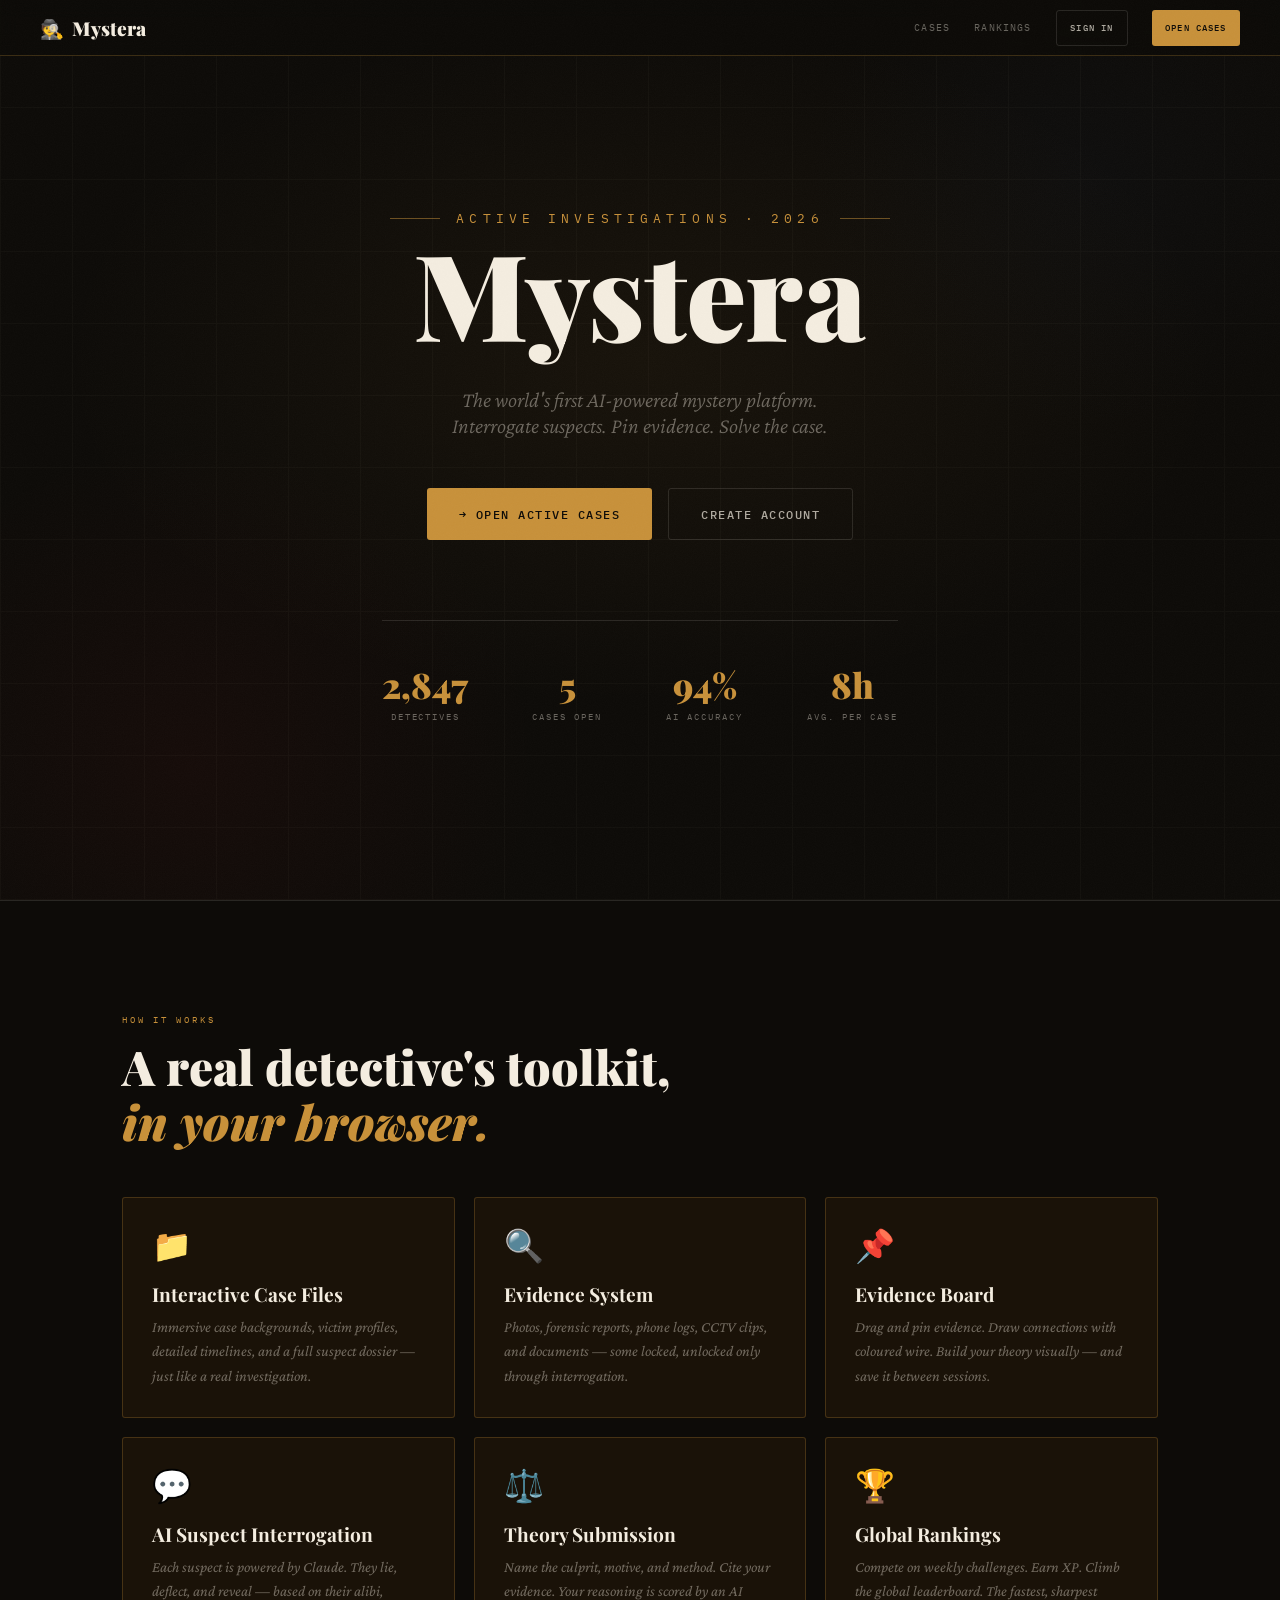
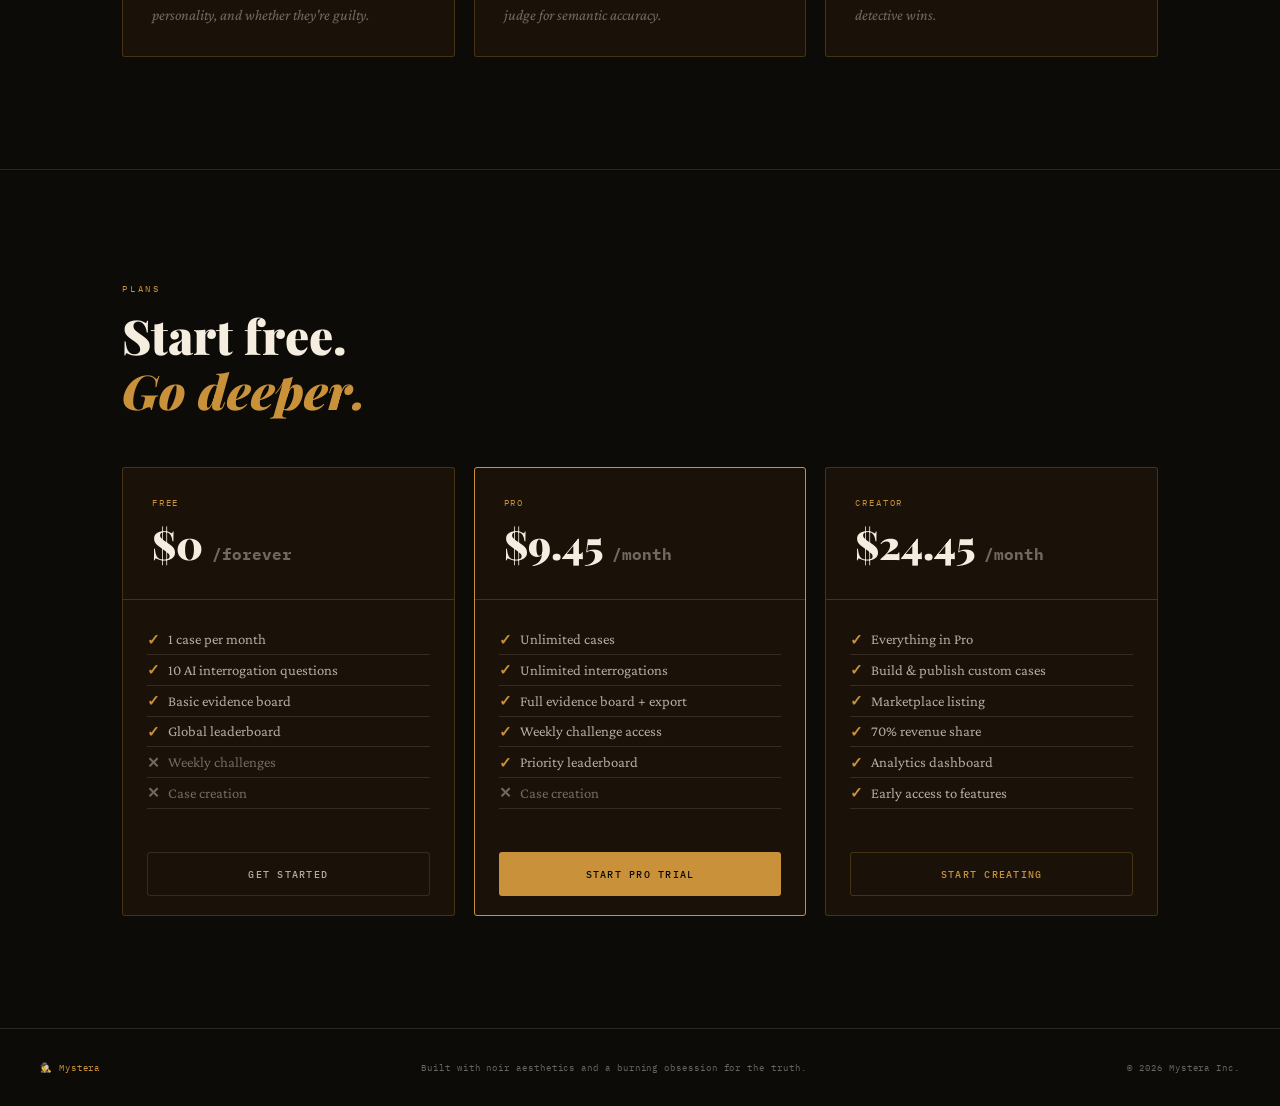
<file: frontend/index.html>
<!DOCTYPE html>
<html lang="en">

<head>
  <meta charset="UTF-8">
  <meta name="viewport" content="width=device-width, initial-scale=1.0">
  <title>Mystera — Solve The Case</title>
  <link rel="stylesheet" href="css/global.css">
  <style>
    nav {
      position: fixed;
      top: 0;
      left: 0;
      right: 0;
      z-index: 500;
      height: var(--nav-h);
      display: flex;
      align-items: center;
      justify-content: space-between;
      padding: 0 2.5rem;
      background: rgba(13, 11, 8, 0.92);
      border-bottom: 1px solid var(--amber-border);
      backdrop-filter: blur(10px);
    }

    .nav-logo {
      font-family: 'Playfair Display', serif;
      font-size: 1.2rem;
      font-weight: 900;
      color: var(--amber);
      display: flex;
      align-items: center;
      gap: 0.5rem;
      text-decoration: none;
    }

    .nav-logo span {
      color: var(--paper);
    }

    .nav-links {
      display: flex;
      align-items: center;
      gap: 1.5rem;
    }

    .nav-link {
      font-family: 'IBM Plex Mono', monospace;
      font-size: 0.62rem;
      letter-spacing: 0.12em;
      text-transform: uppercase;
      color: var(--paper-muted);
      text-decoration: none;
      transition: color var(--transition);
    }

    .nav-link:hover {
      color: var(--amber);
    }

    /* Hero */
    .hero {
      min-height: 100vh;
      position: relative;
      display: flex;
      flex-direction: column;
      align-items: center;
      justify-content: center;
      text-align: center;
      padding: 2rem;
      overflow: hidden;
    }

    .hero-bg {
      position: absolute;
      inset: 0;
      background:
        radial-gradient(ellipse 65% 55% at 50% 40%, rgba(200, 145, 58, 0.06) 0%, transparent 70%),
        radial-gradient(ellipse 45% 60% at 15% 85%, rgba(139, 26, 26, 0.07) 0%, transparent 60%),
        radial-gradient(ellipse 40% 50% at 85% 20%, rgba(46, 74, 122, 0.05) 0%, transparent 55%);
    }

    .hero-grid {
      position: absolute;
      inset: 0;
      opacity: 0.025;
      background-image:
        repeating-linear-gradient(0deg, var(--paper) 0, var(--paper) 1px, transparent 1px, transparent 72px),
        repeating-linear-gradient(90deg, var(--paper) 0, var(--paper) 1px, transparent 1px, transparent 72px);
    }

    .hero-eyebrow {
      font-family: 'IBM Plex Mono', monospace;
      font-size: 0.8rem;
      letter-spacing: 0.4em;
      text-transform: uppercase;
      color: var(--amber);
      margin-top: 2.0rem;
      margin-bottom: 0.7rem;
      display: flex;
      align-items: center;
      justify-content: center;
      gap: 1rem;
    }

    .hero-eyebrow::before,
    .hero-eyebrow::after {
      content: '';
      display: block;
      width: 50px;
      height: 1px;
      background: var(--amber);
      opacity: 0.5;
    }

    .hero-title {
      font-size: clamp(4rem, 10vw, 7.5rem);
      font-weight: 900;
      line-height: 0.9;
      color: var(--paper);
      margin-bottom: 0.6rem;
      position: relative;
    }

    .hero-title em {
      font-style: italic;
      color: var(--amber);
    }

    .hero-sub {
      font-family: 'Crimson Pro', serif;
      font-size: clamp(1.1rem, 2.5vw, 1.35rem);
      font-weight: 300;
      font-style: italic;
      color: var(--paper-muted);
      margin-bottom: 3rem;
      margin-top: 2rem;
      line-height: 1.2;
      max-width: 500px;
    }

    .hero-cta {
      display: flex;
      gap: 1rem;
      justify-content: center;
      flex-wrap: wrap;
      margin-bottom: 5rem;
    }

    .hero-stats {
      display: flex;
      gap: 4rem;
      border-top: 1px solid var(--paper-ghost);
      padding-top: 2.5rem;
      position: relative;
    }

    .stat {
      text-align: center;
    }

    .stat-num {
      font-family: 'Playfair Display', serif;
      font-size: 2.2rem;
      font-weight: 900;
      color: var(--amber);
      display: block;
    }

    .stat-lbl {
      font-family: 'IBM Plex Mono', monospace;
      font-size: 0.56rem;
      letter-spacing: 0.22em;
      text-transform: uppercase;
      color: var(--paper-muted);
      margin-top: 0.2rem;
      display: block;
    }

    /* Features */
    .section {
      padding: 7rem 2rem;
      max-width: 1100px;
      margin: 0 auto;
    }

    .section-tag {
      font-family: 'IBM Plex Mono', monospace;
      font-size: 0.58rem;
      letter-spacing: 0.3em;
      text-transform: uppercase;
      color: var(--amber);
      margin-bottom: 0.8rem;
      display: block;
    }

    .section-title {
      font-size: clamp(2rem, 4vw, 3rem);
      color: var(--paper);
      margin-bottom: 3rem;
    }

    .features-grid {
      display: grid;
      grid-template-columns: repeat(auto-fill, minmax(280px, 1fr));
      gap: 1.2rem;
    }

    .feature-card {
      background: var(--ink-mid);
      border: 1px solid var(--amber-border);
      border-radius: var(--radius);
      padding: 1.8rem;
      transition: all var(--transition);
    }

    .feature-card:hover {
      border-color: rgba(200, 145, 58, 0.5);
      transform: translateY(-3px);
      box-shadow: var(--shadow-md);
    }

    .feature-icon {
      font-size: 2rem;
      margin-bottom: 1rem;
      display: block;
    }

    .feature-title {
      font-family: 'Playfair Display', serif;
      font-size: 1.2rem;
      font-weight: 700;
      color: var(--paper);
      margin-bottom: 0.5rem;
    }

    .feature-desc {
      font-family: 'Crimson Pro', serif;
      font-size: 0.95rem;
      font-style: italic;
      color: var(--paper-muted);
      line-height: 1.6;
    }

    /* Pricing */
    .pricing-grid {
      display: grid;
      grid-template-columns: repeat(auto-fill, minmax(260px, 1fr));
      gap: 1.2rem;
    }

    .pricing-card {
      background: var(--ink-mid);
      border: 1px solid var(--amber-border);
      border-radius: var(--radius);
      overflow: hidden;
      transition: transform var(--transition);
    }

    .pricing-card:hover {
      transform: translateY(-3px);
    }

    .pricing-card.featured {
      border-color: var(--amber);
    }

    .pricing-header {
      padding: 1.8rem;
      border-bottom: 1px solid var(--amber-border);
    }

    .pricing-tier {
      font-family: 'IBM Plex Mono', monospace;
      font-size: 0.58rem;
      letter-spacing: 0.2em;
      text-transform: uppercase;
      color: var(--amber);
      margin-bottom: 0.5rem;
    }

    .pricing-price {
      font-family: 'Playfair Display', serif;
      font-size: 2.5rem;
      font-weight: 900;
      color: var(--paper);
    }

    .pricing-price span {
      font-size: 1rem;
      font-family: 'IBM Plex Mono', monospace;
      color: var(--paper-muted);
    }

    .pricing-body {
      padding: 1.5rem;
    }

    .pricing-feature {
      font-family: 'Crimson Pro', serif;
      font-size: 0.92rem;
      color: var(--paper-dim);
      padding: 0.4rem 0;
      border-bottom: 1px solid var(--paper-ghost);
      display: flex;
      align-items: center;
      gap: 0.5rem;
    }

    .pricing-feature::before {
      content: '✓';
      color: var(--amber);
      font-weight: 700;
      flex-shrink: 0;
    }

    .pricing-feature.no::before {
      content: '✕';
      color: var(--paper-muted);
    }

    .pricing-feature.no {
      color: var(--paper-muted);
    }

    .pricing-cta {
      padding: 1.2rem 1.5rem;
    }

    /* Footer */
    footer {
      border-top: 1px solid var(--paper-ghost);
      padding: 2rem 2.5rem;
      display: flex;
      align-items: center;
      justify-content: space-between;
      font-family: 'IBM Plex Mono', monospace;
      font-size: 0.58rem;
      color: var(--paper-muted);
      letter-spacing: 0.1em;
      flex-wrap: wrap;
      gap: 1rem;
    }

    .footer-logo {
      color: var(--amber);
    }
  </style>
</head>

<body>

  <nav>
    <a href="index.html" class="nav-logo">🕵️ <span>Mystera</span></a>
    <div class="nav-links">
      <a href="cases.html" class="nav-link">Cases</a>
      <a href="leaderboard.html" class="nav-link">Rankings</a>
      <a href="login.html" class="btn btn-ghost btn-sm" id="nav-login">Sign In</a>
      <a href="cases.html" class="btn btn-primary btn-sm" id="nav-cta">Open Cases</a>
    </div>
  </nav>

  <!-- HERO -->
  <section class="hero">
    <div class="hero-bg"></div>
    <div class="hero-grid"></div>
    <div style="position:relative;z-index:2;display:flex;flex-direction:column;align-items:center;">
      <div class="hero-eyebrow">Active Investigations · 2026</div>
      <h1 class="hero-title">Mystera</h1>
      <p class="hero-sub">The world's first AI-powered mystery platform.<br>Interrogate suspects. Pin evidence. Solve
        the case.</p>
      <div class="hero-cta">
        <a href="cases.html" class="btn btn-primary btn-xl">→ Open Active Cases</a>
        <a href="login.html" class="btn btn-ghost btn-xl">Create Account</a>
      </div>
      <div class="hero-stats">
        <div class="stat"><span class="stat-num">2,847</span><span class="stat-lbl">Detectives</span></div>
        <div class="stat"><span class="stat-num">5</span><span class="stat-lbl">Cases Open</span></div>
        <div class="stat"><span class="stat-num">94%</span><span class="stat-lbl">AI Accuracy</span></div>
        <div class="stat"><span class="stat-num">8h</span><span class="stat-lbl">Avg. Per Case</span></div>
      </div>
    </div>
  </section>

  <!-- FEATURES -->
  <div style="border-top: 1px solid var(--paper-ghost);">
    <section class="section">
      <span class="section-tag">How It Works</span>
      <h2 class="section-title">A real detective's toolkit,<br><em style="color:var(--amber)">in your browser.</em></h2>
      <div class="features-grid">
        <div class="feature-card">
          <span class="feature-icon">📁</span>
          <div class="feature-title">Interactive Case Files</div>
          <div class="feature-desc">Immersive case backgrounds, victim profiles, detailed timelines, and a full suspect
            dossier — just like a real investigation.</div>
        </div>
        <div class="feature-card">
          <span class="feature-icon">🔍</span>
          <div class="feature-title">Evidence System</div>
          <div class="feature-desc">Photos, forensic reports, phone logs, CCTV clips, and documents — some locked,
            unlocked only through interrogation.</div>
        </div>
        <div class="feature-card">
          <span class="feature-icon">📌</span>
          <div class="feature-title">Evidence Board</div>
          <div class="feature-desc">Drag and pin evidence. Draw connections with coloured wire. Build your theory
            visually — and save it between sessions.</div>
        </div>
        <div class="feature-card">
          <span class="feature-icon">💬</span>
          <div class="feature-title">AI Suspect Interrogation</div>
          <div class="feature-desc">Each suspect is powered by Claude. They lie, deflect, and reveal — based on their
            alibi, personality, and whether they're guilty.</div>
        </div>
        <div class="feature-card">
          <span class="feature-icon">⚖️</span>
          <div class="feature-title">Theory Submission</div>
          <div class="feature-desc">Name the culprit, motive, and method. Cite your evidence. Your reasoning is scored
            by an AI judge for semantic accuracy.</div>
        </div>
        <div class="feature-card">
          <span class="feature-icon">🏆</span>
          <div class="feature-title">Global Rankings</div>
          <div class="feature-desc">Compete on weekly challenges. Earn XP. Climb the global leaderboard. The fastest,
            sharpest detective wins.</div>
        </div>
      </div>
    </section>
  </div>

  <!-- PRICING -->
  <div style="border-top: 1px solid var(--paper-ghost);">
    <section class="section">
      <span class="section-tag">Plans</span>
      <h2 class="section-title">Start free.<br><em style="color:var(--amber)">Go deeper.</em></h2>
      <div class="pricing-grid">
        <div class="pricing-card">
          <div class="pricing-header">
            <div class="pricing-tier">Free</div>
            <div class="pricing-price">$0 <span>/forever</span></div>
          </div>
          <div class="pricing-body">
            <div class="pricing-feature">1 case per month</div>
            <div class="pricing-feature">10 AI interrogation questions</div>
            <div class="pricing-feature">Basic evidence board</div>
            <div class="pricing-feature">Global leaderboard</div>
            <div class="pricing-feature no">Weekly challenges</div>
            <div class="pricing-feature no">Case creation</div>
          </div>
          <div class="pricing-cta"><a href="login.html" class="btn btn-ghost btn-md w-full">Get Started</a></div>
        </div>
        <div class="pricing-card featured">
          <div class="pricing-header">
            <div class="pricing-tier">Pro</div>
            <div class="pricing-price">$9.45 <span>/month</span></div>
          </div>
          <div class="pricing-body">
            <div class="pricing-feature">Unlimited cases</div>
            <div class="pricing-feature">Unlimited interrogations</div>
            <div class="pricing-feature">Full evidence board + export</div>
            <div class="pricing-feature">Weekly challenge access</div>
            <div class="pricing-feature">Priority leaderboard</div>
            <div class="pricing-feature no">Case creation</div>
          </div>
          <div class="pricing-cta"><a href="login.html" class="btn btn-primary btn-md w-full">Start Pro Trial</a></div>
        </div>
        <div class="pricing-card">
          <div class="pricing-header">
            <div class="pricing-tier">Creator</div>
            <div class="pricing-price">$24.45 <span>/month</span></div>
          </div>
          <div class="pricing-body">
            <div class="pricing-feature">Everything in Pro</div>
            <div class="pricing-feature">Build & publish custom cases</div>
            <div class="pricing-feature">Marketplace listing</div>
            <div class="pricing-feature">70% revenue share</div>
            <div class="pricing-feature">Analytics dashboard</div>
            <div class="pricing-feature">Early access to features</div>
          </div>
          <div class="pricing-cta"><a href="login.html" class="btn btn-outline-amber btn-md w-full">Start Creating</a>
          </div>
        </div>
      </div>
    </section>
  </div>

  <footer>
    <span class="footer-logo">🕵️ Mystera</span>
    <span>Built with noir aesthetics and a burning obsession for the truth.</span>
    <span>&copy; 2026 Mystera Inc.</span>
  </footer>

  <div id="toast-container"></div>

  <script type="module">
    import { auth } from './js/api.js';
    if (auth.loggedIn) {
      document.getElementById('nav-login').textContent = auth.user.username;
      document.getElementById('nav-login').href = 'profile.html';
    }
  </script>
</body>

</html>
</file>
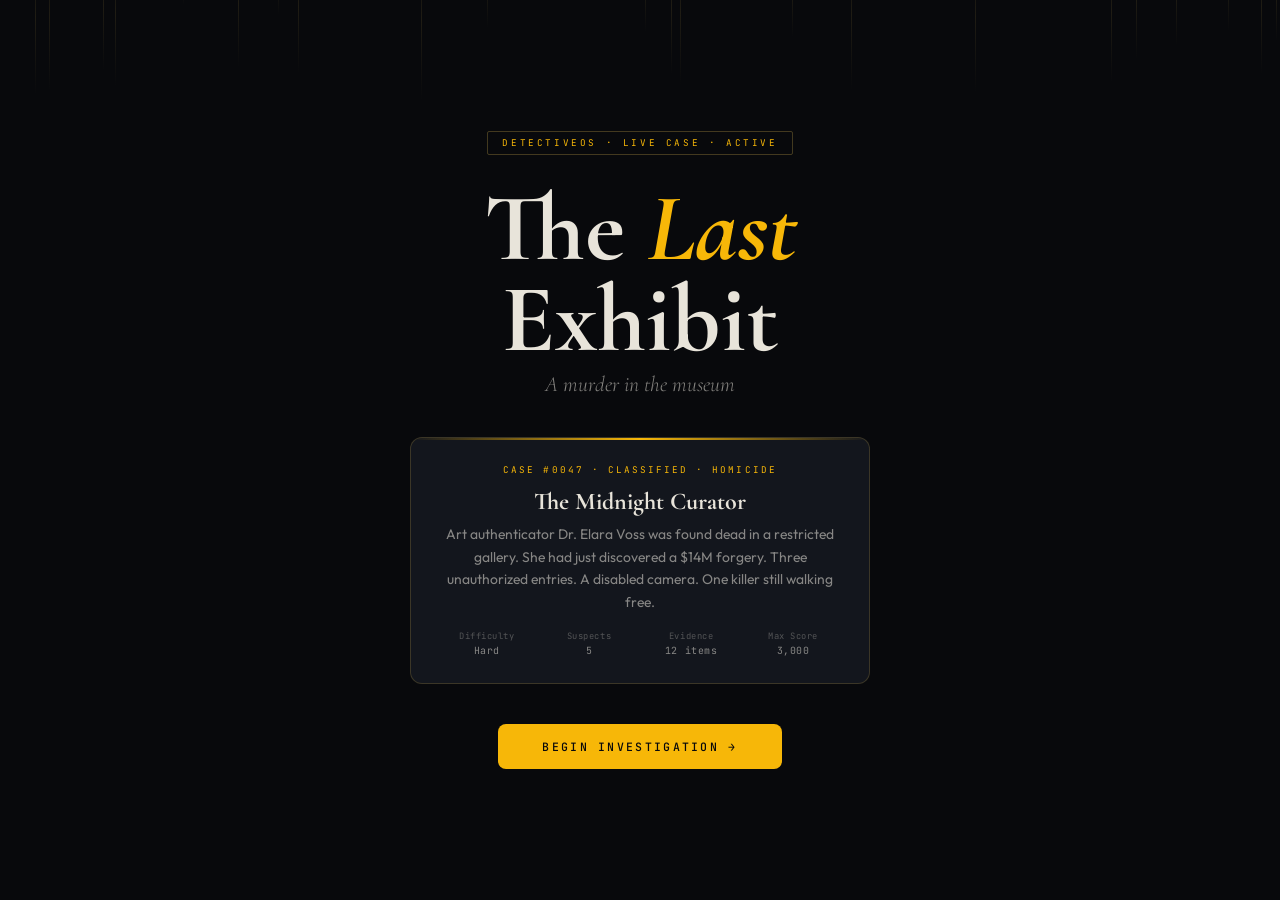
<file: prototype/index.html>
<!DOCTYPE html>
<html lang="en">

<head>
  <meta charset="UTF-8">
  <meta name="viewport" content="width=device-width, initial-scale=1.0, maximum-scale=1.0">
  <title>DetectiveOS — Case: The Last Exhibit</title>
  <link
    href="https://fonts.googleapis.com/css2?family=Cormorant+Garamond:ital,wght@0,300;0,400;0,600;0,700;1,300;1,400&family=JetBrains+Mono:wght@300;400;500&family=Outfit:wght@300;400;500;600&display=swap"
    rel="stylesheet">
  <style>
    * {
      margin: 0;
      padding: 0;
      box-sizing: border-box;
      -webkit-tap-highlight-color: transparent
    }

    :root {
      --bg: #08090c;
      --bg1: #0d0f14;
      --bg2: #13161d;
      --bg3: #181c25;
      --border: rgba(255, 255, 255, 0.07);
      --border2: rgba(255, 255, 255, 0.13);
      --text: #e8e4da;
      --text2: rgba(232, 228, 218, 0.55);
      --text3: rgba(232, 228, 218, 0.3);
      --gold: hsl(44, 94%, 50%);
      --gold2: #f5b105;
      --gold-dim: rgba(201, 168, 76, 0.13);
      --red: #c0392b;
      --red2: #e74c3c;
      --red-dim: rgba(192, 57, 43, 0.13);
      --teal2: #24a58e;
      --teal-dim: rgba(36, 165, 142, 0.12);
      --serif: 'Cormorant Garamond', Georgia, serif;
      --mono: 'JetBrains Mono', monospace;
      --sans: 'Outfit', sans-serif;
      --r: 8px;
      --r2: 12px;
    }

    html,
    body {
      height: 100%;
      background: var(--bg);
      color: var(--text);
      font-family: var(--sans);
      overflow: hidden
    }

    /* INTRO */
    #intro {
      position: fixed;
      inset: 0;
      z-index: 9999;
      background: var(--bg);
      display: flex;
      flex-direction: column;
      align-items: center;
      justify-content: center;
      text-align: center;
      padding: 2rem;
      transition: opacity .8s, visibility .8s
    }

    #intro.out {
      opacity: 0;
      visibility: hidden;
      pointer-events: none
    }

    .intro-rain {
      position: absolute;
      inset: 0;
      overflow: hidden;
      pointer-events: none
    }

    .rain-line {
      position: absolute;
      top: -60px;
      width: 1px;
      background: linear-gradient(180deg, transparent, rgba(201, 168, 76, .12), transparent);
      animation: rain linear infinite
    }

    @keyframes rain {
      to {
        transform: translateY(110vh)
      }
    }

    .i-badge {
      font-family: var(--mono);
      font-size: .58rem;
      letter-spacing: .28em;
      text-transform: uppercase;
      color: var(--gold);
      border: 1px solid rgba(201, 168, 76, .3);
      padding: 5px 14px;
      border-radius: 2px;
      margin-bottom: 1.75rem;
      animation: fu .8s both
    }

    .i-title {
      font-family: var(--serif);
      font-size: clamp(3rem, 9vw, 6rem);
      font-weight: 700;
      line-height: .95;
      color: var(--text);
      margin-bottom: .4rem;
      animation: fu .8s .12s both
    }

    .i-title em {
      color: var(--gold);
      font-style: italic
    }

    .i-sub {
      font-family: var(--serif);
      font-size: clamp(.95rem, 2.5vw, 1.35rem);
      font-weight: 300;
      font-style: italic;
      color: var(--text2);
      margin-bottom: 2.5rem;
      animation: fu .8s .22s both
    }

    .i-card {
      background: var(--bg2);
      border: 1px solid rgba(201, 168, 76, .22);
      border-radius: var(--r2);
      padding: 1.6rem 1.8rem;
      max-width: 460px;
      width: 100%;
      margin-bottom: 2.5rem;
      position: relative;
      overflow: hidden;
      animation: fu .8s .32s both
    }

    .i-card::before {
      content: '';
      position: absolute;
      top: 0;
      left: 0;
      right: 0;
      height: 2px;
      background: linear-gradient(90deg, transparent, var(--gold), transparent)
    }

    .i-case-num {
      font-family: var(--mono);
      font-size: .58rem;
      letter-spacing: .22em;
      color: var(--gold);
      text-transform: uppercase;
      margin-bottom: .7rem
    }

    .i-case-name {
      font-family: var(--serif);
      font-size: 1.5rem;
      font-weight: 700;
      color: var(--text);
      margin-bottom: .4rem
    }

    .i-case-desc {
      font-size: .87rem;
      color: var(--text2);
      line-height: 1.65;
      margin-bottom: 1rem
    }

    .i-meta {
      display: grid;
      grid-template-columns: repeat(4, 1fr);
      gap: .5rem
    }

    .i-meta-item {
      font-family: var(--mono);
      font-size: .55rem;
      letter-spacing: .06em;
      color: var(--text3)
    }

    .i-meta-item span {
      color: var(--text2);
      display: block;
      margin-top: 2px;
      font-size: .62rem
    }

    .i-btn {
      background: var(--gold);
      border: none;
      border-radius: var(--r);
      padding: .95rem 2.8rem;
      font-family: var(--mono);
      font-size: .72rem;
      letter-spacing: .2em;
      text-transform: uppercase;
      color: #08090c;
      font-weight: 500;
      cursor: pointer;
      transition: all .2s;
      animation: fu .8s .42s both
    }

    .i-btn:hover {
      background: var(--gold2);
      transform: translateY(-2px);
      box-shadow: 0 8px 24px rgba(201, 168, 76, .25)
    }

    @keyframes fu {
      from {
        opacity: 0;
        transform: translateY(16px)
      }

      to {
        opacity: 1;
        transform: translateY(0)
      }
    }

    /* APP SHELL */
    #app {
      display: flex;
      flex-direction: column;
      height: 100vh;
      overflow: hidden
    }

    /* NAV */
    .nav {
      height: 50px;
      background: rgba(8, 9, 12, .96);
      border-bottom: 1px solid var(--border);
      display: flex;
      align-items: center;
      padding: 0 .85rem;
      gap: .6rem;
      flex-shrink: 0;
      backdrop-filter: blur(12px);
      z-index: 50
    }

    .nav-logo {
      font-family: var(--serif);
      font-size: 1.05rem;
      font-weight: 700;
      color: var(--gold);
      letter-spacing: .04em;
      white-space: nowrap;
      display: flex;
      align-items: center;
      gap: 5px
    }

    .nav-sep {
      width: 1px;
      height: 22px;
      background: var(--border);
      flex-shrink: 0
    }

    .nav-case-label {
      font-family: var(--mono);
      font-size: .6rem;
      letter-spacing: .07em;
      color: var(--text3);
      white-space: nowrap;
      display: none
    }

    .nav-case-label b {
      color: var(--text2)
    }

    @media(min-width:480px) {
      .nav-case-label {
        display: block
      }
    }

    .nav-sp {
      flex: 1
    }

    .nav-timer {
      font-family: var(--mono);
      font-size: .75rem;
      color: var(--red2);
      letter-spacing: .06em;
      display: flex;
      align-items: center;
      gap: 4px;
      white-space: nowrap
    }

    .nav-timer::before {
      content: '';
      width: 5px;
      height: 5px;
      border-radius: 50%;
      background: var(--red2);
      animation: blink 1s infinite;
      flex-shrink: 0
    }

    @keyframes blink {

      0%,
      100% {
        opacity: 1
      }

      50% {
        opacity: .25
      }
    }

    .nav-pts {
      font-family: var(--mono);
      font-size: .65rem;
      background: var(--gold-dim);
      border: 1px solid rgba(201, 168, 76, .22);
      color: var(--gold2);
      padding: 4px 9px;
      border-radius: 4px;
      white-space: nowrap
    }

    .nav-hint-btn {
      background: none;
      border: 1px solid var(--border2);
      border-radius: 6px;
      color: var(--text2);
      font-family: var(--mono);
      font-size: .58rem;
      padding: 5px 9px;
      cursor: pointer;
      letter-spacing: .07em;
      transition: all .2s;
      white-space: nowrap
    }

    .nav-hint-btn:hover {
      border-color: var(--gold);
      color: var(--gold)
    }

    /* PHASE BAR */
    .pbar {
      background: var(--bg1);
      border-bottom: 1px solid var(--border);
      display: flex;
      overflow-x: auto;
      scrollbar-width: none;
      flex-shrink: 0
    }

    .pbar::-webkit-scrollbar {
      display: none
    }

    .pbtn {
      flex-shrink: 0;
      display: flex;
      align-items: center;
      gap: 5px;
      padding: .65rem 1rem;
      font-family: var(--mono);
      font-size: .6rem;
      letter-spacing: .1em;
      text-transform: uppercase;
      color: var(--text3);
      border: none;
      background: none;
      cursor: pointer;
      transition: all .2s;
      border-bottom: 2px solid transparent;
      white-space: nowrap;
      position: relative
    }

    .pbtn:hover {
      color: var(--text2);
      background: rgba(255, 255, 255, .025)
    }

    .pbtn.active {
      color: var(--gold);
      border-bottom-color: var(--gold)
    }

    .pbtn .dot {
      position: absolute;
      top: 7px;
      right: 5px;
      width: 5px;
      height: 5px;
      border-radius: 50%;
      background: var(--red2)
    }

    .pbar-progress {
      margin-left: auto;
      flex-shrink: 0;
      display: flex;
      align-items: center;
      padding: 0 1rem;
      gap: .5rem;
      border-left: 1px solid var(--border)
    }

    .pp-lbl {
      font-family: var(--mono);
      font-size: .56rem;
      color: var(--text3);
      letter-spacing: .08em;
      white-space: nowrap
    }

    .pp-bar {
      width: 72px;
      height: 3px;
      background: rgba(255, 255, 255, .07);
      border-radius: 2px
    }

    .pp-fill {
      height: 100%;
      border-radius: 2px;
      background: var(--gold);
      transition: width .5s ease
    }

    /* PANELS */
    .panel-host {
      flex: 1;
      overflow: hidden;
      position: relative
    }

    .panel {
      position: absolute;
      inset: 0;
      overflow-y: auto;
      display: none;
      overscroll-behavior: contain
    }

    .panel.active {
      display: block
    }

    /* SCROLLBAR */
    ::-webkit-scrollbar {
      width: 3px;
      height: 3px
    }

    ::-webkit-scrollbar-track {
      background: transparent
    }

    ::-webkit-scrollbar-thumb {
      background: rgba(255, 255, 255, .1);
      border-radius: 2px
    }

    /* ── BRIEFING ── */
    .brief-wrap {
      max-width: 880px;
      margin: 0 auto;
      padding: 1.25rem 1rem 4rem
    }

    .case-hero {
      background: var(--bg2);
      border: 1px solid var(--border);
      border-radius: var(--r2);
      overflow: hidden;
      margin-bottom: 1rem
    }

    .hero-banner {
      height: 120px;
      background: linear-gradient(135deg, #0c1018, #180b08, #0c1018);
      display: flex;
      align-items: center;
      justify-content: center;
      position: relative;
      overflow: hidden
    }

    .hero-banner::before {
      content: '';
      position: absolute;
      inset: 0;
      background: repeating-linear-gradient(45deg, transparent, transparent 28px, rgba(201, 168, 76, .025) 28px, rgba(201, 168, 76, .025) 29px)
    }

    .hero-ghost {
      font-family: var(--serif);
      font-size: clamp(2.5rem, 7vw, 4rem);
      font-weight: 700;
      font-style: italic;
      color: rgba(201, 168, 76, .06);
      letter-spacing: .06em;
      user-select: none
    }

    .hero-body {
      padding: 1.1rem 1.35rem
    }

    .tag-row {
      display: flex;
      flex-wrap: wrap;
      gap: .4rem;
      margin-bottom: .75rem
    }

    .ctag {
      font-family: var(--mono);
      font-size: .55rem;
      letter-spacing: .12em;
      text-transform: uppercase;
      padding: 3px 8px;
      border-radius: 3px
    }

    .ct-red {
      background: var(--red-dim);
      color: var(--red2);
      border: 1px solid rgba(192, 57, 43, .28)
    }

    .ct-gold {
      background: var(--gold-dim);
      color: var(--gold2);
      border: 1px solid rgba(201, 168, 76, .25)
    }

    .ct-teal {
      background: var(--teal-dim);
      color: var(--teal2);
      border: 1px solid rgba(36, 165, 142, .25)
    }

    .ct-grey {
      background: rgba(255, 255, 255, .04);
      color: var(--text2);
      border: 1px solid var(--border)
    }

    .hero-title {
      font-family: var(--serif);
      font-size: clamp(1.4rem, 4vw, 2rem);
      font-weight: 700;
      color: var(--text);
      margin-bottom: .35rem
    }

    .hero-desc {
      font-size: .87rem;
      color: var(--text2);
      line-height: 1.68;
      max-width: 660px
    }

    .info-grid {
      display: grid;
      grid-template-columns: repeat(auto-fit, minmax(190px, 1fr));
      gap: .75rem;
      margin-bottom: 1rem
    }

    .icard {
      background: var(--bg2);
      border: 1px solid var(--border);
      border-radius: var(--r);
      padding: .9rem 1rem;
      position: relative;
      overflow: hidden
    }

    .icard::before {
      content: '';
      position: absolute;
      top: 0;
      left: 0;
      width: 2px;
      height: 100%;
      background: var(--gold)
    }

    .icard-lbl {
      font-family: var(--mono);
      font-size: .55rem;
      letter-spacing: .15em;
      text-transform: uppercase;
      color: var(--text3);
      margin-bottom: .4rem
    }

    .icard-val {
      font-family: var(--serif);
      font-size: .95rem;
      font-weight: 600;
      color: var(--text);
      margin-bottom: .2rem
    }

    .icard-sub {
      font-size: .75rem;
      color: var(--text2)
    }

    .sec-head {
      font-family: var(--mono);
      font-size: .6rem;
      letter-spacing: .2em;
      text-transform: uppercase;
      color: var(--gold);
      display: flex;
      align-items: center;
      gap: .65rem;
      margin-bottom: .85rem
    }

    .sec-head::after {
      content: '';
      flex: 1;
      height: 1px;
      background: rgba(201, 168, 76, .18)
    }

    .timeline-box {
      background: var(--bg2);
      border: 1px solid var(--border);
      border-radius: var(--r2);
      padding: .85rem 1.1rem;
      margin-bottom: 1.25rem
    }

    .tl-item {
      display: flex;
      gap: .85rem;
      padding: .75rem 0;
      border-bottom: 1px solid var(--border)
    }

    .tl-item:last-child {
      border-bottom: none
    }

    .tl-time {
      font-family: var(--mono);
      font-size: .65rem;
      color: var(--gold);
      min-width: 55px;
      padding-top: 2px;
      flex-shrink: 0
    }

    .tl-conn {
      display: flex;
      flex-direction: column;
      align-items: center;
      flex-shrink: 0
    }

    .tl-dot {
      width: 9px;
      height: 9px;
      border-radius: 50%;
      border: 2px solid rgba(255, 255, 255, .18);
      flex-shrink: 0;
      margin-top: 2px
    }

    .tl-dot.gold {
      background: var(--gold);
      border-color: var(--gold)
    }

    .tl-dot.red {
      background: var(--red2);
      border-color: var(--red2)
    }

    .tl-line {
      width: 1px;
      flex: 1;
      background: rgba(255, 255, 255, .06);
      margin-top: 3px
    }

    .tl-body {
      flex: 1
    }

    .tl-ev {
      font-size: .84rem;
      font-weight: 500;
      color: var(--text);
      margin-bottom: 2px
    }

    .tl-note {
      font-family: var(--mono);
      font-size: .62rem;
      color: var(--text3)
    }

    .tl-flag {
      display: inline-flex;
      align-items: center;
      gap: 3px;
      font-family: var(--mono);
      font-size: .55rem;
      letter-spacing: .08em;
      text-transform: uppercase;
      background: var(--red-dim);
      color: var(--red2);
      border: 1px solid rgba(192, 57, 43, .28);
      padding: 2px 6px;
      border-radius: 3px;
      margin-top: 3px
    }

    .s-grid {
      display: grid;
      grid-template-columns: repeat(auto-fill, minmax(150px, 1fr));
      gap: .65rem
    }

    .sc {
      background: var(--bg2);
      border: 1px solid var(--border);
      border-radius: var(--r);
      padding: .85rem;
      cursor: pointer;
      transition: all .2s;
      position: relative;
      overflow: hidden
    }

    .sc::before {
      content: '';
      position: absolute;
      top: 0;
      left: 0;
      right: 0;
      height: 2px;
      background: transparent;
      transition: background .2s
    }

    .sc:hover {
      border-color: var(--border2);
      transform: translateY(-2px)
    }

    .sc:hover::before {
      background: rgba(201, 168, 76, .35)
    }

    .sc.flagged::before {
      background: var(--red2)
    }

    .sc.flagged {
      border-color: rgba(192, 57, 43, .28)
    }

    .sc-av {
      width: 40px;
      height: 40px;
      border-radius: 50%;
      background: var(--bg3);
      border: 1px solid var(--border2);
      display: flex;
      align-items: center;
      justify-content: center;
      font-size: 1.15rem;
      margin-bottom: .6rem
    }

    .sc-name {
      font-size: .82rem;
      font-weight: 600;
      color: var(--text);
      margin-bottom: 2px
    }

    .sc-role {
      font-family: var(--mono);
      font-size: .58rem;
      color: var(--text3);
      margin-bottom: .55rem
    }

    .sc-tags {
      display: flex;
      flex-wrap: wrap;
      gap: .3rem
    }

    /* ── EVIDENCE ── */
    .ev-wrap {
      padding: 1rem;
      max-width: 960px;
      margin: 0 auto 4rem
    }

    .ev-filters {
      display: flex;
      gap: .35rem;
      flex-wrap: wrap;
      margin-bottom: .9rem;
      padding-bottom: .7rem;
      border-bottom: 1px solid var(--border)
    }

    .ev-fb {
      font-family: var(--mono);
      font-size: .58rem;
      letter-spacing: .1em;
      text-transform: uppercase;
      padding: 5px 11px;
      border: 1px solid var(--border);
      border-radius: 4px;
      background: none;
      color: var(--text3);
      cursor: pointer;
      transition: all .2s
    }

    .ev-fb:hover {
      border-color: var(--border2);
      color: var(--text2)
    }

    .ev-fb.active {
      border-color: var(--gold);
      color: var(--gold);
      background: var(--gold-dim)
    }

    .ev-grid {
      display: grid;
      grid-template-columns: repeat(auto-fill, minmax(160px, 1fr));
      gap: .75rem
    }

    .ev-card {
      background: var(--bg2);
      border: 1px solid var(--border);
      border-radius: var(--r);
      overflow: hidden;
      cursor: pointer;
      transition: all .22s
    }

    .ev-card:hover {
      border-color: rgba(201, 168, 76, .32);
      transform: translateY(-2px)
    }

    .ev-card.collected {
      border-color: rgba(201, 168, 76, .45)
    }

    .ev-thumb {
      height: 100px;
      background: var(--bg3);
      display: flex;
      align-items: center;
      justify-content: center;
      font-size: 2.2rem;
      position: relative
    }

    .ev-type-lbl {
      position: absolute;
      top: 6px;
      left: 6px;
      font-family: var(--mono);
      font-size: .5rem;
      letter-spacing: .1em;
      text-transform: uppercase;
      padding: 2px 5px;
      border-radius: 3px
    }

    .ev-collected-lbl {
      position: absolute;
      top: 6px;
      right: 6px;
      font-family: var(--mono);
      font-size: .52rem;
      background: rgba(201, 168, 76, .18);
      color: var(--gold2);
      border: 1px solid rgba(201, 168, 76, .28);
      padding: 2px 5px;
      border-radius: 3px;
      display: none
    }

    .ev-card.collected .ev-collected-lbl {
      display: block
    }

    .ev-info {
      padding: .7rem
    }

    .ev-title {
      font-size: .78rem;
      font-weight: 500;
      color: var(--text);
      margin-bottom: 2px;
      line-height: 1.3
    }

    .ev-meta {
      font-family: var(--mono);
      font-size: .58rem;
      color: var(--text3)
    }

    .ev-rel {
      margin-top: .45rem;
      height: 2px;
      background: rgba(255, 255, 255, .06);
      border-radius: 2px
    }

    .ev-rel-fill {
      height: 100%;
      border-radius: 2px;
      background: linear-gradient(90deg, var(--teal2), var(--gold))
    }

    /* Lightbox */
    .lightbox {
      position: fixed;
      inset: 0;
      z-index: 200;
      background: rgba(4, 5, 8, .92);
      display: none;
      align-items: center;
      justify-content: center;
      padding: 1rem;
      backdrop-filter: blur(6px)
    }

    .lightbox.show {
      display: flex
    }

    .lb-box {
      background: var(--bg2);
      border: 1px solid rgba(201, 168, 76, .22);
      border-radius: var(--r2);
      max-width: 540px;
      width: 100%;
      max-height: 90vh;
      overflow-y: auto;
      position: relative
    }

    .lb-header {
      padding: 1.1rem 1.35rem .65rem;
      border-bottom: 1px solid var(--border);
      display: flex;
      align-items: flex-start;
      justify-content: space-between;
      gap: .75rem
    }

    .lb-title {
      font-family: var(--serif);
      font-size: 1.15rem;
      font-weight: 700;
      color: var(--text)
    }

    .lb-close {
      background: none;
      border: 1px solid var(--border);
      border-radius: 6px;
      color: var(--text2);
      cursor: pointer;
      width: 30px;
      height: 30px;
      display: flex;
      align-items: center;
      justify-content: center;
      font-size: .9rem;
      flex-shrink: 0;
      transition: all .2s
    }

    .lb-close:hover {
      border-color: var(--red2);
      color: var(--red2)
    }

    .lb-body {
      padding: 1.1rem 1.35rem
    }

    .lb-icon-big {
      font-size: 3rem;
      margin-bottom: .85rem;
      text-align: center
    }

    .lb-content {
      font-size: .82rem;
      color: var(--text2);
      line-height: 1.72;
      white-space: pre-line;
      font-family: var(--mono)
    }

    .lb-tags {
      display: flex;
      flex-wrap: wrap;
      gap: .35rem;
      margin-bottom: .85rem
    }

    .lb-row {
      display: flex;
      justify-content: space-between;
      padding: .45rem 0;
      border-bottom: 1px solid var(--border);
      font-size: .8rem
    }

    .lb-row:last-child {
      border-bottom: none
    }

    .lb-row-lbl {
      color: var(--text3);
      font-family: var(--mono);
      font-size: .6rem
    }

    .lb-row-val {
      color: var(--text);
      font-weight: 500
    }

    .lb-collect-btn {
      width: 100%;
      margin-top: 1.1rem;
      padding: .8rem;
      background: var(--gold);
      border: none;
      border-radius: var(--r);
      font-family: var(--mono);
      font-size: .68rem;
      letter-spacing: .15em;
      text-transform: uppercase;
      color: #08090c;
      font-weight: 500;
      cursor: pointer;
      transition: all .2s
    }

    .lb-collect-btn:hover {
      background: var(--gold2)
    }

    .lb-collect-btn.done {
      background: var(--teal-dim);
      color: var(--teal2);
      border: 1px solid rgba(36, 165, 142, .3);
      cursor: default
    }

    /* ── BOARD ── */
    .board-wrap {
      display: flex;
      flex-direction: column;
      height: 100%
    }

    .btoolbar {
      padding: .55rem .85rem;
      background: var(--bg1);
      border-bottom: 1px solid var(--border);
      display: flex;
      align-items: center;
      gap: .4rem;
      flex-wrap: wrap;
      flex-shrink: 0
    }

    .btool {
      font-family: var(--mono);
      font-size: .58rem;
      letter-spacing: .1em;
      text-transform: uppercase;
      padding: 5px 10px;
      border: 1px solid var(--border);
      border-radius: 4px;
      background: none;
      color: var(--text3);
      cursor: pointer;
      transition: all .2s
    }

    .btool:hover {
      border-color: var(--gold);
      color: var(--gold)
    }

    .btool.on {
      background: var(--gold-dim);
      border-color: var(--gold);
      color: var(--gold2)
    }

    .bhint {
      font-family: var(--mono);
      font-size: .6rem;
      color: var(--text3);
      padding: .4rem .85rem;
      background: rgba(201, 168, 76, .03);
      border-bottom: 1px solid var(--border);
      flex-shrink: 0;
      letter-spacing: .04em
    }

    #boardCanvas {
      flex: 1;
      position: relative;
      overflow: hidden;
      background: var(--bg);
      background-image: radial-gradient(rgba(255, 255, 255, .022) 1px, transparent 1px);
      background-size: 26px 26px
    }

    #boardSvg {
      position: absolute;
      inset: 0;
      pointer-events: none;
      overflow: visible
    }

    .bnode {
      position: absolute;
      background: var(--bg2);
      border: 1px solid var(--border2);
      border-radius: var(--r);
      padding: .6rem .8rem;
      cursor: grab;
      user-select: none;
      transition: border-color .2s, box-shadow .2s;
      min-width: 115px;
      max-width: 148px
    }

    .bnode:hover {
      border-color: rgba(201, 168, 76, .4);
      box-shadow: 0 4px 20px rgba(0, 0, 0, .5)
    }

    .bnode:active {
      cursor: grabbing
    }

    .bnode.sel {
      border-color: var(--gold);
      box-shadow: 0 0 0 2px rgba(201, 168, 76, .18)
    }

    .bnode.type-victim {
      border-top: 2px solid #7ec8e3
    }

    .bnode.type-suspect {
      border-top: 2px solid var(--red2)
    }

    .bnode.type-evidence {
      border-top: 2px solid var(--gold)
    }

    .bnode.type-note {
      border-top: 2px solid var(--teal2)
    }

    .bnode-type {
      font-family: var(--mono);
      font-size: .5rem;
      letter-spacing: .1em;
      text-transform: uppercase;
      opacity: .38;
      margin-bottom: 2px
    }

    .bnode-lbl {
      font-size: .75rem;
      font-weight: 500;
      color: var(--text);
      line-height: 1.3
    }

    .bnode-del {
      position: absolute;
      top: -7px;
      right: -7px;
      width: 16px;
      height: 16px;
      border-radius: 50%;
      background: var(--red);
      color: white;
      font-size: .6rem;
      display: none;
      align-items: center;
      justify-content: center;
      cursor: pointer;
      border: none;
      z-index: 1
    }

    .bnode:hover .bnode-del {
      display: flex
    }

    /* ── INTERROGATION ── */
    .inq-layout {
      display: grid;
      grid-template-columns: 185px 1fr;
      height: 100%;
      overflow: hidden
    }

    @media(max-width:580px) {
      .inq-layout {
        grid-template-columns: 1fr
      }

      .inq-sb {
        display: none !important
      }
    }

    .inq-sb {
      background: var(--bg1);
      border-right: 1px solid var(--border);
      overflow-y: auto;
      padding: .65rem;
      display: flex;
      flex-direction: column;
      gap: .3rem
    }

    .inq-sb-lbl {
      font-family: var(--mono);
      font-size: .55rem;
      letter-spacing: .15em;
      text-transform: uppercase;
      color: var(--text3);
      padding: .2rem .4rem;
      margin-bottom: .2rem
    }

    .srow {
      display: flex;
      align-items: center;
      gap: .6rem;
      padding: .55rem .65rem;
      border-radius: var(--r);
      cursor: pointer;
      transition: all .15s;
      border: 1px solid transparent
    }

    .srow:hover {
      background: rgba(255, 255, 255, .03)
    }

    .srow.active {
      background: var(--red-dim);
      border-color: rgba(192, 57, 43, .22)
    }

    .srow-av {
      width: 32px;
      height: 32px;
      border-radius: 50%;
      background: var(--bg3);
      border: 1px solid var(--border);
      display: flex;
      align-items: center;
      justify-content: center;
      font-size: .85rem;
      flex-shrink: 0
    }

    .srow-name {
      font-size: .77rem;
      font-weight: 500;
      color: var(--text)
    }

    .srow-st {
      font-family: var(--mono);
      font-size: .55rem;
      color: var(--text3)
    }

    .srow-st.tense {
      color: var(--red2)
    }

    .srow-st.calm {
      color: var(--teal2)
    }

    .inq-main {
      display: flex;
      flex-direction: column;
      overflow: hidden
    }

    .inq-hdr {
      padding: .8rem 1.1rem;
      background: var(--bg1);
      border-bottom: 1px solid var(--border);
      display: flex;
      align-items: center;
      gap: .8rem;
      flex-shrink: 0;
      flex-wrap: wrap
    }

    .inq-av {
      width: 42px;
      height: 42px;
      border-radius: 50%;
      background: var(--red-dim);
      border: 1px solid rgba(192, 57, 43, .28);
      display: flex;
      align-items: center;
      justify-content: center;
      font-size: 1.25rem;
      flex-shrink: 0
    }

    .inq-name {
      font-family: var(--serif);
      font-size: .95rem;
      font-weight: 700;
      color: var(--text)
    }

    .inq-role {
      font-family: var(--mono);
      font-size: .58rem;
      color: var(--text3);
      margin-top: 1px
    }

    .stress-w {
      margin-left: auto;
      text-align: right
    }

    .stress-lbl {
      font-family: var(--mono);
      font-size: .55rem;
      letter-spacing: .08em;
      text-transform: uppercase;
      color: var(--text3);
      margin-bottom: 3px
    }

    .stress-track {
      width: 80px;
      height: 3px;
      background: rgba(255, 255, 255, .07);
      border-radius: 2px
    }

    .stress-fill {
      height: 100%;
      border-radius: 2px;
      transition: width 1s ease, background 1s ease
    }

    .stress-val {
      font-family: var(--mono);
      font-size: .58rem;
      color: var(--text3);
      margin-top: 2px;
      text-align: right
    }

    .chat-scroll {
      flex: 1;
      overflow-y: auto;
      padding: 1.1rem;
      display: flex;
      flex-direction: column;
      gap: .9rem;
      scroll-behavior: smooth
    }

    .msg-w {
      display: flex;
      gap: .6rem;
      max-width: 86%;
      animation: mIn .28s ease
    }

    @keyframes mIn {
      from {
        opacity: 0;
        transform: translateY(7px)
      }

      to {
        opacity: 1;
        transform: translateY(0)
      }
    }

    .msg-w.me {
      flex-direction: row-reverse;
      margin-left: auto
    }

    .msg-av {
      width: 28px;
      height: 28px;
      border-radius: 50%;
      background: var(--bg3);
      border: 1px solid var(--border);
      display: flex;
      align-items: center;
      justify-content: center;
      font-size: .75rem;
      flex-shrink: 0;
      margin-top: 14px
    }

    .msg-w.me .msg-av {
      background: rgba(201, 168, 76, .12);
      border-color: rgba(201, 168, 76, .22)
    }

    .msg-who {
      font-family: var(--mono);
      font-size: .56rem;
      color: var(--text3);
      margin-bottom: 3px
    }

    .msg-w.me .msg-who {
      text-align: right
    }

    .msg-bbl {
      background: var(--bg2);
      border: 1px solid var(--border);
      border-radius: var(--r);
      padding: .65rem .85rem;
      font-size: .83rem;
      color: var(--text2);
      line-height: 1.63
    }

    .msg-w.me .msg-bbl {
      background: rgba(201, 168, 76, .06);
      border-color: rgba(201, 168, 76, .18);
      color: var(--text)
    }

    .lie-tag {
      display: inline-flex;
      align-items: center;
      gap: 3px;
      font-family: var(--mono);
      font-size: .52rem;
      letter-spacing: .08em;
      text-transform: uppercase;
      background: var(--red-dim);
      color: var(--red2);
      border: 1px solid rgba(192, 57, 43, .28);
      padding: 2px 5px;
      border-radius: 3px;
      margin-top: 5px;
      cursor: help
    }

    .sys-m {
      text-align: center;
      padding: .4rem;
      font-family: var(--mono);
      font-size: .6rem;
      color: var(--text3);
      font-style: italic;
      border-bottom: 1px solid var(--border);
      margin: 0 .75rem
    }

    .typing-w {
      display: none;
      align-items: center;
      gap: .6rem;
      padding: 0 1.1rem .4rem
    }

    .typing-w.show {
      display: flex
    }

    .t-av {
      width: 28px;
      height: 28px;
      border-radius: 50%;
      background: var(--bg2);
      border: 1px solid var(--border);
      display: flex;
      align-items: center;
      justify-content: center;
      font-size: .75rem;
      flex-shrink: 0
    }

    .tdots {
      display: flex;
      gap: 3px;
      align-items: center
    }

    .tdot {
      width: 4px;
      height: 4px;
      border-radius: 50%;
      background: rgba(255, 255, 255, .2);
      animation: tdot 1.4s infinite
    }

    .tdot:nth-child(2) {
      animation-delay: .2s
    }

    .tdot:nth-child(3) {
      animation-delay: .4s
    }

    @keyframes tdot {

      0%,
      60%,
      100% {
        opacity: .22;
        transform: translateY(0)
      }

      30% {
        opacity: 1;
        transform: translateY(-3px)
      }
    }

    .q-area {
      padding: .75rem 1rem;
      border-top: 1px solid var(--border);
      background: var(--bg1);
      flex-shrink: 0
    }

    .q-lbl {
      font-family: var(--mono);
      font-size: .55rem;
      letter-spacing: .12em;
      text-transform: uppercase;
      color: var(--text3);
      margin-bottom: .55rem
    }

    .q-chips {
      display: flex;
      flex-wrap: wrap;
      gap: .35rem
    }

    .q-chip {
      font-family: var(--mono);
      font-size: .62rem;
      padding: 5px 12px;
      border: 1px solid var(--border);
      border-radius: 18px;
      background: none;
      color: var(--text3);
      cursor: pointer;
      transition: all .2s
    }

    .q-chip:hover {
      border-color: var(--gold);
      color: var(--gold);
      background: var(--gold-dim)
    }

    .q-chip.used {
      opacity: .28;
      cursor: default
    }

    .q-chip.used:hover {
      border-color: var(--border);
      color: var(--text3);
      background: none
    }

    /* ── THEORY ── */
    .theory-wrap {
      max-width: 660px;
      margin: 0 auto;
      padding: 1.25rem 1rem 5rem
    }

    .th-block {
      background: var(--bg2);
      border: 1px solid var(--border);
      border-radius: var(--r2);
      padding: 1.35rem;
      margin-bottom: .85rem
    }

    .th-head {
      font-family: var(--mono);
      font-size: .6rem;
      letter-spacing: .18em;
      text-transform: uppercase;
      color: var(--gold);
      display: flex;
      align-items: center;
      gap: .65rem;
      margin-bottom: 1rem
    }

    .th-head::after {
      content: '';
      flex: 1;
      height: 1px;
      background: rgba(201, 168, 76, .14)
    }

    .culprit-grid {
      display: grid;
      grid-template-columns: repeat(auto-fill, minmax(118px, 1fr));
      gap: .5rem
    }

    .culprit-c {
      background: var(--bg3);
      border: 1.5px solid var(--border);
      border-radius: var(--r);
      padding: .75rem .6rem;
      text-align: center;
      cursor: pointer;
      transition: all .2s
    }

    .culprit-c:hover {
      border-color: rgba(192, 57, 43, .35);
      background: var(--red-dim)
    }

    .culprit-c.sel {
      border-color: var(--red2);
      background: var(--red-dim);
      box-shadow: 0 0 0 2px rgba(192, 57, 43, .12)
    }

    .culprit-em {
      font-size: 1.4rem;
      margin-bottom: .35rem
    }

    .culprit-name {
      font-size: .75rem;
      font-weight: 600;
      color: var(--text)
    }

    .th-sel {
      width: 100%;
      background: var(--bg3);
      border: 1px solid var(--border);
      border-radius: var(--r);
      padding: .65rem .85rem;
      color: var(--text);
      font-family: var(--sans);
      font-size: .83rem;
      appearance: none;
      cursor: pointer;
      margin-bottom: .6rem;
      transition: border-color .2s
    }

    .th-sel:focus {
      outline: none;
      border-color: rgba(201, 168, 76, .38)
    }

    .th-sel option {
      background: #13161d
    }

    .ev-list {
      display: flex;
      flex-direction: column;
      gap: .35rem
    }

    .ev-chk {
      display: flex;
      align-items: center;
      gap: .7rem;
      padding: .55rem .8rem;
      background: var(--bg3);
      border: 1px solid var(--border);
      border-radius: var(--r);
      cursor: pointer;
      transition: all .2s
    }

    .ev-chk:hover {
      border-color: var(--border2)
    }

    .ev-chk.on {
      background: rgba(201, 168, 76, .05);
      border-color: rgba(201, 168, 76, .28)
    }

    .chk-box {
      width: 16px;
      height: 16px;
      border: 1.5px solid rgba(255, 255, 255, .18);
      border-radius: 3px;
      flex-shrink: 0;
      display: flex;
      align-items: center;
      justify-content: center;
      font-size: .65rem;
      transition: all .2s
    }

    .ev-chk.on .chk-box {
      background: var(--gold);
      border-color: var(--gold);
      color: #08090c
    }

    .chk-txt {
      font-size: .8rem;
      color: var(--text2)
    }

    .ev-chk.on .chk-txt {
      color: var(--text)
    }

    .th-ta {
      width: 100%;
      background: var(--bg3);
      border: 1px solid var(--border);
      border-radius: var(--r);
      padding: .8rem;
      color: var(--text2);
      font-family: var(--sans);
      font-size: .83rem;
      line-height: 1.63;
      resize: vertical;
      min-height: 88px;
      transition: border-color .2s
    }

    .th-ta:focus {
      outline: none;
      border-color: rgba(201, 168, 76, .38);
      color: var(--text)
    }

    .sub-btn {
      width: 100%;
      padding: .95rem;
      background: var(--gold);
      border: none;
      border-radius: var(--r);
      font-family: var(--mono);
      font-size: .7rem;
      letter-spacing: .18em;
      text-transform: uppercase;
      color: #08090c;
      font-weight: 500;
      cursor: pointer;
      transition: all .2s;
      margin-top: .85rem
    }

    .sub-btn:hover {
      background: var(--gold2);
      transform: translateY(-1px)
    }

    .theory-locked {
      display: flex;
      flex-direction: column;
      align-items: center;
      justify-content: center;
      padding: 3rem 1rem;
      text-align: center;
      color: var(--text3)
    }

    .tl-icon {
      font-size: 2.2rem;
      margin-bottom: .85rem;
      opacity: .35
    }

    .tl-tit {
      font-family: var(--serif);
      font-size: 1.25rem;
      font-weight: 700;
      color: var(--text2);
      margin-bottom: .4rem
    }

    .tl-desc {
      font-size: .83rem;
      color: var(--text3);
      line-height: 1.6;
      max-width: 340px
    }

    /* RESULT */
    #resultOverlay {
      position: fixed;
      inset: 0;
      z-index: 500;
      background: rgba(4, 5, 8, .95);
      display: none;
      align-items: center;
      justify-content: center;
      padding: 1rem;
      backdrop-filter: blur(10px)
    }

    #resultOverlay.show {
      display: flex
    }

    .result-box {
      background: var(--bg2);
      border: 1px solid rgba(201, 168, 76, .28);
      border-radius: 14px;
      max-width: 500px;
      width: 100%;
      text-align: center;
      padding: 2.25rem 1.75rem;
      position: relative;
      overflow: hidden;
      max-height: 92vh;
      overflow-y: auto
    }

    .result-box::before {
      content: '';
      position: absolute;
      top: 0;
      left: 0;
      right: 0;
      height: 2px;
      background: linear-gradient(90deg, transparent, var(--gold), var(--red2), var(--gold), transparent)
    }

    .r-icon {
      font-size: 3.5rem;
      margin-bottom: .85rem;
      animation: popIn .5s .15s both cubic-bezier(.175, .885, .32, 1.275)
    }

    @keyframes popIn {
      from {
        transform: scale(0)
      }

      to {
        transform: scale(1)
      }
    }

    .r-verdict {
      font-family: var(--serif);
      font-size: clamp(1.5rem, 5vw, 2.4rem);
      font-weight: 700;
      color: var(--gold);
      margin-bottom: .3rem
    }

    .r-sub {
      font-family: var(--mono);
      font-size: .62rem;
      letter-spacing: .1em;
      color: var(--text3);
      margin-bottom: 1.75rem
    }

    .r-score-big {
      font-family: var(--serif);
      font-size: clamp(2.8rem, 8vw, 4.5rem);
      font-weight: 700;
      color: var(--text);
      line-height: 1;
      margin-bottom: .2rem
    }

    .r-score-lbl {
      font-family: var(--mono);
      font-size: .62rem;
      letter-spacing: .15em;
      color: var(--text3);
      text-transform: uppercase;
      margin-bottom: 1.5rem
    }

    .r-grid {
      display: grid;
      grid-template-columns: 1fr 1fr;
      gap: .55rem;
      margin-bottom: 1.5rem
    }

    .r-cell {
      background: var(--bg3);
      border: 1px solid var(--border);
      border-radius: var(--r);
      padding: .8rem
    }

    .rc-v {
      font-family: var(--serif);
      font-size: 1.35rem;
      font-weight: 700;
      margin-bottom: 2px
    }

    .rc-v.pass {
      color: var(--teal2)
    }

    .rc-v.fail {
      color: var(--red2)
    }

    .rc-v.gold {
      color: var(--gold2)
    }

    .rc-lbl {
      font-family: var(--mono);
      font-size: .55rem;
      letter-spacing: .1em;
      text-transform: uppercase;
      color: var(--text3)
    }

    .r-reveal {
      background: rgba(201, 168, 76, .05);
      border: 1px solid rgba(201, 168, 76, .18);
      border-radius: var(--r);
      padding: .9rem;
      margin-bottom: 1.5rem;
      text-align: left
    }

    .rr-lbl {
      font-family: var(--mono);
      font-size: .58rem;
      letter-spacing: .12em;
      text-transform: uppercase;
      color: var(--gold);
      margin-bottom: .45rem
    }

    .rr-txt {
      font-size: .82rem;
      color: var(--text2);
      line-height: 1.65
    }

    .r-close {
      padding: .8rem 2.25rem;
      background: var(--gold);
      border: none;
      border-radius: var(--r);
      font-family: var(--mono);
      font-size: .68rem;
      letter-spacing: .15em;
      text-transform: uppercase;
      color: #08090c;
      font-weight: 500;
      cursor: pointer;
      transition: all .2s
    }

    .r-close:hover {
      background: var(--gold2)
    }

    /* HINTS */
    #hintOverlay {
      position: fixed;
      inset: 0;
      z-index: 400;
      background: rgba(4, 5, 8, .8);
      display: none;
      align-items: flex-end;
      justify-content: center;
      backdrop-filter: blur(4px)
    }

    #hintOverlay.show {
      display: flex
    }

    .hint-box {
      background: var(--bg2);
      border: 1px solid var(--border2);
      border-radius: 14px 14px 0 0;
      padding: 1.35rem;
      max-width: 520px;
      width: 100%;
      animation: slideUp .28s ease
    }

    @keyframes slideUp {
      from {
        transform: translateY(100%)
      }

      to {
        transform: translateY(0)
      }
    }

    .hint-title {
      font-family: var(--serif);
      font-size: 1.1rem;
      font-weight: 700;
      color: var(--gold);
      margin-bottom: .25rem
    }

    .hint-sub {
      font-family: var(--mono);
      font-size: .6rem;
      color: var(--text3);
      margin-bottom: .9rem;
      letter-spacing: .06em
    }

    .hint-list {
      display: flex;
      flex-direction: column;
      gap: .5rem
    }

    .hint-item {
      display: flex;
      align-items: flex-start;
      gap: .7rem;
      padding: .7rem;
      background: var(--bg3);
      border: 1px solid var(--border);
      border-radius: var(--r);
      font-size: .81rem;
      color: var(--text2);
      line-height: 1.52;
      cursor: pointer;
      transition: all .2s
    }

    .hint-item:hover {
      border-color: var(--gold);
      background: var(--gold-dim);
      color: var(--text)
    }

    .hint-item.used {
      opacity: .35;
      cursor: default
    }

    .hint-item.used:hover {
      border-color: var(--border);
      background: var(--bg3);
      color: var(--text2)
    }

    .hint-cost {
      font-family: var(--mono);
      font-size: .58rem;
      color: var(--red2);
      flex-shrink: 0;
      padding-top: 1px
    }

    .hint-close-btn {
      width: 100%;
      margin-top: .85rem;
      padding: .65rem;
      background: none;
      border: 1px solid var(--border);
      border-radius: var(--r);
      color: var(--text3);
      font-family: var(--mono);
      font-size: .62rem;
      letter-spacing: .1em;
      text-transform: uppercase;
      cursor: pointer;
      transition: all .2s
    }

    .hint-close-btn:hover {
      border-color: var(--border2);
      color: var(--text2)
    }

    /* TOAST */
    #toast {
      position: fixed;
      bottom: 1.4rem;
      left: 50%;
      transform: translateX(-50%) translateY(55px);
      background: var(--bg2);
      border: 1px solid rgba(201, 168, 76, .32);
      border-radius: var(--r);
      padding: .6rem 1rem;
      font-family: var(--mono);
      font-size: .65rem;
      color: var(--text);
      z-index: 300;
      transition: transform .28s, opacity .28s;
      opacity: 0;
      white-space: nowrap;
      pointer-events: none;
      letter-spacing: .04em
    }

    #toast.show {
      transform: translateX(-50%) translateY(0);
      opacity: 1
    }

    /* MOBILE NAV */
    .mob-nav {
      display: none;
      position: fixed;
      bottom: 0;
      left: 0;
      right: 0;
      z-index: 100;
      background: rgba(8, 9, 12, .97);
      border-top: 1px solid var(--border);
      padding: .45rem .2rem calc(.45rem + env(safe-area-inset-bottom));
      justify-content: space-around
    }

    @media(max-width:640px) {
      .mob-nav {
        display: flex
      }

      .pbar {
        display: none
      }

      #app {
        padding-bottom: calc(60px + env(safe-area-inset-bottom))
      }
    }

    .mbn {
      display: flex;
      flex-direction: column;
      align-items: center;
      gap: 2px;
      padding: .25rem .4rem;
      font-family: var(--mono);
      font-size: .5rem;
      letter-spacing: .06em;
      text-transform: uppercase;
      color: var(--text3);
      background: none;
      border: none;
      cursor: pointer;
      transition: color .2s;
      position: relative;
      min-width: 50px
    }

    .mbn.active {
      color: var(--gold)
    }

    .mbn-ic {
      font-size: 1.15rem;
      line-height: 1
    }

    .mbn-dot {
      position: absolute;
      top: 1px;
      right: 8px;
      width: 5px;
      height: 5px;
      border-radius: 50%;
      background: var(--red2)
    }

    /* ============================= */
/* MOBILE RESPONSIVE PATCH ONLY */
/* ============================= */

@media (max-width: 768px){

  html,body{
    overflow:auto;
  }

  /* Intro */
  .i-card{
    padding:1.3rem;
  }

  .i-meta{
    grid-template-columns:repeat(2,1fr);
    gap:.6rem;
  }

  .i-title{
    font-size:clamp(2.2rem,10vw,3rem);
  }

  .i-sub{
    font-size:.9rem;
  }

  /* Navigation */
  .nav{
    height:auto;
    flex-wrap:wrap;
    gap:.5rem;
    padding:.5rem .6rem;
  }

  .nav-case-label{
    display:none;
  }

  .nav-pts{
    font-size:.6rem;
  }

  .nav-timer{
    font-size:.65rem;
  }

  /* Briefing */
  .brief-wrap{
    padding:1rem .8rem 3rem;
  }

  .hero-banner{
    height:90px;
  }

  .hero-title{
    font-size:1.35rem;
  }

  .hero-desc{
    font-size:.8rem;
  }

  .info-grid{
    grid-template-columns:1fr;
  }

  .s-grid{
    grid-template-columns:repeat(2,1fr);
  }

  /* Timeline */
  .tl-time{
    min-width:48px;
    font-size:.6rem;
  }

  .tl-ev{
    font-size:.8rem;
  }

  /* Evidence grid */
  .ev-grid{
    grid-template-columns:repeat(2,1fr);
  }

  .ev-thumb{
    height:85px;
    font-size:1.8rem;
  }

  /* Board */
  #boardCanvas{
    touch-action:none;
  }

  .bnode{
    min-width:100px;
    max-width:130px;
  }

  /* Interrogation */
  .inq-layout{
    grid-template-columns:1fr;
  }

  .inq-sb{
    display:none;
  }

  .chat-scroll{
    padding:.9rem;
  }

  .msg-bbl{
    font-size:.8rem;
  }

  .q-chip{
    font-size:.58rem;
  }

  /* Theory */
  .theory-wrap{
    padding:1rem .8rem 4rem;
  }

  .culprit-grid{
    grid-template-columns:repeat(2,1fr);
  }

  /* Result overlay */
  .result-box{
    padding:1.8rem 1.2rem;
  }

  /* Lightbox */
  .lb-box{
    max-width:95%;
  }

}


/* Small phones */
@media (max-width: 420px){

  .s-grid{
    grid-template-columns:1fr;
  }

  .ev-grid{
    grid-template-columns:1fr 1fr;
  }

  .culprit-grid{
    grid-template-columns:1fr;
  }

  .hero-title{
    font-size:1.25rem;
  }

  .hero-desc{
    font-size:.78rem;
  }

}
  </style>
</head>

<body>

  <!-- INTRO -->
  <div id="intro">
    <div class="intro-rain" id="introRain"></div>
    <div class="i-badge">DetectiveOS · Live Case · Active</div>
    <div class="i-title">The <em>Last</em><br>Exhibit</div>
    <div class="i-sub">A murder in the museum</div>
    <div class="i-card">
      <div class="i-case-num">Case #0047 · Classified · Homicide</div>
      <div class="i-case-name">The Midnight Curator</div>
      <div class="i-case-desc">Art authenticator Dr. Elara Voss was found dead in a restricted gallery. She had just
        discovered a $14M forgery. Three unauthorized entries. A disabled camera. One killer still walking free.</div>
      <div class="i-meta">
        <div class="i-meta-item">Difficulty<span>Hard</span></div>
        <div class="i-meta-item">Suspects<span>5</span></div>
        <div class="i-meta-item">Evidence<span>12 items</span></div>
        <div class="i-meta-item">Max Score<span>3,000</span></div>
      </div>
    </div>
    <button class="i-btn" onclick="startGame()">Begin Investigation →</button>
  </div>

  <!-- APP -->
  <div id="app" style="display:none">
    <nav class="nav">
      <div class="nav-logo">🔍 DetectiveOS</div>
      <div class="nav-sep"></div>
      <div class="nav-case-label">Case #0047 — <b>The Last Exhibit</b></div>
      <div class="nav-sp"></div>
      <div class="nav-timer" id="navTimer">00:00:00</div>
      <div class="nav-pts" id="navPts">⚡ 0 pts</div>
      <button class="nav-hint-btn" onclick="showHints()">💡 Hints</button>
    </nav>

    <div class="pbar" id="pbar">
      <button class="pbtn active" data-p="briefing" onclick="sp('briefing',this)">📂 Briefing</button>
      <button class="pbtn" data-p="evidence" onclick="sp('evidence',this)">🔬 Evidence<span class="dot"></span></button>
      <button class="pbtn" data-p="board" onclick="sp('board',this)">📌 Board</button>
      <button class="pbtn" data-p="interrogation" onclick="sp('interrogation',this)">🎙 Interrogation</button>
      <button class="pbtn" data-p="theory" onclick="sp('theory',this)">⚖️ Theory</button>
      <div class="pbar-progress">
        <span class="pp-lbl">Progress</span>
        <div class="pp-bar">
          <div class="pp-fill" id="ppFill" style="width:0%"></div>
        </div>
      </div>
    </div>

    <div class="panel-host">

      <!-- BRIEFING -->
      <div class="panel active" id="panel-briefing">
        <div class="brief-wrap">
          <div class="case-hero">
            <div class="hero-banner">
              <div class="hero-ghost">The Last Exhibit</div>
            </div>
            <div class="hero-body">
              <div class="tag-row">
                <span class="ctag ct-red">Homicide</span>
                <span class="ctag ct-gold">Art Forgery</span>
                <span class="ctag ct-teal">Museum</span>
                <span class="ctag ct-grey">Hard · 3,000 pts max</span>
              </div>
              <div class="hero-title">The Midnight Curator</div>
              <div class="hero-desc">Dr. Elara Voss, the museum's lead art authenticator, was found dead in Gallery Wing
                C. Just hours earlier she privately documented proof of a $14 million forgery. The CCTV was deliberately
                disabled. Three unauthorized keycard entries were logged. The killer left almost no trace — almost.
              </div>
            </div>
          </div>

          <div class="info-grid">
            <div class="icard">
              <div class="icard-lbl">Victim</div>
              <div class="icard-val">Dr. Elara Voss, 52</div>
              <div class="icard-sub">Senior Art Authenticator · 19 years at the museum</div>
            </div>
            <div class="icard">
              <div class="icard-lbl">Cause of Death</div>
              <div class="icard-val">Blunt Force Trauma</div>
              <div class="icard-sub">Single blow from behind · No struggle · Est. 11 PM–1 AM</div>
            </div>
            <div class="icard">
              <div class="icard-lbl">Scene</div>
              <div class="icard-val">Gallery Wing C</div>
              <div class="icard-sub">Restricted vault area · Caravaggio acquisition storage</div>
            </div>
            <div class="icard">
              <div class="icard-lbl">Discovered</div>
              <div class="icard-val">2:14 AM Thursday</div>
              <div class="icard-sub">Security guard Ray Doyle on 1 AM patrol</div>
            </div>
          </div>

          <div class="sec-head">Timeline of Events</div>
          <div class="timeline-box">
            <div class="tl-item">
              <div class="tl-time">8:30 PM</div>
              <div class="tl-conn">
                <div class="tl-dot"></div>
                <div class="tl-line"></div>
              </div>
              <div class="tl-body">
                <div class="tl-ev">Museum closes to the public</div>
                <div class="tl-note">12 staff members remain on site</div>
              </div>
            </div>
            <div class="tl-item">
              <div class="tl-time">9:45 PM</div>
              <div class="tl-conn">
                <div class="tl-dot gold"></div>
                <div class="tl-line"></div>
              </div>
              <div class="tl-body">
                <div class="tl-ev">Dr. Voss accesses Wing C alone</div>
                <div class="tl-note">Keycard: VOSS-ID · Enters sub-gallery vault</div>
              </div>
            </div>
            <div class="tl-item">
              <div class="tl-time">10:12 PM</div>
              <div class="tl-conn">
                <div class="tl-dot gold"></div>
                <div class="tl-line"></div>
              </div>
              <div class="tl-body">
                <div class="tl-ev">Marcus Thorne seen near Wing C corridor</div>
                <div class="tl-note">Camera C-04 · Claims he was in his 2nd floor office</div>
              </div>
            </div>
            <div class="tl-item">
              <div class="tl-time">10:58 PM</div>
              <div class="tl-conn">
                <div class="tl-dot gold"></div>
                <div class="tl-line"></div>
              </div>
              <div class="tl-body">
                <div class="tl-ev">Last confirmed sighting of Dr. Voss alive</div>
                <div class="tl-note">Camera C-07 · Entering sub-gallery with documents</div>
              </div>
            </div>
            <div class="tl-item">
              <div class="tl-time">11:03 PM</div>
              <div class="tl-conn">
                <div class="tl-dot red"></div>
                <div class="tl-line"></div>
              </div>
              <div class="tl-body">
                <div class="tl-ev">Unknown keycard entry — Wing C door</div>
                <div class="tl-note">Card ID: STAFF-029 · Not registered to any employee</div>
                <div><span class="tl-flag">⚠ Critical anomaly</span></div>
              </div>
            </div>
            <div class="tl-item">
              <div class="tl-time">11:47 PM</div>
              <div class="tl-conn">
                <div class="tl-dot red"></div>
                <div class="tl-line"></div>
              </div>
              <div class="tl-body">
                <div class="tl-ev">Wing C camera feed disabled — 11 minutes</div>
                <div class="tl-note">Manual override from ground-floor control terminal</div>
                <div><span class="tl-flag">⚠ Deliberate tampering</span></div>
              </div>
            </div>
            <div class="tl-item">
              <div class="tl-time">2:14 AM</div>
              <div class="tl-conn">
                <div class="tl-dot red"></div>
              </div>
              <div class="tl-body">
                <div class="tl-ev">Body discovered by Officer Doyle</div>
                <div class="tl-note">Scene sealed · Police notified</div>
              </div>
            </div>
          </div>

          <div class="sec-head">Persons of Interest</div>
          <div class="s-grid">
            <div class="sc flagged" onclick="sp('interrogation');selectSuspect(0)">
              <div class="sc-av">👨‍💼</div>
              <div class="sc-name">Marcus Thorne</div>
              <div class="sc-role">Deputy Director</div>
              <div class="sc-tags"><span class="ctag ct-red">Motive</span><span class="ctag ct-grey">Near scene</span>
              </div>
            </div>
            <div class="sc" onclick="sp('interrogation');selectSuspect(1)">
              <div class="sc-av">👩‍🎨</div>
              <div class="sc-name">Isabelle Crane</div>
              <div class="sc-role">Restoration Artist</div>
              <div class="sc-tags"><span class="ctag ct-teal">Has alibi</span></div>
            </div>
            <div class="sc" onclick="sp('interrogation');selectSuspect(2)">
              <div class="sc-av">🧑‍🔬</div>
              <div class="sc-name">Dr. Haruto Nishi</div>
              <div class="sc-role">Art Expert</div>
              <div class="sc-tags"><span class="ctag ct-grey">Unclear</span></div>
            </div>
            <div class="sc" onclick="sp('interrogation');selectSuspect(3)">
              <div class="sc-av">👮</div>
              <div class="sc-name">Ray Doyle</div>
              <div class="sc-role">Security Lead</div>
              <div class="sc-tags"><span class="ctag ct-teal">Found body</span></div>
            </div>
            <div class="sc" onclick="sp('interrogation');selectSuspect(4)">
              <div class="sc-av">👩‍💼</div>
              <div class="sc-name">Clara Meston</div>
              <div class="sc-role">Acquisitions Manager</div>
              <div class="sc-tags"><span class="ctag ct-red">Motive</span></div>
            </div>
          </div>
        </div>
      </div>

      <!-- EVIDENCE -->
      <div class="panel" id="panel-evidence">
        <div class="ev-wrap">
          <div class="ev-filters">
            <button class="ev-fb active" onclick="filterEv('all',this)">All (12)</button>
            <button class="ev-fb" onclick="filterEv('photo',this)">📷 Photo</button>
            <button class="ev-fb" onclick="filterEv('doc',this)">📄 Document</button>
            <button class="ev-fb" onclick="filterEv('digital',this)">💻 Digital</button>
            <button class="ev-fb" onclick="filterEv('forensic',this)">🧪 Forensic</button>
            <button class="ev-fb" onclick="filterEv('audio',this)">🎙 Audio</button>
          </div>
          <div class="ev-grid" id="evGrid"></div>
        </div>
      </div>

      <!-- BOARD -->
      <div class="panel" id="panel-board" style="display:flex;flex-direction:column">
        <div class="btoolbar">
          <button class="btool" id="btConnect" onclick="toggleConnect()">🔗 Connect</button>
          <button class="btool" onclick="addNote()">+ Note</button>
          <button class="btool" onclick="autoLayout()">⚡ Auto</button>
          <button class="btool" onclick="clearLines()">✕ Lines</button>
        </div>
        <div class="bhint" id="boardHint">Drag nodes freely. Use Connect to draw links between clues.</div>
        <div id="boardCanvas"><svg id="boardSvg"></svg></div>
      </div>

      <!-- INTERROGATION -->
      <div class="panel" id="panel-interrogation" style="display:flex;flex-direction:column;padding:0">
        <div class="inq-layout">
          <div class="inq-sb" id="inqSb"></div>
          <div class="inq-main">
            <div class="inq-hdr">
              <div class="inq-av" id="inqAv">👨‍💼</div>
              <div>
                <div class="inq-name" id="inqName">Marcus Thorne</div>
                <div class="inq-role" id="inqRole">Deputy Director · Room A</div>
              </div>
              <div class="stress-w">
                <div class="stress-lbl">Stress</div>
                <div class="stress-track">
                  <div class="stress-fill" id="stressFill" style="width:72%;background:var(--red2)"></div>
                </div>
                <div class="stress-val" id="stressVal">72%</div>
              </div>
            </div>
            <div class="chat-scroll" id="chatScroll"></div>
            <div class="typing-w" id="typingW">
              <div class="t-av" id="typingAv">👨‍💼</div>
              <div class="tdots">
                <div class="tdot"></div>
                <div class="tdot"></div>
                <div class="tdot"></div>
              </div>
            </div>
            <div class="q-area">
              <div class="q-lbl">Ask a question</div>
              <div class="q-chips" id="qChips"></div>
            </div>
          </div>
        </div>
      </div>

      <!-- THEORY -->
      <div class="panel" id="panel-theory">
        <div class="theory-wrap" id="theoryContent"></div>
      </div>

    </div><!-- /panel-host -->

    <nav class="mob-nav">
      <button class="mbn active" data-p="briefing" onclick="sp('briefing',this)"><span
          class="mbn-ic">📂</span>Brief</button>
      <button class="mbn" data-p="evidence" onclick="sp('evidence',this)"><span class="mbn-ic">🔬</span>Evidence<span
          class="mbn-dot"></span></button>
      <button class="mbn" data-p="board" onclick="sp('board',this)"><span class="mbn-ic">📌</span>Board</button>
      <button class="mbn" data-p="interrogation" onclick="sp('interrogation',this)"><span
          class="mbn-ic">🎙</span>Suspects</button>
      <button class="mbn" data-p="theory" onclick="sp('theory',this)"><span class="mbn-ic">⚖️</span>Theory</button>
    </nav>
  </div>

  <!-- LIGHTBOX -->
  <div class="lightbox" id="lightbox">
    <div class="lb-box" id="lbBox"></div>
  </div>

  <!-- RESULT -->
  <div id="resultOverlay">
    <div class="result-box" id="resultBox"></div>
  </div>

  <!-- HINTS -->
  <div id="hintOverlay" onclick="if(event.target===this)closeHints()">
    <div class="hint-box">
      <div class="hint-title">💡 Detective Hints</div>
      <div class="hint-sub">Each hint costs 150 points · Use wisely</div>
      <div class="hint-list" id="hintList"></div>
      <button class="hint-close-btn" onclick="closeHints()">Close</button>
    </div>
  </div>

  <div id="toast"></div>

  <script>
    // ═══════════════ DATA ═══════════════
    const SUSPECTS = [
      {
        id: 0, name: 'Marcus Thorne', role: 'Deputy Director', em: '👨‍💼', stress: 72,
        intro: "Thorne enters unhurried, adjusting his cuffs. He's done this before — police questioning, board meetings. He settles into the chair like he owns the room.",
        opening: "I've already spoken with the detective on call. I was reviewing acquisition proposals in my office until midnight. Ask IT to pull my document activity timestamps.",
        qs: [
          { q: "Where were you at 11:03 PM exactly?", key: "alibi" },
          { q: "Do you recognise keycard STAFF-029?", key: "card" },
          { q: "Dr. Voss sent you a forgery report. Explain.", key: "forgery" },
          { q: "We found £760k in transfers from Galerie Soleil.", key: "money" },
        ],
        resp: {
          alibi: { text: "My office. Second floor, east wing. I had the acquisition files spread across my desk — document activity will confirm it.", lie: false, note: "", sd: 5 },
          card: { text: "Never seen it. Card cloning isn't exotic — the system has known vulnerabilities. I'd look at who has network access before pointing fingers.", lie: true, note: "Biometric log ties this card to Thorne's fingerprint on the Wing C door sensor", sd: 20 },
          forgery: { text: "Elara was methodical. She raised concerns about inconsistencies. I told her to compile a proper report first. This is a prestigious institution.", lie: false, note: "", sd: 8 },
          money: { text: "I strongly suggest you direct financial questions to my solicitor. I won't discuss personal matters without legal counsel.", lie: false, note: "", sd: 28 },
        }
      },
      {
        id: 1, name: 'Isabelle Crane', role: 'Restoration Artist', em: '👩‍🎨', stress: 28,
        intro: "Crane carries a small sketchbook. She looks visibly shaken — red-rimmed eyes. She doesn't wait to be asked before speaking.",
        opening: "I was in the restoration lab all night. Lining repair on a Flemish landscape — a 72-hour process. I can't leave mid-treatment. I heard about Elara at 2 AM when security came through.",
        qs: [
          { q: "Describe exactly what you were working on.", key: "work" },
          { q: "How close were you and Dr. Voss?", key: "relation" },
          { q: "Did she tell you who threatened her?", key: "threat" },
          { q: "Did you see Thorne near Wing C that night?", key: "thorne" },
        ],
        resp: {
          work: { text: "Flemish landscape, circa 1648. Structural lining — the canvas was delaminating. I logged the treatment at 9:30 PM. The materials sign-out will confirm everything.", lie: false, note: "", sd: 0 },
          relation: { text: "We were close. She trusted me with the Caravaggio surface examination. I was the one who first told her the cracking pattern was wrong for the period.", lie: false, note: "", sd: 0 },
          threat: { text: "She didn't name anyone. But she said 'the people who approved this acquisition have more to lose than I do.' She was scared. I should have taken it more seriously.", lie: false, note: "", sd: 3 },
          thorne: { text: "Yes — around ten, when I stepped out for coffee. Marcus walking the Wing C corridor is unusual. His office is second floor east. There's no reason to be there.", lie: false, note: "", sd: 0 },
        }
      },
      {
        id: 2, name: 'Dr. Haruto Nishi', role: 'Forensic Art Expert', em: '🧑‍🔬', stress: 55,
        intro: "Dr. Nishi brings a leather folder, places it precisely on the table. He speaks carefully, choosing words like a surgeon choosing instruments.",
        opening: "I was engaged by the acquisition committee three days ago to authenticate the Caravaggio. Dr. Voss and I arrived at different conclusions. These things happen between experts.",
        qs: [
          { q: "What was your official conclusion on the Caravaggio?", key: "conclusion" },
          { q: "Who originally commissioned your authentication?", key: "hired" },
          { q: "Did Voss threaten to publish her findings?", key: "publish" },
          { q: "Where were you between 10 PM and 2 AM?", key: "where" },
        ],
        resp: {
          conclusion: { text: "I determined the work is authentic. Seventeenth century, consistent with Caravaggio's late Roman period. Dr. Voss relied on pigment spectroscopy alone — a useful but insufficient method.", lie: true, note: "His own lab notes, recovered from deleted files, state: 'probable 20th century forgery — Prussian blue trace detected'", sd: 15 },
          hired: { text: "The museum's acquisition committee engaged me directly. Standard practice for works above five million. I've authenticated for Sotheby's, the V&A, and three national galleries.", lie: false, note: "", sd: 4 },
          publish: { text: "She mentioned the Burlington Magazine. I asked her to wait until consensus was reached. Premature publication damages everyone. She declined to wait.", lie: false, note: "", sd: 10 },
          where: { text: "The Meridian Grand Hotel, two blocks north. I have my key receipt. Room service at 11:40 — the kitchen will have the timestamp.", lie: false, note: "", sd: 2 },
        }
      },
      {
        id: 3, name: 'Ray Doyle', role: 'Security Lead', em: '👮', stress: 18,
        intro: "Officer Doyle is still in uniform. He looks exhausted rather than nervous. He places his incident report on the table before you can ask.",
        opening: "Three years on this shift without incident. I found her on my 1 AM Wing C round. I've given my full statement. Whatever you need, I'll cooperate completely.",
        qs: [
          { q: "Walk me through your 11 PM patrol.", key: "patrol" },
          { q: "You were at the desk when cameras went down?", key: "cameras" },
          { q: "Did anyone ask you to change your route?", key: "skip" },
          { q: "Tell me what you know about STAFF-029.", key: "ghost" },
        ],
        resp: {
          patrol: { text: "East wing, lobby, admin corridor, back to control room. Wing C is only on the 1 AM route — been that way two years. Every stop is electronically logged with the wand.", lie: false, note: "", sd: 0 },
          cameras: { text: "I was at the desk. The monitor showed a system reboot icon — no alarm. I flagged it in my log because it was unusual. I never touched the terminal.", lie: false, note: "", sd: 5 },
          skip: { text: "Not explicitly. But Thorne mentioned last week that security protocols were 'under review' for budget reasons. I assumed staffing. Maybe he meant something else.", lie: false, note: "", sd: 8 },
          ghost: { text: "Ghost card — written, not cloned. Someone with backend admin access to the ACS generated it. That's not a guard doing this. That's an administrator.", lie: false, note: "", sd: 2 },
        }
      },
      {
        id: 4, name: 'Clara Meston', role: 'Acquisitions Manager', em: '👩‍💼', stress: 48,
        intro: "Meston is polished and irritated. She checks her phone twice before the interview begins. She's decided to be cooperative — but not candid.",
        opening: "I sourced the Caravaggio through Renard Fine Arts in Geneva — forty years in business. Every document is in order. I find this entire line of questioning insulting.",
        qs: [
          { q: "Who introduced you to Renard Fine Arts?", key: "dealer" },
          { q: "You received Voss's forgery analysis. Didn't you?", key: "doubts" },
          { q: "Describe your relationship with Thorne.", key: "thorne" },
          { q: "Explain the £180k from Renard's shell company.", key: "commission" },
        ],
        resp: {
          dealer: { text: "Renard have operated since 1981. Marcus introduced me to their director at an Art Basel function four years ago. They've handled three prior acquisitions without issue.", lie: false, note: "", sd: 3 },
          doubts: { text: "Elara mentioned 'concerns'. I told her the provenance documentation was complete. I wasn't cancelling a landmark acquisition over a hunch.", lie: true, note: "Email records show Voss sent Meston a 6-page forgery analysis two days prior — Meston never replied", sd: 18 },
          thorne: { text: "He's my direct supervisor. He approves acquisition budgets; I source and negotiate. Standard reporting structure.", lie: false, note: "", sd: 4 },
          commission: { text: "Acquisitions staff don't receive personal commissions — that would be a conflict of interest. Whoever told you otherwise is mistaken.", lie: true, note: "Wire transfer: £180,000 from Renard shell company to Meston's personal account, dated 3 days before the murder", sd: 32 },
        }
      }
    ];

    const EVIDENCE = [
      {
        id: 'E01', type: 'photo', icon: '📹', title: 'CCTV Freeze Frame — Corridor B', meta: 'Camera C-04 · 10:12 PM', rel: 82, tags: ['ct-red', 'ct-gold'], tl: ['Contradiction', 'Key'],
        detail: `TIME: 22:12:07\nLOCATION: Wing B/C Junction\n\nSubject: Marcus Thorne, Deputy Director.\n\nThorne is walking eastward toward Wing C. Gait is purposeful. He does not acknowledge the camera.\n\nNOTE: Wing C is not on any reported route for Thorne that evening. He later stated he was in his second-floor east-wing office at this time.\n\nCONTRADICTION FLAGGED.`
      },
      {
        id: 'E02', type: 'doc', icon: '🗝️', title: 'Keycard Access Log — Wing C', meta: 'Security System · Nov 14', rel: 98, tags: ['ct-red'], tl: ['Critical'],
        detail: `WING C ACCESS LOG — NOVEMBER 14\n\n21:45  VOSS-ID         [Dr. E. Voss]   AUTH\n22:58  VOSS-ID         [Dr. E. Voss]   AUTH\n23:03  STAFF-029       [UNKNOWN]       AUTH ← !\n01:14  DOYLE-SEC       [R. Doyle]      AUTH\n\nSTAFF-029: Not in HR database. Not reported lost.\n\nFINGERPRINT on Wing C door handle:\nPartial match — M. Thorne biometric (73% — below prosecution threshold, flagged).`
      },
      {
        id: 'E03', type: 'forensic', icon: '📋', title: 'Autopsy Report — Dr. Elara Voss', meta: 'Medical Examiner · Official', rel: 90, tags: ['ct-red', 'ct-teal'], tl: ['Homicide', 'Forensic'],
        detail: `CASE: VOSS-2024-0047\n\nCAUSE OF DEATH: Blunt force trauma, posterior cranium. Single blow — heavy cylindrical object.\n\nTIME OF DEATH: Est. 23:00–01:00\n\nKEY FINDINGS:\n• No defensive wounds — victim did not see attack coming\n• Victim was seated/crouching at time of impact\n• Dark substance (paint/varnish) on victim's right palm\n• Left hand held a document — partially burned postmortem\n• No toxicology positives\n\nCONCLUSION: Deliberate homicide.`
      },
      {
        id: 'E04', type: 'digital', icon: '📧', title: 'Recovered Deleted Emails', meta: 'IT Forensics · Voss inbox', rel: 95, tags: ['ct-red', 'ct-gold'], tl: ['Critical', 'Motive'],
        detail: `RECOVERED: DR. VOSS → C. MESTON\nNov 12, 2:47 PM\n\n"Clara — I have significant concerns about the Caravaggio. My spectroscopic analysis found Prussian blue in the impasto layer — consistent with post-1704 manufacture, impossible for a Caravaggio original.\n\nI am obligated to report this. Please respond by EOD."\n\n[NO REPLY FROM MESTON]\n──────────────────────\nVOSS → M. THORNE\nNov 13, 9:14 AM\n\n"Marcus — I have submitted my formal findings. The Caravaggio is a forgery. I am proceeding with the report."\n\nTHORNE REPLY: "Elara. Come to my office. Now."`
      },
      {
        id: 'E05', type: 'photo', icon: '🖼️', title: 'Paint Sample — Wing C Floor', meta: 'Forensic Lab #447', rel: 62, tags: ['ct-gold', 'ct-teal'], tl: ['Forgery', 'Forensic'],
        detail: `SAMPLE: Wing C sub-gallery floor, 3m from body\n\nRESULT: Cadmium-based oil paint, 20th century formulation.\nColour: Cremnitz white with lamp black.\n\nThis formulation is INCONSISTENT with 17th-century techniques.\n\nConsistent with modern forger's palette. Appears to have been transferred from the victim's right palm — supporting the theory that Voss was examining the Caravaggio immediately before her death.\n\nSample matches paint taken directly from the Caravaggio painting.`
      },
      {
        id: 'E06', type: 'audio', icon: '📞', title: "Voss's Phone Call — 10:34 PM", meta: 'Mobile record · 4 min 12 sec', rel: 80, tags: ['ct-red'], tl: ['Direct Threat'],
        detail: `TRANSCRIPT\nRecipient: Unregistered number\nDuration: 4:12\n\nVOSS: "I know what it is. I've seen the Prussian blue with my own eyes. You need to understand — I'm not going to stay quiet."\n\nUNKNOWN: [inaudible]\n\nVOSS: "No. I've already sent the documentation. If anything happens to me, three people will receive copies tomorrow morning."\n\n[CALL ENDS]\n\nNOTE: Cell tower places the recipient in the museum district at time of call.`
      },
      {
        id: 'E07', type: 'doc', icon: '🔎', title: "Voss's Handwritten Forgery Notes", meta: "Victim's bag · Partial burn", rel: 92, tags: ['ct-red', 'ct-gold'], tl: ['Victim Notes', 'Forgery'],
        detail: `PARTIAL RECOVERY — HANDWRITTEN\nAuthor: Dr. Elara Voss (confirmed)\n\n[Pages 1-2: burned. Unrecoverable.]\n\n[Page 3 — partial]\n"...the craquelure is artificial. Genuine 17th-century age-cracking propagates from drying. These cracks are too regular — applied with a heat tool.\n\nThe stretcher bar wood is also wrong. Carbon dating would show post-1900 origin.\n\nI believe [burned] authorised the acquisition knowing it was not genuine. The commission payments—"\n\n[Remainder burned]\n\nNOTE: Confirms Voss identified the forgery method AND suspected an internal accomplice.`
      },
      {
        id: 'E08', type: 'photo', icon: '💳', title: 'Ghost Keycard — Service Bin', meta: 'Evidence tag #12 · Alley', rel: 88, tags: ['ct-red'], tl: ['Critical'],
        detail: `ITEM: RFID access card\nFOUND: Waste bin, service alley (east side, 40m from Wing C exit)\n\nCard ID: STAFF-029 — matches three Wing C entries.\n\nFINGERPRINT: Card wiped clean. No usable prints.\n\nDIGITAL FORENSICS:\nCard chip was WRITTEN (not cloned). The encoding software requires admin-level access to the Access Control Management System.\n\nONLY THREE STAFF have ACS admin access:\n• Head of Security (retired Dec 2023)\n• IT Manager (on leave Nov 1–20)\n• Deputy Director — M. THORNE`
      },
      {
        id: 'E09', type: 'forensic', icon: '🏺', title: 'Caravaggio Physical Examination', meta: 'Forensic conservator · Confidential', rel: 85, tags: ['ct-gold'], tl: ['Forgery Proof'],
        detail: `PHYSICAL EXAMINATION — "St. Jerome"\n\nMACROSCOPIC:\n• Canvas weave: Machine-woven — early 20th century\n• Ground layer: Calcium sulphate — modern formulation\n• Varnish: Synthetic resin, post-1940\n\nSPECTROSCOPIC:\n• Prussian blue (iron ferrocyanide) — CANNOT exist in pre-1704 painting\n• Titanium white trace — invented 1921\n\nCONCLUSION: Not a 17th century Caravaggio.\nESTIMATED CREATION: 1960–1980\nFRAUD VALUE: £14,000,000`
      },
      {
        id: 'E10', type: 'digital', icon: '🖥️', title: 'CCTV Override Log', meta: 'IT Dept · System timestamps', rel: 88, tags: ['ct-red'], tl: ['Contradiction', 'Critical'],
        detail: `CCTV SYSTEM LOG — NOV 14\n\n23:47:02  MANUAL_OVERRIDE  [WING_C_CLUSTER]  INITIATED\n23:47:03  [C-07, C-08, C-09]  RECORDING SUSPENDED\n23:58:14  [C-07, C-08, C-09]  RECORDING RESUMED\n\nDURATION: 11 min 12 sec\n\nOVERRIDE ISSUED FROM: SECURITY TERMINAL 1 (ground floor)\nACTIVE LOGIN SESSION: THORNE_ADMIN\n\nThorne claims he was in his 2nd-floor office.\nHis admin session was active on the ground-floor terminal.\n\nCONTRADICTION. This window = estimated time of death.`
      },
      {
        id: 'E11', type: 'doc', icon: '💰', title: 'Wire Transfer Records — Thorne', meta: 'Bank subpoena · Offshore', rel: 96, tags: ['ct-red', 'ct-gold'], tl: ['Motive Confirmed', 'Financial'],
        detail: `FINANCIAL RECORDS — M. THORNE\n\nACCOUNT: Meridian Private Bank, Channel Islands\n\nNov 8:   INBOUND  £320,000  from Galerie Soleil (Geneva)\nOct 3:   INBOUND  £280,000  from Galerie Soleil (Geneva)\nSep 1:   INBOUND  £160,000  from Galerie Soleil (Geneva)\n\nTotal (6 months): £760,000\n\nGalerie Soleil SA: Same registered address as Renard Fine Arts.\n\nThorne's declared salary: £95,000/year.\n\nMOTIVE: Forgery exposed = criminal fraud charges, career destruction, imprisonment.`
      },
      {
        id: 'E12', type: 'audio', icon: '📻', title: 'Security Radio Log — 11:47 PM', meta: 'Internal radio archive', rel: 40, tags: ['ct-teal'], tl: ['Clears Doyle'],
        detail: `SECURITY RADIO — 23:47–23:58\n\n23:49  DOYLE: "Control, this is Doyle. East wing quiet."\n23:50  CONTROL: [no response — system offline]\n23:55  DOYLE: "Control? Radio check."\n23:56  [static]\n23:57  DOYLE: "Radio dropping. I'll check at the hour."\n\nNOTE: Radio control co-located with CCTV terminal.\nDoyle received no response during the blackout window — consistent with him NOT being in the control room.\nThorne's session was active on that same terminal.`
      },
    ];

    const HINTS = [
      { text: "Cross-reference who has CCTV admin access with their claimed location at 11:47 PM.", used: false },
      { text: "The ghost keycard was written, not cloned. Only three people have ACS admin access.", used: false },
      { text: "Follow the money. Thorne's salary is £95k/year. His transfers total £760k.", used: false },
      { text: "Dr. Nishi's deleted lab notes contradict his verbal testimony entirely.", used: false },
    ];

    // ═══════════════ STATE ═══════════════
    const G = {
      timerSecs: 0, score: 0,
      collected: new Set(), usedQ: {},
      convos: {}, stressLvl: {},
      selectedCulprit: null, selMotive: '', selMethod: '',
      checkedEv: new Set(), reasoning: '',
      curSuspect: 0, hintPenalty: 0,
      boardNodes: [], boardConns: [],
    };
    let timerIv = null, bDrag = null, bDragOff = { x: 0, y: 0 }, connectMode = false, connectFrom = null;

    // ═══════════════ INTRO ═══════════════
    (function buildRain() {
      const r = document.getElementById('introRain');
      for (let i = 0; i < 28; i++) {
        const l = document.createElement('div'); l.className = 'rain-line';
        const x = Math.random() * 100, dur = 2 + Math.random() * 4, h = 40 + Math.random() * 120;
        l.style.cssText = `left:${x}%;height:${h}px;animation-duration:${dur}s;animation-delay:${-Math.random() * 7}s`;
        r.appendChild(l);
      }
    })();

    function startGame() {
      document.getElementById('intro').classList.add('out');
      document.getElementById('app').style.display = 'flex';
      SUSPECTS.forEach(s => { G.stressLvl[s.id] = s.stress; G.usedQ[s.id] = new Set(); G.convos[s.id] = [{ t: 'sys', txt: s.intro }, { t: 'sus', txt: s.opening }]; });
      initBoard(); renderInqSb(); loadSuspect(0); renderEvGrid('all'); renderTheory(); startTimer();
    }

    // ═══════════════ TIMER ═══════════════
    function startTimer() { timerIv = setInterval(() => { G.timerSecs++; const h = String(Math.floor(G.timerSecs / 3600)).padStart(2, '0'), m = String(Math.floor((G.timerSecs % 3600) / 60)).padStart(2, '0'), s = String(G.timerSecs % 60).padStart(2, '0'); document.getElementById('navTimer').textContent = `${h}:${m}:${s}`; }, 1000); }
    function addScore(n) { G.score += n; document.getElementById('navPts').textContent = `⚡ ${G.score.toLocaleString()} pts`; updateProg(); }
    function updateProg() { const t = G.collected.size * 4 + Object.values(G.usedQ).reduce((a, s) => a + s.size, 0) * 3; document.getElementById('ppFill').style.width = Math.min(100, Math.round(t / 60 * 100)) + '%'; }

    // ═══════════════ PANELS ═══════════════
    function sp(name, el) {
      document.querySelectorAll('.panel').forEach(p => { p.classList.remove('active'); p.style.display = ''; });
      const panel = document.getElementById(`panel-${name}`);
      panel.classList.add('active');
      if (name === 'interrogation') panel.style.display = 'flex';
      if (name === 'board') { panel.style.display = 'flex'; setTimeout(renderBoard, 40); }
      if (name === 'theory') renderTheory();
      document.querySelectorAll('.pbtn,.mbn').forEach(b => b.classList.remove('active'));
      if (el) el.classList.add('active');
      document.querySelector(`.pbtn[data-p="${name}"]`)?.classList.add('active');
      document.querySelector(`.mbn[data-p="${name}"]`)?.classList.add('active');
      // remove notification dots
      document.querySelectorAll(`.pbtn[data-p="${name}"] .dot, .mbn[data-p="${name}"] .mbn-dot`).forEach(d => d.remove());
    }

    // ═══════════════ EVIDENCE ═══════════════
    const EV_COLORS = { photo: 'background:rgba(126,200,227,.1);color:#7ec8e3;border:1px solid rgba(126,200,227,.22)', doc: 'background:rgba(160,197,160,.1);color:#a8c5a0;border:1px solid rgba(160,197,160,.22)', digital: 'background:rgba(179,157,219,.1);color:#b39ddb;border:1px solid rgba(179,157,219,.22)', forensic: 'background:rgba(192,57,43,.1);color:#e07060;border:1px solid rgba(192,57,43,.22)', audio: 'background:rgba(201,168,76,.1);color:var(--gold);border:1px solid rgba(201,168,76,.22)' };
    function renderEvGrid(filter) {
      const items = filter === 'all' ? EVIDENCE : EVIDENCE.filter(e => e.type === filter);
      document.getElementById('evGrid').innerHTML = items.map(e => `
    <div class="ev-card ${G.collected.has(e.id) ? 'collected' : ''}" onclick="openEv('${e.id}')">
      <div class="ev-thumb">
        <span class="ev-type-lbl" style="${EV_COLORS[e.type] || ''}">${e.type}</span>
        <span class="ev-collected-lbl">✓</span>
        <span style="font-size:2.1rem">${e.icon}</span>
      </div>
      <div class="ev-info">
        <div class="ev-title">${e.title}</div>
        <div class="ev-meta">${e.meta}</div>
        <div class="ev-rel"><div class="ev-rel-fill" style="width:${e.rel}%"></div></div>
      </div>
    </div>`).join('');
    }
    function filterEv(t, btn) { document.querySelectorAll('.ev-fb').forEach(b => b.classList.remove('active')); btn.classList.add('active'); renderEvGrid(t); }
    function openEv(id) {
      const e = EVIDENCE.find(x => x.id === id); if (!e) return;
      const done = G.collected.has(id);
      const tagH = e.tags.map((t, i) => `<span class="ctag ${t}">${e.tl[i]}</span>`).join('');
      document.getElementById('lbBox').innerHTML = `
    <div class="lb-header"><div><div class="lb-title">${e.title}</div></div><button class="lb-close" onclick="closeLB()">✕</button></div>
    <div class="lb-body">
      <div class="lb-icon-big">${e.icon}</div>
      <div class="lb-tags">${tagH}</div>
      <div class="lb-row"><span class="lb-row-lbl">Type</span><span class="lb-row-val">${e.type}</span></div>
      <div class="lb-row"><span class="lb-row-lbl">Source</span><span class="lb-row-val">${e.meta}</span></div>
      <div class="lb-row"><span class="lb-row-lbl">Relevance</span><span class="lb-row-val">${e.rel}%</span></div>
      <div style="margin-top:.9rem"><div style="font-family:var(--mono);font-size:.55rem;letter-spacing:.12em;text-transform:uppercase;color:var(--text3);margin-bottom:.55rem">Evidence Contents</div><div class="lb-content">${e.detail}</div></div>
      <button class="lb-collect-btn ${done ? 'done' : ''}" onclick="collectEv('${id}')">${done ? '✓ Collected' : 'Collect Evidence  +60 pts'}</button>
    </div>`;
      document.getElementById('lightbox').classList.add('show');
    }
    function collectEv(id) {
      if (G.collected.has(id)) { toast('Already in case file.'); return; }
      G.collected.add(id); addScore(60);
      renderEvGrid(document.querySelector('.ev-fb.active').textContent.trim().split(' ')[0].toLowerCase().replace('all', 'all'));
      const btn = document.querySelector('.lb-collect-btn');
      if (btn) { btn.textContent = '✓ Collected'; btn.classList.add('done'); }
      toast('📎 Evidence collected +60 pts');
      addEvNode(id); updateProg();
    }
    function closeLB() { document.getElementById('lightbox').classList.remove('show'); }
    document.getElementById('lightbox').addEventListener('click', e => { if (e.target === document.getElementById('lightbox')) closeLB(); });

    // ═══════════════ BOARD ═══════════════
    function initBoard() {
      G.boardNodes = [
        { id: 'victim', type: 'victim', lbl: 'Dr. Elara Voss\n(Victim)', x: 280, y: 190 },
        { id: 'thorne', type: 'suspect', lbl: 'Marcus Thorne\nDeputy Director', x: 55, y: 75 },
        { id: 'meston', type: 'suspect', lbl: 'Clara Meston\nAcquisitions', x: 490, y: 75 },
        { id: 'nishi', type: 'suspect', lbl: 'Dr. Nishi\nArt Expert', x: 490, y: 300 },
      ];
      G.boardConns = [{ f: 'thorne', t: 'victim' }, { f: 'meston', t: 'thorne' }];
    }
    function addEvNode(eid) {
      const e = EVIDENCE.find(x => x.id === eid);
      if (!e || G.boardNodes.find(n => n.id === eid)) return;
      const c = document.getElementById('boardCanvas');
      G.boardNodes.push({ id: eid, type: 'evidence', lbl: e.title.slice(0, 32) + (e.title.length > 32 ? '…' : ''), x: 60 + Math.random() * (Math.max(200, (c.clientWidth || 700) - 200)), y: 60 + Math.random() * (Math.max(100, (c.clientHeight || 430) - 130)) });
      if (document.getElementById('panel-board').classList.contains('active')) renderBoard();
    }
    function renderBoard() {
      const c = document.getElementById('boardCanvas');
      c.querySelectorAll('.bnode').forEach(n => n.remove());
      const svg = document.getElementById('boardSvg');
      const W = c.clientWidth || 700, H = c.clientHeight || 430;
      svg.setAttribute('viewBox', `0 0 ${W} ${H}`);
      svg.innerHTML = G.boardConns.map(cn => {
        const a = G.boardNodes.find(n => n.id === cn.f), b = G.boardNodes.find(n => n.id === cn.t);
        if (!a || !b) return '';
        const ax = a.x + 72, ay = a.y + 28, bx = b.x + 72, by = b.y + 28, mx = (ax + bx) / 2, my = (ay + by) / 2;
        return `<path d="M${ax},${ay} Q${mx + 18},${my - 18} ${bx},${by}" stroke="rgba(192,57,43,.42)" stroke-width="1.5" fill="none" stroke-dasharray="6,4"/>`;
      }).join('');
      G.boardNodes.forEach(n => {
        const d = document.createElement('div');
        d.className = `bnode type-${n.type}`; d.dataset.id = n.id;
        d.style.left = n.x + 'px'; d.style.top = n.y + 'px';
        d.innerHTML = `<div class="bnode-type">${n.type}</div><div class="bnode-lbl">${n.lbl}</div><button class="bnode-del" onclick="delNode('${n.id}')">✕</button>`;
        d.addEventListener('mousedown', onND); d.addEventListener('touchstart', onNT, { passive: false });
        d.addEventListener('click', () => onNC(n.id));
        c.appendChild(d);
      });
    }
    function onND(e) { if (e.target.classList.contains('bnode-del')) return; const id = e.currentTarget.dataset.id; if (connectMode) { onNC(id); return; } bDrag = id; const r = e.currentTarget.getBoundingClientRect(); bDragOff.x = e.clientX - r.left; bDragOff.y = e.clientY - r.top; e.preventDefault(); }
    function onNT(e) { const id = e.currentTarget.dataset.id, t = e.touches[0]; bDrag = id; const r = e.currentTarget.getBoundingClientRect(); bDragOff.x = t.clientX - r.left; bDragOff.y = t.clientY - r.top; e.preventDefault(); }
    document.addEventListener('mousemove', e => { if (!bDrag) return; const c = document.getElementById('boardCanvas'), r = c.getBoundingClientRect(), n = G.boardNodes.find(x => x.id === bDrag); if (n) { n.x = Math.max(0, Math.min(r.width - 150, e.clientX - r.left - bDragOff.x)); n.y = Math.max(0, Math.min(r.height - 65, e.clientY - r.top - bDragOff.y)); renderBoard(); } });
    document.addEventListener('touchmove', e => { if (!bDrag) return; const c = document.getElementById('boardCanvas'), r = c.getBoundingClientRect(), t = e.touches[0], n = G.boardNodes.find(x => x.id === bDrag); if (n) { n.x = Math.max(0, Math.min(r.width - 150, t.clientX - r.left - bDragOff.x)); n.y = Math.max(0, Math.min(r.height - 65, t.clientY - r.top - bDragOff.y)); renderBoard(); } }, { passive: true });
    document.addEventListener('mouseup', () => bDrag = null); document.addEventListener('touchend', () => bDrag = null);
    function onNC(id) {
      if (!connectMode) return;
      if (!connectFrom) { connectFrom = id; document.querySelectorAll('.bnode').forEach(n => { if (n.dataset.id === id) n.classList.add('sel'); }); document.getElementById('boardHint').textContent = 'Now click another node to connect it.'; }
      else if (connectFrom === id) { connectFrom = null; connectMode = false; document.getElementById('btConnect').classList.remove('on'); document.querySelectorAll('.bnode').forEach(n => n.classList.remove('sel')); document.getElementById('boardHint').textContent = 'Connect mode cancelled.'; }
      else { G.boardConns.push({ f: connectFrom, t: id }); connectFrom = null; connectMode = false; document.getElementById('btConnect').classList.remove('on'); document.querySelectorAll('.bnode').forEach(n => n.classList.remove('sel')); document.getElementById('boardHint').textContent = 'Connection added!'; addScore(20); renderBoard(); }
    }
    function toggleConnect() { connectMode = !connectMode; document.getElementById('btConnect').classList.toggle('on', connectMode); connectFrom = null; document.querySelectorAll('.bnode').forEach(n => n.classList.remove('sel')); document.getElementById('boardHint').textContent = connectMode ? 'Click a node to start. Click same node to cancel.' : 'Drag nodes freely. Use Connect to draw links.'; }
    function clearLines() { G.boardConns = []; renderBoard(); }
    function addNote() { const t = prompt('Note text:'); if (!t) return; const c = document.getElementById('boardCanvas'); G.boardNodes.push({ id: 'n' + Date.now(), type: 'note', lbl: t.slice(0, 45), x: 50 + Math.random() * (Math.max(200, (c.clientWidth || 700) - 200)), y: 50 + Math.random() * (Math.max(100, (c.clientHeight || 400) - 110)) }); renderBoard(); }
    function delNode(id) { G.boardNodes = G.boardNodes.filter(n => n.id !== id); G.boardConns = G.boardConns.filter(c => c.f !== id && c.t !== id); renderBoard(); }
    function autoLayout() { const c = document.getElementById('boardCanvas'), W = c.clientWidth || 700, H = c.clientHeight || 400, len = G.boardNodes.length; G.boardNodes.forEach((n, i) => { const a = (i / len) * Math.PI * 2 - Math.PI / 2; n.x = W / 2 + Math.cos(a) * (W * 0.36) - 72; n.y = H / 2 + Math.sin(a) * (H * 0.36) - 28; }); renderBoard(); }

    // ═══════════════ INTERROGATION ═══════════════
    function renderInqSb() {
      document.getElementById('inqSb').innerHTML = `<div class="inq-sb-lbl">Suspects</div>` + SUSPECTS.map((s, i) => `
    <div class="srow ${i === G.curSuspect ? 'active' : ''}" onclick="selectSuspect(${i})">
      <div class="srow-av">${s.em}</div>
      <div><div class="srow-name">${s.name}</div><div class="srow-st ${G.stressLvl[i] > 52 ? 'tense' : 'calm'}">${G.stressLvl[i] > 52 ? 'Tense' : 'Calm'} · ${G.stressLvl[i]}%</div></div>
    </div>`).join('');
    }
    function selectSuspect(i) {
      G.curSuspect = i; const s = SUSPECTS[i];
      document.getElementById('inqAv').textContent = s.em;
      document.getElementById('typingAv').textContent = s.em;
      document.getElementById('inqName').textContent = s.name;
      document.getElementById('inqRole').textContent = `${s.role} · Interrogation Room A`;
      updateStress(i); renderChat(i); renderQChips(i); renderInqSb();
    }
    function updateStress(i) {
      const v = G.stressLvl[i];
      const fill = document.getElementById('stressFill');
      fill.style.width = v + '%'; fill.style.background = v > 65 ? 'var(--red2)' : v > 40 ? '#d4a017' : 'var(--teal2)';
      document.getElementById('stressVal').textContent = v + '%';
    }
    function renderChat(i) {
      const s = document.getElementById('chatScroll');
      s.innerHTML = G.convos[i].map(m => {
        if (m.t === 'sys') return `<div class="sys-m">${m.txt}</div>`;
        const me = m.t === 'det';
        return `<div class="msg-w ${me ? 'me' : ''}">
      <div class="msg-av">${me ? '🔍' : SUSPECTS[i].em}</div>
      <div><div class="msg-who">${me ? 'Detective' : 'Suspect — ' + SUSPECTS[i].name}</div>
      <div class="msg-bbl">${m.txt}${m.lie ? `<br><span class="lie-tag" title="${m.note}">⚠ Contradiction — hover for note</span>` : ''}</div></div>
    </div>`;
      }).join('');
      s.scrollTop = s.scrollHeight;
    }
    function renderQChips(i) {
      document.getElementById('qChips').innerHTML = SUSPECTS[i].qs.map(q => `
    <button class="q-chip ${G.usedQ[i].has(q.key) ? 'used' : ''}" onclick="${G.usedQ[i].has(q.key) ? '' : 'askQ(' + i + `,'${q.key}')`}">${q.q}</button>`).join('');
    }
    function askQ(i, key) {
      if (G.usedQ[i].has(key)) return; G.usedQ[i].add(key);
      const qTxt = SUSPECTS[i].qs.find(q => q.key === key).q, resp = SUSPECTS[i].resp[key];
      G.convos[i].push({ t: 'det', txt: qTxt }); renderChat(i); renderQChips(i);
      const tw = document.getElementById('typingW'); tw.classList.add('show');
      setTimeout(() => {
        tw.classList.remove('show');
        G.convos[i].push({ t: 'sus', txt: resp.text, lie: resp.lie, note: resp.note });
        G.stressLvl[i] = Math.min(100, G.stressLvl[i] + resp.sd);
        updateStress(i); renderInqSb(); renderChat(i);
        addScore(resp.lie ? 120 : 80);
        toast(resp.lie ? '🔴 Contradiction detected! +120 pts' : '💬 Response recorded +80 pts');
      }, 1100 + Math.random() * 700);
    }

    // ═══════════════ THEORY ═══════════════
    function renderTheory() {
      const el = document.getElementById('theoryContent');
      const ok = G.collected.size >= 3 && Object.values(G.usedQ).some(s => s.size > 0);
      if (!ok) { el.innerHTML = `<div class="theory-locked"><div class="tl-icon">🔒</div><div class="tl-tit">Theory Locked</div><div class="tl-desc">Collect at least 3 evidence items and interrogate at least one suspect before submitting your theory.</div></div>`; return; }
      el.innerHTML = `
    <div style="margin-bottom:1.1rem"><div style="font-family:var(--serif);font-size:1.4rem;font-weight:700;color:var(--text);margin-bottom:.25rem">Submit Your Theory</div><div style="font-size:.83rem;color:var(--text2)">You only get one submission. Make it count.</div></div>
    <div class="th-block">
      <div class="th-head">The Culprit</div>
      <div class="culprit-grid">${SUSPECTS.map((s, i) => `<div class="culprit-c ${G.selectedCulprit === i ? 'sel' : ''}" onclick="selCulprit(${i})"><div class="culprit-em">${s.em}</div><div class="culprit-name">${s.name}</div></div>`).join('')}</div>
    </div>
    <div class="th-block">
      <div class="th-head">Motive</div>
      <select class="th-sel" id="motSel" onchange="G.selMotive=this.value">
        <option value="">— Select the motive —</option>
        <option value="forgery" ${G.selMotive === 'forgery' ? 'selected' : ''}>Cover up the forgery and protect £760k in bribes</option>
        <option value="rivalry" ${G.selMotive === 'rivalry' ? 'selected' : ''}>Professional rivalry — silence a career threat</option>
        <option value="theft" ${G.selMotive === 'theft' ? 'selected' : ''}>Steal the painting for personal gain</option>
        <option value="vendetta" ${G.selMotive === 'vendetta' ? 'selected' : ''}>Personal grudge against the victim</option>
        <option value="other" ${G.selMotive === 'other' ? 'selected' : ''}>Protecting an accomplice from exposure</option>
      </select>
      <div class="th-head">Method</div>
      <select class="th-sel" id="metSel" onchange="G.selMethod=this.value">
        <option value="">— Select the method —</option>
        <option value="blunt" ${G.selMethod === 'blunt' ? 'selected' : ''}>Blunt force — struck from behind while victim examined the painting</option>
        <option value="staged" ${G.selMethod === 'staged' ? 'selected' : ''}>Staged accident in the gallery</option>
        <option value="poison" ${G.selMethod === 'poison' ? 'selected' : ''}>Poison administered before the assault</option>
        <option value="accomplice" ${G.selMethod === 'accomplice' ? 'selected' : ''}>Directed an accomplice to carry out the attack</option>
      </select>
    </div>
    <div class="th-block">
      <div class="th-head">Supporting Evidence</div>
      <div class="ev-list">${[...G.collected].map(id => { const e = EVIDENCE.find(x => x.id === id); return e ? `<div class="ev-chk ${G.checkedEv.has(id) ? 'on' : ''}" onclick="togEv('${id}',this)"><div class="chk-box">${G.checkedEv.has(id) ? '✓' : ''}</div><div class="chk-txt">${e.icon} ${e.title}</div></div>` : ''; }).join('')}${G.collected.size === 0 ? '<div style="color:var(--text3);font-size:.8rem;padding:.65rem;text-align:center">No evidence collected yet</div>' : ''}</div>
    </div>
    <div class="th-block">
      <div class="th-head">Your Reasoning</div>
      <textarea class="th-ta" id="reasonTA" placeholder="Explain your deduction. How does the evidence point to your suspect? What was the sequence of events?" onchange="G.reasoning=this.value">${G.reasoning}</textarea>
    </div>
    <button class="sub-btn" onclick="submitTheory()">⚖️ Submit Theory &amp; Close the Case</button>`;
    }
    function selCulprit(i) { G.selectedCulprit = i; renderTheory(); }
    function togEv(id, el) { if (G.checkedEv.has(id)) { G.checkedEv.delete(id); el.classList.remove('on'); el.querySelector('.chk-box').textContent = ''; } else { G.checkedEv.add(id); el.classList.add('on'); el.querySelector('.chk-box').textContent = '✓'; } }

    // ═══════════════ SUBMIT ═══════════════
    function submitTheory() {
      if (G.selectedCulprit === null) { toast('Select a suspect as your culprit.'); return; }
      const mot = document.getElementById('motSel')?.value || G.selMotive;
      const met = document.getElementById('metSel')?.value || G.selMethod;
      const rsn = document.getElementById('reasonTA')?.value || G.reasoning;
      if (!mot || !met) { toast('Please select a motive and method.'); return; }
      clearInterval(timerIv);
      const c = G.selectedCulprit === 0, mm = mot === 'forgery', mth = met === 'blunt';
      const evS = G.collected.size * 60, inqS = Object.values(G.usedQ).reduce((a, s) => a + s.size, 0) * 80;
      const evB = G.checkedEv.size * 30, culB = c ? 800 : 0, motB = mm ? 200 : 0, metB = mth ? 200 : 0;
      const tB = Math.max(0, 500 - Math.floor(G.timerSecs / 120) * 10), rB = rsn.trim().length > 80 ? 200 : rsn.trim().length > 20 ? 80 : 0;
      const total = evS + inqS + evB + culB + motB + metB + tB + rB - G.hintPenalty;
      const min = Math.floor(G.timerSecs / 60);
      document.getElementById('resultBox').innerHTML = `
    <div class="r-icon">${c ? '🎉' : '💀'}</div>
    <div class="r-verdict">${c ? 'Case Closed' : 'Wrong Call'}</div>
    <div class="r-sub">${c ? 'You identified the killer. Justice served.' : 'Marcus Thorne was the killer. Case cold.'}</div>
    <div class="r-score-big">${total.toLocaleString()}</div>
    <div class="r-score-lbl">Total Score</div>
    <div class="r-grid">
      <div class="r-cell"><div class="rc-v ${c ? 'pass' : 'fail'}">${c ? '✓' : '✗'}</div><div class="rc-lbl">Culprit</div></div>
      <div class="r-cell"><div class="rc-v ${mm ? 'pass' : 'fail'}">${mm ? '✓' : '✗'}</div><div class="rc-lbl">Motive</div></div>
      <div class="r-cell"><div class="rc-v gold">${G.collected.size}</div><div class="rc-lbl">Evidence</div></div>
      <div class="r-cell"><div class="rc-v gold">${min}m</div><div class="rc-lbl">Time</div></div>
    </div>
    <div class="r-reveal"><div class="rr-lbl">The True Solution</div><div class="rr-txt"><strong style="color:var(--text)">Culprit:</strong> Marcus Thorne<br><strong style="color:var(--text)">Motive:</strong> Cover up the forgery and protect £760k in bribes from Galerie Soleil<br><strong style="color:var(--text)">Method:</strong> Blunt force from behind while Voss examined the Caravaggio<br><br>Thorne created the ghost keycard using his ACS admin access, disabled the CCTV from the ground-floor terminal, then struck Voss as she knelt examining the painting. He disposed of the keycard in the service alley. The wire transfers and biometric trace were the threads that unravelled everything.</div></div>
    <button class="r-close" onclick="document.getElementById('resultOverlay').classList.remove('show')">Return to Dashboard</button>`;
      document.getElementById('resultOverlay').classList.add('show');
    }

    // ═══════════════ HINTS ═══════════════
    function showHints() {
      document.getElementById('hintList').innerHTML = HINTS.map((h, i) => `<div class="hint-item ${h.used ? 'used' : ''}" onclick="${h.used ? '' : 'useHint(' + i + ')'}"><div class="hint-cost">${h.used ? 'used' : '-150'}</div><div>${h.text}</div></div>`).join('');
      document.getElementById('hintOverlay').classList.add('show');
    }
    function useHint(i) { HINTS[i].used = true; G.hintPenalty += 150; toast('💡 Hint revealed. -150 pts'); showHints(); }
    function closeHints() { document.getElementById('hintOverlay').classList.remove('show'); }

    // ═══════════════ TOAST ═══════════════
    let toastT = null;
    function toast(msg) { const el = document.getElementById('toast'); el.textContent = msg; el.classList.add('show'); clearTimeout(toastT); toastT = setTimeout(() => el.classList.remove('show'), 2700); }
 
    /* MOBILE SWIPE NAVIGATION */
(function(){

if(window.innerWidth > 768) return;

let startX = 0;
let endX = 0;

const panels = ["briefing","evidence","board","interrogation","theory"];

function currentPanel(){
  const active = document.querySelector(".panel.active");
  if(!active) return 0;
  const id = active.id.replace("panel-","");
  return panels.indexOf(id);
}

function goPanel(index){
  if(index < 0 || index >= panels.length) return;
  const btn = document.querySelector(`[data-p="${panels[index]}"]`);
  if(btn) btn.click();
}

document.addEventListener("touchstart",e=>{
  startX = e.touches[0].clientX;
});

document.addEventListener("touchend",e=>{
  endX = e.changedTouches[0].clientX;

  const diff = startX - endX;

  if(Math.abs(diff) < 60) return;

  let idx = currentPanel();

  if(diff > 0){
    goPanel(idx + 1);   // swipe left
  }else{
    goPanel(idx - 1);   // swipe right
  }

});

})();

/* MOBILE BOARD PINCH ZOOM */
(function(){

if(window.innerWidth > 768) return;

const board = document.getElementById("boardCanvas");
if(!board) return;

let scale = 1;
let startDist = 0;

function distance(touches){
  return Math.hypot(
    touches[0].clientX - touches[1].clientX,
    touches[0].clientY - touches[1].clientY
  );
}

board.addEventListener("touchstart",e=>{
  if(e.touches.length === 2){
    startDist = distance(e.touches);
  }
});

board.addEventListener("touchmove",e=>{
  if(e.touches.length === 2){
    const newDist = distance(e.touches);

    const zoom = newDist / startDist;

    scale = Math.min(2.5,Math.max(.7, scale * zoom));

    board.style.transform = `scale(${scale})`;
    board.style.transformOrigin = "center";

    startDist = newDist;
  }
},{passive:false});

})();

/* MOBILE CHAT FIX */
(function(){

if(window.innerWidth > 768) return;

const chat = document.getElementById("chatScroll");

if(!chat) return;

function scrollBottom(){
  setTimeout(()=>{
    chat.scrollTop = chat.scrollHeight;
  },100);
}

const observer = new MutationObserver(scrollBottom);

observer.observe(chat,{
  childList:true,
  subtree:true
});

})();
  </script>
</body>

</html>
</file>
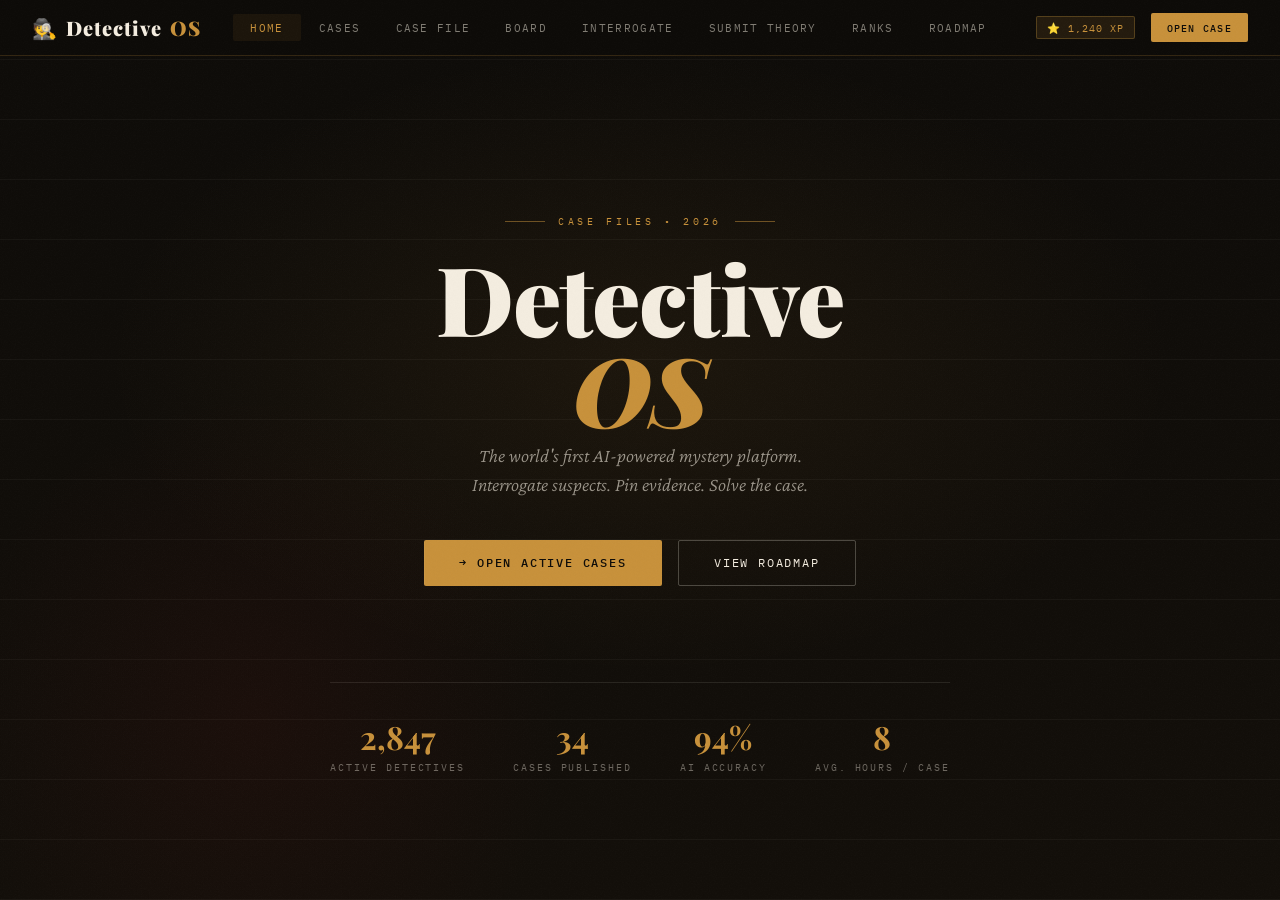
<file: detectiveos.html>
<!DOCTYPE html>
<html lang="en">
<head>
  <meta charset="UTF-8">
  <meta name="viewport" content="width=device-width, initial-scale=1.0">
  <title>DetectiveOS — Solve The Case</title>
  <style>
    @import url('https://fonts.googleapis.com/css2?family=Playfair+Display:ital,wght@0,700;0,900;1,700&family=Special+Elite&family=IBM+Plex+Mono:wght@300;400;500&family=Crimson+Pro:ital,wght@0,300;0,400;1,300&display=swap');

    :root {
      --ink: #0d0b08;
      --paper: #f4ede0;
      --aged: #e8d9c0;
      --amber: #c8913a;
      --amber-dark: #9b6b20;
      --amber-glow: rgba(200, 145, 58, 0.15);
      --red: #8b1a1a;
      --red-bright: #c0392b;
      --green: #1a3a2a;
      --wire-blue: #2e4a7a;
      --wire-red: #7a2e2e;
      --wire-yellow: #7a6a2e;
      --board: #1a110a;
      --board-felt: #2a1f15;
      --shadow: rgba(0, 0, 0, 0.6);
      --grain: url("data:image/svg+xml,%3Csvg xmlns='http://www.w3.org/2000/svg' width='200' height='200'%3E%3Cfilter id='n'%3E%3CfeTurbulence type='fractalNoise' baseFrequency='0.85' numOctaves='4' stitchTiles='stitch'/%3E%3CfeColorMatrix type='saturate' values='0'/%3E%3C/filter%3E%3Crect width='200' height='200' filter='url(%23n)' opacity='0.04'/%3E%3C/svg%3E");
    }

    *,
    *::before,
    *::after {
      box-sizing: border-box;
      margin: 0;
      padding: 0;
    }

    html {
      scroll-behavior: smooth;
    }

    body {
      background: var(--ink);
      color: var(--paper);
      font-family: 'Crimson Pro', Georgia, serif;
      font-size: 16px;
      min-height: 100vh;
      overflow-x: hidden;
    }

    /* ── GRAIN OVERLAY ── */
    body::before {
      content: '';
      position: fixed;
      inset: 0;
      background-image: var(--grain);
      background-size: 200px 200px;
      pointer-events: none;
      z-index: 9999;
      opacity: 0.6;
    }

    /* ══════════════════════════════════════════
   NAVIGATION
══════════════════════════════════════════ */
    nav {
      position: fixed;
      top: 0;
      left: 0;
      right: 0;
      z-index: 100;
      display: flex;
      align-items: center;
      justify-content: space-between;
      padding: 0 2rem;
      height: 56px;
      background: rgba(13, 11, 8, 0.95);
      border-bottom: 1px solid rgba(200, 145, 58, 0.2);
      backdrop-filter: blur(8px);
    }

    .nav-logo {
      font-family: 'Playfair Display', serif;
      font-size: 1.25rem;
      font-weight: 900;
      color: var(--amber);
      letter-spacing: 0.05em;
      display: flex;
      align-items: center;
      gap: 0.5rem;
    }

    .nav-logo span {
      color: var(--paper);
    }

    .nav-tabs {
      display: flex;
      gap: 0;
      list-style: none;
    }

    .nav-tabs li button {
      background: none;
      border: none;
      color: rgba(244, 237, 224, 0.5);
      font-family: 'IBM Plex Mono', monospace;
      font-size: 0.68rem;
      letter-spacing: 0.12em;
      text-transform: uppercase;
      padding: 0.4rem 1.1rem;
      cursor: pointer;
      transition: color 0.2s, background 0.2s;
      border-radius: 2px;
    }

    .nav-tabs li button:hover,
    .nav-tabs li button.active {
      color: var(--amber);
      background: rgba(200, 145, 58, 0.08);
    }

    .nav-right {
      display: flex;
      align-items: center;
      gap: 1rem;
    }

    .badge-xp {
      font-family: 'IBM Plex Mono', monospace;
      font-size: 0.65rem;
      color: var(--amber);
      background: rgba(200, 145, 58, 0.12);
      border: 1px solid rgba(200, 145, 58, 0.3);
      padding: 0.2rem 0.6rem;
      border-radius: 2px;
      letter-spacing: 0.1em;
    }

    .btn-nav {
      background: var(--amber);
      color: var(--ink);
      border: none;
      font-family: 'IBM Plex Mono', monospace;
      font-size: 0.65rem;
      font-weight: 500;
      letter-spacing: 0.12em;
      text-transform: uppercase;
      padding: 0.45rem 1rem;
      cursor: pointer;
      border-radius: 2px;
      transition: background 0.2s;
    }

    .btn-nav:hover {
      background: var(--amber-dark);
    }

    /* ══════════════════════════════════════════
   SCREEN SYSTEM
══════════════════════════════════════════ */
    .screen {
      display: none;
      padding-top: 56px;
      min-height: 100vh;
      animation: fadeIn 0.4s ease;
    }

    .screen.active {
      display: block;
    }

    @keyframes fadeIn {
      from {
        opacity: 0;
        transform: translateY(6px);
      }

      to {
        opacity: 1;
        transform: translateY(0);
      }
    }

    /* ══════════════════════════════════════════
   LANDING / HERO
══════════════════════════════════════════ */
    #screen-landing {
      position: relative;
      display: none;
      flex-direction: column;
      align-items: center;
      justify-content: center;
      min-height: 100vh;
      text-align: center;
      overflow: hidden;
    }

    #screen-landing.active {
      display: flex;
    }

    .hero-bg {
      position: absolute;
      inset: 0;
      background:
        radial-gradient(ellipse 60% 50% at 50% 40%, rgba(200, 145, 58, 0.07) 0%, transparent 70%),
        radial-gradient(ellipse 40% 60% at 20% 80%, rgba(139, 26, 26, 0.08) 0%, transparent 60%),
        linear-gradient(180deg, #0d0b08 0%, #120e09 100%);
    }

    .hero-lines {
      position: absolute;
      inset: 0;
      opacity: 0.04;
      background-image: repeating-linear-gradient(0deg, var(--paper) 0, var(--paper) 1px, transparent 1px, transparent 60px);
    }

    .hero-content {
      position: relative;
      z-index: 2;
      max-width: 680px;
      padding: 2rem;
    }

    .hero-eyebrow {
      font-family: 'IBM Plex Mono', monospace;
      font-size: 0.65rem;
      letter-spacing: 0.35em;
      text-transform: uppercase;
      color: var(--amber);
      margin-bottom: 1.5rem;
      display: flex;
      align-items: center;
      justify-content: center;
      gap: 0.8rem;
    }

    .hero-eyebrow::before,
    .hero-eyebrow::after {
      content: '';
      display: block;
      width: 40px;
      height: 1px;
      background: var(--amber);
      opacity: 0.5;
    }

    .hero-title {
      font-family: 'Playfair Display', serif;
      font-size: clamp(3.5rem, 8vw, 6rem);
      font-weight: 900;
      line-height: 0.95;
      color: var(--paper);
      margin-bottom: 0.5rem;
      letter-spacing: -0.01em;
    }

    .hero-title em {
      font-style: italic;
      color: var(--amber);
    }

    .hero-sub {
      font-family: 'Crimson Pro', serif;
      font-size: 1.2rem;
      font-weight: 300;
      font-style: italic;
      color: rgba(244, 237, 224, 0.6);
      margin-bottom: 2.5rem;
      line-height: 1.5;
    }

    .hero-cta-group {
      display: flex;
      gap: 1rem;
      justify-content: center;
      flex-wrap: wrap;
    }

    .btn-primary {
      background: var(--amber);
      color: var(--ink);
      border: none;
      font-family: 'IBM Plex Mono', monospace;
      font-size: 0.75rem;
      font-weight: 500;
      letter-spacing: 0.15em;
      text-transform: uppercase;
      padding: 0.9rem 2.2rem;
      cursor: pointer;
      border-radius: 2px;
      transition: all 0.2s;
      position: relative;
      overflow: hidden;
    }

    .btn-primary::after {
      content: '';
      position: absolute;
      inset: 0;
      background: rgba(255, 255, 255, 0.12);
      transform: translateX(-100%);
      transition: transform 0.3s;
    }

    .btn-primary:hover {
      background: #d4a04a;
      transform: translateY(-1px);
    }

    .btn-primary:hover::after {
      transform: translateX(0);
    }

    .btn-ghost {
      background: transparent;
      color: var(--paper);
      border: 1px solid rgba(244, 237, 224, 0.25);
      font-family: 'IBM Plex Mono', monospace;
      font-size: 0.75rem;
      letter-spacing: 0.15em;
      text-transform: uppercase;
      padding: 0.9rem 2.2rem;
      cursor: pointer;
      border-radius: 2px;
      transition: all 0.2s;
    }

    .btn-ghost:hover {
      border-color: var(--amber);
      color: var(--amber);
    }

    .hero-stats {
      position: relative;
      z-index: 2;
      display: flex;
      gap: 3rem;
      margin-top: 4rem;
      padding-top: 2rem;
      border-top: 1px solid rgba(244, 237, 224, 0.1);
    }

    .stat-item {
      text-align: center;
    }

    .stat-num {
      font-family: 'Playfair Display', serif;
      font-size: 2rem;
      font-weight: 700;
      color: var(--amber);
    }

    .stat-label {
      font-family: 'IBM Plex Mono', monospace;
      font-size: 0.6rem;
      letter-spacing: 0.2em;
      text-transform: uppercase;
      color: rgba(244, 237, 224, 0.4);
      margin-top: 0.2rem;
    }

    /* ══════════════════════════════════════════
   CASE BROWSER
══════════════════════════════════════════ */
    #screen-cases {
      padding: 56px 0 4rem;
    }

    .page-header {
      padding: 3rem 2rem 2rem;
      border-bottom: 1px solid rgba(200, 145, 58, 0.15);
      margin-bottom: 2rem;
    }

    .page-header-inner {
      max-width: 1100px;
      margin: 0 auto;
      display: flex;
      align-items: flex-end;
      justify-content: space-between;
      gap: 2rem;
      flex-wrap: wrap;
    }

    .page-title {
      font-family: 'Playfair Display', serif;
      font-size: 2.2rem;
      font-weight: 700;
      color: var(--paper);
    }

    .page-title small {
      display: block;
      font-family: 'IBM Plex Mono', monospace;
      font-size: 0.6rem;
      letter-spacing: 0.25em;
      text-transform: uppercase;
      color: var(--amber);
      margin-bottom: 0.3rem;
      font-weight: 400;
    }

    .filter-row {
      display: flex;
      gap: 0.5rem;
    }

    .filter-btn {
      background: transparent;
      border: 1px solid rgba(244, 237, 224, 0.15);
      color: rgba(244, 237, 224, 0.5);
      font-family: 'IBM Plex Mono', monospace;
      font-size: 0.6rem;
      letter-spacing: 0.12em;
      text-transform: uppercase;
      padding: 0.4rem 0.9rem;
      cursor: pointer;
      border-radius: 2px;
      transition: all 0.2s;
    }

    .filter-btn.active,
    .filter-btn:hover {
      border-color: var(--amber);
      color: var(--amber);
      background: var(--amber-glow);
    }

    .cases-grid {
      max-width: 1100px;
      margin: 0 auto;
      padding: 0 2rem;
      display: grid;
      grid-template-columns: repeat(auto-fill, minmax(320px, 1fr));
      gap: 1.5rem;
    }

    .case-card {
      background: linear-gradient(135deg, #1c1510 0%, #150f0a 100%);
      border: 1px solid rgba(200, 145, 58, 0.2);
      border-radius: 4px;
      overflow: hidden;
      cursor: pointer;
      transition: all 0.3s;
      position: relative;
    }

    .case-card:hover {
      border-color: rgba(200, 145, 58, 0.5);
      transform: translateY(-3px);
      box-shadow: 0 12px 40px rgba(0, 0, 0, 0.5), 0 0 0 1px rgba(200, 145, 58, 0.1);
    }

    .case-card.weekly::before {
      content: 'WEEKLY CHALLENGE';
      position: absolute;
      top: 12px;
      right: 12px;
      font-family: 'IBM Plex Mono', monospace;
      font-size: 0.5rem;
      letter-spacing: 0.2em;
      background: var(--red);
      color: var(--paper);
      padding: 0.2rem 0.5rem;
      border-radius: 2px;
      z-index: 2;
    }

    .case-img {
      width: 100%;
      height: 160px;
      background: linear-gradient(135deg, #1a1008, #2a1a08);
      position: relative;
      overflow: hidden;
      display: flex;
      align-items: center;
      justify-content: center;
    }

    .case-img-art {
      width: 100%;
      height: 100%;
      object-fit: cover;
      opacity: 0.6;
    }

    /* SVG crime scene illustration */
    .case-scene {
      width: 100%;
      height: 100%;
      display: flex;
      align-items: center;
      justify-content: center;
    }

    .case-body {
      padding: 1.2rem 1.4rem 1.4rem;
    }

    .case-meta {
      display: flex;
      gap: 0.5rem;
      margin-bottom: 0.8rem;
      align-items: center;
    }

    .case-tag {
      font-family: 'IBM Plex Mono', monospace;
      font-size: 0.55rem;
      letter-spacing: 0.15em;
      text-transform: uppercase;
      padding: 0.2rem 0.5rem;
      border-radius: 2px;
    }

    .tag-rookie {
      background: rgba(26, 58, 42, 0.4);
      color: #5ab87a;
      border: 1px solid rgba(90, 184, 122, 0.3);
    }

    .tag-detective {
      background: rgba(46, 74, 122, 0.4);
      color: #7aabff;
      border: 1px solid rgba(122, 171, 255, 0.3);
    }

    .tag-mastermind {
      background: rgba(122, 46, 46, 0.4);
      color: #ff7a7a;
      border: 1px solid rgba(255, 122, 122, 0.3);
    }

    .case-title {
      font-family: 'Playfair Display', serif;
      font-size: 1.25rem;
      font-weight: 700;
      color: var(--paper);
      margin-bottom: 0.4rem;
      line-height: 1.2;
    }

    .case-desc {
      font-family: 'Crimson Pro', serif;
      font-size: 0.9rem;
      font-weight: 300;
      font-style: italic;
      color: rgba(244, 237, 224, 0.55);
      line-height: 1.5;
      margin-bottom: 1.1rem;
    }

    .case-footer {
      display: flex;
      justify-content: space-between;
      align-items: center;
      padding-top: 1rem;
      border-top: 1px solid rgba(244, 237, 224, 0.08);
    }

    .case-stats-mini {
      display: flex;
      gap: 1.2rem;
    }

    .mini-stat {
      font-family: 'IBM Plex Mono', monospace;
      font-size: 0.58rem;
      color: rgba(244, 237, 224, 0.4);
      letter-spacing: 0.08em;
    }

    .mini-stat strong {
      display: block;
      color: var(--amber);
      font-size: 0.8rem;
      font-family: 'Playfair Display', serif;
      font-weight: 700;
    }

    .btn-solve {
      background: transparent;
      border: 1px solid var(--amber);
      color: var(--amber);
      font-family: 'IBM Plex Mono', monospace;
      font-size: 0.6rem;
      letter-spacing: 0.15em;
      text-transform: uppercase;
      padding: 0.45rem 1rem;
      cursor: pointer;
      border-radius: 2px;
      transition: all 0.2s;
    }

    .btn-solve:hover {
      background: var(--amber);
      color: var(--ink);
    }

    /* ══════════════════════════════════════════
   CASE FILE VIEW
══════════════════════════════════════════ */
    #screen-case {
      padding: 56px 0 4rem;
    }

    .case-layout {
      max-width: 1200px;
      margin: 0 auto;
      padding: 2rem;
      display: grid;
      grid-template-columns: 1fr 340px;
      gap: 2rem;
    }

    @media (max-width: 900px) {
      .case-layout {
        grid-template-columns: 1fr;
      }
    }

    .case-main {}

    /* File header */
    .case-file-header {
      background: linear-gradient(135deg, #1c1510, #150f0a);
      border: 1px solid rgba(200, 145, 58, 0.3);
      border-radius: 4px;
      padding: 2rem;
      margin-bottom: 1.5rem;
      position: relative;
      overflow: hidden;
    }

    .case-file-header::before {
      content: 'CLASSIFIED';
      position: absolute;
      top: 50%;
      right: -20px;
      transform: translateY(-50%) rotate(-30deg);
      font-family: 'IBM Plex Mono', monospace;
      font-size: 5rem;
      font-weight: 500;
      color: var(--red);
      opacity: 0.06;
      letter-spacing: 0.3em;
      pointer-events: none;
    }

    .case-file-num {
      font-family: 'IBM Plex Mono', monospace;
      font-size: 0.6rem;
      color: var(--amber);
      letter-spacing: 0.3em;
      text-transform: uppercase;
      margin-bottom: 0.6rem;
    }

    .case-file-title {
      font-family: 'Playfair Display', serif;
      font-size: 2rem;
      font-weight: 900;
      color: var(--paper);
      margin-bottom: 0.4rem;
    }

    .case-file-victim {
      font-family: 'Crimson Pro', serif;
      font-style: italic;
      color: rgba(244, 237, 224, 0.5);
      margin-bottom: 1.2rem;
    }

    .case-bg-text {
      font-family: 'Crimson Pro', serif;
      font-size: 1rem;
      line-height: 1.7;
      color: rgba(244, 237, 224, 0.75);
    }

    /* Tabs inside case */
    .case-tabs {
      display: flex;
      gap: 0;
      border-bottom: 1px solid rgba(200, 145, 58, 0.2);
      margin-bottom: 1.5rem;
      overflow-x: auto;
    }

    .case-tab-btn {
      background: none;
      border: none;
      border-bottom: 2px solid transparent;
      color: rgba(244, 237, 224, 0.4);
      font-family: 'IBM Plex Mono', monospace;
      font-size: 0.62rem;
      letter-spacing: 0.15em;
      text-transform: uppercase;
      padding: 0.7rem 1.2rem;
      cursor: pointer;
      white-space: nowrap;
      transition: all 0.2s;
      margin-bottom: -1px;
    }

    .case-tab-btn.active {
      color: var(--amber);
      border-bottom-color: var(--amber);
    }

    .case-tab-btn:hover {
      color: rgba(244, 237, 224, 0.8);
    }

    .case-tab-content {
      display: none;
    }

    .case-tab-content.active {
      display: block;
      animation: fadeIn 0.3s ease;
    }

    /* Timeline */
    .timeline {
      position: relative;
      padding-left: 2rem;
    }

    .timeline::before {
      content: '';
      position: absolute;
      left: 6px;
      top: 0;
      bottom: 0;
      width: 1px;
      background: linear-gradient(180deg, var(--amber) 0%, rgba(200, 145, 58, 0.1) 100%);
    }

    .timeline-item {
      position: relative;
      margin-bottom: 1.5rem;
      padding-bottom: 1.5rem;
      border-bottom: 1px solid rgba(244, 237, 224, 0.05);
    }

    .timeline-item:last-child {
      border-bottom: none;
      margin-bottom: 0;
    }

    .timeline-dot {
      position: absolute;
      left: -1.9rem;
      top: 4px;
      width: 10px;
      height: 10px;
      border-radius: 50%;
      background: var(--amber);
      border: 2px solid var(--ink);
      box-shadow: 0 0 8px rgba(200, 145, 58, 0.5);
    }

    .timeline-time {
      font-family: 'IBM Plex Mono', monospace;
      font-size: 0.6rem;
      color: var(--amber);
      letter-spacing: 0.15em;
      margin-bottom: 0.3rem;
    }

    .timeline-event {
      font-family: 'Playfair Display', serif;
      font-size: 1rem;
      font-weight: 700;
      color: var(--paper);
      margin-bottom: 0.3rem;
    }

    .timeline-detail {
      font-family: 'Crimson Pro', serif;
      font-size: 0.9rem;
      color: rgba(244, 237, 224, 0.55);
      line-height: 1.5;
    }

    /* Evidence grid */
    .evidence-grid {
      display: grid;
      grid-template-columns: repeat(auto-fill, minmax(180px, 1fr));
      gap: 1rem;
    }

    .evidence-card {
      background: #1a110a;
      border: 1px solid rgba(200, 145, 58, 0.15);
      border-radius: 3px;
      padding: 1rem;
      cursor: pointer;
      transition: all 0.2s;
      position: relative;
    }

    .evidence-card:hover {
      border-color: rgba(200, 145, 58, 0.4);
      background: #221508;
    }

    .evidence-card.locked {
      opacity: 0.4;
      filter: blur(0.5px);
      cursor: not-allowed;
    }

    .evidence-icon {
      font-size: 1.5rem;
      margin-bottom: 0.6rem;
      display: block;
    }

    .evidence-type {
      font-family: 'IBM Plex Mono', monospace;
      font-size: 0.5rem;
      letter-spacing: 0.2em;
      text-transform: uppercase;
      color: rgba(244, 237, 224, 0.35);
      margin-bottom: 0.3rem;
    }

    .evidence-name {
      font-family: 'Playfair Display', serif;
      font-size: 0.85rem;
      font-weight: 700;
      color: var(--paper);
      line-height: 1.3;
    }

    .evidence-hint {
      font-family: 'Crimson Pro', serif;
      font-size: 0.8rem;
      font-style: italic;
      color: rgba(244, 237, 224, 0.4);
      margin-top: 0.3rem;
    }

    .lock-icon {
      position: absolute;
      top: 8px;
      right: 8px;
      font-size: 0.7rem;
      color: rgba(244, 237, 224, 0.2);
    }

    /* Suspects */
    .suspects-list {
      display: flex;
      flex-direction: column;
      gap: 1rem;
    }

    .suspect-row {
      background: #1a110a;
      border: 1px solid rgba(200, 145, 58, 0.15);
      border-radius: 3px;
      padding: 1.2rem;
      display: grid;
      grid-template-columns: 48px 1fr auto;
      gap: 1rem;
      align-items: center;
      cursor: pointer;
      transition: all 0.2s;
    }

    .suspect-row:hover {
      border-color: rgba(200, 145, 58, 0.35);
      background: #221508;
    }

    .suspect-avatar {
      width: 48px;
      height: 48px;
      border-radius: 50%;
      background: linear-gradient(135deg, #2a1a08, #1a1008);
      border: 1px solid rgba(200, 145, 58, 0.3);
      display: flex;
      align-items: center;
      justify-content: center;
      font-size: 1.3rem;
      flex-shrink: 0;
    }

    .suspect-info {}

    .suspect-name {
      font-family: 'Playfair Display', serif;
      font-size: 1rem;
      font-weight: 700;
      color: var(--paper);
    }

    .suspect-role {
      font-family: 'IBM Plex Mono', monospace;
      font-size: 0.58rem;
      color: rgba(244, 237, 224, 0.4);
      letter-spacing: 0.1em;
      margin-top: 0.1rem;
    }

    .suspect-status {
      font-family: 'IBM Plex Mono', monospace;
      font-size: 0.55rem;
      letter-spacing: 0.1em;
      text-transform: uppercase;
    }

    .status-clean {
      color: #5ab87a;
    }

    .status-suspicious {
      color: #f0a500;
    }

    .status-interrogated {
      color: var(--amber);
    }

    /* Sidebar */
    .case-sidebar {}

    .sidebar-card {
      background: #1a110a;
      border: 1px solid rgba(200, 145, 58, 0.2);
      border-radius: 4px;
      overflow: hidden;
      margin-bottom: 1.2rem;
    }

    .sidebar-card-header {
      padding: 0.8rem 1.2rem;
      background: rgba(200, 145, 58, 0.08);
      border-bottom: 1px solid rgba(200, 145, 58, 0.15);
      font-family: 'IBM Plex Mono', monospace;
      font-size: 0.58rem;
      letter-spacing: 0.2em;
      text-transform: uppercase;
      color: var(--amber);
    }

    .sidebar-card-body {
      padding: 1.2rem;
    }

    .progress-bar-wrap {
      margin-bottom: 0.8rem;
    }

    .progress-label {
      display: flex;
      justify-content: space-between;
      font-family: 'IBM Plex Mono', monospace;
      font-size: 0.58rem;
      color: rgba(244, 237, 224, 0.5);
      margin-bottom: 0.3rem;
      letter-spacing: 0.08em;
    }

    .progress-bar {
      height: 4px;
      background: rgba(244, 237, 224, 0.1);
      border-radius: 2px;
      overflow: hidden;
    }

    .progress-fill {
      height: 100%;
      background: var(--amber);
      border-radius: 2px;
      transition: width 0.6s ease;
    }

    .victim-profile {}

    .victim-field {
      display: flex;
      justify-content: space-between;
      padding: 0.45rem 0;
      border-bottom: 1px solid rgba(244, 237, 224, 0.06);
      font-size: 0.85rem;
    }

    .victim-field:last-child {
      border-bottom: none;
    }

    .victim-field-label {
      font-family: 'IBM Plex Mono', monospace;
      font-size: 0.6rem;
      color: rgba(244, 237, 224, 0.35);
      letter-spacing: 0.1em;
    }

    .victim-field-val {
      font-family: 'Crimson Pro', serif;
      color: rgba(244, 237, 224, 0.8);
      text-align: right;
      max-width: 60%;
    }

    .btn-board {
      width: 100%;
      background: linear-gradient(135deg, #2a1f15, #1a110a);
      border: 1px solid var(--amber);
      color: var(--amber);
      font-family: 'IBM Plex Mono', monospace;
      font-size: 0.65rem;
      letter-spacing: 0.15em;
      text-transform: uppercase;
      padding: 0.8rem;
      cursor: pointer;
      border-radius: 2px;
      transition: all 0.2s;
      display: flex;
      align-items: center;
      justify-content: center;
      gap: 0.5rem;
    }

    .btn-board:hover {
      background: var(--amber);
      color: var(--ink);
    }

    /* ══════════════════════════════════════════
   EVIDENCE BOARD
══════════════════════════════════════════ */
    #screen-board {
      padding: 56px 0 0;
    }

    .board-toolbar {
      display: flex;
      gap: 0.5rem;
      padding: 0.8rem 1.5rem;
      background: rgba(13, 11, 8, 0.9);
      border-bottom: 1px solid rgba(200, 145, 58, 0.15);
      align-items: center;
      flex-wrap: wrap;
    }

    .board-tool-btn {
      background: rgba(244, 237, 224, 0.05);
      border: 1px solid rgba(244, 237, 224, 0.1);
      color: rgba(244, 237, 224, 0.6);
      font-family: 'IBM Plex Mono', monospace;
      font-size: 0.58rem;
      letter-spacing: 0.1em;
      text-transform: uppercase;
      padding: 0.4rem 0.8rem;
      cursor: pointer;
      border-radius: 2px;
      transition: all 0.2s;
    }

    .board-tool-btn.active,
    .board-tool-btn:hover {
      background: rgba(200, 145, 58, 0.12);
      border-color: rgba(200, 145, 58, 0.4);
      color: var(--amber);
    }

    .board-separator {
      width: 1px;
      height: 24px;
      background: rgba(244, 237, 224, 0.1);
      margin: 0 0.3rem;
    }

    .board-title-label {
      margin-left: auto;
      font-family: 'Playfair Display', serif;
      font-size: 0.85rem;
      font-style: italic;
      color: rgba(244, 237, 224, 0.25);
    }

    #board-canvas {
      width: 100%;
      height: calc(100vh - 56px - 52px);
      background: var(--board-felt);
      position: relative;
      overflow: hidden;
      cursor: default;
      background-image:
        radial-gradient(circle at 15% 85%, rgba(139, 26, 26, 0.05) 0%, transparent 40%),
        radial-gradient(circle at 85% 15%, rgba(200, 145, 58, 0.04) 0%, transparent 40%),
        repeating-linear-gradient(0deg, transparent, transparent 29px, rgba(244, 237, 224, 0.015) 30px),
        repeating-linear-gradient(90deg, transparent, transparent 29px, rgba(244, 237, 224, 0.015) 30px);
    }

    /* SVG lines canvas overlay */
    #connections-svg {
      position: absolute;
      inset: 0;
      pointer-events: none;
      width: 100%;
      height: 100%;
    }

    .board-pin {
      position: absolute;
      background: #1e1408;
      border: 1px solid rgba(200, 145, 58, 0.35);
      border-radius: 3px;
      padding: 0.7rem 0.9rem;
      min-width: 130px;
      max-width: 180px;
      cursor: grab;
      user-select: none;
      box-shadow: 4px 4px 12px rgba(0, 0, 0, 0.6), 0 0 0 1px rgba(200, 145, 58, 0.08);
      transition: box-shadow 0.15s;
      z-index: 10;
    }

    .board-pin:active {
      cursor: grabbing;
    }

    .board-pin.selected {
      border-color: var(--amber);
      box-shadow: 4px 4px 12px rgba(0, 0, 0, 0.6), 0 0 12px rgba(200, 145, 58, 0.3);
    }

    .board-pin.suspect-pin {
      border-color: rgba(122, 171, 255, 0.4);
    }

    .board-pin.suspect-pin.selected {
      border-color: #7aabff;
      box-shadow: 4px 4px 12px rgba(0, 0, 0, 0.6), 0 0 12px rgba(122, 171, 255, 0.25);
    }

    /* Pin thumb tack */
    .pin-tack {
      width: 10px;
      height: 10px;
      border-radius: 50%;
      background: var(--amber);
      position: absolute;
      top: -5px;
      left: 50%;
      transform: translateX(-50%);
      box-shadow: 0 2px 6px rgba(200, 145, 58, 0.6);
    }

    .suspect-pin .pin-tack {
      background: #7aabff;
      box-shadow: 0 2px 6px rgba(122, 171, 255, 0.5);
    }

    .pin-icon {
      font-size: 1rem;
      margin-bottom: 0.25rem;
      display: block;
    }

    .pin-type {
      font-family: 'IBM Plex Mono', monospace;
      font-size: 0.45rem;
      letter-spacing: 0.18em;
      text-transform: uppercase;
      color: rgba(200, 145, 58, 0.6);
      margin-bottom: 0.15rem;
    }

    .suspect-pin .pin-type {
      color: rgba(122, 171, 255, 0.6);
    }

    .pin-label {
      font-family: 'Special Elite', monospace;
      font-size: 0.72rem;
      color: var(--paper);
      line-height: 1.3;
    }

    /* ══════════════════════════════════════════
   INTERROGATION
══════════════════════════════════════════ */
    #screen-interrogation {
      padding: 56px 0 0;
    }

    .interrogation-layout {
      display: grid;
      grid-template-columns: 280px 1fr;
      height: calc(100vh - 56px);
    }

    @media (max-width: 700px) {
      .interrogation-layout {
        grid-template-columns: 1fr;
      }
    }

    .suspect-panel {
      background: #130d08;
      border-right: 1px solid rgba(200, 145, 58, 0.15);
      padding: 1.5rem;
      display: flex;
      flex-direction: column;
      gap: 1rem;
      overflow-y: auto;
    }

    .suspect-profile-card {
      background: #1a110a;
      border: 1px solid rgba(200, 145, 58, 0.2);
      border-radius: 3px;
      padding: 1.2rem;
      cursor: pointer;
      transition: all 0.2s;
      position: relative;
    }

    .suspect-profile-card.active {
      border-color: var(--amber);
      background: rgba(200, 145, 58, 0.06);
    }

    .suspect-profile-card:hover {
      border-color: rgba(200, 145, 58, 0.4);
    }

    .suspect-profile-card .suspect-avatar {
      width: 56px;
      height: 56px;
      margin-bottom: 0.8rem;
    }

    .sp-name {
      font-family: 'Playfair Display', serif;
      font-size: 1rem;
      font-weight: 700;
      color: var(--paper);
    }

    .sp-role {
      font-family: 'IBM Plex Mono', monospace;
      font-size: 0.55rem;
      color: rgba(244, 237, 224, 0.4);
      letter-spacing: 0.1em;
      margin-top: 0.2rem;
      margin-bottom: 0.6rem;
    }

    .sp-trait {
      font-family: 'Crimson Pro', serif;
      font-size: 0.82rem;
      font-style: italic;
      color: rgba(244, 237, 224, 0.5);
      line-height: 1.4;
    }

    .sp-qs-left {
      position: absolute;
      top: 8px;
      right: 8px;
      font-family: 'IBM Plex Mono', monospace;
      font-size: 0.5rem;
      color: var(--amber);
      background: rgba(200, 145, 58, 0.1);
      padding: 0.15rem 0.4rem;
      border-radius: 2px;
    }

    .chat-panel {
      display: flex;
      flex-direction: column;
      background: #0f0b07;
    }

    .chat-header {
      padding: 1rem 1.5rem;
      border-bottom: 1px solid rgba(200, 145, 58, 0.15);
      display: flex;
      align-items: center;
      gap: 1rem;
    }

    .chat-header-name {
      font-family: 'Playfair Display', serif;
      font-size: 1.2rem;
      font-weight: 700;
      color: var(--paper);
    }

    .chat-header-status {
      font-family: 'IBM Plex Mono', monospace;
      font-size: 0.55rem;
      color: #5ab87a;
      letter-spacing: 0.1em;
    }

    .chat-recording {
      margin-left: auto;
      display: flex;
      align-items: center;
      gap: 0.4rem;
      font-family: 'IBM Plex Mono', monospace;
      font-size: 0.55rem;
      color: var(--red-bright);
      letter-spacing: 0.15em;
    }

    .rec-dot {
      width: 6px;
      height: 6px;
      border-radius: 50%;
      background: var(--red-bright);
      animation: blink 1.2s infinite;
    }

    @keyframes blink {

      0%,
      100% {
        opacity: 1
      }

      50% {
        opacity: 0.2
      }
    }

    .chat-messages {
      flex: 1;
      overflow-y: auto;
      padding: 1.5rem;
      display: flex;
      flex-direction: column;
      gap: 1rem;
    }

    .chat-messages::-webkit-scrollbar {
      width: 4px;
    }

    .chat-messages::-webkit-scrollbar-track {
      background: transparent;
    }

    .chat-messages::-webkit-scrollbar-thumb {
      background: rgba(200, 145, 58, 0.2);
      border-radius: 2px;
    }

    .chat-msg {
      max-width: 75%;
      animation: fadeIn 0.3s ease;
    }

    .chat-msg.player {
      margin-left: auto;
    }

    .chat-msg.suspect {
      margin-right: auto;
    }

    .msg-bubble {
      padding: 0.8rem 1rem;
      border-radius: 3px;
      font-family: 'Crimson Pro', serif;
      font-size: 0.95rem;
      line-height: 1.6;
    }

    .player .msg-bubble {
      background: rgba(200, 145, 58, 0.15);
      border: 1px solid rgba(200, 145, 58, 0.25);
      color: var(--paper);
      border-bottom-right-radius: 0;
    }

    .suspect .msg-bubble {
      background: #1e1408;
      border: 1px solid rgba(244, 237, 224, 0.08);
      color: rgba(244, 237, 224, 0.85);
      border-bottom-left-radius: 0;
    }

    .msg-label {
      font-family: 'IBM Plex Mono', monospace;
      font-size: 0.5rem;
      letter-spacing: 0.15em;
      text-transform: uppercase;
      color: rgba(244, 237, 224, 0.3);
      margin-bottom: 0.3rem;
    }

    .player .msg-label {
      text-align: right;
      color: rgba(200, 145, 58, 0.5);
    }

    .typing-indicator {
      display: none;
      align-items: center;
      gap: 4px;
      padding: 0.6rem 1rem;
      background: #1e1408;
      border: 1px solid rgba(244, 237, 224, 0.08);
      border-radius: 3px;
      border-bottom-left-radius: 0;
      width: fit-content;
    }

    .typing-indicator.visible {
      display: flex;
    }

    .typing-dot {
      width: 5px;
      height: 5px;
      border-radius: 50%;
      background: rgba(244, 237, 224, 0.4);
      animation: typeDot 1s infinite;
    }

    .typing-dot:nth-child(2) {
      animation-delay: 0.2s;
    }

    .typing-dot:nth-child(3) {
      animation-delay: 0.4s;
    }

    @keyframes typeDot {

      0%,
      80%,
      100% {
        transform: scale(1);
        opacity: 0.4
      }

      40% {
        transform: scale(1.3);
        opacity: 1
      }
    }

    .chat-input-area {
      padding: 1rem 1.5rem;
      border-top: 1px solid rgba(200, 145, 58, 0.15);
      background: #0f0b07;
    }

    .quick-questions {
      display: flex;
      gap: 0.4rem;
      flex-wrap: wrap;
      margin-bottom: 0.8rem;
    }

    .quick-q {
      background: rgba(244, 237, 224, 0.04);
      border: 1px solid rgba(244, 237, 224, 0.1);
      color: rgba(244, 237, 224, 0.55);
      font-family: 'Crimson Pro', serif;
      font-size: 0.8rem;
      font-style: italic;
      padding: 0.3rem 0.7rem;
      border-radius: 12px;
      cursor: pointer;
      transition: all 0.2s;
    }

    .quick-q:hover {
      border-color: rgba(200, 145, 58, 0.3);
      color: var(--amber);
      background: rgba(200, 145, 58, 0.05);
    }

    .chat-input-row {
      display: flex;
      gap: 0.5rem;
    }

    .chat-input {
      flex: 1;
      background: #1a110a;
      border: 1px solid rgba(200, 145, 58, 0.25);
      border-radius: 2px;
      color: var(--paper);
      font-family: 'Crimson Pro', serif;
      font-size: 0.95rem;
      padding: 0.7rem 1rem;
      outline: none;
      transition: border-color 0.2s;
    }

    .chat-input:focus {
      border-color: var(--amber);
    }

    .chat-input::placeholder {
      color: rgba(244, 237, 224, 0.25);
      font-style: italic;
    }

    .send-btn {
      background: var(--amber);
      color: var(--ink);
      border: none;
      font-family: 'IBM Plex Mono', monospace;
      font-size: 0.65rem;
      font-weight: 500;
      letter-spacing: 0.1em;
      text-transform: uppercase;
      padding: 0.7rem 1.2rem;
      cursor: pointer;
      border-radius: 2px;
      transition: background 0.2s;
    }

    .send-btn:hover {
      background: var(--amber-dark);
    }

    /* ══════════════════════════════════════════
   THEORY SUBMISSION
══════════════════════════════════════════ */
    #screen-solve {
      padding: 56px 0 4rem;
    }

    .solve-layout {
      max-width: 760px;
      margin: 0 auto;
      padding: 2.5rem 2rem;
    }

    .solve-header {
      text-align: center;
      margin-bottom: 3rem;
    }

    .solve-header-tag {
      font-family: 'IBM Plex Mono', monospace;
      font-size: 0.6rem;
      letter-spacing: 0.3em;
      text-transform: uppercase;
      color: var(--amber);
      margin-bottom: 0.8rem;
    }

    .solve-header h2 {
      font-family: 'Playfair Display', serif;
      font-size: 2.5rem;
      font-weight: 900;
      color: var(--paper);
      margin-bottom: 0.5rem;
    }

    .solve-header p {
      font-family: 'Crimson Pro', serif;
      font-style: italic;
      color: rgba(244, 237, 224, 0.5);
      font-size: 1.05rem;
    }

    .solve-form {}

    .form-section {
      margin-bottom: 2rem;
      background: #1a110a;
      border: 1px solid rgba(200, 145, 58, 0.2);
      border-radius: 4px;
      overflow: hidden;
    }

    .form-section-header {
      padding: 0.8rem 1.4rem;
      background: rgba(200, 145, 58, 0.07);
      border-bottom: 1px solid rgba(200, 145, 58, 0.15);
      font-family: 'IBM Plex Mono', monospace;
      font-size: 0.58rem;
      letter-spacing: 0.2em;
      text-transform: uppercase;
      color: var(--amber);
      display: flex;
      align-items: center;
      gap: 0.6rem;
    }

    .form-section-body {
      padding: 1.4rem;
    }

    .form-label {
      font-family: 'IBM Plex Mono', monospace;
      font-size: 0.58rem;
      letter-spacing: 0.15em;
      text-transform: uppercase;
      color: rgba(244, 237, 224, 0.5);
      margin-bottom: 0.5rem;
      display: block;
    }

    .suspect-select-grid {
      display: grid;
      grid-template-columns: repeat(auto-fill, minmax(140px, 1fr));
      gap: 0.6rem;
    }

    .suspect-select-item {
      background: #130d08;
      border: 1px solid rgba(244, 237, 224, 0.1);
      border-radius: 3px;
      padding: 0.8rem;
      cursor: pointer;
      transition: all 0.2s;
      text-align: center;
    }

    .suspect-select-item:hover {
      border-color: rgba(200, 145, 58, 0.3);
    }

    .suspect-select-item.selected {
      border-color: var(--amber);
      background: rgba(200, 145, 58, 0.08);
    }

    .ss-avatar {
      font-size: 1.5rem;
      display: block;
      margin-bottom: 0.3rem;
    }

    .ss-name {
      font-family: 'Playfair Display', serif;
      font-size: 0.8rem;
      font-weight: 700;
      color: var(--paper);
    }

    .form-textarea {
      width: 100%;
      background: #130d08;
      border: 1px solid rgba(200, 145, 58, 0.2);
      border-radius: 2px;
      color: var(--paper);
      font-family: 'Crimson Pro', serif;
      font-size: 0.95rem;
      line-height: 1.6;
      padding: 0.8rem 1rem;
      resize: vertical;
      min-height: 90px;
      outline: none;
      transition: border-color 0.2s;
    }

    .form-textarea:focus {
      border-color: var(--amber);
    }

    .form-textarea::placeholder {
      color: rgba(244, 237, 224, 0.2);
      font-style: italic;
    }

    .evidence-checklist {
      display: grid;
      grid-template-columns: repeat(auto-fill, minmax(180px, 1fr));
      gap: 0.5rem;
    }

    .evidence-check-item {
      display: flex;
      align-items: center;
      gap: 0.5rem;
      padding: 0.5rem 0.7rem;
      background: #130d08;
      border: 1px solid rgba(244, 237, 224, 0.08);
      border-radius: 2px;
      cursor: pointer;
      transition: all 0.2s;
      font-family: 'Crimson Pro', serif;
      font-size: 0.85rem;
      color: rgba(244, 237, 224, 0.6);
    }

    .evidence-check-item:hover {
      border-color: rgba(200, 145, 58, 0.25);
    }

    .evidence-check-item.checked {
      border-color: rgba(200, 145, 58, 0.4);
      background: rgba(200, 145, 58, 0.06);
      color: var(--paper);
    }

    .check-box {
      width: 14px;
      height: 14px;
      border: 1px solid rgba(244, 237, 224, 0.2);
      border-radius: 2px;
      flex-shrink: 0;
      display: flex;
      align-items: center;
      justify-content: center;
      font-size: 0.6rem;
      transition: all 0.2s;
    }

    .evidence-check-item.checked .check-box {
      background: var(--amber);
      border-color: var(--amber);
      color: var(--ink);
    }

    .btn-submit-theory {
      width: 100%;
      background: var(--amber);
      color: var(--ink);
      border: none;
      font-family: 'IBM Plex Mono', monospace;
      font-size: 0.75rem;
      font-weight: 500;
      letter-spacing: 0.2em;
      text-transform: uppercase;
      padding: 1.1rem;
      cursor: pointer;
      border-radius: 2px;
      transition: all 0.2s;
      margin-top: 1rem;
    }

    .btn-submit-theory:hover {
      background: #d4a04a;
      transform: translateY(-1px);
    }

    /* ══════════════════════════════════════════
   SCORE REVEAL MODAL
══════════════════════════════════════════ */
    .modal-overlay {
      display: none;
      position: fixed;
      inset: 0;
      background: rgba(0, 0, 0, 0.88);
      z-index: 200;
      align-items: center;
      justify-content: center;
      padding: 2rem;
      backdrop-filter: blur(4px);
    }

    .modal-overlay.visible {
      display: flex;
      animation: fadeIn 0.3s ease;
    }

    .score-modal {
      background: #1a110a;
      border: 1px solid rgba(200, 145, 58, 0.4);
      border-radius: 6px;
      max-width: 500px;
      width: 100%;
      overflow: hidden;
      box-shadow: 0 40px 80px rgba(0, 0, 0, 0.8);
    }

    .score-modal-header {
      background: linear-gradient(135deg, #2a1f10, #1a1208);
      padding: 2rem;
      text-align: center;
      border-bottom: 1px solid rgba(200, 145, 58, 0.2);
    }

    .score-verdict {
      font-family: 'IBM Plex Mono', monospace;
      font-size: 0.6rem;
      letter-spacing: 0.3em;
      text-transform: uppercase;
      margin-bottom: 0.5rem;
    }

    .score-verdict.correct {
      color: #5ab87a;
    }

    .score-verdict.wrong {
      color: var(--red-bright);
    }

    .score-big {
      font-family: 'Playfair Display', serif;
      font-size: 4.5rem;
      font-weight: 900;
      line-height: 1;
      color: var(--amber);
      margin-bottom: 0.2rem;
    }

    .score-max {
      font-family: 'IBM Plex Mono', monospace;
      font-size: 0.7rem;
      color: rgba(244, 237, 224, 0.35);
    }

    .score-modal-body {
      padding: 1.5rem 2rem;
    }

    .score-breakdown {
      display: flex;
      flex-direction: column;
      gap: 0.6rem;
      margin-bottom: 1.5rem;
    }

    .score-row {
      display: flex;
      justify-content: space-between;
      align-items: center;
      padding: 0.5rem 0;
      border-bottom: 1px solid rgba(244, 237, 224, 0.06);
    }

    .score-row-label {
      font-family: 'IBM Plex Mono', monospace;
      font-size: 0.6rem;
      color: rgba(244, 237, 224, 0.45);
      letter-spacing: 0.1em;
    }

    .score-row-val {
      font-family: 'Playfair Display', serif;
      font-size: 1rem;
      font-weight: 700;
      color: var(--amber);
    }

    .score-row-val.zero {
      color: rgba(244, 237, 224, 0.3);
    }

    .score-modal-footer {
      padding: 1rem 2rem 1.5rem;
      display: flex;
      gap: 0.8rem;
    }

    .btn-modal {
      flex: 1;
      padding: 0.7rem;
      font-family: 'IBM Plex Mono', monospace;
      font-size: 0.6rem;
      letter-spacing: 0.12em;
      text-transform: uppercase;
      cursor: pointer;
      border-radius: 2px;
      transition: all 0.2s;
    }

    .btn-modal-primary {
      background: var(--amber);
      color: var(--ink);
      border: none;
    }

    .btn-modal-primary:hover {
      background: var(--amber-dark);
    }

    .btn-modal-ghost {
      background: transparent;
      color: rgba(244, 237, 224, 0.6);
      border: 1px solid rgba(244, 237, 224, 0.15);
    }

    .btn-modal-ghost:hover {
      border-color: rgba(244, 237, 224, 0.3);
      color: var(--paper);
    }

    /* ══════════════════════════════════════════
   LEADERBOARD
══════════════════════════════════════════ */
    #screen-leaderboard {
      padding: 56px 0 4rem;
    }

    .lb-layout {
      max-width: 800px;
      margin: 0 auto;
      padding: 2.5rem 2rem;
    }

    .lb-toggle {
      display: flex;
      gap: 0;
      background: #1a110a;
      border: 1px solid rgba(200, 145, 58, 0.2);
      border-radius: 3px;
      overflow: hidden;
      margin-bottom: 2rem;
      width: fit-content;
    }

    .lb-toggle-btn {
      background: none;
      border: none;
      color: rgba(244, 237, 224, 0.45);
      font-family: 'IBM Plex Mono', monospace;
      font-size: 0.6rem;
      letter-spacing: 0.15em;
      text-transform: uppercase;
      padding: 0.6rem 1.4rem;
      cursor: pointer;
      transition: all 0.2s;
    }

    .lb-toggle-btn.active {
      background: var(--amber);
      color: var(--ink);
    }

    .lb-table {
      width: 100%;
    }

    .lb-row {
      display: grid;
      grid-template-columns: 44px 1fr auto;
      gap: 1rem;
      align-items: center;
      padding: 0.9rem 1.2rem;
      border-bottom: 1px solid rgba(244, 237, 224, 0.05);
      transition: background 0.2s;
      border-radius: 3px;
      margin-bottom: 4px;
    }

    .lb-row:hover {
      background: rgba(200, 145, 58, 0.04);
    }

    .lb-row.you {
      background: rgba(200, 145, 58, 0.08);
      border: 1px solid rgba(200, 145, 58, 0.25);
    }

    .lb-rank {
      font-family: 'Playfair Display', serif;
      font-size: 1.3rem;
      font-weight: 900;
      color: rgba(244, 237, 224, 0.2);
      text-align: center;
    }

    .lb-rank.gold {
      color: #ffd700;
    }

    .lb-rank.silver {
      color: #c0c0c0;
    }

    .lb-rank.bronze {
      color: #cd7f32;
    }

    .lb-user {
      display: flex;
      align-items: center;
      gap: 0.8rem;
    }

    .lb-avatar {
      width: 32px;
      height: 32px;
      border-radius: 50%;
      background: #2a1a08;
      border: 1px solid rgba(200, 145, 58, 0.2);
      display: flex;
      align-items: center;
      justify-content: center;
      font-size: 0.9rem;
      flex-shrink: 0;
    }

    .lb-username {
      font-family: 'Special Elite', monospace;
      font-size: 0.9rem;
      color: var(--paper);
    }

    .lb-cases {
      font-family: 'IBM Plex Mono', monospace;
      font-size: 0.55rem;
      color: rgba(244, 237, 224, 0.35);
      letter-spacing: 0.08em;
      margin-top: 0.1rem;
    }

    .lb-score-col {
      text-align: right;
    }

    .lb-score-num {
      font-family: 'Playfair Display', serif;
      font-size: 1.3rem;
      font-weight: 700;
      color: var(--amber);
    }

    .lb-score-label {
      font-family: 'IBM Plex Mono', monospace;
      font-size: 0.5rem;
      color: rgba(244, 237, 224, 0.3);
      letter-spacing: 0.1em;
    }

    /* ══════════════════════════════════════════
   SPRINT PLAN / ARCHITECTURE SCREEN
══════════════════════════════════════════ */
    #screen-plan {
      padding: 56px 0 4rem;
    }

    .plan-layout {
      max-width: 1100px;
      margin: 0 auto;
      padding: 2.5rem 2rem;
    }

    .plan-grid {
      display: grid;
      grid-template-columns: repeat(auto-fill, minmax(240px, 1fr));
      gap: 1.2rem;
      margin-bottom: 3rem;
    }

    .week-card {
      background: #1a110a;
      border: 1px solid rgba(200, 145, 58, 0.2);
      border-radius: 4px;
      overflow: hidden;
      transition: transform 0.2s;
    }

    .week-card:hover {
      transform: translateY(-2px);
    }

    .week-card-header {
      padding: 0.9rem 1.2rem;
      border-bottom: 1px solid rgba(200, 145, 58, 0.15);
      display: flex;
      align-items: center;
      justify-content: space-between;
    }

    .week-num {
      font-family: 'Playfair Display', serif;
      font-size: 1.4rem;
      font-weight: 900;
      color: var(--amber);
    }

    .week-label {
      font-family: 'IBM Plex Mono', monospace;
      font-size: 0.55rem;
      letter-spacing: 0.15em;
      text-transform: uppercase;
      color: rgba(244, 237, 224, 0.4);
    }

    .week-theme {
      padding: 0.8rem 1.2rem 0.5rem;
      font-family: 'Playfair Display', serif;
      font-size: 0.95rem;
      font-weight: 700;
      font-style: italic;
      color: var(--paper);
    }

    .week-tasks {
      padding: 0 1.2rem 1.2rem;
      list-style: none;
    }

    .week-tasks li {
      font-family: 'Crimson Pro', serif;
      font-size: 0.88rem;
      color: rgba(244, 237, 224, 0.6);
      padding: 0.3rem 0;
      padding-left: 1rem;
      position: relative;
      border-bottom: 1px solid rgba(244, 237, 224, 0.04);
    }

    .week-tasks li::before {
      content: '→';
      position: absolute;
      left: 0;
      color: var(--amber);
      opacity: 0.6;
    }

    .week-owner {
      padding: 0.7rem 1.2rem;
      background: rgba(200, 145, 58, 0.05);
      border-top: 1px solid rgba(200, 145, 58, 0.1);
      font-family: 'IBM Plex Mono', monospace;
      font-size: 0.55rem;
      color: var(--amber);
      letter-spacing: 0.1em;
      display: flex;
      gap: 0.5rem;
      flex-wrap: wrap;
    }

    .owner-tag {
      background: rgba(200, 145, 58, 0.12);
      padding: 0.15rem 0.45rem;
      border-radius: 2px;
      border: 1px solid rgba(200, 145, 58, 0.2);
    }

    /* Arch diagram */
    .arch-section {
      margin-top: 2rem;
    }

    .arch-title {
      font-family: 'Playfair Display', serif;
      font-size: 1.5rem;
      font-weight: 700;
      color: var(--paper);
      margin-bottom: 1.5rem;
    }

    .arch-title small {
      display: block;
      font-family: 'IBM Plex Mono', monospace;
      font-size: 0.6rem;
      color: var(--amber);
      letter-spacing: 0.2em;
      text-transform: uppercase;
      font-weight: 400;
      margin-bottom: 0.3rem;
    }

    /* ══════════════════════════════════════════
   UTILITIES
══════════════════════════════════════════ */
    .divider {
      height: 1px;
      background: linear-gradient(90deg, transparent, rgba(200, 145, 58, 0.3), transparent);
      margin: 2rem 0;
    }

    /* Scrollbar */
    ::-webkit-scrollbar {
      width: 5px;
      height: 5px;
    }

    ::-webkit-scrollbar-track {
      background: transparent;
    }

    ::-webkit-scrollbar-thumb {
      background: rgba(200, 145, 58, 0.2);
      border-radius: 3px;
    }

    ::-webkit-scrollbar-thumb:hover {
      background: rgba(200, 145, 58, 0.4);
    }
  </style>
</head>

<body>

  <!-- NAV -->
  <nav>
    <div class="nav-logo">🕵️ <span>Detective</span>OS</div>
    <ul class="nav-tabs">
      <li><button onclick="show('landing')" id="tab-landing" class="active">Home</button></li>
      <li><button onclick="show('cases')" id="tab-cases">Cases</button></li>
      <li><button onclick="show('case')" id="tab-case">Case File</button></li>
      <li><button onclick="show('board')" id="tab-board">Board</button></li>
      <li><button onclick="show('interrogation')" id="tab-interrogation">Interrogate</button></li>
      <li><button onclick="show('solve')" id="tab-solve">Submit Theory</button></li>
      <li><button onclick="show('leaderboard')" id="tab-leaderboard">Ranks</button></li>
      <li><button onclick="show('plan')" id="tab-plan">Roadmap</button></li>
    </ul>
    <div class="nav-right">
      <span class="badge-xp">⭐ 1,240 XP</span>
      <button class="btn-nav" onclick="show('cases')">Open Case</button>
    </div>
  </nav>

  <!-- ══════════════ LANDING ══════════════ -->
  <div id="screen-landing" class="screen active">
    <div class="hero-bg"></div>
    <div class="hero-lines"></div>
    <div class="hero-content">
      <div class="hero-eyebrow">Case Files • 2026</div>
      <h1 class="hero-title">Detective<br><em>OS</em></h1>
      <p class="hero-sub">The world's first AI-powered mystery platform.<br>Interrogate suspects. Pin evidence. Solve
        the case.</p>
      <div class="hero-cta-group">
        <button class="btn-primary" onclick="show('cases')">→ Open Active Cases</button>
        <button class="btn-ghost" onclick="show('plan')">View Roadmap</button>
      </div>
    </div>
    <div class="hero-stats">
      <div class="stat-item">
        <div class="stat-num">2,847</div>
        <div class="stat-label">Active Detectives</div>
      </div>
      <div class="stat-item">
        <div class="stat-num">34</div>
        <div class="stat-label">Cases Published</div>
      </div>
      <div class="stat-item">
        <div class="stat-num">94%</div>
        <div class="stat-label">AI Accuracy</div>
      </div>
      <div class="stat-item">
        <div class="stat-num">8</div>
        <div class="stat-label">Avg. Hours / Case</div>
      </div>
    </div>
  </div>

  <!-- ══════════════ CASE BROWSER ══════════════ -->
  <div id="screen-cases" class="screen">
    <div class="page-header">
      <div class="page-header-inner">
        <div class="page-title">
          <small>Active Investigations</small>
          Open Case Files
        </div>
        <div class="filter-row">
          <button class="filter-btn active">All</button>
          <button class="filter-btn">Rookie</button>
          <button class="filter-btn">Detective</button>
          <button class="filter-btn">Mastermind</button>
          <button class="filter-btn">Weekly</button>
        </div>
      </div>
    </div>
    <div class="cases-grid">

      <div class="case-card weekly" onclick="show('case')">
        <div class="case-img">
          <svg class="case-scene" viewBox="0 0 320 160" xmlns="http://www.w3.org/2000/svg">
            <rect width="320" height="160" fill="#1a0f08" />
            <rect x="60" y="80" width="200" height="60" fill="#2a1a0a" rx="2" />
            <rect x="140" y="40" width="40" height="40" fill="#2a1a0a" />
            <rect x="148" y="48" width="24" height="32" fill="#0a0805" rx="1" />
            <circle cx="80" cy="110" r="15" fill="#1a0d06" stroke="#8b1a1a" stroke-width="1" />
            <line x1="70" y1="100" x2="90" y2="120" stroke="#8b1a1a" stroke-width="1.5" opacity="0.6" />
            <line x1="90" y1="100" x2="70" y2="120" stroke="#8b1a1a" stroke-width="1.5" opacity="0.6" />
            <rect x="200" y="90" width="40" height="30" fill="#1a1208" rx="2" />
            <line x1="30" y1="0" x2="30" y2="160" stroke="#c8913a" stroke-width="0.5" opacity="0.3" />
            <circle cx="30" cy="30" r="3" fill="#c8913a" opacity="0.6" />
            <text x="16" y="158" font-family="monospace" font-size="7" fill="#c8913a" opacity="0.5">CASE #0047</text>
          </svg>
        </div>
        <div class="case-body">
          <div class="case-meta">
            <span class="case-tag tag-mastermind">Mastermind</span>
          </div>
          <div class="case-title">The Midnight Manor Incident</div>
          <div class="case-desc">A hedge fund CEO found dead in his study at 3am. The doors were locked from the inside.
            Six guests. Zero alibis.</div>
          <div class="case-footer">
            <div class="case-stats-mini">
              <div class="mini-stat"><strong>247</strong>Detectives</div>
              <div class="mini-stat"><strong>12%</strong>Solved</div>
              <div class="mini-stat"><strong>8h</strong>Avg time</div>
            </div>
            <button class="btn-solve" onclick="event.stopPropagation(); show('case')">Investigate →</button>
          </div>
        </div>
      </div>

      <div class="case-card" onclick="show('case')">
        <div class="case-img">
          <svg class="case-scene" viewBox="0 0 320 160" xmlns="http://www.w3.org/2000/svg">
            <rect width="320" height="160" fill="#080d14" />
            <rect x="0" y="100" width="320" height="60" fill="#0d1520" />
            <line x1="0" y1="100" x2="320" y2="100" stroke="#2e4a7a" stroke-width="2" opacity="0.4" />
            <rect x="50" y="50" width="80" height="60" fill="#0a1018" rx="1" />
            <rect x="190" y="30" width="80" height="80" fill="#0a1018" rx="1" />
            <rect x="55" y="55" width="15" height="20" fill="#c8913a" opacity="0.2" />
            <rect x="75" y="55" width="15" height="20" fill="#c8913a" opacity="0.1" />
            <circle cx="160" cy="75" r="20" fill="none" stroke="#8b1a1a" stroke-width="1" stroke-dasharray="3,3"
              opacity="0.6" />
            <text x="150" y="79" font-family="monospace" font-size="8" fill="#8b1a1a" opacity="0.8">✕</text>
            <text x="10" y="158" font-family="monospace" font-size="7" fill="#2e4a7a" opacity="0.5">CASE #0031</text>
          </svg>
        </div>
        <div class="case-body">
          <div class="case-meta">
            <span class="case-tag tag-detective">Detective</span>
          </div>
          <div class="case-title">Harbor Street Blackout</div>
          <div class="case-desc">A forensic accountant disappears during a citywide power outage. Her laptop contains
            files someone was willing to kill for.</div>
          <div class="case-footer">
            <div class="case-stats-mini">
              <div class="mini-stat"><strong>891</strong>Detectives</div>
              <div class="mini-stat"><strong>31%</strong>Solved</div>
              <div class="mini-stat"><strong>4.5h</strong>Avg time</div>
            </div>
            <button class="btn-solve" onclick="event.stopPropagation(); show('case')">Investigate →</button>
          </div>
        </div>
      </div>

      <div class="case-card" onclick="show('case')">
        <div class="case-img">
          <svg class="case-scene" viewBox="0 0 320 160" xmlns="http://www.w3.org/2000/svg">
            <rect width="320" height="160" fill="#0a0d08" />
            <rect x="0" y="0" width="320" height="160" fill="url(#forest)" opacity="0.8" />
            <defs>
              <linearGradient id="forest" x1="0" y1="0" x2="0" y2="1">
                <stop offset="0%" stop-color="#050a04" />
                <stop offset="100%" stop-color="#1a2a0a" />
              </linearGradient>
            </defs>
            <line x1="40" y1="0" x2="40" y2="160" stroke="#2a3a1a" stroke-width="6" />
            <line x1="90" y1="0" x2="90" y2="160" stroke="#2a3a1a" stroke-width="4" />
            <line x1="130" y1="0" x2="130" y2="160" stroke="#2a3a1a" stroke-width="8" />
            <line x1="200" y1="0" x2="200" y2="160" stroke="#2a3a1a" stroke-width="5" />
            <line x1="260" y1="0" x2="260" y2="160" stroke="#2a3a1a" stroke-width="3" />
            <circle cx="160" cy="90" r="12" fill="#f4ede0" opacity="0.7" />
            <line x1="160" y1="0" x2="160" y2="78" stroke="#1a3a2a" stroke-width="1.5" stroke-dasharray="4,3"
              opacity="0.7" />
            <text x="10" y="158" font-family="monospace" font-size="7" fill="#5ab87a" opacity="0.4">CASE #0019</text>
          </svg>
        </div>
        <div class="case-body">
          <div class="case-meta">
            <span class="case-tag tag-rookie">Rookie</span>
          </div>
          <div class="case-title">The Redwood Inheritance</div>
          <div class="case-desc">A wealthy heiress is found in the family forest preserve. The will was changed 72 hours
            before her death.</div>
          <div class="case-footer">
            <div class="case-stats-mini">
              <div class="mini-stat"><strong>1,204</strong>Detectives</div>
              <div class="mini-stat"><strong>68%</strong>Solved</div>
              <div class="mini-stat"><strong>2h</strong>Avg time</div>
            </div>
            <button class="btn-solve" onclick="event.stopPropagation(); show('case')">Investigate →</button>
          </div>
        </div>
      </div>

      <div class="case-card" onclick="show('case')">
        <div class="case-img">
          <svg class="case-scene" viewBox="0 0 320 160" xmlns="http://www.w3.org/2000/svg">
            <rect width="320" height="160" fill="#0a0808" />
            <rect x="100" y="20" width="120" height="100" fill="#1a0f0a" rx="3" />
            <rect x="110" y="30" width="30" height="40" fill="#0a0805" rx="1" />
            <rect x="180" y="30" width="30" height="40" fill="#0a0805" rx="1" />
            <rect x="130" y="80" width="60" height="40" fill="#0a0805" rx="1" />
            <rect x="148" y="88" width="24" height="32" fill="#c8913a" opacity="0.08" rx="1" />
            <circle cx="50" cy="60" r="8" fill="#c8913a" opacity="0.15" />
            <circle cx="50" cy="60" r="4" fill="#c8913a" opacity="0.3" />
            <line x1="58" y1="60" x2="100" y2="60" stroke="#c8913a" stroke-width="0.5" stroke-dasharray="3,3"
              opacity="0.3" />
            <text x="10" y="158" font-family="monospace" font-size="7" fill="#c8913a" opacity="0.5">CASE #0052</text>
          </svg>
        </div>
        <div class="case-body">
          <div class="case-meta">
            <span class="case-tag tag-detective">Detective</span>
          </div>
          <div class="case-title">Double Exposure</div>
          <div class="case-desc">A celebrity photographer is poisoned at his own gallery opening. Someone swapped the
            drinks. Thirty witnesses. No one saw a thing.</div>
          <div class="case-footer">
            <div class="case-stats-mini">
              <div class="mini-stat"><strong>503</strong>Detectives</div>
              <div class="mini-stat"><strong>22%</strong>Solved</div>
              <div class="mini-stat"><strong>6h</strong>Avg time</div>
            </div>
            <button class="btn-solve" onclick="event.stopPropagation(); show('case')">Investigate →</button>
          </div>
        </div>
      </div>

    </div>
  </div>

  <!-- ══════════════ CASE FILE ══════════════ -->
  <div id="screen-case" class="screen">
    <div class="case-layout">
      <div class="case-main">
        <div class="case-file-header">
          <div class="case-file-num">CASE FILE · #0047 · CLASSIFIED</div>
          <div class="case-file-title">The Midnight Manor Incident</div>
          <div class="case-file-victim">Victim: Victor Harrington, 58 · CEO, Harrington Capital</div>
          <div class="case-bg-text">
            Victor Harrington was discovered dead in his private study at 3:14am on the morning of November 12th, 2026.
            The door was locked from the inside using a deadbolt. A glass of Scotch sat unfinished on his desk. The
            medical examiner's preliminary report suggests blunt force trauma, but traces of an unidentified compound
            were found in the bloodstream. Six guests were staying at Harrington Manor that weekend. By 3am, all claimed
            to be asleep.
          </div>
        </div>

        <div class="case-tabs">
          <button class="case-tab-btn active" onclick="switchTab('timeline')">Timeline</button>
          <button class="case-tab-btn" onclick="switchTab('evidence')">Evidence (9)</button>
          <button class="case-tab-btn" onclick="switchTab('suspects')">Suspects (5)</button>
        </div>

        <div id="tab-timeline" class="case-tab-content active">
          <div class="timeline">
            <div class="timeline-item">
              <div class="timeline-dot"></div>
              <div class="timeline-time">NOV 11 · 7:00 PM</div>
              <div class="timeline-event">Guests Arrive at Harrington Manor</div>
              <div class="timeline-detail">Victor's sister Eleanor, business partner Dominic Foles, personal attorney
                Sandra Rhee, and guests Marcus Webb and Priya Nair arrive for the annual weekend retreat.</div>
            </div>
            <div class="timeline-item">
              <div class="timeline-dot"></div>
              <div class="timeline-time">NOV 11 · 9:30 PM</div>
              <div class="timeline-event">Argument at Dinner</div>
              <div class="timeline-detail">Staff report a heated argument between Victor and Dominic Foles over the
                firm's upcoming merger. Victor was seen taking a phone call and returning visibly agitated.</div>
            </div>
            <div class="timeline-item">
              <div class="timeline-dot"></div>
              <div class="timeline-time">NOV 11 · 11:45 PM</div>
              <div class="timeline-event">Victor Retires to Study</div>
              <div class="timeline-detail">Victor tells the group he has "important work" and retires. Housekeeper
                Margaret confirms she brought him a Scotch at 11:52pm. This is the last confirmed sighting.</div>
            </div>
            <div class="timeline-item">
              <div class="timeline-dot"></div>
              <div class="timeline-time">NOV 12 · 2:00 AM</div>
              <div class="timeline-event">Lights in Study Go Dark</div>
              <div class="timeline-detail">CCTV from the east wing shows the study light extinguishing at 2:02am. No one
                is seen entering or leaving the study corridor after midnight.</div>
            </div>
            <div class="timeline-item">
              <div class="timeline-dot"></div>
              <div class="timeline-time">NOV 12 · 3:14 AM</div>
              <div class="timeline-event">Body Discovered</div>
              <div class="timeline-detail">Night security guard Patrick Holt hears a crash and finds the study door
                locked. He breaks it down to find Victor slumped over his desk. Emergency services arrive at 3:44am.
              </div>
            </div>
          </div>
        </div>

        <div id="tab-evidence" class="case-tab-content">
          <div class="evidence-grid">
            <div class="evidence-card"
              onclick="alert('Evidence: Victor\'s Scotch glass tested positive for Ketamine traces — suggesting he was sedated before the attack.')">
              <span class="evidence-icon">🥃</span>
              <div class="evidence-type">Forensic</div>
              <div class="evidence-name">Scotch Glass — Lab Report</div>
              <div class="evidence-hint">Substance residue detected</div>
            </div>
            <div class="evidence-card"
              onclick="alert('CCTV shows corridor empty 11:55pm–3:14am. However, there is a 7-minute gap at 1:17am where the recording loops — suggesting tampering.')">
              <span class="evidence-icon">📹</span>
              <div class="evidence-type">CCTV</div>
              <div class="evidence-name">East Wing Camera — 11PM–3AM</div>
              <div class="evidence-hint">7-min gap at 1:17am</div>
            </div>
            <div class="evidence-card"
              onclick="alert('Victor\'s phone shows 3 calls to an unknown number between 10pm–11pm. Texts to Sandra Rhee: \
              We need to talk before Monday. The documents.\" ')>
              <span class="evidence-icon">📱</span>
              <div class="evidence-type">Phone Log</div>
              <div class="evidence-name">Victor's iPhone — Last 24h</div>
              <div class="evidence-hint">Unknown number × 3 calls</div>
            </div>
            <div class="evidence-card"
              onclick="alert('A torn page from a legal document found in the fireplace ash. Partially legible: \"
              ...hereby transfer all voting shares to...\" — the name is burned away.')">
              <span class="evidence-icon">📄</span>
              <div class="evidence-type">Document</div>
              <div class="evidence-name">Burned Document Fragment</div>
              <div class="evidence-hint">Partial transfer deed</div>
            </div>
            <div class="evidence-card"
              onclick="alert('A small prescription bottle found behind the bookshelf. Prescribed to Eleanor Harrington. The drug: Clonazepam. Cross-reacts dangerously with alcohol and Ketamine.')">
              <span class="evidence-icon">💊</span>
              <div class="evidence-type">Forensic</div>
              <div class="evidence-name">Prescription Bottle</div>
              <div class="evidence-hint">Behind the east bookshelf</div>
            </div>
            <div class="evidence-card"
              onclick="alert('Dominic Foles\'s fingerprints on a letter opener found under Victor\'s chair. Dominic claims he never entered the study. The fingerprints are fresh — within 12 hours.')">
              <span class="evidence-icon">🔪</span>
              <div class="evidence-type">Forensic</div>
              <div class="evidence-name">Letter Opener — Prints Report</div>
              <div class="evidence-hint">Fresh prints, unknown owner</div>
            </div>
            <div class="evidence-card locked">
              <span class="lock-icon">🔒</span>
              <span class="evidence-icon">📸</span>
              <div class="evidence-type">Photo</div>
              <div class="evidence-name">Study Floor — Crime Scene</div>
              <div class="evidence-hint">Interrogate housekeeper to unlock</div>
            </div>
            <div class="evidence-card locked">
              <span class="lock-icon">🔒</span>
              <span class="evidence-icon">💰</span>
              <div class="evidence-type">Document</div>
              <div class="evidence-name">Harrington Capital — Merger Docs</div>
              <div class="evidence-hint">Interrogate Dominic to unlock</div>
            </div>
            <div class="evidence-card locked">
              <span class="lock-icon">🔒</span>
              <span class="evidence-icon">📧</span>
              <div class="evidence-type">Phone Log</div>
              <div class="evidence-name">Sandra Rhee — Email Archive</div>
              <div class="evidence-hint">Interrogate Sandra to unlock</div>
            </div>
          </div>
        </div>

        <div id="tab-suspects" class="case-tab-content">
          <div class="suspects-list">
            <div class="suspect-row" onclick="show('interrogation')">
              <div class="suspect-avatar">👩</div>
              <div class="suspect-info">
                <div class="suspect-name">Eleanor Harrington</div>
                <div class="suspect-role">Victor's Sister · Sole Heir · Interior Designer</div>
              </div>
              <div class="suspect-status status-suspicious">⚠ Suspicious</div>
            </div>
            <div class="suspect-row" onclick="show('interrogation')">
              <div class="suspect-avatar">👨‍💼</div>
              <div class="suspect-info">
                <div class="suspect-name">Dominic Foles</div>
                <div class="suspect-role">Business Partner · COO, Harrington Capital</div>
              </div>
              <div class="suspect-status status-interrogated">● Interrogated</div>
            </div>
            <div class="suspect-row" onclick="show('interrogation')">
              <div class="suspect-avatar">👩‍⚖️</div>
              <div class="suspect-info">
                <div class="suspect-name">Sandra Rhee</div>
                <div class="suspect-role">Personal Attorney · Victor's former confidante</div>
              </div>
              <div class="suspect-status status-clean">✓ Cleared</div>
            </div>
            <div class="suspect-row" onclick="show('interrogation')">
              <div class="suspect-avatar">🧑</div>
              <div class="suspect-info">
                <div class="suspect-name">Marcus Webb</div>
                <div class="suspect-role">Journalist · Investigated Harrington Capital fraud</div>
              </div>
              <div class="suspect-status status-suspicious">⚠ Suspicious</div>
            </div>
            <div class="suspect-row" onclick="show('interrogation')">
              <div class="suspect-avatar">👩‍🔬</div>
              <div class="suspect-info">
                <div class="suspect-name">Priya Nair</div>
                <div class="suspect-role">Pharmacologist · Victor's recent acquaintance</div>
              </div>
              <div class="suspect-status status-clean">✓ Cleared</div>
            </div>
          </div>
        </div>
      </div>

      <div class="case-sidebar">
        <div class="sidebar-card">
          <div class="sidebar-card-header">Your Progress</div>
          <div class="sidebar-card-body">
            <div class="progress-bar-wrap">
              <div class="progress-label"><span>Evidence</span><span>6/9</span></div>
              <div class="progress-bar">
                <div class="progress-fill" style="width:66%"></div>
              </div>
            </div>
            <div class="progress-bar-wrap">
              <div class="progress-label"><span>Interrogations</span><span>1/5</span></div>
              <div class="progress-bar">
                <div class="progress-fill" style="width:20%"></div>
              </div>
            </div>
            <div class="progress-bar-wrap">
              <div class="progress-label"><span>Timeline</span><span>Reviewed</span></div>
              <div class="progress-bar">
                <div class="progress-fill" style="width:100%"></div>
              </div>
            </div>
          </div>
        </div>

        <div class="sidebar-card">
          <div class="sidebar-card-header">Victim Profile</div>
          <div class="sidebar-card-body">
            <div class="victim-profile">
              <div class="victim-field">
                <span class="victim-field-label">Name</span>
                <span class="victim-field-val">Victor J. Harrington</span>
              </div>
              <div class="victim-field">
                <span class="victim-field-label">Age</span>
                <span class="victim-field-val">58</span>
              </div>
              <div class="victim-field">
                <span class="victim-field-label">Cause of Death</span>
                <span class="victim-field-val">Blunt force + compound toxicity</span>
              </div>
              <div class="victim-field">
                <span class="victim-field-label">Net Worth</span>
                <span class="victim-field-val">$840M</span>
              </div>
              <div class="victim-field">
                <span class="victim-field-label">Known Enemies</span>
                <span class="victim-field-val">Multiple business rivals</span>
              </div>
            </div>
          </div>
        </div>

        <div class="sidebar-card">
          <div class="sidebar-card-header">Actions</div>
          <div class="sidebar-card-body" style="display:flex;flex-direction:column;gap:0.6rem;">
            <button class="btn-board" onclick="show('board')">📌 Open Evidence Board</button>
            <button class="btn-board" onclick="show('interrogation')"
              style="border-color:rgba(122,171,255,0.4);color:#7aabff;">💬 Interrogate Suspect</button>
            <button class="btn-board" onclick="show('solve')"
              style="border-color:rgba(90,184,122,0.4);color:#5ab87a;">⚖️ Submit Theory</button>
          </div>
        </div>

        <div class="sidebar-card">
          <div class="sidebar-card-header">Time on Case</div>
          <div class="sidebar-card-body" style="text-align:center;">
            <div style="font-family:'Playfair Display',serif;font-size:2rem;font-weight:900;color:var(--amber)"
              id="timer">02:34:17</div>
            <div
              style="font-family:'IBM Plex Mono',monospace;font-size:0.55rem;color:rgba(244,237,224,0.3);letter-spacing:0.15em;margin-top:0.2rem">
              ELAPSED · SPEED BONUS ACTIVE</div>
          </div>
        </div>
      </div>
    </div>
  </div>

  <!-- ══════════════ EVIDENCE BOARD ══════════════ -->
  <div id="screen-board" class="screen">
    <div class="board-toolbar">
      <button class="board-tool-btn active" id="tool-select" onclick="setTool('select')">◻ Select</button>
      <button class="board-tool-btn" id="tool-connect" onclick="setTool('connect')">↗ Connect</button>
      <div class="board-separator"></div>
      <button class="board-tool-btn" onclick="addEvidencePin()">+ Evidence</button>
      <button class="board-tool-btn" onclick="addSuspectPin()">+ Suspect</button>
      <div class="board-separator"></div>
      <button class="board-tool-btn" onclick="clearConnections()">✕ Clear Lines</button>
      <button class="board-tool-btn" onclick="saveBoard()">💾 Save Board</button>
      <div class="board-separator"></div>
      <button class="board-tool-btn" onclick="show('solve')" style="color:#5ab87a;border-color:rgba(90,184,122,0.3)">⚖
        Submit Theory</button>
      <div class="board-title-label">"Midnight Manor" — Evidence Board</div>
    </div>
    <div id="board-canvas">
      <svg id="connections-svg"></svg>
      <!-- Pins rendered by JS -->
    </div>
  </div>

  <!-- ══════════════ INTERROGATION ══════════════ -->
  <div id="screen-interrogation" class="screen">
    <div class="interrogation-layout">
      <div class="suspect-panel">
        <div
          style="font-family:'IBM Plex Mono',monospace;font-size:0.55rem;letter-spacing:0.2em;text-transform:uppercase;color:rgba(244,237,224,0.3);margin-bottom:0.5rem">
          Select Suspect</div>

        <div class="suspect-profile-card active"
          onclick="selectSuspect(this, 'Eleanor', '👩', 'Victor\'s Sister · Sole Heir', 'Quietly furious. Measures every word.', 3)">
          <div class="suspect-avatar">👩</div>
          <div class="sp-name">Eleanor Harrington</div>
          <div class="sp-role">Victor's Sister · Sole Heir</div>
          <div class="sp-trait">Quietly furious. Measures every word carefully.</div>
          <div class="sp-qs-left">3 Q left</div>
        </div>

        <div class="suspect-profile-card"
          onclick="selectSuspect(this, 'Dominic', '👨‍💼', 'COO · Business Partner', 'Nervous energy. Quick to deflect.', 5)">
          <div class="suspect-avatar">👨‍💼</div>
          <div class="sp-name">Dominic Foles</div>
          <div class="sp-role">COO · Business Partner</div>
          <div class="sp-trait">Nervous energy. Quick to deflect onto others.</div>
          <div class="sp-qs-left">5 Q left</div>
        </div>

        <div class="suspect-profile-card"
          onclick="selectSuspect(this, 'Sandra', '👩‍⚖️', 'Personal Attorney', 'Composed. Legalistic. Hiding something.', 5)">
          <div class="suspect-avatar">👩‍⚖️</div>
          <div class="sp-name">Sandra Rhee</div>
          <div class="sp-role">Personal Attorney</div>
          <div class="sp-trait">Composed. Legalistic. Hiding something behind her calm.</div>
          <div class="sp-qs-left">5 Q left</div>
        </div>

        <div class="suspect-profile-card"
          onclick="selectSuspect(this, 'Marcus', '🧑', 'Journalist', 'Eager, probing, knows too much.', 4)">
          <div class="suspect-avatar">🧑</div>
          <div class="sp-name">Marcus Webb</div>
          <div class="sp-role">Investigative Journalist</div>
          <div class="sp-trait">Eager and probing. Knows details he shouldn't know.</div>
          <div class="sp-qs-left">4 Q left</div>
        </div>
      </div>

      <div class="chat-panel">
        <div class="chat-header">
          <div class="suspect-avatar" id="chat-avatar">👩</div>
          <div>
            <div class="chat-header-name" id="chat-name">Eleanor Harrington</div>
            <div class="chat-header-status">● Interview in progress — Room 3, East Wing</div>
          </div>
          <div class="chat-recording">
            <div class="rec-dot"></div>REC
          </div>
        </div>
        <div class="chat-messages" id="chat-messages">
          <div class="chat-msg suspect">
            <div class="msg-label">Eleanor Harrington</div>
            <div class="msg-bubble">I've already spoken to your colleagues. I don't know what else you expect me to add.
              Victor and I had our differences, yes — all siblings do. But I had nothing to do with what happened to
              him.</div>
          </div>
        </div>
        <div style="padding: 0 1.5rem 0.5rem;">
          <div class="typing-indicator" id="typing">
            <div class="typing-dot"></div>
            <div class="typing-dot"></div>
            <div class="typing-dot"></div>
          </div>
        </div>
        <div class="chat-input-area">
          <div class="quick-questions">
            <button class="quick-q" onclick="sendQuick(this)">Where were you at 1am?</button>
            <button class="quick-q" onclick="sendQuick(this)">What were you arguing about at dinner?</button>
            <button class="quick-q" onclick="sendQuick(this)">Tell me about the will.</button>
            <button class="quick-q" onclick="sendQuick(this)">Do you recognise this bottle?</button>
          </div>
          <div class="chat-input-row">
            <input type="text" class="chat-input" id="chat-input" placeholder="Ask your question…"
              onkeydown="if(event.key==='Enter')sendMessage()" />
            <button class="send-btn" onclick="sendMessage()">Ask →</button>
          </div>
        </div>
      </div>
    </div>
  </div>

  <!-- ══════════════ THEORY SUBMISSION ══════════════ -->
  <div id="screen-solve" class="screen">
    <div class="solve-layout">
      <div class="solve-header">
        <div class="solve-header-tag">⚖ Final Deduction</div>
        <h2>Submit Your Theory</h2>
        <p>Name your culprit. State the motive. Cite your evidence. Make it count.</p>
      </div>
      <div class="solve-form">
        <div class="form-section">
          <div class="form-section-header">01 · The Culprit</div>
          <div class="form-section-body">
            <label class="form-label">Who committed the murder?</label>
            <div class="suspect-select-grid">
              <div class="suspect-select-item" onclick="selectCulprit(this)">
                <span class="ss-avatar">👩</span>
                <div class="ss-name">Eleanor Harrington</div>
              </div>
              <div class="suspect-select-item" onclick="selectCulprit(this)">
                <span class="ss-avatar">👨‍💼</span>
                <div class="ss-name">Dominic Foles</div>
              </div>
              <div class="suspect-select-item" onclick="selectCulprit(this)">
                <span class="ss-avatar">👩‍⚖️</span>
                <div class="ss-name">Sandra Rhee</div>
              </div>
              <div class="suspect-select-item" onclick="selectCulprit(this)">
                <span class="ss-avatar">🧑</span>
                <div class="ss-name">Marcus Webb</div>
              </div>
              <div class="suspect-select-item" onclick="selectCulprit(this)">
                <span class="ss-avatar">👩‍🔬</span>
                <div class="ss-name">Priya Nair</div>
              </div>
            </div>
          </div>
        </div>

        <div class="form-section">
          <div class="form-section-header">02 · Motive</div>
          <div class="form-section-body">
            <label class="form-label">Why did they do it?</label>
            <textarea class="form-textarea"
              placeholder="Describe the motive. Reference specific events, financial details, relationships, or secrets you uncovered during the investigation…"></textarea>
          </div>
        </div>

        <div class="form-section">
          <div class="form-section-header">03 · Method</div>
          <div class="form-section-body">
            <label class="form-label">How was the murder committed?</label>
            <textarea class="form-textarea"
              placeholder="Explain the method. How did they gain access? What was used? How did they escape without being seen on CCTV?…"></textarea>
          </div>
        </div>

        <div class="form-section">
          <div class="form-section-header">04 · Supporting Evidence</div>
          <div class="form-section-body">
            <label class="form-label">Which evidence supports your theory?</label>
            <div class="evidence-checklist">
              <div class="evidence-check-item" onclick="toggleCheck(this)">
                <div class="check-box"></div>🥃 Scotch Glass Lab Report
              </div>
              <div class="evidence-check-item" onclick="toggleCheck(this)">
                <div class="check-box"></div>📹 East Wing CCTV Gap
              </div>
              <div class="evidence-check-item" onclick="toggleCheck(this)">
                <div class="check-box"></div>📱 Victor's Phone Logs
              </div>
              <div class="evidence-check-item" onclick="toggleCheck(this)">
                <div class="check-box"></div>📄 Burned Document Fragment
              </div>
              <div class="evidence-check-item" onclick="toggleCheck(this)">
                <div class="check-box"></div>💊 Prescription Bottle
              </div>
              <div class="evidence-check-item" onclick="toggleCheck(this)">
                <div class="check-box"></div>🔪 Letter Opener Prints
              </div>
            </div>
          </div>
        </div>

        <button class="btn-submit-theory" onclick="submitTheory()">⚖ Submit Final Theory</button>
      </div>
    </div>
  </div>

  <!-- SCORE MODAL -->
  <div class="modal-overlay" id="score-modal">
    <div class="score-modal">
      <div class="score-modal-header">
        <div class="score-verdict correct" id="modal-verdict">CASE SOLVED</div>
        <div class="score-big" id="modal-score">87</div>
        <div class="score-max">out of 100 points</div>
      </div>
      <div class="score-modal-body">
        <div class="score-breakdown">
          <div class="score-row">
            <span class="score-row-label">Culprit Identified</span>
            <span class="score-row-val" id="sc-culprit">40 / 40</span>
          </div>
          <div class="score-row">
            <span class="score-row-label">Motive Accuracy</span>
            <span class="score-row-val" id="sc-motive">17 / 20</span>
          </div>
          <div class="score-row">
            <span class="score-row-label">Evidence Quality</span>
            <span class="score-row-val" id="sc-evidence">20 / 25</span>
          </div>
          <div class="score-row">
            <span class="score-row-label">Speed Bonus</span>
            <span class="score-row-val" id="sc-speed">10 / 15</span>
          </div>
        </div>
        <div
          style="background:#130d08;border:1px solid rgba(200,145,58,0.15);border-radius:3px;padding:1rem;font-family:'Crimson Pro',serif;font-size:0.9rem;font-style:italic;color:rgba(244,237,224,0.6);line-height:1.6;"
          id="modal-reveal">
          The true culprit was <strong style="color:var(--amber)">Eleanor Harrington</strong>. She used her prescribed
          Clonazepam, dissolved in Victor's Scotch, to sedate him. She slipped into the study during the CCTV gap,
          struck him with the letter opener, then relocked the deadbolt from outside using a duplicate key she'd had
          made years ago. The motive: Victor was about to change his will, removing her as sole heir.
        </div>
      </div>
      <div class="score-modal-footer">
        <button class="btn-modal btn-modal-ghost" onclick="closeModal()">View Board</button>
        <button class="btn-modal btn-modal-primary" onclick="show('leaderboard');closeModal()">See Rankings →</button>
      </div>
    </div>
  </div>

  <!-- ══════════════ LEADERBOARD ══════════════ -->
  <div id="screen-leaderboard" class="screen">
    <div class="lb-layout">
      <div class="page-title" style="margin-bottom:1.5rem">
        <small>Season 4 · 2026</small>
        Global Rankings
      </div>
      <div class="lb-toggle">
        <button class="lb-toggle-btn active">All-Time</button>
        <button class="lb-toggle-btn">This Week</button>
        <button class="lb-toggle-btn">Midnight Manor</button>
      </div>
      <div class="lb-table">
        <div class="lb-row">
          <div class="lb-rank gold">1</div>
          <div class="lb-user">
            <div class="lb-avatar">🦅</div>
            <div>
              <div class="lb-username">InquisitorX</div>
              <div class="lb-cases">14 cases · 98% accuracy</div>
            </div>
          </div>
          <div class="lb-score-col">
            <div class="lb-score-num">9,847</div>
            <div class="lb-score-label">total xp</div>
          </div>
        </div>
        <div class="lb-row">
          <div class="lb-rank silver">2</div>
          <div class="lb-user">
            <div class="lb-avatar">🌙</div>
            <div>
              <div class="lb-username">NightshadeK</div>
              <div class="lb-cases">12 cases · 94% accuracy</div>
            </div>
          </div>
          <div class="lb-score-col">
            <div class="lb-score-num">8,210</div>
            <div class="lb-score-label">total xp</div>
          </div>
        </div>
        <div class="lb-row">
          <div class="lb-rank bronze">3</div>
          <div class="lb-user">
            <div class="lb-avatar">🔍</div>
            <div>
              <div class="lb-username">VeritasHound</div>
              <div class="lb-cases">11 cases · 91% accuracy</div>
            </div>
          </div>
          <div class="lb-score-col">
            <div class="lb-score-num">7,650</div>
            <div class="lb-score-label">total xp</div>
          </div>
        </div>
        <div class="lb-row">
          <div class="lb-rank">4</div>
          <div class="lb-user">
            <div class="lb-avatar">🕵</div>
            <div>
              <div class="lb-username">CrimsonLens</div>
              <div class="lb-cases">10 cases · 89% accuracy</div>
            </div>
          </div>
          <div class="lb-score-col">
            <div class="lb-score-num">6,990</div>
            <div class="lb-score-label">total xp</div>
          </div>
        </div>
        <div class="lb-row">
          <div class="lb-rank">5</div>
          <div class="lb-user">
            <div class="lb-avatar">🐦</div>
            <div>
              <div class="lb-username">RavenProtocol</div>
              <div class="lb-cases">9 cases · 88% accuracy</div>
            </div>
          </div>
          <div class="lb-score-col">
            <div class="lb-score-num">6,120</div>
            <div class="lb-score-label">total xp</div>
          </div>
        </div>
        <div class="lb-row you">
          <div class="lb-rank">47</div>
          <div class="lb-user">
            <div class="lb-avatar">⭐</div>
            <div>
              <div class="lb-username">You · detective_s</div>
              <div class="lb-cases">3 cases · 82% accuracy</div>
            </div>
          </div>
          <div class="lb-score-col">
            <div class="lb-score-num">1,240</div>
            <div class="lb-score-label">total xp</div>
          </div>
        </div>
      </div>
    </div>
  </div>

  <!-- ══════════════ ROADMAP / PLAN ══════════════ -->
  <div id="screen-plan" class="screen">
    <div class="plan-layout">
      <div class="page-title" style="margin-bottom:2rem">
        <small>4-Person Team · 4-Week MVP Sprint</small>
        DetectiveOS Build Plan
      </div>

      <div class="plan-grid">
        <div class="week-card">
          <div class="week-card-header">
            <div class="week-num">W1</div>
            <div class="week-label">Foundation</div>
          </div>
          <div class="week-theme">Core Infrastructure</div>
          <ul class="week-tasks">
            <li>FastAPI project setup + PostgreSQL schema</li>
            <li>SQLAlchemy models + Alembic migrations</li>
            <li>JWT auth (register, login, /me)</li>
            <li>Seed first case + suspects + evidence</li>
            <li>Frontend HTML shell + CSS design system</li>
            <li>Landing page + case browser UI</li>
            <li>Case file view (tabs: timeline, evidence, suspects)</li>
            <li>API: /cases + /cases/{id} endpoints</li>
          </ul>
          <div class="week-owner">
            <span class="owner-tag">P1: Backend</span>
            <span class="owner-tag">P2: Frontend</span>
            <span class="owner-tag">P3: DB/Seed</span>
            <span class="owner-tag">P4: Design</span>
          </div>
        </div>

        <div class="week-card">
          <div class="week-card-header">
            <div class="week-num">W2</div>
            <div class="week-label">Game Engine</div>
          </div>
          <div class="week-theme">Evidence + AI Interrogation</div>
          <ul class="week-tasks">
            <li>Evidence unlock logic + locked state API</li>
            <li>Evidence board frontend (drag + pin)</li>
            <li>SVG connection drawing system</li>
            <li>Board state persistence (JSONB via API)</li>
            <li>Claude API integration for suspect dialogue</li>
            <li>Interrogation UI + streaming responses</li>
            <li>Per-suspect prompt system + alibi context</li>
            <li>Question quota enforcement (free tier)</li>
          </ul>
          <div class="week-owner">
            <span class="owner-tag">P1: AI Layer</span>
            <span class="owner-tag">P2: Board UI</span>
            <span class="owner-tag">P3: Evidence API</span>
            <span class="owner-tag">P4: Interrogation UI</span>
          </div>
        </div>

        <div class="week-card">
          <div class="week-card-header">
            <div class="week-num">W3</div>
            <div class="week-label">Scoring + Social</div>
          </div>
          <div class="week-theme">Theory, Scoring & Leaderboard</div>
          <ul class="week-tasks">
            <li>Theory submission API + validation engine</li>
            <li>Scoring algorithm (culprit + motive + evidence + speed)</li>
            <li>LLM-powered motive semantic scoring</li>
            <li>Score reveal modal + breakdown UI</li>
            <li>Leaderboard API (global + weekly + per-case)</li>
            <li>Leaderboard frontend + weekly challenge system</li>
            <li>XP + achievements system (backend + UI)</li>
            <li>User profile page</li>
          </ul>
          <div class="week-owner">
            <span class="owner-tag">P1: Scoring API</span>
            <span class="owner-tag">P2: Score UI</span>
            <span class="owner-tag">P3: Leaderboard</span>
            <span class="owner-tag">P4: Achievements</span>
          </div>
        </div>

        <div class="week-card">
          <div class="week-card-header">
            <div class="week-num">W4</div>
            <div class="week-label">Ship It</div>
          </div>
          <div class="week-theme">Polish, Payments & Deploy</div>
          <ul class="week-tasks">
            <li>Stripe integration (Pro + Creator tiers)</li>
            <li>Free tier gating (1 case, 10 Qs, basic board)</li>
            <li>Case generation template system (AI-assisted)</li>
            <li>Creator upload flow (case JSON editor)</li>
            <li>Docker + docker-compose for full stack</li>
            <li>Deploy backend to Railway/Render</li>
            <li>Deploy frontend to Vercel/Netlify</li>
            <li>End-to-end QA + load test + beta launch</li>
          </ul>
          <div class="week-owner">
            <span class="owner-tag">P1: Payments</span>
            <span class="owner-tag">P2: Case Gen</span>
            <span class="owner-tag">P3: DevOps</span>
            <span class="owner-tag">P4: QA + Launch</span>
          </div>
        </div>
      </div>

      <div class="arch-section">
        <div class="arch-title">
          <small>System Architecture</small>
          Full Stack Overview
        </div>
        <div
          style="background:#1a110a;border:1px solid rgba(200,145,58,0.2);border-radius:4px;padding:1.5rem;font-family:'IBM Plex Mono',monospace;font-size:0.7rem;line-height:2;color:rgba(244,237,224,0.65);">
          <pre style="margin:0;white-space:pre-wrap;background:none;border:none;padding:0;">
┌─────────────────────────────────────────────────────────────┐
│                    DETECTIVEOS ARCHITECTURE                  │
├─────────────────────────────────────────────────────────────┤
│                                                             │
│   BROWSER (Vanilla JS)                                      │
│   ┌────────────┐  ┌──────────────┐  ┌──────────────────┐   │
│   │ Case File  │  │ Board Canvas │  │ Interrogation UI │   │
│   │ View       │  │ (drag+SVG)   │  │ (chat + AI)      │   │
│   └────────────┘  └──────────────┘  └──────────────────┘   │
│         │               │                    │              │
│         └───────────────┴────────────────────┘              │
│                         │ fetch() + JWT                      │
├─────────────────────────┼───────────────────────────────────┤
│   FastAPI (Python)      │                                    │
│   ┌─────────┐  ┌────────┴──────┐  ┌─────────────────────┐  │
│   │ /auth   │  │ /cases        │  │ /interrogate        │  │
│   │ /users  │  │ /evidence     │  │ → Claude API        │  │
│   └─────────┘  │ /board        │  │   (streaming SSE)   │  │
│                │ /solve        │  └─────────────────────┘  │
│                │ /leaderboard  │                            │
│                └──────────┬────┘                            │
├───────────────────────────┼─────────────────────────────────┤
│   Services Layer          │                                  │
│   ┌───────────────┐  ┌────┴──────────┐  ┌────────────────┐ │
│   │ Scoring Engine│  │ Case Generator│  │ AI Interrogator│ │
│   │ (validation + │  │ (template +   │  │ (Claude + sys  │ │
│   │  LLM motive)  │  │  LLM gen)     │  │  prompt mgmt)  │ │
│   └───────────────┘  └───────────────┘  └────────────────┘ │
├─────────────────────────────────────────────────────────────┤
│   Data Layer                                                │
│   ┌──────────────┐  ┌──────────────┐  ┌────────────────┐   │
│   │  PostgreSQL  │  │    Redis     │  │  AWS S3 / R2   │   │
│   │  (SQLAlchemy │  │  (session    │  │  (evidence     │   │
│   │   + Alembic) │  │   + cache)   │  │   assets)      │   │
│   └──────────────┘  └──────────────┘  └────────────────┘   │
└─────────────────────────────────────────────────────────────┘
</pre>
        </div>
      </div>

      <div style="margin-top:2rem;display:grid;grid-template-columns:repeat(auto-fill,minmax(220px,1fr));gap:1rem;">
        <div style="background:#1a110a;border:1px solid rgba(200,145,58,0.2);border-radius:4px;padding:1.2rem;">
          <div
            style="font-family:'IBM Plex Mono',monospace;font-size:0.55rem;letter-spacing:0.2em;color:var(--amber);margin-bottom:0.6rem">
            MONETIZATION</div>
          <div style="font-family:'Crimson Pro',serif;font-size:0.9rem;color:rgba(244,237,224,0.65);line-height:1.7">
            Free: 1 case/mo, 10 questions<br>
            Pro: $9.99/mo — unlimited<br>
            Creator: $24.99/mo + 70% rev share<br>
            Marketplace: custom case sales
          </div>
        </div>
        <div style="background:#1a110a;border:1px solid rgba(200,145,58,0.2);border-radius:4px;padding:1.2rem;">
          <div
            style="font-family:'IBM Plex Mono',monospace;font-size:0.55rem;letter-spacing:0.2em;color:var(--amber);margin-bottom:0.6rem">
            SCALABILITY</div>
          <div style="font-family:'Crimson Pro',serif;font-size:0.9rem;color:rgba(244,237,224,0.65);line-height:1.7">
            FastAPI async for high concurrency<br>
            Redis for board state caching<br>
            S3 for evidence media CDN<br>
            Read replicas at 10k+ users
          </div>
        </div>
        <div style="background:#1a110a;border:1px solid rgba(200,145,58,0.2);border-radius:4px;padding:1.2rem;">
          <div
            style="font-family:'IBM Plex Mono',monospace;font-size:0.55rem;letter-spacing:0.2em;color:var(--amber);margin-bottom:0.6rem">
            AI DESIGN</div>
          <div style="font-family:'Crimson Pro',serif;font-size:0.9rem;color:rgba(244,237,224,0.65);line-height:1.7">
            Per-suspect system prompts<br>
            Alibi + secrets injected as context<br>
            LLM motive scoring (semantic)<br>
            Template-driven case generation
          </div>
        </div>
        <div style="background:#1a110a;border:1px solid rgba(200,145,58,0.2);border-radius:4px;padding:1.2rem;">
          <div
            style="font-family:'IBM Plex Mono',monospace;font-size:0.55rem;letter-spacing:0.2em;color:var(--amber);margin-bottom:0.6rem">
            TEAM ROLES</div>
          <div style="font-family:'Crimson Pro',serif;font-size:0.9rem;color:rgba(244,237,224,0.65);line-height:1.7">
            P1: Backend + AI engineering<br>
            P2: Frontend + board engine<br>
            P3: DB + DevOps + scoring<br>
            P4: Design + case writing + QA
          </div>
        </div>
      </div>
    </div>
  </div>

  <!-- JS -->
  <script>
    // ── SCREEN NAVIGATION ──
    function show(id) {
      document.querySelectorAll('.screen').forEach(s => s.classList.remove('active'));
      document.querySelectorAll('.nav-tabs button').forEach(b => b.classList.remove('active'));
      document.getElementById('screen-' + id).classList.add('active');
      const tab = document.getElementById('tab-' + id);
      if (tab) tab.classList.add('active');
    }

    // ── CASE FILE TABS ──
    function switchTab(id) {
      document.querySelectorAll('.case-tab-btn').forEach(b => b.classList.remove('active'));
      document.querySelectorAll('.case-tab-content').forEach(c => c.classList.remove('active'));
      document.getElementById('tab-' + id).classList.add('active');
      event.target.classList.add('active');
    }

    // ── TIMER ──
    let timerSeconds = 9257;
    setInterval(() => {
      timerSeconds++;
      const h = String(Math.floor(timerSeconds / 3600)).padStart(2, '0');
      const m = String(Math.floor((timerSeconds % 3600) / 60)).padStart(2, '0');
      const s = String(timerSeconds % 60).padStart(2, '0');
      const el = document.getElementById('timer');
      if (el) el.textContent = `${h}:${m}:${s}`;
    }, 1000);

    // ── EVIDENCE BOARD ──
    let currentTool = 'select';
    let pins = [];
    let connections = [];
    let selectedPin = null;
    let connectFrom = null;
    let pinIdCounter = 0;
    let dragPin = null, dragOffX, dragOffY;

    const EVIDENCE_PINS = [
      { icon: '🥃', type: 'FORENSIC', label: 'Scotch Glass Lab Report' },
      { icon: '📹', type: 'CCTV', label: 'East Wing — 1:17am Gap' },
      { icon: '📱', type: 'PHONE LOG', label: "Victor's Phone · 3 Unknown Calls" },
      { icon: '📄', type: 'DOCUMENT', label: 'Burned Deed Fragment' },
      { icon: '💊', type: 'FORENSIC', label: 'Prescription Bottle' },
      { icon: '🔪', type: 'FORENSIC', label: "Dominic's Prints — Opener" },
    ];
    const SUSPECT_PINS = [
      { icon: '👩', type: 'SUSPECT', label: 'Eleanor Harrington' },
      { icon: '👨‍💼', type: 'SUSPECT', label: 'Dominic Foles' },
      { icon: '👩‍⚖️', type: 'SUSPECT', label: 'Sandra Rhee' },
      { icon: '🧑', type: 'SUSPECT', label: 'Marcus Webb' },
    ];

    function setTool(t) {
      currentTool = t;
      document.querySelectorAll('.board-tool-btn').forEach(b => b.classList.remove('active'));
      document.getElementById('tool-' + t).classList.add('active');
      document.getElementById('board-canvas').style.cursor = t === 'connect' ? 'crosshair' : 'default';
      connectFrom = null;
      if (selectedPin) { selectedPin.classList.remove('selected'); selectedPin = null; }
    }

    function createPin(data, x, y) {
      const id = 'pin-' + (++pinIdCounter);
      const div = document.createElement('div');
      div.className = 'board-pin' + (data.type === 'SUSPECT' ? ' suspect-pin' : '');
      div.id = id;
      div.style.left = x + 'px';
      div.style.top = y + 'px';
      div.innerHTML = `<div class="pin-tack"></div><span class="pin-icon">${data.icon}</span><div class="pin-type">${data.type}</div><div class="pin-label">${data.label}</div>`;
      div.addEventListener('mousedown', onPinMouseDown);
      document.getElementById('board-canvas').appendChild(div);
      pins.push({ id, el: div });
      return div;
    }

    let evidenceIdx = 0, suspectIdx = 0;
    function addEvidencePin() {
      const d = EVIDENCE_PINS[evidenceIdx % EVIDENCE_PINS.length];
      evidenceIdx++;
      const canvas = document.getElementById('board-canvas');
      const x = 40 + (evidenceIdx * 60) % (canvas.clientWidth - 220);
      const y = 60 + Math.random() * (canvas.clientHeight - 180);
      createPin(d, x, y);
    }
    function addSuspectPin() {
      const d = SUSPECT_PINS[suspectIdx % SUSPECT_PINS.length];
      suspectIdx++;
      const canvas = document.getElementById('board-canvas');
      const x = canvas.clientWidth - 230 - Math.random() * 100;
      const y = 80 + (suspectIdx * 90) % (canvas.clientHeight - 200);
      createPin(d, x, y);
    }

    function onPinMouseDown(e) {
      e.stopPropagation();
      const pin = e.currentTarget;

      if (currentTool === 'connect') {
        if (!connectFrom) {
          connectFrom = pin;
          pin.classList.add('selected');
        } else if (connectFrom !== pin) {
          drawConnection(connectFrom, pin);
          connectFrom.classList.remove('selected');
          connectFrom = null;
        }
        return;
      }

      if (selectedPin) selectedPin.classList.remove('selected');
      selectedPin = pin;
      pin.classList.add('selected');

      const rect = pin.getBoundingClientRect();
      const canvas = document.getElementById('board-canvas');
      const cr = canvas.getBoundingClientRect();
      dragPin = pin;
      dragOffX = e.clientX - rect.left;
      dragOffY = e.clientY - rect.top;

      document.addEventListener('mousemove', onDragMove);
      document.addEventListener('mouseup', onDragEnd);
    }

    function onDragMove(e) {
      if (!dragPin) return;
      const canvas = document.getElementById('board-canvas');
      const cr = canvas.getBoundingClientRect();
      const x = e.clientX - cr.left - dragOffX;
      const y = e.clientY - cr.top - dragOffY;
      dragPin.style.left = Math.max(0, Math.min(x, cr.width - dragPin.offsetWidth)) + 'px';
      dragPin.style.top = Math.max(0, Math.min(y, cr.height - dragPin.offsetHeight)) + 'px';
      redrawConnections();
    }

    function onDragEnd() {
      dragPin = null;
      document.removeEventListener('mousemove', onDragMove);
      document.removeEventListener('mouseup', onDragEnd);
    }

    function getPinCenter(el) {
      const canvas = document.getElementById('board-canvas');
      const cr = canvas.getBoundingClientRect();
      const r = el.getBoundingClientRect();
      return {
        x: r.left - cr.left + r.width / 2,
        y: r.top - cr.top + r.height / 2
      };
    }

    function drawConnection(a, b) {
      connections.push({ a, b });
      redrawConnections();
    }

    function redrawConnections() {
      const svg = document.getElementById('connections-svg');
      svg.innerHTML = '';
      const colors = ['#c8913a', '#7aabff', '#8b1a1a', '#5ab87a', '#f0a500'];
      connections.forEach((c, i) => {
        try {
          const pa = getPinCenter(c.a), pb = getPinCenter(c.b);
          const col = colors[i % colors.length];
          const line = document.createElementNS('http://www.w3.org/2000/svg', 'line');
          line.setAttribute('x1', pa.x); line.setAttribute('y1', pa.y);
          line.setAttribute('x2', pb.x); line.setAttribute('y2', pb.y);
          line.setAttribute('stroke', col);
          line.setAttribute('stroke-width', '1.5');
          line.setAttribute('stroke-dasharray', '6,3');
          line.setAttribute('opacity', '0.6');
          svg.appendChild(line);
        } catch (e) { }
      });
    }

    function clearConnections() { connections = []; redrawConnections(); }
    function saveBoard() {
      const btn = event.target;
      btn.textContent = '✓ Saved';
      setTimeout(() => btn.textContent = '💾 Save Board', 1500);
    }

    // Seed initial board
    window.addEventListener('load', () => {
      setTimeout(() => {
        if (document.getElementById('board-canvas')) {
          EVIDENCE_PINS.slice(0, 4).forEach((d, i) => {
            createPin(d, 40 + i * 170, 80 + (i % 2) * 140);
          });
          SUSPECT_PINS.slice(0, 3).forEach((d, i) => {
            createPin(d, 100 + i * 180, 310);
          });
          setTimeout(() => {
            const p = pins;
            if (p.length >= 6) {
              drawConnection(p[0].el, p[4].el);
              drawConnection(p[2].el, p[5].el);
              drawConnection(p[1].el, p[3].el);
            }
          }, 100);
        }
      }, 200);
    });

    // ── INTERROGATION ──
    const suspectResponses = {
      Eleanor: [
        "I was in my room all night. I have no reason to lie to you — Victor was my only family. Whatever you think you know, you're wrong.",
        "That bottle is mine, yes. I have a prescription for anxiety. I didn't put it in Victor's study. Someone must have taken it.",
        "The will? He told me he was reviewing it. That's all. A review doesn't mean disinheritance. You're reaching, detective.",
        "I'm done answering questions without my attorney present. You have no evidence. You have speculation.",
        "...I may have gone to the hallway around 1am. I heard a noise. But I didn't enter the study. The door was already locked.",
      ],
      Dominic: [
        "Victor and I argued, yes, about the merger. Business disagreements happen. That's not a motive — that's Tuesday.",
        "I absolutely did not go into his study. I don't know how my prints got on that letter opener. Victor must have borrowed it at some point.",
        "The merger would have made me wealthy beyond reason. Why would I kill the golden goose? That's absurd.",
        "Fine. I went to his study to continue the argument. But I left. He was alive. I didn't touch him.",
        "I want a lawyer. Right now.",
      ],
      Sandra: [
        "My relationship with Victor was purely professional. I drafted documents. I kept confidences. That is the extent of it.",
        "I cannot discuss the contents of any communications between Victor and myself. Attorney-client privilege doesn't expire at death.",
        "The text messages you're referencing were about a pending contract amendment. Nothing sinister. I assure you.",
        "Whoever did this knew the layout of the manor well. I've only been here twice. You might want to focus your investigation closer to home.",
        "I did notice that Eleanor seemed agitated all evening. She kept watching Victor. I thought it was sibling tension.",
      ],
      Marcus: [
        "I'm a journalist. I go where the story goes. Victor's fund had serious irregularities — that's documented. My interest was professional.",
        "I didn't kill him before I could finish my investigation. I needed him alive. Dead men don't give interviews.",
        "Someone in that house knew about my research. Someone searched my room. Check who had access to the east wing guest rooms.",
        "Eleanor Harrington called me three weeks ago. Said she'd give me everything I needed to expose Victor. Then suddenly: radio silence.",
        "I'm not your killer. But I know who is. Give me 24 hours. I'll give you proof.",
      ],
    };

    let currentSuspect = 'Eleanor';
    let chatHistory = [];

    function selectSuspect(card, name, icon, role, trait, qsLeft) {
      document.querySelectorAll('.suspect-profile-card').forEach(c => c.classList.remove('active'));
      card.classList.add('active');
      currentSuspect = name;
      chatHistory = [];

      document.getElementById('chat-avatar').textContent = icon;
      document.getElementById('chat-name').textContent = name + ' ' + role.split('·')[0];

      const msgs = document.getElementById('chat-messages');
      msgs.innerHTML = `<div class="chat-msg suspect"><div class="msg-label">${name}</div><div class="msg-bubble">${getGreeting(name)}</div></div>`;
    }

    function getGreeting(name) {
      const greetings = {
        Eleanor: "I've already spoken to your colleagues. I don't know what else you expect me to add.",
        Dominic: "Look, I've been cooperative. I've answered everything. Can we make this quick?",
        Sandra: "Detective. I'll assist where I can. But I have certain obligations I must honour.",
        Marcus: "Finally. I've been waiting to talk. You need to hear what I found.",
      };
      return greetings[name] || "I'm ready to answer your questions.";
    }

    let responseIndex = {};
    function sendMessage() {
      const input = document.getElementById('chat-input');
      const text = input.value.trim();
      if (!text) return;
      input.value = '';
      appendMessage('You', text, 'player');
      showTyping();
      const delay = 1200 + Math.random() * 800;
      setTimeout(() => {
        hideTyping();
        const idx = responseIndex[currentSuspect] || 0;
        const responses = suspectResponses[currentSuspect] || ["I have nothing more to say."];
        const reply = responses[idx % responses.length];
        responseIndex[currentSuspect] = idx + 1;
        appendMessage(currentSuspect, reply, 'suspect');
      }, delay);
    }

    function sendQuick(btn) {
      document.getElementById('chat-input').value = btn.textContent;
      sendMessage();
    }

    function appendMessage(name, text, cls) {
      const msgs = document.getElementById('chat-messages');
      const div = document.createElement('div');
      div.className = 'chat-msg ' + cls;
      div.innerHTML = `<div class="msg-label">${name}</div><div class="msg-bubble">${text}</div>`;
      msgs.appendChild(div);
      msgs.scrollTop = msgs.scrollHeight;
    }

    function showTyping() {
      document.getElementById('typing').classList.add('visible');
    }
    function hideTyping() {
      document.getElementById('typing').classList.remove('visible');
    }

    // ── THEORY SUBMISSION ──
    function selectCulprit(el) {
      document.querySelectorAll('.suspect-select-item').forEach(i => i.classList.remove('selected'));
      el.classList.add('selected');
    }

    function toggleCheck(el) {
      el.classList.toggle('checked');
      const box = el.querySelector('.check-box');
      box.textContent = el.classList.contains('checked') ? '✓' : '';
    }

    function submitTheory() {
      const culprit = document.querySelector('.suspect-select-item.selected');
      if (!culprit) { alert('Select a culprit before submitting.'); return; }
      const isCorrect = culprit.querySelector('.ss-name').textContent === 'Eleanor Harrington';
      const checkedEvidence = document.querySelectorAll('.evidence-check-item.checked').length;

      const score = (isCorrect ? 40 : 0) + Math.floor(Math.random() * 10 + 10) + Math.min(checkedEvidence * 5, 25) + 10;

      document.getElementById('modal-verdict').textContent = isCorrect ? 'CASE SOLVED' : 'WRONG CULPRIT';
      document.getElementById('modal-verdict').className = 'score-verdict ' + (isCorrect ? 'correct' : 'wrong');
      document.getElementById('modal-score').textContent = score;
      document.getElementById('sc-culprit').textContent = isCorrect ? '40 / 40' : '0 / 40';
      document.getElementById('sc-culprit').className = 'score-row-val' + (isCorrect ? '' : ' zero');
      document.getElementById('sc-evidence').textContent = Math.min(checkedEvidence * 5, 25) + ' / 25';

      document.getElementById('score-modal').classList.add('visible');
    }

    function closeModal() {
      document.getElementById('score-modal').classList.remove('visible');
    }

    // ── FILTER BUTTONS ──
    document.querySelectorAll('.filter-btn').forEach(btn => {
      btn.addEventListener('click', function () {
        document.querySelectorAll('.filter-btn').forEach(b => b.classList.remove('active'));
        this.classList.add('active');
      });
    });

    // ── LB TOGGLE ──
    document.querySelectorAll('.lb-toggle-btn').forEach(btn => {
      btn.addEventListener('click', function () {
        document.querySelectorAll('.lb-toggle-btn').forEach(b => b.classList.remove('active'));
        this.classList.add('active');
      });
    });
  </script>
</body>

</html>
</file>
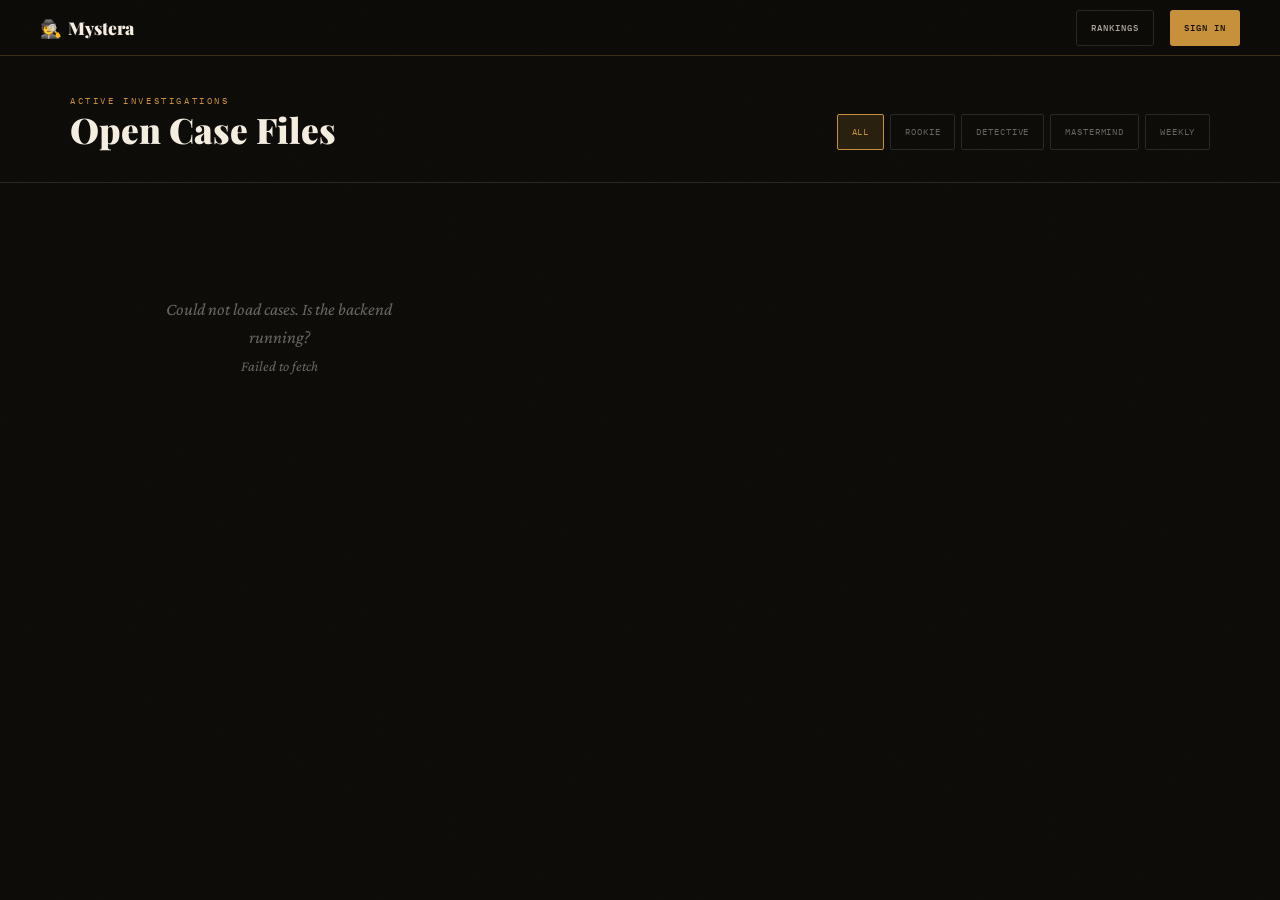
<file: frontend/case.html>
<!DOCTYPE html>
<html lang="en">
<head>
<meta charset="UTF-8">
<meta name="viewport" content="width=device-width, initial-scale=1.0">
<title>Mystera — Case File</title>
<link rel="stylesheet" href="css/global.css">
<style>
/* ── Nav ─────────────────────────────────── */
nav {
  position:fixed; top:0; left:0; right:0; z-index:500; height:var(--nav-h);
  display:flex; align-items:center; justify-content:space-between; padding:0 1.8rem;
  background:rgba(13,11,8,0.96); border-bottom:1px solid var(--amber-border);
  backdrop-filter:blur(10px);
}
.nav-logo { font-family:'Playfair Display',serif; font-size:1rem; font-weight:900; color:var(--amber); text-decoration:none; }
.nav-logo span { color:var(--paper); }
.nav-tabs { display:flex; list-style:none; gap:0; }
.nav-tab-btn {
  background:none; border:none; border-bottom:2px solid transparent;
  color:var(--paper-muted); font-family:'IBM Plex Mono',monospace;
  font-size:0.6rem; letter-spacing:0.12em; text-transform:uppercase;
  padding:0.5rem 1rem; cursor:pointer; transition:all var(--transition);
}
.nav-tab-btn:hover { color:var(--paper); }
.nav-tab-btn.active { color:var(--amber); border-bottom-color:var(--amber); }
.nav-timer { font-family:'IBM Plex Mono',monospace; font-size:0.7rem; color:var(--amber); letter-spacing:0.1em; }

/* ── Screens ─────────────────────────────── */
.screen { display:none; min-height:calc(100vh - var(--nav-h)); padding-top:var(--nav-h); }
.screen.active { display:block; animation: fadeIn 0.3s ease; }

/* ══ CASE FILE ══════════════════════════════ */
.case-layout {
  display:grid; grid-template-columns:1fr 320px; gap:1.8rem;
  max-width:1140px; margin:0 auto; padding:2rem 2rem 4rem;
}
@media(max-width:880px){.case-layout{grid-template-columns:1fr}}

.file-header {
  background:linear-gradient(135deg,#1e1510,#150f0a); border:1px solid var(--amber-border);
  border-radius:var(--radius); padding:2rem; margin-bottom:1.5rem; position:relative; overflow:hidden;
}
.file-header::before {
  content:'CLASSIFIED'; position:absolute; top:50%; right:-15px;
  transform:translateY(-50%) rotate(-28deg);
  font-family:'IBM Plex Mono',monospace; font-size:5rem; font-weight:500;
  color:var(--red); opacity:0.04; letter-spacing:0.3em; pointer-events:none;
}
.file-num { font-family:'IBM Plex Mono',monospace; font-size:0.56rem; color:var(--amber); letter-spacing:0.3em; text-transform:uppercase; margin-bottom:0.5rem; }
.file-title { font-size:2rem; color:var(--paper); margin-bottom:0.3rem; }
.file-victim { font-family:'Crimson Pro',serif; font-style:italic; color:var(--paper-muted); margin-bottom:1.2rem; }
.file-bg { font-family:'Crimson Pro',serif; font-size:1rem; line-height:1.75; color:var(--paper-dim); }

.case-tabs { display:flex; gap:0; border-bottom:1px solid var(--amber-border); margin-bottom:1.5rem; overflow-x:auto; }
.case-tab {
  background:none; border:none; border-bottom:2px solid transparent; margin-bottom:-1px;
  color:var(--paper-muted); font-family:'IBM Plex Mono',monospace; font-size:0.6rem;
  letter-spacing:0.14em; text-transform:uppercase; padding:0.65rem 1.1rem;
  cursor:pointer; white-space:nowrap; transition:all var(--transition);
}
.case-tab.active { color:var(--amber); border-bottom-color:var(--amber); }
.tab-content { display:none; } .tab-content.active { display:block; animation:fadeIn 0.25s ease; }

/* Timeline */
.timeline { position:relative; padding-left:2rem; }
.timeline::before { content:''; position:absolute; left:5px; top:0; bottom:0; width:1px; background:linear-gradient(180deg,var(--amber) 0%,rgba(200,145,58,0.08) 100%); }
.tl-item { position:relative; margin-bottom:1.6rem; padding-bottom:1.5rem; border-bottom:1px solid var(--paper-ghost); }
.tl-item:last-child { border-bottom:none; margin-bottom:0; }
.tl-dot { position:absolute; left:-1.85rem; top:4px; width:10px; height:10px; border-radius:50%; background:var(--amber); border:2px solid var(--ink); box-shadow:0 0 8px rgba(200,145,58,0.5); }
.tl-time { font-family:'IBM Plex Mono',monospace; font-size:0.56rem; color:var(--amber); letter-spacing:0.14em; margin-bottom:0.25rem; }
.tl-event { font-family:'Playfair Display',serif; font-size:1rem; font-weight:700; color:var(--paper); margin-bottom:0.25rem; }
.tl-detail { font-family:'Crimson Pro',serif; font-size:0.9rem; color:var(--paper-muted); line-height:1.55; }

/* Evidence grid */
.ev-grid { display:grid; grid-template-columns:repeat(auto-fill,minmax(175px,1fr)); gap:0.9rem; }
.ev-card {
  background:var(--ink); border:1px solid rgba(200,145,58,0.12); border-radius:var(--radius);
  padding:1rem; cursor:pointer; transition:all var(--transition); position:relative;
}
.ev-card:hover { border-color:var(--amber-border); background:var(--ink-mid); }
.ev-card.locked { opacity:0.4; cursor:not-allowed; filter:blur(0.3px); }
.ev-icon { font-size:1.5rem; display:block; margin-bottom:0.5rem; }
.ev-type { font-family:'IBM Plex Mono',monospace; font-size:0.48rem; letter-spacing:0.18em; text-transform:uppercase; color:var(--paper-muted); margin-bottom:0.25rem; }
.ev-name { font-family:'Playfair Display',serif; font-size:0.85rem; font-weight:700; color:var(--paper); line-height:1.3; }
.ev-hint { font-family:'Crimson Pro',serif; font-size:0.78rem; font-style:italic; color:var(--paper-muted); margin-top:0.25rem; }
.lock-icon { position:absolute; top:8px; right:8px; font-size:0.65rem; color:var(--paper-muted); opacity:0.5; }

/* Evidence modal */
.ev-modal-content { padding:1.5rem; font-family:'IBM Plex Mono',monospace; font-size:0.68rem; line-height:1.9; color:var(--paper-dim); white-space:pre-wrap; border:1px solid var(--paper-ghost); border-radius:var(--radius); background:var(--ink); }

/* Suspects */
.suspect-list { display:flex; flex-direction:column; gap:0.9rem; }
.suspect-row {
  background:var(--ink); border:1px solid rgba(200,145,58,0.12); border-radius:var(--radius);
  padding:1.1rem; display:grid; grid-template-columns:48px 1fr auto; gap:1rem;
  align-items:center; cursor:pointer; transition:all var(--transition);
}
.suspect-row:hover { border-color:var(--amber-border); background:var(--ink-mid); }
.s-avatar { width:48px; height:48px; border-radius:50%; background:var(--ink-mid); border:1px solid var(--amber-border); display:flex; align-items:center; justify-content:center; font-size:1.3rem; flex-shrink:0; }
.s-name { font-family:'Playfair Display',serif; font-size:1rem; font-weight:700; color:var(--paper); }
.s-role { font-family:'IBM Plex Mono',monospace; font-size:0.55rem; color:var(--paper-muted); letter-spacing:0.08em; margin-top:0.1rem; }
.s-status { font-family:'IBM Plex Mono',monospace; font-size:0.52rem; letter-spacing:0.1em; text-transform:uppercase; }
.st-clean   { color:var(--green-bright); }
.st-suspect { color:#f0a500; }
.st-done    { color:var(--amber); }

/* Sidebar */
.sidebar { display:flex; flex-direction:column; gap:1.1rem; }
.victim-row { display:flex; justify-content:space-between; padding:0.42rem 0; border-bottom:1px solid var(--paper-ghost); font-size:0.88rem; }
.victim-row:last-child { border-bottom:none; }
.victim-lbl { font-family:'IBM Plex Mono',monospace; font-size:0.56rem; color:var(--paper-muted); letter-spacing:0.08em; }
.victim-val { font-family:'Crimson Pro',serif; color:var(--paper-dim); text-align:right; max-width:60%; }

/* ══ BOARD ═══════════════════════════════════ */
#screen-board { padding:0; }
.board-toolbar {
  height:50px; display:flex; align-items:center; gap:0.45rem; padding:0 1.2rem;
  background:rgba(13,11,8,0.96); border-bottom:1px solid var(--amber-border);
  position:sticky; top:var(--nav-h); z-index:10; flex-wrap:nowrap; overflow-x:auto;
  margin-top:var(--nav-h);
}
.board-tool {
  background:rgba(244,237,224,0.04); border:1px solid var(--paper-ghost); color:var(--paper-muted);
  font-family:'IBM Plex Mono',monospace; font-size:0.56rem; letter-spacing:0.1em; text-transform:uppercase;
  padding:0.35rem 0.75rem; cursor:pointer; border-radius:2px; transition:all var(--transition); white-space:nowrap;
}
.board-tool.active,.board-tool:hover { background:var(--amber-glow); border-color:var(--amber-border); color:var(--amber); }
.board-sep { width:1px; height:24px; background:var(--paper-ghost); margin:0 0.3rem; flex-shrink:0; }
.board-label { margin-left:auto; font-family:'Playfair Display',serif; font-size:0.8rem; font-style:italic; color:rgba(244,237,224,0.18); white-space:nowrap; }

#board-canvas {
  width:100%; height:calc(100vh - var(--nav-h) - 50px);
  background:#1c150e; position:relative; overflow:hidden; cursor:default;
  background-image:
    radial-gradient(circle at 12% 88%, rgba(139,26,26,0.04) 0%, transparent 45%),
    radial-gradient(circle at 88% 12%, rgba(200,145,58,0.03) 0%, transparent 40%),
    repeating-linear-gradient(0deg, transparent, transparent 29px, rgba(244,237,224,0.012) 30px),
    repeating-linear-gradient(90deg, transparent, transparent 29px, rgba(244,237,224,0.012) 30px);
}
#conn-svg { position:absolute; inset:0; pointer-events:none; width:100%; height:100%; }

.board-pin {
  position:absolute; background:#1e1408; border:1px solid var(--amber-border);
  border-radius:3px; padding:0.65rem 0.85rem; min-width:128px; max-width:175px;
  cursor:grab; user-select:none; box-shadow:4px 4px 14px rgba(0,0,0,0.6);
  transition:box-shadow 0.15s; z-index:10;
}
.board-pin:active { cursor:grabbing; }
.board-pin.selected { border-color:var(--amber); box-shadow:4px 4px 14px rgba(0,0,0,0.6),0 0 14px rgba(200,145,58,0.3); }
.board-pin.suspect-pin { border-color:rgba(122,171,255,0.35); }
.board-pin.suspect-pin.selected { border-color:var(--blue-bright); box-shadow:4px 4px 14px rgba(0,0,0,0.6),0 0 14px rgba(122,171,255,0.25); }
.pin-tack { width:10px; height:10px; border-radius:50%; background:var(--amber); position:absolute; top:-5px; left:50%; transform:translateX(-50%); box-shadow:0 2px 6px rgba(200,145,58,0.6); }
.suspect-pin .pin-tack { background:var(--blue-bright); box-shadow:0 2px 6px rgba(122,171,255,0.5); }
.pin-icon { font-size:1rem; display:block; margin-bottom:0.2rem; }
.pin-type { font-family:'IBM Plex Mono',monospace; font-size:0.44rem; letter-spacing:0.16em; text-transform:uppercase; color:rgba(200,145,58,0.6); }
.suspect-pin .pin-type { color:rgba(122,171,255,0.6); }
.pin-label { font-family:'Special Elite',monospace; font-size:0.7rem; color:var(--paper); line-height:1.3; margin-top:0.1rem; }

/* ══ INTERROGATION ═══════════════════════════ */
#screen-interrogate { padding:var(--nav-h) 0 0; }
.interro-layout { display:grid; grid-template-columns:260px 1fr; height:calc(100vh - var(--nav-h)); }
@media(max-width:700px){.interro-layout{grid-template-columns:1fr}}
.suspect-panel { background:#110c08; border-right:1px solid var(--amber-border); padding:1.2rem; overflow-y:auto; display:flex; flex-direction:column; gap:0.8rem; }
.sp-card { background:var(--ink-mid); border:1px solid var(--amber-border); border-radius:var(--radius); padding:1rem; cursor:pointer; transition:all var(--transition); position:relative; }
.sp-card:hover { border-color:rgba(200,145,58,0.45); }
.sp-card.active { border-color:var(--amber); background:var(--amber-glow); }
.sp-avatar { font-size:1.5rem; margin-bottom:0.5rem; display:block; }
.sp-name { font-family:'Playfair Display',serif; font-size:0.95rem; font-weight:700; color:var(--paper); }
.sp-role { font-family:'IBM Plex Mono',monospace; font-size:0.52rem; color:var(--paper-muted); letter-spacing:0.08em; margin:0.15rem 0 0.4rem; }
.sp-trait { font-family:'Crimson Pro',serif; font-size:0.82rem; font-style:italic; color:var(--paper-muted); line-height:1.4; }
.sp-qs { position:absolute; top:8px; right:8px; font-family:'IBM Plex Mono',monospace; font-size:0.48rem; color:var(--amber); background:var(--amber-glow); border:1px solid var(--amber-border); padding:0.12rem 0.4rem; border-radius:2px; }

.chat-panel { display:flex; flex-direction:column; background:#0e0a06; }
.chat-header { padding:1rem 1.4rem; border-bottom:1px solid var(--amber-border); display:flex; align-items:center; gap:0.9rem; flex-shrink:0; }
.chat-hname { font-family:'Playfair Display',serif; font-size:1.1rem; font-weight:700; color:var(--paper); }
.chat-hstatus { font-family:'IBM Plex Mono',monospace; font-size:0.5rem; color:var(--green-bright); letter-spacing:0.1em; }
.chat-rec { margin-left:auto; display:flex; align-items:center; gap:0.35rem; font-family:'IBM Plex Mono',monospace; font-size:0.5rem; color:var(--red-bright); letter-spacing:0.15em; }
.rec-dot { width:6px; height:6px; border-radius:50%; background:var(--red-bright); animation:blink 1.2s infinite; }

.chat-msgs { flex:1; overflow-y:auto; padding:1.2rem; display:flex; flex-direction:column; gap:0.9rem; }
.chat-msg { max-width:78%; animation:fadeIn 0.3s ease; }
.chat-msg.player { margin-left:auto; }
.chat-msg.suspect { margin-right:auto; }
.msg-label { font-family:'IBM Plex Mono',monospace; font-size:0.48rem; letter-spacing:0.12em; text-transform:uppercase; color:var(--paper-muted); margin-bottom:0.25rem; }
.player .msg-label { text-align:right; color:rgba(200,145,58,0.55); }
.msg-bubble { padding:0.75rem 0.95rem; border-radius:3px; font-family:'Crimson Pro',serif; font-size:0.95rem; line-height:1.6; }
.player .msg-bubble { background:rgba(200,145,58,0.12); border:1px solid rgba(200,145,58,0.2); color:var(--paper); border-bottom-right-radius:0; }
.suspect .msg-bubble { background:var(--ink-mid); border:1px solid var(--paper-ghost); color:var(--paper-dim); border-bottom-left-radius:0; }
.typing { display:none; align-items:center; gap:3px; padding:0.55rem 0.85rem; background:var(--ink-mid); border:1px solid var(--paper-ghost); border-radius:3px; border-bottom-left-radius:0; width:fit-content; }
.typing.show { display:flex; }
.typing-dot { width:5px; height:5px; border-radius:50%; background:var(--paper-muted); animation:typeDot 1s infinite; }
.typing-dot:nth-child(2){animation-delay:0.2s}.typing-dot:nth-child(3){animation-delay:0.4s}
@keyframes typeDot{0%,80%,100%{transform:scale(1);opacity:0.4}40%{transform:scale(1.3);opacity:1}}

.chat-input-area { padding:0.9rem 1.2rem; border-top:1px solid var(--amber-border); background:#0e0a06; flex-shrink:0; }
.quick-qs { display:flex; gap:0.35rem; flex-wrap:wrap; margin-bottom:0.65rem; }
.quick-q { background:rgba(244,237,224,0.03); border:1px solid var(--paper-ghost); color:var(--paper-muted); font-family:'Crimson Pro',serif; font-size:0.78rem; font-style:italic; padding:0.28rem 0.65rem; border-radius:12px; cursor:pointer; transition:all var(--transition); }
.quick-q:hover { border-color:var(--amber-border); color:var(--amber); background:var(--amber-glow); }
.chat-row { display:flex; gap:0.5rem; }
.chat-in { flex:1; background:var(--ink-mid); border:1px solid var(--amber-border); border-radius:2px; color:var(--paper); font-family:'Crimson Pro',serif; font-size:0.95rem; padding:0.65rem 0.9rem; outline:none; transition:border-color var(--transition); }
.chat-in:focus { border-color:var(--amber); }
.chat-in::placeholder { color:var(--paper-muted); font-style:italic; }

/* ══ SOLVE ════════════════════════════════════ */
#screen-solve { padding:var(--nav-h) 0 4rem; }
.solve-inner { max-width:740px; margin:0 auto; padding:2.5rem 2rem; }
.solve-hdr { text-align:center; margin-bottom:2.5rem; }
.solve-hdr-tag { font-family:'IBM Plex Mono',monospace; font-size:0.58rem; letter-spacing:0.28em; text-transform:uppercase; color:var(--amber); margin-bottom:0.7rem; }
.solve-hdr h2 { font-size:2.5rem; color:var(--paper); margin-bottom:0.5rem; }
.solve-hdr p { font-family:'Crimson Pro',serif; font-style:italic; color:var(--paper-muted); font-size:1.05rem; }
.form-section { margin-bottom:1.6rem; }
.culprit-grid { display:grid; grid-template-columns:repeat(auto-fill,minmax(135px,1fr)); gap:0.55rem; }
.culprit-opt { background:var(--ink); border:1px solid var(--paper-ghost); border-radius:var(--radius); padding:0.8rem; cursor:pointer; transition:all var(--transition); text-align:center; }
.culprit-opt:hover { border-color:var(--amber-border); }
.culprit-opt.selected { border-color:var(--amber); background:var(--amber-glow); }
.co-avatar { font-size:1.5rem; display:block; margin-bottom:0.3rem; }
.co-name { font-family:'Playfair Display',serif; font-size:0.8rem; font-weight:700; color:var(--paper); }
.ev-check-grid { display:grid; grid-template-columns:repeat(auto-fill,minmax(185px,1fr)); gap:0.45rem; }
.ev-check { display:flex; align-items:center; gap:0.5rem; padding:0.48rem 0.7rem; background:var(--ink); border:1px solid var(--paper-ghost); border-radius:2px; cursor:pointer; font-family:'Crimson Pro',serif; font-size:0.85rem; color:var(--paper-muted); transition:all var(--transition); }
.ev-check:hover { border-color:var(--amber-border); }
.ev-check.checked { border-color:var(--amber-border); background:var(--amber-glow); color:var(--paper); }
.check-box { width:14px; height:14px; border:1px solid var(--paper-muted); border-radius:2px; flex-shrink:0; display:flex; align-items:center; justify-content:center; font-size:0.55rem; transition:all var(--transition); }
.ev-check.checked .check-box { background:var(--amber); border-color:var(--amber); color:var(--ink); font-weight:700; }

/* ══ SCORE MODAL ══════════════════════════════ */
.score-modal-header { background:linear-gradient(135deg,#2a1f10,#1a1208); padding:2rem; text-align:center; border-bottom:1px solid var(--amber-border); }
.score-verdict { font-family:'IBM Plex Mono',monospace; font-size:0.6rem; letter-spacing:0.3em; text-transform:uppercase; margin-bottom:0.5rem; }
.score-verdict.ok { color:var(--green-bright); } .score-verdict.fail { color:var(--red-bright); }
.score-big { font-family:'Playfair Display',serif; font-size:4.5rem; font-weight:900; color:var(--amber); line-height:1; }
.score-row { display:flex; justify-content:space-between; align-items:center; padding:0.5rem 0; border-bottom:1px solid var(--paper-ghost); }
.score-row-lbl { font-family:'IBM Plex Mono',monospace; font-size:0.58rem; color:var(--paper-muted); letter-spacing:0.1em; }
.score-row-val { font-family:'Playfair Display',serif; font-size:1rem; font-weight:700; color:var(--amber); }
.score-row-val.zero { color:var(--paper-muted); }
.reveal-box { background:var(--ink); border:1px solid var(--amber-border); border-radius:var(--radius); padding:1rem; font-family:'Crimson Pro',serif; font-size:0.9rem; font-style:italic; color:var(--paper-muted); line-height:1.7; }
</style>
</head>
<body>

<!-- NAV -->
<nav>
  <a href="cases.html" class="nav-logo">🕵️ <span>DOS</span></a>
  <ul class="nav-tabs" id="nav-tabs">
    <li><button class="nav-tab-btn active" onclick="switchScreen('case')">Case File</button></li>
    <li><button class="nav-tab-btn" onclick="switchScreen('board')">Board</button></li>
    <li><button class="nav-tab-btn" onclick="switchScreen('interrogate')">Interrogate</button></li>
    <li><button class="nav-tab-btn" onclick="switchScreen('solve')">Submit Theory</button></li>
  </ul>
  <div class="nav-timer" id="nav-timer">00:00:00</div>
</nav>

<!-- ══ CASE FILE ══════════════════════════════ -->
<div id="screen-case" class="screen active">
  <div class="case-layout">
    <div id="case-main">
      <div class="file-header" id="file-header">
        <div class="file-num" id="file-num">Loading…</div>
        <h1 class="file-title" id="file-title"></h1>
        <div class="file-victim" id="file-victim"></div>
        <div class="file-bg" id="file-bg"></div>
      </div>
      <div class="case-tabs">
        <button class="case-tab active" onclick="switchTab('timeline',this)">Timeline</button>
        <button class="case-tab" onclick="switchTab('evidence',this)">Evidence</button>
        <button class="case-tab" onclick="switchTab('suspects',this)">Suspects</button>
      </div>
      <div id="tab-timeline" class="tab-content active"><div class="timeline" id="timeline-list"></div></div>
      <div id="tab-evidence" class="tab-content"><div class="ev-grid" id="ev-grid"></div></div>
      <div id="tab-suspects" class="tab-content"><div class="suspect-list" id="suspect-list"></div></div>
    </div>

    <div class="sidebar">
      <div class="card">
        <div class="card-header">Progress</div>
        <div class="card-body">
          <div class="progress-wrap"><div class="progress-meta"><span>Evidence</span><span id="ev-prog-lbl">0/0</span></div><div class="progress-track"><div class="progress-fill" id="ev-prog" style="width:0%"></div></div></div>
          <div class="progress-wrap"><div class="progress-meta"><span>Interrogations</span><span id="int-prog-lbl">0/0</span></div><div class="progress-track"><div class="progress-fill" id="int-prog" style="width:0%"></div></div></div>
        </div>
      </div>
      <div class="card" id="victim-card">
        <div class="card-header">Victim Profile</div>
        <div class="card-body" id="victim-profile"></div>
      </div>
      <div class="card">
        <div class="card-header">Actions</div>
        <div class="card-body" style="display:flex;flex-direction:column;gap:0.6rem;">
          <button class="btn btn-outline-amber btn-md" onclick="switchScreen('board')">📌 Evidence Board</button>
          <button class="btn btn-ghost btn-md" onclick="switchScreen('interrogate')" style="color:var(--blue-bright);border-color:rgba(122,171,255,0.3)">💬 Interrogate</button>
          <button class="btn btn-ghost btn-md" onclick="switchScreen('solve')" style="color:var(--green-bright);border-color:rgba(90,184,122,0.3)">⚖️ Submit Theory</button>
        </div>
      </div>
      <div class="card">
        <div class="card-header">Timer</div>
        <div class="card-body" style="text-align:center">
          <div id="sidebar-timer" style="font-family:'Playfair Display',serif;font-size:2rem;font-weight:900;color:var(--amber)">00:00:00</div>
          <div style="font-family:'IBM Plex Mono',monospace;font-size:0.52rem;color:var(--paper-muted);letter-spacing:0.15em;margin-top:0.2rem">ELAPSED · SPEED BONUS ACTIVE</div>
        </div>
      </div>
    </div>
  </div>
</div>

<!-- ══ BOARD ═════════════════════════════════ -->
<div id="screen-board" class="screen">
  <div class="board-toolbar">
    <button class="board-tool active" id="tool-select" onclick="board.setTool('select');setActiveTool('select')">◻ Select</button>
    <button class="board-tool" id="tool-connect" onclick="board.setTool('connect');setActiveTool('connect')">↗ Connect</button>
    <div class="board-sep"></div>
    <button class="board-tool" onclick="addEvPin()">+ Evidence</button>
    <button class="board-tool" onclick="addSpPin()">+ Suspect</button>
    <div class="board-sep"></div>
    <button class="board-tool" onclick="board.clearConnections()">✕ Wires</button>
    <button class="board-tool" onclick="saveBoard()">💾 Save</button>
    <div class="board-sep"></div>
    <button class="board-tool" onclick="switchScreen('solve')" style="color:var(--green-bright);border-color:rgba(90,184,122,0.2)">⚖ Submit</button>
    <div class="board-label" id="board-case-label">Evidence Board</div>
  </div>
  <div id="board-canvas">
    <svg id="conn-svg"></svg>
  </div>
</div>

<!-- ══ INTERROGATION ══════════════════════════ -->
<div id="screen-interrogate" class="screen">
  <div class="interro-layout">
    <div class="suspect-panel" id="suspect-panel">
      <div style="font-family:'IBM Plex Mono',monospace;font-size:0.52rem;letter-spacing:0.2em;text-transform:uppercase;color:var(--paper-muted);margin-bottom:0.3rem">Select Suspect</div>
    </div>
    <div class="chat-panel">
      <div class="chat-header">
        <div class="s-avatar" id="chat-avatar" style="width:40px;height:40px;border-radius:50%;background:var(--ink-mid);border:1px solid var(--amber-border);display:flex;align-items:center;justify-content:center;font-size:1.2rem">👤</div>
        <div>
          <div class="chat-hname" id="chat-name">Select a suspect</div>
          <div class="chat-hstatus">● Interview room — East Wing</div>
        </div>
        <div class="chat-rec"><div class="rec-dot"></div>REC</div>
      </div>
      <div class="chat-msgs" id="chat-msgs">
        <div style="text-align:center;padding:3rem;font-family:'Crimson Pro',serif;font-style:italic;color:var(--paper-muted)">Select a suspect to begin interrogation.</div>
      </div>
      <div style="padding:0 1.2rem 0.5rem"><div class="typing" id="typing"><div class="typing-dot"></div><div class="typing-dot"></div><div class="typing-dot"></div></div></div>
      <div class="chat-input-area">
        <div class="quick-qs" id="quick-qs"></div>
        <div class="chat-row">
          <input class="chat-in" id="chat-in" placeholder="Ask your question…" onkeydown="if(event.key==='Enter')sendMsg()">
          <button class="btn btn-primary btn-md" onclick="sendMsg()">Ask →</button>
        </div>
      </div>
    </div>
  </div>
</div>

<!-- ══ SOLVE ══════════════════════════════════ -->
<div id="screen-solve" class="screen">
  <div class="solve-inner">
    <div class="solve-hdr">
      <div class="solve-hdr-tag">⚖ Final Deduction</div>
      <h2>Submit Your Theory</h2>
      <p>Name the culprit. State the motive. Cite your evidence.</p>
    </div>

    <div class="form-section card">
      <div class="card-header">01 · The Culprit</div>
      <div class="card-body">
        <div class="form-label" style="margin-bottom:0.7rem">Who committed the crime?</div>
        <div class="culprit-grid" id="culprit-grid"></div>
      </div>
    </div>

    <div class="form-section card">
      <div class="card-header">02 · Motive</div>
      <div class="card-body">
        <label class="form-label">Why did they do it?</label>
        <textarea class="textarea" id="sol-motive" placeholder="Describe the motive in detail. Reference relationships, financial details, secrets uncovered during interrogation…"></textarea>
      </div>
    </div>

    <div class="form-section card">
      <div class="card-header">03 · Method</div>
      <div class="card-body">
        <label class="form-label">How was it done?</label>
        <textarea class="textarea" id="sol-method" placeholder="Explain how the crime was committed. How did they gain access? What was used? How did they avoid detection?"></textarea>
      </div>
    </div>

    <div class="form-section card">
      <div class="card-header">04 · Supporting Evidence</div>
      <div class="card-body">
        <label class="form-label" style="margin-bottom:0.7rem">Which evidence supports your theory?</label>
        <div class="ev-check-grid" id="ev-check-grid"></div>
      </div>
    </div>

    <button class="btn btn-primary btn-xl w-full" onclick="submitSolution()" id="submit-btn">⚖ Submit Final Theory</button>
  </div>
</div>

<!-- Evidence Modal -->
<div class="modal-overlay" id="ev-modal">
  <div class="modal modal-md">
    <div class="card-header" id="ev-modal-title" style="font-size:0.8rem;font-family:'Playfair Display',serif;font-weight:700;color:var(--paper)">Evidence</div>
    <div style="padding:1.5rem">
      <div id="ev-modal-desc" style="font-family:'Crimson Pro',serif;font-style:italic;color:var(--paper-muted);margin-bottom:1rem;line-height:1.6"></div>
      <div class="ev-modal-content" id="ev-modal-content"></div>
    </div>
    <div style="padding:1rem 1.5rem;border-top:1px solid var(--paper-ghost);display:flex;gap:0.8rem">
      <button class="btn btn-ghost btn-md" onclick="closeModal('ev-modal')">Close</button>
      <button class="btn btn-outline-amber btn-md" id="ev-pin-btn">📌 Add to Board</button>
    </div>
  </div>
</div>

<!-- Score Modal -->
<div class="modal-overlay" id="score-modal">
  <div class="modal modal-md">
    <div class="score-modal-header">
      <div class="score-verdict" id="score-verdict">…</div>
      <div class="score-big" id="score-num">0</div>
      <div style="font-family:'IBM Plex Mono',monospace;font-size:0.65rem;color:var(--paper-muted)">out of 100</div>
    </div>
    <div style="padding:1.5rem 2rem">
      <div style="display:flex;flex-direction:column;gap:0;margin-bottom:1.5rem">
        <div class="score-row"><span class="score-row-lbl">Culprit Identified</span><span class="score-row-val" id="sc-culprit">—</span></div>
        <div class="score-row"><span class="score-row-lbl">Motive Accuracy</span><span class="score-row-val" id="sc-motive">—</span></div>
        <div class="score-row"><span class="score-row-lbl">Evidence Quality</span><span class="score-row-val" id="sc-evidence">—</span></div>
        <div class="score-row"><span class="score-row-lbl">Speed Bonus</span><span class="score-row-val" id="sc-speed">—</span></div>
      </div>
      <div class="reveal-box" id="score-reveal"></div>
      <div style="margin-top:0.8rem;font-family:'IBM Plex Mono',monospace;font-size:0.6rem;color:var(--amber);letter-spacing:0.1em" id="score-xp"></div>
    </div>
    <div style="padding:1rem 2rem 1.5rem;display:flex;gap:0.8rem;border-top:1px solid var(--paper-ghost)">
      <button class="btn btn-ghost btn-md" onclick="closeModal('score-modal')">Close</button>
      <a href="leaderboard.html" class="btn btn-primary btn-md">See Rankings →</a>
    </div>
  </div>
</div>

<div id="toast-container"></div>

<script type="module">
import { api, auth, toast, getParam } from './js/api.js';
import { EvidenceBoard } from './js/board.js';

if (!auth.loggedIn) { window.location.href = 'login.html'; }

const slug = getParam('slug');
if (!slug) { window.location.href = 'cases.html'; }

let caseData = null;
let progress = null;
let currentSuspect = null;
let chatHistory = {};
let selectedCulprit = null;
let checkedEvidence = new Set();
let startTime = Date.now();
let board = null;
let evPinIdx = 0, spPinIdx = 0;

/* ── Timer ──────────────────────────────────── */
function formatTime(s) {
  const h = String(Math.floor(s/3600)).padStart(2,'0');
  const m = String(Math.floor((s%3600)/60)).padStart(2,'0');
  const sec = String(s%60).padStart(2,'0');
  return `${h}:${m}:${sec}`;
}
setInterval(() => {
  const elapsed = Math.floor((Date.now()-startTime)/1000);
  const t = formatTime(elapsed);
  document.getElementById('nav-timer').textContent = t;
  document.getElementById('sidebar-timer').textContent = t;
}, 1000);

/* ── Screens ────────────────────────────────── */
window.switchScreen = (id) => {
  document.querySelectorAll('.screen').forEach(s => s.classList.remove('active'));
  document.getElementById('screen-'+id).classList.add('active');
  document.querySelectorAll('.nav-tab-btn').forEach(b => b.classList.remove('active'));
  const tabMap = {case:0,board:1,interrogate:2,solve:3};
  document.querySelectorAll('.nav-tab-btn')[tabMap[id]]?.classList.add('active');
  if (id==='board') board._redrawConns();
};

/* ── Tabs ───────────────────────────────────── */
window.switchTab = (id, btn) => {
  document.querySelectorAll('.case-tab').forEach(b=>b.classList.remove('active'));
  document.querySelectorAll('.tab-content').forEach(c=>c.classList.remove('active'));
  btn.classList.add('active');
  document.getElementById('tab-'+id).classList.add('active');
};

/* ── Load case ──────────────────────────────── */
async function loadCase() {
  try {
    caseData = await api.getCase(slug);
    progress = await api.startCase(slug).catch(()=>null);
    if (progress && progress.started_at) {
      startTime = new Date(progress.started_at).getTime();
    }
    renderCase();
    initBoard();
    renderInterrogation();
    renderSolve();
  } catch(e) {
    toast('Failed to load case: '+e.message, 'error');
  }
}

function renderCase() {
  const c = caseData;
  document.title = `DetectiveOS — ${c.title}`;
  document.getElementById('file-num').textContent = `CASE FILE · ${c.slug.toUpperCase()} · ${c.difficulty.toUpperCase()}`;
  document.getElementById('file-title').textContent = c.title;
  document.getElementById('file-victim').textContent = `Victim: ${c.victim_name}${c.victim_age?', '+c.victim_age:''}${c.victim_occupation?' · '+c.victim_occupation:''}`;
  document.getElementById('file-bg').textContent = c.background;
  document.getElementById('board-case-label').textContent = `"${c.title}" — Evidence Board`;

  // Timeline
  const tl = c.timeline || c.victim_profile?.timeline || [];
  document.getElementById('timeline-list').innerHTML = tl.map(t=>`
    <div class="tl-item">
      <div class="tl-dot"></div>
      <div class="tl-time">${t.time}</div>
      <div class="tl-event">${t.event}</div>
      <div class="tl-detail">${t.detail}</div>
    </div>`).join('') || '<p style="color:var(--paper-muted);font-style:italic">Timeline not available.</p>';

  // Evidence
  const unlocked = progress?.unlocked_evidence || [];
  document.getElementById('ev-grid').innerHTML = c.evidence.map(e=>{
    const locked = e.is_hidden;
    return `<div class="ev-card ${locked?'locked':''}" onclick="${locked?'void 0':'showEvidence(\''+e.id+'\')'}">
      ${locked?'<span class="lock-icon">🔒</span>':''}
      <span class="ev-icon">${e.icon}</span>
      <div class="ev-type">${e.type.replace('_',' ')}</div>
      <div class="ev-name">${e.title}</div>
      ${e.unlock_condition?`<div class="ev-hint">🔒 ${e.unlock_condition.replace('interrogate:','Interrogate ')}</div>`:''}
    </div>`;
  }).join('');

  // Suspects
  const interrogated = progress?.interrogated_suspects || [];
  document.getElementById('suspect-list').innerHTML = c.suspects.map(s=>{
    const done = interrogated.includes(s.id);
    return `<div class="suspect-row" onclick="switchScreen('interrogate');selectSuspect('${s.id}')">
      <div class="s-avatar">${s.avatar}</div>
      <div><div class="s-name">${s.name}</div><div class="s-role">${s.occupation}</div></div>
      <div class="s-status ${done?'st-done':'st-suspect'}">${done?'● Interrogated':'⚠ Pending'}</div>
    </div>`;
  }).join('');

  // Victim profile
  const vp = c.victim_profile || {};
  const vpRows = Object.entries(vp).filter(([k])=>!['timeline'].includes(k)).map(([k,v])=>`
    <div class="victim-row">
      <span class="victim-lbl">${k.replace(/_/g,' ')}</span>
      <span class="victim-val">${typeof v==='object'?JSON.stringify(v):v}</span>
    </div>`).join('');
  document.getElementById('victim-profile').innerHTML = vpRows || '<p style="color:var(--paper-muted);font-style:italic;font-family:Crimson Pro,serif">No additional profile data.</p>';

  // Progress bars
  const visEv = c.evidence.filter(e=>!e.is_hidden).length;
  const totEv = c.evidence.length;
  document.getElementById('ev-prog-lbl').textContent = `${visEv}/${totEv}`;
  document.getElementById('ev-prog').style.width = totEv?`${(visEv/totEv)*100}%`:'0%';
  const intd = (progress?.interrogated_suspects||[]).length;
  const totS = c.suspects.length;
  document.getElementById('int-prog-lbl').textContent = `${intd}/${totS}`;
  document.getElementById('int-prog').style.width = totS?`${(intd/totS)*100}%`:'0%';
}

/* ── Evidence modal ─────────────────────────── */
let currentEv = null;
window.showEvidence = (evId) => {
  currentEv = caseData.evidence.find(e=>e.id===evId);
  if (!currentEv) return;
  document.getElementById('ev-modal-title').textContent = `${currentEv.icon} ${currentEv.title}`;
  document.getElementById('ev-modal-desc').textContent = currentEv.description;
  document.getElementById('ev-modal-content').textContent = currentEv.content || 'No additional content.';
  document.getElementById('ev-pin-btn').onclick = () => { addEvToBoard(currentEv); closeModal('ev-modal'); toast('Added to board','info'); };
  openModal('ev-modal');
};

function addEvToBoard(ev) {
  board.addPin({ kind:'evidence', icon:ev.icon, type:ev.type.replace('_',' ').toUpperCase(), label:ev.title, evId:ev.id }, 60+(evPinIdx*170)%700, 80+(evPinIdx%3)*140);
  evPinIdx++;
}

/* ── Board ──────────────────────────────────── */
function initBoard() {
  board = new EvidenceBoard('board-canvas','conn-svg', async (state) => {
    try { await api.saveBoard(slug, state); toast('Board saved','info',1500); } catch(e){}
  });
  if (progress?.board_state?.pins?.length) board.loadState(progress.board_state);
}

window.addEvPin = () => {
  const visible = caseData?.evidence.filter(e=>!e.is_hidden);
  if (!visible?.length) return;
  const ev = visible[evPinIdx % visible.length]; evPinIdx++;
  addEvToBoard(ev);
};

window.addSpPin = () => {
  const suspects = caseData?.suspects;
  if (!suspects?.length) return;
  const s = suspects[spPinIdx % suspects.length]; spPinIdx++;
  board.addPin({ kind:'suspect', icon:s.avatar, type:'SUSPECT', label:s.name }, 400+(spPinIdx*40)%200, 200+(spPinIdx*80)%300);
};

window.setActiveTool = (t) => {
  document.querySelectorAll('.board-tool').forEach(b=>b.classList.remove('active'));
  document.getElementById('tool-'+t).classList.add('active');
};

window.saveBoard = async () => {
  try {
    await api.saveBoard(slug, board.getState());
    toast('Board saved ✓','success',2000);
  } catch(e) { toast('Save failed: '+e.message,'error'); }
};

/* ── Interrogation ──────────────────────────── */
function renderInterrogation() {
  const panel = document.getElementById('suspect-panel');
  const existing = panel.querySelector('[data-suspects]');
  if (existing) existing.remove();
  const div = document.createElement('div');
  div.setAttribute('data-suspects','');
  div.innerHTML = (caseData.suspects||[]).map(s=>`
    <div class="sp-card" id="sp-${s.id}" onclick="selectSuspect('${s.id}')">
      <span class="sp-qs" id="qs-${s.id}">∞</span>
      <span class="sp-avatar">${s.avatar}</span>
      <div class="sp-name">${s.name}</div>
      <div class="sp-role">${s.occupation}</div>
      <div class="sp-trait">${s.personality?.split('.')[0]}.</div>
    </div>`).join('');
  panel.appendChild(div);
}

window.selectSuspect = (sid) => {
  if (!caseData) return;
  const s = caseData.suspects.find(x=>x.id===sid);
  if (!s) return;
  currentSuspect = s;
  document.querySelectorAll('.sp-card').forEach(c=>c.classList.remove('active'));
  document.getElementById('sp-'+sid)?.classList.add('active');
  document.getElementById('chat-avatar').textContent = s.avatar;
  document.getElementById('chat-name').textContent = s.name;
  const msgs = document.getElementById('chat-msgs');
  msgs.innerHTML = `<div class="chat-msg suspect"><div class="msg-label">${s.name}</div><div class="msg-bubble">${getOpener(s)}</div></div>`;
  // Quick questions
  const QUICK = ['Where were you that night?','What was your relationship with the victim?','Do you have anything to hide?','Walk me through the timeline.'];
  document.getElementById('quick-qs').innerHTML = QUICK.map(q=>`<button class="quick-q" onclick="sendQuick('${q.replace(/'/g,"&#39;")}')">${q}</button>`).join('');
};

function getOpener(s) {
  if (s.is_culprit) return "I've already spoken with your colleagues. I don't see what more I can add.";
  return `I'm willing to cooperate. Ask what you need.`;
}

window.sendQuick = (q) => { document.getElementById('chat-in').value = q; sendMsg(); };

window.sendMsg = async () => {
  if (!currentSuspect) { toast('Select a suspect first','info'); return; }
  const input = document.getElementById('chat-in');
  const msg = input.value.trim();
  if (!msg) return;
  input.value = '';
  appendMsg('You', msg, 'player');
  document.getElementById('typing').classList.add('show');
  try {
    const hist = chatHistory[currentSuspect.id] || [];
    const res = await api.interrogate(currentSuspect.id, msg, hist);
    chatHistory[currentSuspect.id] = [...hist, {role:'user',content:msg},{role:'assistant',content:res.reply}];
    document.getElementById('typing').classList.remove('show');
    appendMsg(currentSuspect.name, res.reply, 'suspect');
    if (res.questions_remaining < 999) {
      document.getElementById('qs-'+currentSuspect.id).textContent = `${res.questions_remaining} left`;
    }
    // refresh progress
    const intd = new Set(Object.keys(chatHistory).filter(k=>chatHistory[k].length>0));
    const tot = caseData.suspects.length;
    document.getElementById('int-prog-lbl').textContent = `${intd.size}/${tot}`;
    document.getElementById('int-prog').style.width = `${(intd.size/tot)*100}%`;
  } catch(e) {
    document.getElementById('typing').classList.remove('show');
    appendMsg('System', e.message, 'suspect');
  }
};

function appendMsg(name, text, cls) {
  const msgs = document.getElementById('chat-msgs');
  const div = document.createElement('div');
  div.className = `chat-msg ${cls}`;
  div.innerHTML = `<div class="msg-label">${name}</div><div class="msg-bubble">${text}</div>`;
  msgs.appendChild(div);
  msgs.scrollTop = msgs.scrollHeight;
}

/* ── Solve ──────────────────────────────────── */
function renderSolve() {
  document.getElementById('culprit-grid').innerHTML = (caseData.suspects||[]).map(s=>`
    <div class="culprit-opt" onclick="selectCulprit(this,'${s.name}')">
      <span class="co-avatar">${s.avatar}</span>
      <div class="co-name">${s.name}</div>
    </div>`).join('');

  document.getElementById('ev-check-grid').innerHTML = caseData.evidence.filter(e=>!e.is_hidden).map(e=>`
    <div class="ev-check" onclick="toggleEvCheck(this,'${e.id}')">
      <div class="check-box"></div>${e.icon} ${e.title}
    </div>`).join('');
}

window.selectCulprit = (el, name) => {
  document.querySelectorAll('.culprit-opt').forEach(o=>o.classList.remove('selected'));
  el.classList.add('selected');
  selectedCulprit = name;
};

window.toggleEvCheck = (el, id) => {
  el.classList.toggle('checked');
  el.querySelector('.check-box').textContent = el.classList.contains('checked') ? '✓' : '';
  if (el.classList.contains('checked')) checkedEvidence.add(id);
  else checkedEvidence.delete(id);
};

window.submitSolution = async () => {
  if (!selectedCulprit) { toast('Select a culprit first','info'); return; }
  const motive = document.getElementById('sol-motive').value.trim();
  const method = document.getElementById('sol-method').value.trim();
  if (motive.length < 20) { toast('Motive too brief — add more detail','info'); return; }
  if (method.length < 20) { toast('Method too brief — add more detail','info'); return; }
  if (!checkedEvidence.size) { toast('Cite at least one piece of evidence','info'); return; }

  const btn = document.getElementById('submit-btn');
  btn.textContent = 'Submitting…'; btn.disabled = true;
  try {
    const res = await api.submitSolution(slug, {
      culprit_name: selectedCulprit,
      motive, method,
      evidence_cited: [...checkedEvidence]
    });
    showScore(res);
  } catch(e) {
    toast(e.message,'error');
    btn.textContent = '⚖ Submit Final Theory'; btn.disabled = false;
  }
};

function showScore(res) {
  document.getElementById('score-verdict').textContent = res.is_correct ? '✓ CASE SOLVED' : '✕ WRONG CULPRIT';
  document.getElementById('score-verdict').className = 'score-verdict '+(res.is_correct?'ok':'fail');
  document.getElementById('score-num').textContent = res.score;
  document.getElementById('sc-culprit').textContent = `${res.breakdown.culprit} / 40`;
  document.getElementById('sc-culprit').className = 'score-row-val'+(res.breakdown.culprit===0?' zero':'');
  document.getElementById('sc-motive').textContent = `${res.breakdown.motive} / 20`;
  document.getElementById('sc-evidence').textContent = `${res.breakdown.evidence} / 25`;
  document.getElementById('sc-speed').textContent = `${res.breakdown.speed} / 15`;
  document.getElementById('score-reveal').innerHTML = `<strong style="color:var(--amber)">${res.verdict_message}</strong><br><br>The true culprit was <strong style="color:var(--amber)">${res.true_culprit}</strong>.<br>${res.true_motive}`;
  document.getElementById('score-xp').textContent = `+${res.xp_earned} XP earned`;
  openModal('score-modal');
}

/* ── Modals ─────────────────────────────────── */
window.openModal = (id) => document.getElementById(id).classList.add('open');
window.closeModal = (id) => document.getElementById(id).classList.remove('open');
document.querySelectorAll('.modal-overlay').forEach(o => o.addEventListener('click',e=>{ if(e.target===o) o.classList.remove('open'); }));

loadCase();
</script>
</body>
</html>
</file>
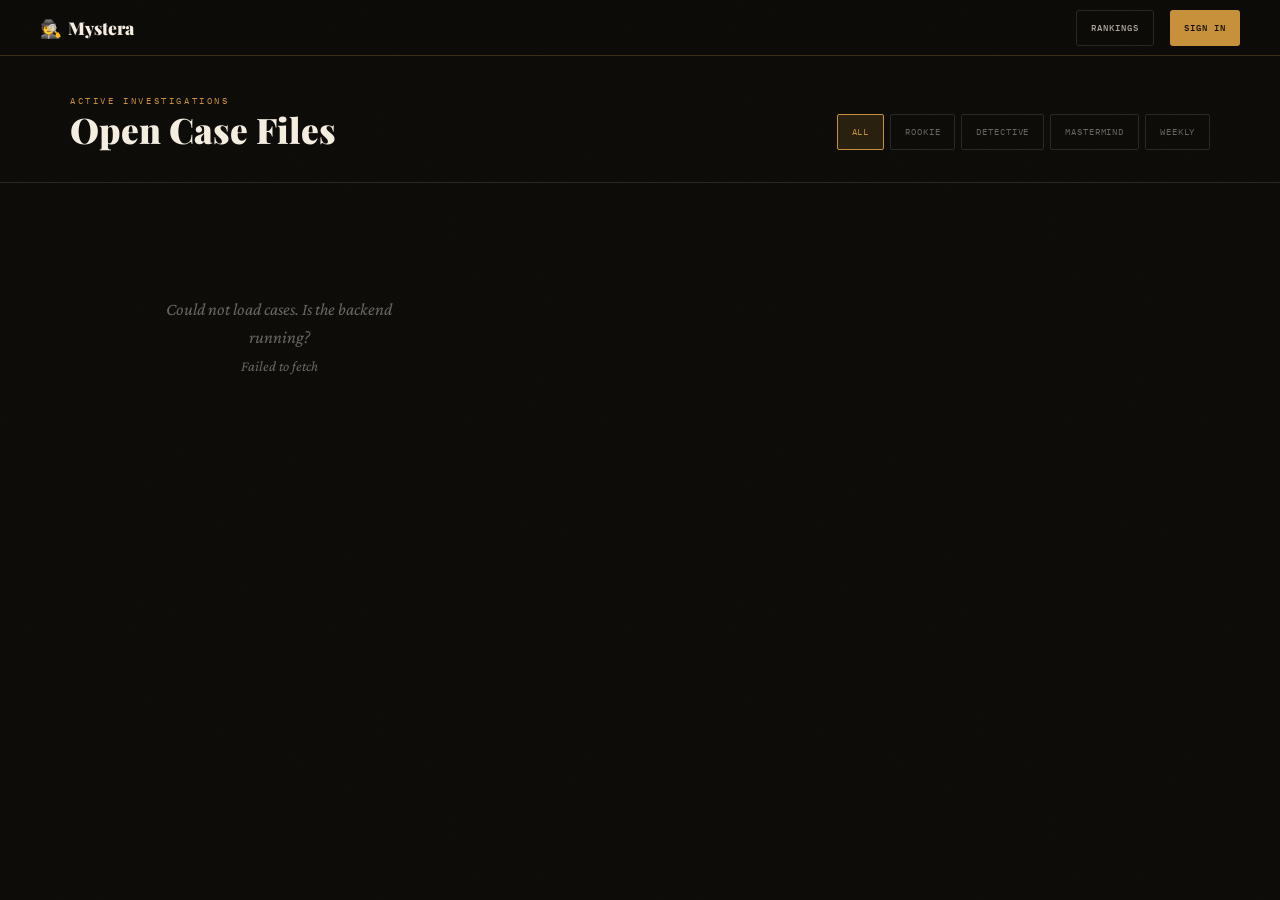
<file: frontend/cases.html>
<!DOCTYPE html>
<html lang="en">

<head>
  <meta charset="UTF-8">
  <meta name="viewport" content="width=device-width, initial-scale=1.0">
  <title>Mystera — Active Cases</title>
  <link rel="stylesheet" href="css/global.css">
  <style>
    nav {
      position: fixed;
      top: 0;
      left: 0;
      right: 0;
      z-index: 500;
      height: var(--nav-h);
      display: flex;
      align-items: center;
      justify-content: space-between;
      padding: 0 2.5rem;
      background: rgba(13, 11, 8, 0.95);
      border-bottom: 1px solid var(--amber-border);
      backdrop-filter: blur(10px);
    }

    .nav-logo {
      font-family: 'Playfair Display', serif;
      font-size: 1.1rem;
      font-weight: 900;
      color: var(--amber);
      text-decoration: none;
      display: flex;
      align-items: center;
      gap: 0.4rem;
    }

    .nav-logo span {
      color: var(--paper);
    }

    .nav-right {
      display: flex;
      align-items: center;
      gap: 1rem;
    }

    .nav-user {
      font-family: 'IBM Plex Mono', monospace;
      font-size: 0.62rem;
      color: var(--amber);
      background: var(--amber-glow);
      border: 1px solid var(--amber-border);
      padding: 0.3rem 0.8rem;
      border-radius: 2px;
      text-decoration: none;
    }

    .page-header {
      padding: 3rem 2.5rem 2rem;
      border-bottom: 1px solid var(--paper-ghost);
      margin-bottom: 2rem;
    }

    .page-header-inner {
      max-width: 1140px;
      margin: 0 auto;
      display: flex;
      align-items: flex-end;
      justify-content: space-between;
      gap: 2rem;
      flex-wrap: wrap;
    }

    .page-title {
      font-size: 2.2rem;
      color: var(--paper);
    }

    .page-title small {
      display: block;
      font-family: 'IBM Plex Mono', monospace;
      font-size: 0.58rem;
      letter-spacing: 0.28em;
      text-transform: uppercase;
      color: var(--amber);
      font-weight: 400;
      margin-bottom: 0.3rem;
    }

    .filter-row {
      display: flex;
      gap: 0.4rem;
      flex-wrap: wrap;
    }

    .filter-btn {
      background: transparent;
      border: 1px solid var(--paper-ghost);
      color: var(--paper-muted);
      font-family: 'IBM Plex Mono', monospace;
      font-size: 0.58rem;
      letter-spacing: 0.1em;
      text-transform: uppercase;
      padding: 0.38rem 0.85rem;
      cursor: pointer;
      border-radius: 2px;
      transition: all var(--transition);
    }

    .filter-btn.active,
    .filter-btn:hover {
      border-color: var(--amber);
      color: var(--amber);
      background: var(--amber-glow);
    }

    .grid-container {
      max-width: 1140px;
      margin: 0 auto;
      padding: 0 2.5rem 4rem;
    }

    .cases-grid {
      display: grid;
      grid-template-columns: repeat(auto-fill, minmax(330px, 1fr));
      gap: 1.4rem;
    }

    .case-card {
      background: linear-gradient(145deg, var(--ink-mid) 0%, var(--ink) 100%);
      border: 1px solid var(--amber-border);
      border-radius: var(--radius);
      overflow: hidden;
      cursor: pointer;
      transition: all 0.3s;
      text-decoration: none;
      display: block;
      position: relative;
    }

    .case-card:hover {
      border-color: rgba(200, 145, 58, 0.55);
      transform: translateY(-4px);
      box-shadow: var(--shadow-lg);
    }

    .weekly-banner {
      position: absolute;
      top: 12px;
      right: 12px;
      z-index: 2;
      font-family: 'IBM Plex Mono', monospace;
      font-size: 0.48rem;
      letter-spacing: 0.18em;
      background: var(--red);
      color: var(--paper);
      padding: 0.18rem 0.5rem;
      border-radius: 2px;
    }

    .case-scene {
      width: 100%;
      height: 168px;
      display: flex;
      align-items: center;
      justify-content: center;
      overflow: hidden;
    }

    .case-scene svg {
      width: 100%;
      height: 100%;
    }

    .case-body {
      padding: 1.2rem 1.4rem 1.4rem;
    }

    .case-meta {
      display: flex;
      gap: 0.4rem;
      margin-bottom: 0.8rem;
      align-items: center;
    }

    .case-title {
      font-family: 'Playfair Display', serif;
      font-size: 1.25rem;
      font-weight: 700;
      color: var(--paper);
      margin-bottom: 0.35rem;
      line-height: 1.2;
    }

    .case-desc {
      font-family: 'Crimson Pro', serif;
      font-size: 0.9rem;
      font-style: italic;
      color: var(--paper-muted);
      line-height: 1.55;
      margin-bottom: 1.1rem;
    }

    .case-footer {
      display: flex;
      justify-content: space-between;
      align-items: center;
      padding-top: 1rem;
      border-top: 1px solid var(--paper-ghost);
    }

    .case-stats {
      display: flex;
      gap: 1.3rem;
    }

    .stat-mini {
      font-family: 'IBM Plex Mono', monospace;
      font-size: 0.56rem;
      color: var(--paper-muted);
      letter-spacing: 0.06em;
    }

    .stat-mini strong {
      display: block;
      font-family: 'Playfair Display', serif;
      font-size: 0.95rem;
      color: var(--amber);
      font-weight: 700;
    }

    .empty-state {
      text-align: center;
      padding: 5rem 2rem;
      color: var(--paper-muted);
      font-family: 'Crimson Pro', serif;
      font-style: italic;
      font-size: 1.1rem;
    }

    .loading-grid {
      display: grid;
      grid-template-columns: repeat(auto-fill, minmax(330px, 1fr));
      gap: 1.4rem;
    }

    .loading-card {
      height: 340px;
      border-radius: var(--radius);
    }
  </style>
</head>

<body>

  <nav>
    <a href="index.html" class="nav-logo">🕵️ <span>Mystera</span></a>
    <div class="nav-right">
      <span id="nav-xp" class="badge badge-xp" style="display:none"></span>
      <a href="leaderboard.html" class="btn btn-ghost btn-sm">Rankings</a>
      <span id="nav-user" class="nav-user" style="display:none"></span>
      <a href="login.html" class="btn btn-primary btn-sm" id="nav-login">Sign In</a>
    </div>
  </nav>

  <div class="page-header" style="padding-top:calc(var(--nav-h) + 2.5rem)">
    <div class="page-header-inner">
      <h1 class="page-title">
        <small>Active Investigations</small>
        Open Case Files
      </h1>
      <div class="filter-row">
        <button class="filter-btn active" data-filter="all">All</button>
        <button class="filter-btn" data-filter="rookie">Rookie</button>
        <button class="filter-btn" data-filter="detective">Detective</button>
        <button class="filter-btn" data-filter="mastermind">Mastermind</button>
        <button class="filter-btn" data-filter="weekly">Weekly</button>
      </div>
    </div>
  </div>

  <div class="grid-container">
    <div id="cases-grid" class="cases-grid">
      <div class="loading-grid" id="loading">
        <div class="skeleton loading-card"></div>
        <div class="skeleton loading-card"></div>
        <div class="skeleton loading-card"></div>
      </div>
    </div>
  </div>

  <div id="toast-container"></div>

  <script type="module">
    import { api, auth, toast, navigateTo } from './js/api.js';

    // Scene SVGs per case theme
    const SCENES = {
      'midnight-manor': `<svg viewBox="0 0 320 168" xmlns="http://www.w3.org/2000/svg"><rect width="320" height="168" fill="#1a0f08"/><rect x="50" y="60" width="220" height="90" fill="#2a1a0a" rx="2"/><rect x="140" y="30" width="40" height="30" fill="#2a1a0a"/><rect x="148" y="38" width="24" height="22" fill="#0a0805" rx="1"/><circle cx="80" cy="105" r="14" fill="#1a0d06" stroke="#8b1a1a" stroke-width="1"/><line x1="70" y1="95" x2="90" y2="115" stroke="#8b1a1a" stroke-width="1.5" opacity="0.7"/><line x1="90" y1="95" x2="70" y2="115" stroke="#8b1a1a" stroke-width="1.5" opacity="0.7"/><rect x="200" y="80" width="40" height="30" fill="#1a1208" rx="1"/><rect x="205" y="83" width="12" height="14" fill="#c8913a" opacity="0.08"/><line x1="30" y1="0" x2="30" y2="168" stroke="#c8913a" stroke-width="0.5" opacity="0.25"/><circle cx="30" cy="30" r="3" fill="#c8913a" opacity="0.5"/></svg>`,
      'harbor-street-blackout': `<svg viewBox="0 0 320 168" xmlns="http://www.w3.org/2000/svg"><rect width="320" height="168" fill="#08090f"/><rect x="0" y="110" width="320" height="58" fill="#0a0c16"/><line x1="0" y1="110" x2="320" y2="110" stroke="#2e4a7a" stroke-width="2" opacity="0.4"/><rect x="40" y="40" width="90" height="80" fill="#0a1018" rx="1"/><rect x="190" y="20" width="90" height="100" fill="#0a1018" rx="1"/><rect x="48" y="48" width="18" height="22" fill="#c8913a" opacity="0.12"/><rect x="72" y="48" width="18" height="22" fill="#c8913a" opacity="0.05"/><rect x="200" y="30" width="18" height="22" fill="#7aabff" opacity="0.07"/><circle cx="160" cy="80" r="20" fill="none" stroke="#8b1a1a" stroke-width="1" stroke-dasharray="4,3" opacity="0.5"/><text x="153" y="84" font-family="monospace" font-size="10" fill="#8b1a1a" opacity="0.7">✕</text></svg>`,
      'redwood-inheritance': `<svg viewBox="0 0 320 168" xmlns="http://www.w3.org/2000/svg"><rect width="320" height="168" fill="#060a05"/><rect x="0" y="100" width="320" height="68" fill="#0d1a08"/><line x1="40" y1="0" x2="40" y2="168" stroke="#2a3a1a" stroke-width="7"/><line x1="90" y1="0" x2="90" y2="168" stroke="#2a3a1a" stroke-width="4"/><line x1="135" y1="0" x2="135" y2="168" stroke="#2a3a1a" stroke-width="9"/><line x1="200" y1="0" x2="200" y2="168" stroke="#2a3a1a" stroke-width="5"/><line x1="260" y1="0" x2="260" y2="168" stroke="#2a3a1a" stroke-width="3"/><line x1="290" y1="0" x2="290" y2="168" stroke="#2a3a1a" stroke-width="6"/><circle cx="165" cy="95" r="14" fill="#f4ede0" opacity="0.65"/><line x1="165" y1="0" x2="165" y2="81" stroke="#1a3a2a" stroke-width="1.5" stroke-dasharray="5,4" opacity="0.6"/></svg>`,
      'double-exposure': `<svg viewBox="0 0 320 168" xmlns="http://www.w3.org/2000/svg"><rect width="320" height="168" fill="#0a0808"/><rect x="90" y="15" width="140" height="105" fill="#1a0f0a" rx="3" stroke="#c8913a" stroke-width="0.5" stroke-opacity="0.3"/><rect x="100" y="25" width="35" height="45" fill="#0a0805" rx="1"/><rect x="185" y="25" width="35" height="45" fill="#0a0805" rx="1"/><rect x="130" y="78" width="60" height="42" fill="#0a0805" rx="1"/><rect x="148" y="86" width="24" height="34" fill="#c8913a" opacity="0.06" rx="1"/><circle cx="50" cy="55" r="9" fill="#c8913a" opacity="0.12"/><circle cx="50" cy="55" r="4" fill="#c8913a" opacity="0.25"/><line x1="59" y1="55" x2="90" y2="55" stroke="#c8913a" stroke-width="0.5" stroke-dasharray="3,3" opacity="0.3"/><ellipse cx="260" cy="90" rx="30" ry="30" fill="none" stroke="#8b1a1a" stroke-width="1" stroke-dasharray="3,3" opacity="0.4"/></svg>`,
      'zodiac-protocol': `<svg viewBox="0 0 320 168" xmlns="http://www.w3.org/2000/svg"><rect width="320" height="168" fill="#050810"/><rect x="20" y="20" width="280" height="128" fill="#080c18" rx="2"/><rect x="30" y="30" width="80" height="50" fill="#0d1428" rx="1" stroke="#2e4a7a" stroke-width="0.5" stroke-opacity="0.4"/><rect x="33" y="33" width="74" height="7" fill="#7aabff" opacity="0.06"/><rect x="33" y="42" width="60" height="4" fill="#7aabff" opacity="0.04"/><rect x="33" y="48" width="68" height="4" fill="#7aabff" opacity="0.03"/><circle cx="220" cy="65" r="28" fill="none" stroke="#7aabff" stroke-width="0.5" stroke-dasharray="4,3" opacity="0.25"/><circle cx="220" cy="65" r="14" fill="none" stroke="#7aabff" stroke-width="0.5" opacity="0.2"/><line x1="220" y1="37" x2="220" y2="37" /><circle cx="220" cy="65" r="3" fill="#7aabff" opacity="0.4"/><line x1="110" y1="110" x2="270" y2="110" stroke="#7aabff" stroke-width="0.5" opacity="0.15"/><rect x="30" y="100" width="200" height="4" fill="#7aabff" opacity="0.04" rx="1"/></svg>`,
      'glass-garden': `<svg viewBox="0 0 320 168" xmlns="http://www.w3.org/2000/svg"><rect width="320" height="168" fill="#080d06"/><rect x="20" y="10" width="280" height="148" fill="#0a120a" rx="2" stroke="#2a3a1a" stroke-width="1" stroke-opacity="0.4"/><line x1="50" y1="10" x2="50" y2="158" stroke="#2a3a1a" stroke-width="0.5" opacity="0.3"/><line x1="100" y1="10" x2="100" y2="158" stroke="#2a3a1a" stroke-width="0.5" opacity="0.3"/><line x1="150" y1="10" x2="150" y2="158" stroke="#2a3a1a" stroke-width="0.5" opacity="0.3"/><line x1="200" y1="10" x2="200" y2="158" stroke="#2a3a1a" stroke-width="0.5" opacity="0.3"/><line x1="250" y1="10" x2="250" y2="158" stroke="#2a3a1a" stroke-width="0.5" opacity="0.3"/><line x1="20" y1="80" x2="300" y2="80" stroke="#2a3a1a" stroke-width="0.5" opacity="0.3"/><circle cx="80" cy="110" r="18" fill="#1a2a0a" stroke="#5ab87a" stroke-width="0.5" stroke-opacity="0.4"/><circle cx="160" cy="60" r="22" fill="#1a2a0a" stroke="#5ab87a" stroke-width="0.5" stroke-opacity="0.5"/><circle cx="240" cy="115" r="15" fill="#1a2a0a" stroke="#5ab87a" stroke-width="0.5" stroke-opacity="0.3"/><circle cx="165" cy="62" r="6" fill="none" stroke="#8b1a1a" stroke-width="1" stroke-dasharray="2,2" opacity="0.7"/></svg>`
    };

    const DIFF_BADGE = { rookie: 'badge-rookie', detective: 'badge-detective', mastermind: 'badge-mastermind' };
    let allCases = [];

    function renderCard(c) {
      return `
  <a href="case.html?slug=${c.slug}" class="case-card" data-diff="${c.difficulty}" data-weekly="${c.is_weekly}">
    ${c.is_weekly ? '<span class="weekly-banner">⚡ Weekly Challenge</span>' : ''}
    <div class="case-scene">${SCENES[c.slug] || SCENES['midnight-manor']}</div>
    <div class="case-body">
      <div class="case-meta">
        <span class="badge ${DIFF_BADGE[c.difficulty] || 'badge-detective'}">${c.difficulty}</span>
        ${c.setting ? `<span style="font-family:'IBM Plex Mono',monospace;font-size:0.52rem;color:var(--paper-muted);letter-spacing:0.06em">${c.setting}</span>` : ''}
      </div>
      <div class="case-title">${c.title}</div>
      <div class="case-desc">${truncate(c.victim_name ? `Victim: ${c.victim_name}. ` : '', 0)}${c.is_weekly ? 'This week\'s global challenge.' : 'A new case awaits.'}</div>
      <div class="case-footer">
        <div class="case-stats">
          <div class="stat-mini"><strong>${c.solvers_count}</strong>Solved</div>
          <div class="stat-mini"><strong>${c.solve_rate}%</strong>Rate</div>
          <div class="stat-mini"><strong>${c.suspect_count}</strong>Suspects</div>
        </div>
        <span class="btn btn-outline-amber btn-sm">Investigate →</span>
      </div>
    </div>
  </a>`;
    }

    function truncate(s, n) { return s.length > n ? s.slice(0, n) + '…' : s; }

    async function loadCases() {
      try {
        allCases = await api.getCases();
        renderGrid(allCases);
      } catch (e) {
        document.getElementById('cases-grid').innerHTML = `<div class="empty-state">Could not load cases. Is the backend running?<br><small>${e.message}</small></div>`;
      }
    }

    function renderGrid(cases) {
  const grid = document.getElementById('cases-grid');
  if (!cases.length) {
    grid.innerHTML = '<div class="empty-state">No cases found.</div>';
    return;
  }
  grid.innerHTML = cases.map(renderCard).join('');
}

    // Filters
    document.querySelectorAll('.filter-btn').forEach(btn => {
      btn.addEventListener('click', () => {
        document.querySelectorAll('.filter-btn').forEach(b => b.classList.remove('active'));
        btn.classList.add('active');
        const f = btn.dataset.filter;
        if (f === 'all') renderGrid(allCases);
        else if (f === 'weekly') renderGrid(allCases.filter(c => c.is_weekly));
        else renderGrid(allCases.filter(c => c.difficulty === f));
      });
    });

    // Nav
    if (auth.loggedIn) {
      document.getElementById('nav-login').style.display = 'none';
      document.getElementById('nav-user').style.display = '';
      document.getElementById('nav-user').textContent = `${auth.user.avatar} ${auth.user.username}`;
      document.getElementById('nav-xp').style.display = '';
      document.getElementById('nav-xp').textContent = `⭐ ${auth.user.xp} XP`;
    }

    loadCases();
  </script>
</body>

</html>
</file>
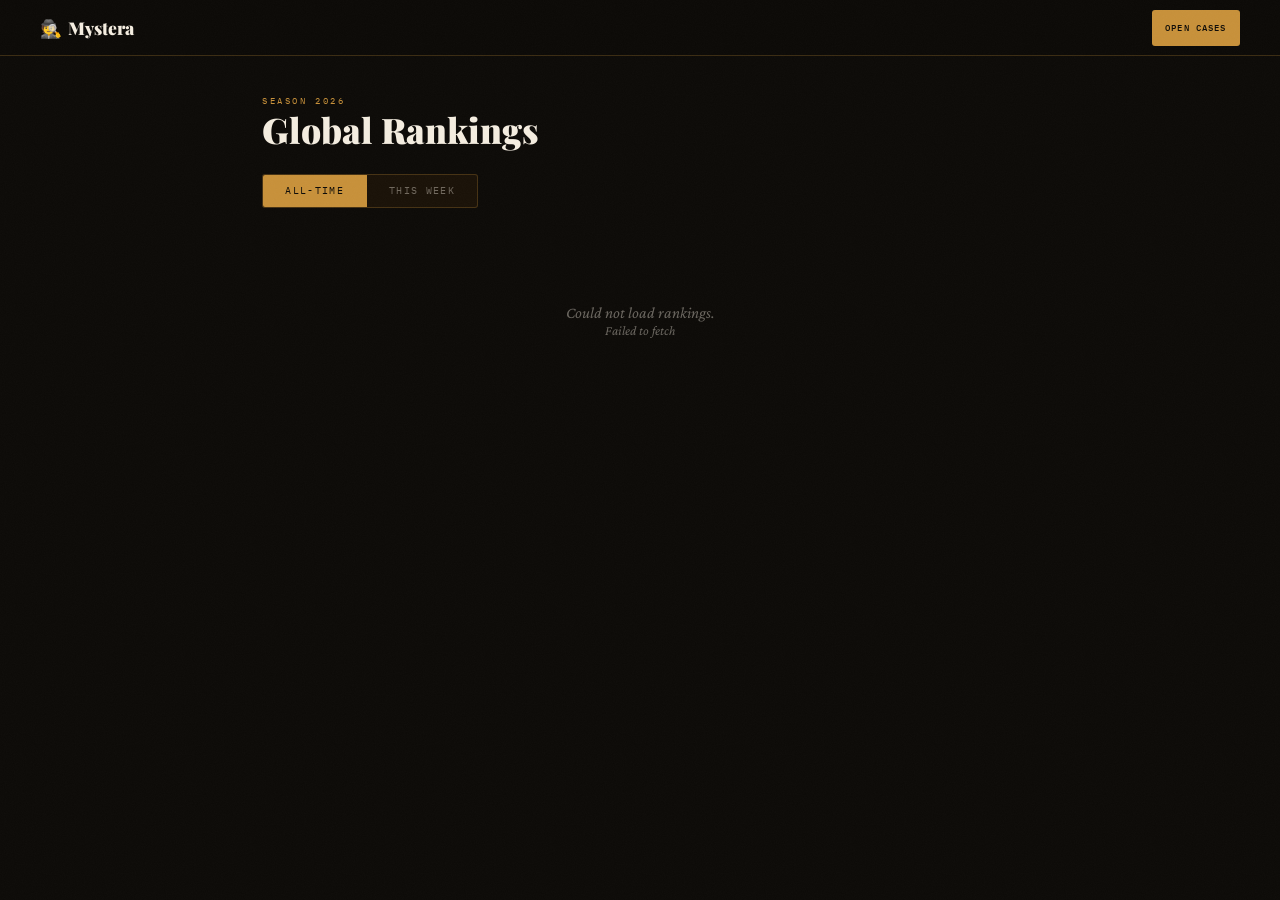
<file: frontend/leaderboard.html>
<!DOCTYPE html>
<html lang="en">
<head>
<meta charset="UTF-8">
<meta name="viewport" content="width=device-width, initial-scale=1.0">
<title>Mystera — Global Rankings</title>
<link rel="stylesheet" href="css/global.css">
<style>
nav { position:fixed;top:0;left:0;right:0;z-index:500;height:var(--nav-h);display:flex;align-items:center;justify-content:space-between;padding:0 2.5rem;background:rgba(13,11,8,0.95);border-bottom:1px solid var(--amber-border);backdrop-filter:blur(10px); }
.nav-logo { font-family:'Playfair Display',serif;font-size:1.1rem;font-weight:900;color:var(--amber);text-decoration:none; }
.nav-logo span { color:var(--paper); }
.lb-layout { max-width:820px;margin:0 auto;padding:calc(var(--nav-h) + 2.5rem) 2rem 4rem; }
.lb-toggle { display:flex;background:var(--ink-mid);border:1px solid var(--amber-border);border-radius:var(--radius);overflow:hidden;margin-bottom:2rem;width:fit-content; }
.lb-toggle-btn { background:none;border:none;color:var(--paper-muted);font-family:'IBM Plex Mono',monospace;font-size:0.6rem;letter-spacing:0.14em;text-transform:uppercase;padding:0.6rem 1.4rem;cursor:pointer;transition:all var(--transition); }
.lb-toggle-btn.active { background:var(--amber);color:var(--ink); }
.lb-row { display:grid;grid-template-columns:44px 1fr auto;gap:1rem;align-items:center;padding:0.9rem 1.1rem;border-bottom:1px solid var(--paper-ghost);border-radius:var(--radius);margin-bottom:3px;transition:background var(--transition); }
.lb-row:hover { background:var(--amber-glow); }
.lb-row.you { background:var(--amber-glow);border:1px solid var(--amber-border); }
.lb-row.separator-row { opacity:0.6;border-top:2px dashed var(--amber-border); }
.lb-rank { font-family:'Playfair Display',serif;font-size:1.3rem;font-weight:900;color:var(--paper-muted);text-align:center; }
.lb-rank.g { color:#ffd700; } .lb-rank.s { color:#c0c0c0; } .lb-rank.b { color:#cd7f32; }
.lb-user { display:flex;align-items:center;gap:0.8rem; }
.lb-av { width:34px;height:34px;border-radius:50%;background:var(--ink-light);border:1px solid var(--amber-border);display:flex;align-items:center;justify-content:center;font-size:1rem;flex-shrink:0; }
.lb-uname { font-family:'Special Elite',monospace;font-size:0.92rem;color:var(--paper); }
.lb-cases { font-family:'IBM Plex Mono',monospace;font-size:0.52rem;color:var(--paper-muted);letter-spacing:0.06em;margin-top:0.08rem; }
.lb-score { text-align:right; }
.lb-score-num { font-family:'Playfair Display',serif;font-size:1.3rem;font-weight:700;color:var(--amber); }
.lb-score-lbl { font-family:'IBM Plex Mono',monospace;font-size:0.48rem;color:var(--paper-muted);letter-spacing:0.1em; }
</style>
</head>
<body>
<nav>
  <a href="index.html" class="nav-logo">🕵️ <span>Mystera</span></a>
  <a href="cases.html" class="btn btn-primary btn-sm">Open Cases</a>
</nav>

<div class="lb-layout">
  <h1 class="page-title" style="font-size:2.2rem;color:var(--paper);margin-bottom:1.5rem">
    <small style="display:block;font-family:'IBM Plex Mono',monospace;font-size:0.58rem;letter-spacing:0.28em;text-transform:uppercase;color:var(--amber);font-weight:400;margin-bottom:0.3rem">Season 2026</small>
    Global Rankings
  </h1>

  <div class="lb-toggle">
    <button class="lb-toggle-btn active" onclick="loadTab('global',this)">All-Time</button>
    <button class="lb-toggle-btn" onclick="loadTab('weekly',this)">This Week</button>
  </div>

  <div id="lb-table"><div class="skeleton" style="height:400px;border-radius:3px"></div></div>
</div>

<div id="toast-container"></div>

<script type="module">
import { api, auth, toast } from './js/api.js';

function rankClass(i) { return i===0?'g':i===1?'s':i===2?'b':''; }

function renderTable(entries) {
  if (!entries.length) return '<div class="empty-state">No rankings yet. Solve a case to appear here.</div>';
  return entries.map((e,i)=>`
    <div class="lb-row ${e.is_you?'you':''} ${e.separator?'separator-row':''}">
      <div class="lb-rank ${rankClass(e.separator?99:i)}">${e.rank}</div>
      <div class="lb-user">
        <div class="lb-av">${e.avatar}</div>
        <div>
          <div class="lb-uname">${e.username}${e.is_you?' (you)':''}</div>
          <div class="lb-cases">${e.cases_solved||0} cases solved${e.time_minutes?` · ${e.time_minutes}m`:''}</div>
        </div>
      </div>
      <div class="lb-score">
        <div class="lb-score-num">${e.score.toLocaleString()}</div>
        <div class="lb-score-lbl">${e.xp?e.xp.toLocaleString()+' XP':'points'}</div>
      </div>
    </div>`).join('');
}

window.loadTab = async (tab, btn) => {
  document.querySelectorAll('.lb-toggle-btn').forEach(b=>b.classList.remove('active'));
  btn.classList.add('active');
  document.getElementById('lb-table').innerHTML = '<div class="skeleton" style="height:400px;border-radius:3px"></div>';
  try {
    const data = tab==='global' ? await api.getGlobalLeaderboard() : await api.getWeeklyLeaderboard();
    document.getElementById('lb-table').innerHTML = renderTable(data.entries||[]);
  } catch(e) {
    document.getElementById('lb-table').innerHTML = `<div style="text-align:center;padding:4rem;color:var(--paper-muted);font-family:Crimson Pro,serif;font-style:italic">Could not load rankings.<br><small>${e.message}</small></div>`;
  }
};

loadTab('global', document.querySelector('.lb-toggle-btn'));
</script>
</body>
</html>
</file>
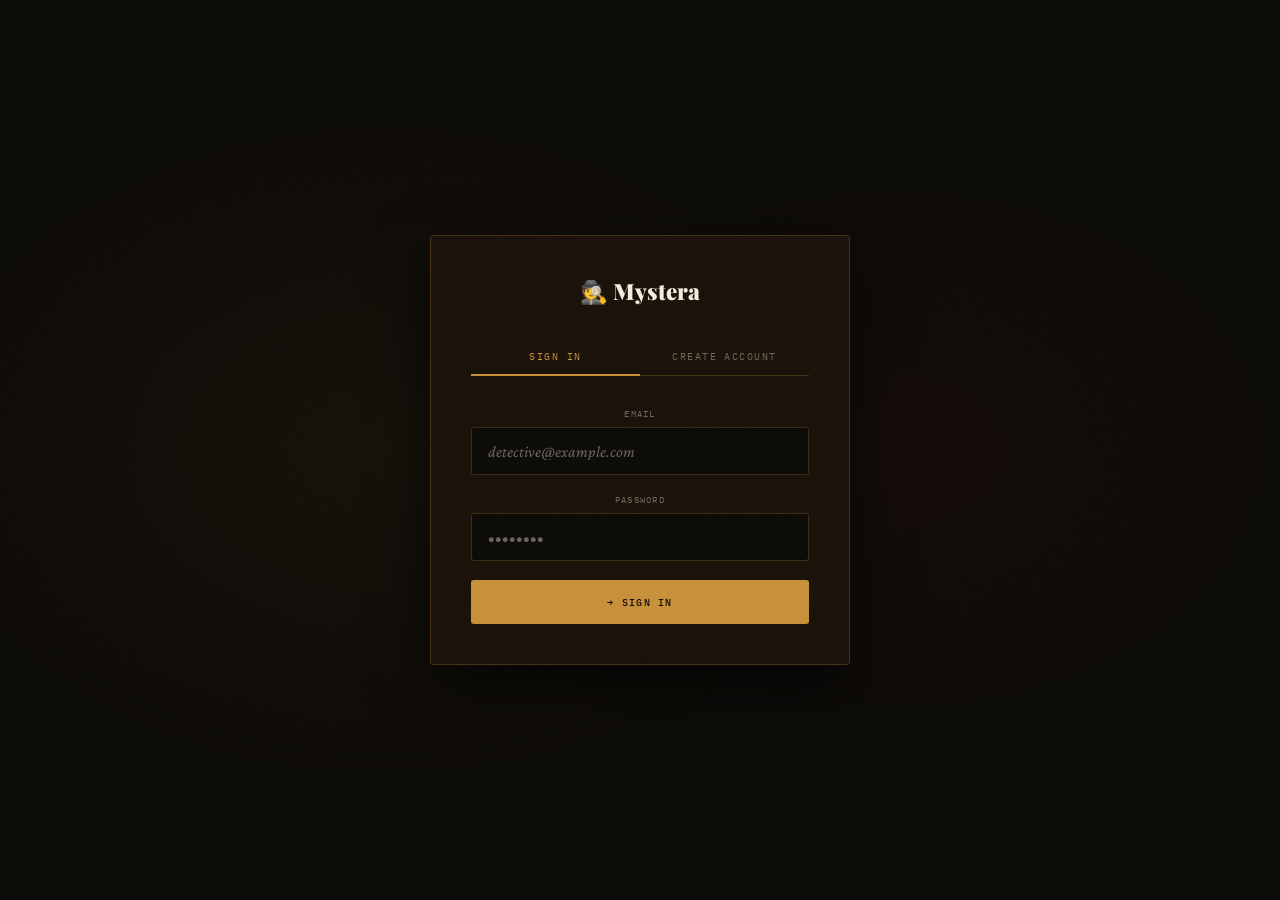
<file: frontend/login.html>
<!DOCTYPE html>
<html lang="en">
<head>
<meta charset="UTF-8">
<meta name="viewport" content="width=device-width, initial-scale=1.0">
<title>Mystera — Sign In</title>
<link rel="stylesheet" href="css/global.css">
<style>
body { display:flex; align-items:center; justify-content:center; min-height:100vh; padding:2rem; }
.auth-bg {
  position:fixed; inset:0;
  background: radial-gradient(ellipse 60% 60% at 30% 50%, rgba(200,145,58,0.05) 0%, transparent 65%),
              radial-gradient(ellipse 50% 50% at 70% 50%, rgba(139,26,26,0.06) 0%, transparent 60%);
}
.auth-box {
  position:relative; z-index:2;
  background:var(--ink-mid); border:1px solid var(--amber-border);
  border-radius:4px; padding:2.5rem;
  width:100%; max-width:420px;
  box-shadow:var(--shadow-lg);
  animation: fadeInUp 0.4s ease;
}
.auth-logo {
  text-align:center; margin-bottom:2rem;
  font-family:'Playfair Display',serif; font-size:1.4rem; font-weight:900; color:var(--amber);
}
.auth-logo span { color:var(--paper); }
.auth-tabs { display:flex; margin-bottom:2rem; border-bottom:1px solid var(--amber-border); }
.auth-tab {
  flex:1; background:none; border:none; border-bottom:2px solid transparent;
  color:var(--paper-muted); font-family:'IBM Plex Mono',monospace; font-size:0.65rem;
  letter-spacing:0.14em; text-transform:uppercase;
  padding:0.7rem; cursor:pointer; transition:all var(--transition); margin-bottom:-1px;
}
.auth-tab.active { color:var(--amber); border-bottom-color:var(--amber); }
.auth-form { display:none; }
.auth-form.active { display:block; }
.auth-divider { text-align:center; margin:1.5rem 0; font-family:'IBM Plex Mono',monospace; font-size:0.56rem; color:var(--paper-muted); letter-spacing:0.2em; }
.avatar-grid { display:flex; gap:0.5rem; flex-wrap:wrap; }
.avatar-opt {
  width:44px; height:44px; border-radius:50%;
  background:var(--ink); border:2px solid var(--paper-ghost);
  display:flex; align-items:center; justify-content:center; font-size:1.3rem;
  cursor:pointer; transition:all var(--transition);
}
.avatar-opt.selected { border-color:var(--amber); background:var(--amber-glow); }
.avatar-opt:hover { border-color:var(--amber-border); }
.error-msg { color:var(--red-bright); font-family:'IBM Plex Mono',monospace; font-size:0.62rem; margin-top:0.5rem; display:none; }
.error-msg.show { display:block; }
</style>
</head>
<body>
<div class="auth-bg"></div>

<div class="auth-box" style="text-align: center;">
    <a href="index.html" class="auth-logo" style="text-decoration: none; color: inherit; display: inline-block;">
        🕵️ <span>Mystera</span>
    </a>


  <div class="auth-tabs">
    <button class="auth-tab active" onclick="switchTab('login')">Sign In</button>
    <button class="auth-tab" onclick="switchTab('register')">Create Account</button>
  </div>

  <!-- LOGIN -->
  <form class="auth-form active" id="form-login" onsubmit="handleLogin(event)">
    <div class="form-group">
      <label class="form-label">Email</label>
      <input type="email" class="input" id="login-email" placeholder="detective@example.com" required>
    </div>
    <div class="form-group">
      <label class="form-label">Password</label>
      <input type="password" class="input" id="login-password" placeholder="••••••••" required>
    </div>
    <div class="error-msg" id="login-error"></div>
    <button type="submit" class="btn btn-primary btn-md w-full" id="login-btn">→ Sign In</button>
  </form>

  <!-- REGISTER -->
  <form class="auth-form" id="form-register" onsubmit="handleRegister(event)">
    <div class="form-group">
      <label class="form-label">Email</label>
      <input type="email" class="input" id="reg-email" placeholder="detective@example.com" required>
    </div>
    <div class="form-group">
      <label class="form-label">Detective Name</label>
      <input type="text" class="input" id="reg-username" placeholder="e.g. NightshadeK" minlength="3" required>
    </div>
    <div class="form-group">
      <label class="form-label">Password</label>
      <input type="password" class="input" id="reg-password" placeholder="Min. 8 characters" minlength="8" required>
    </div>
    <div class="form-group">
      <label class="form-label">Choose Avatar</label>
      <div class="avatar-grid" id="avatar-grid">
        <div class="avatar-opt selected" data-v="🕵️">🕵️</div>
        <div class="avatar-opt" data-v="🦅">🦅</div>
        <div class="avatar-opt" data-v="🌙">🌙</div>
        <div class="avatar-opt" data-v="🔍">🔍</div>
        <div class="avatar-opt" data-v="🐦">🐦</div>
        <div class="avatar-opt" data-v="⭐">⭐</div>
        <div class="avatar-opt" data-v="🗝️">🗝️</div>
        <div class="avatar-opt" data-v="💀">💀</div>
      </div>
    </div>
    <div class="error-msg" id="reg-error"></div>
    <button type="submit" class="btn btn-primary btn-md w-full" id="reg-btn">→ Create Account</button>
  </form>
</div>

<div id="toast-container"></div>

<script type="module">
import { api, toast } from './js/api.js';

let selectedAvatar = '🕵️';

window.switchTab = (tab) => {
  document.querySelectorAll('.auth-tab').forEach((t, i) => {
    t.classList.toggle('active', (i === 0 && tab === 'login') || (i === 1 && tab === 'register'));
  });
  document.getElementById('form-login').classList.toggle('active', tab === 'login');
  document.getElementById('form-register').classList.toggle('active', tab === 'register');
};

// Avatar selection
document.getElementById('avatar-grid').addEventListener('click', e => {
  const opt = e.target.closest('.avatar-opt');
  if (!opt) return;
  document.querySelectorAll('.avatar-opt').forEach(o => o.classList.remove('selected'));
  opt.classList.add('selected');
  selectedAvatar = opt.dataset.v;
});

window.handleLogin = async (e) => {
  e.preventDefault();
  const btn = document.getElementById('login-btn');
  const err = document.getElementById('login-error');
  btn.textContent = 'Signing in…'; btn.disabled = true;
  err.classList.remove('show');
  try {
    await api.login(
      document.getElementById('login-email').value,
      document.getElementById('login-password').value
    );
    window.location.href = 'cases.html';
  } catch (ex) {
    err.textContent = ex.message; err.classList.add('show');
    btn.textContent = '→ Sign In'; btn.disabled = false;
  }
};

window.handleRegister = async (e) => {
  e.preventDefault();
  const btn = document.getElementById('reg-btn');
  const err = document.getElementById('reg-error');
  btn.textContent = 'Creating…'; btn.disabled = true;
  err.classList.remove('show');
  try {
    await api.register(
      document.getElementById('reg-email').value,
      document.getElementById('reg-username').value,
      document.getElementById('reg-password').value,
      selectedAvatar
    );
    window.location.href = 'cases.html';
  } catch (ex) {
    err.textContent = ex.message; err.classList.add('show');
    btn.textContent = '→ Create Account'; btn.disabled = false;
  }
};
</script>
</body>
</html>
</file>
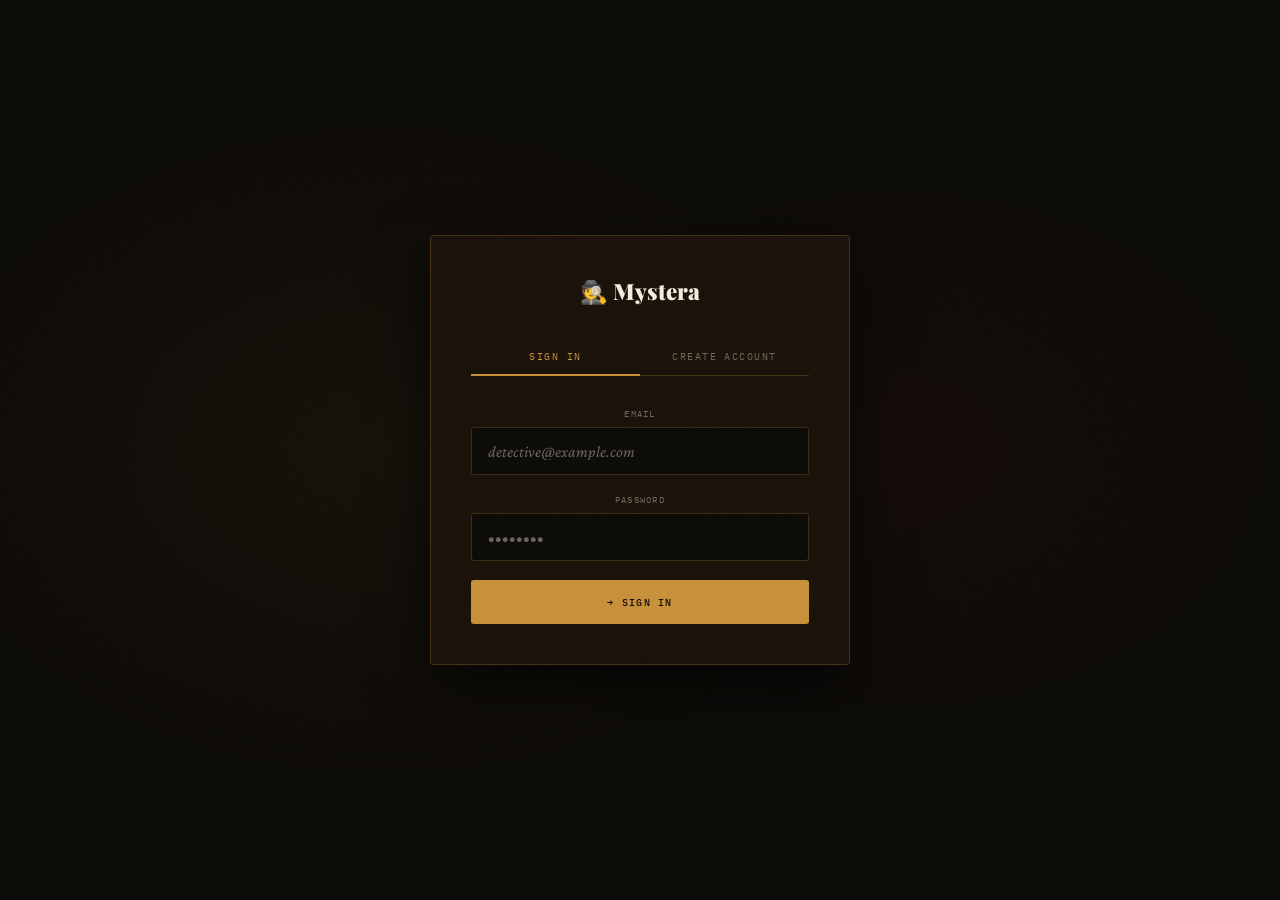
<file: frontend/profile.html>
<!DOCTYPE html>
<html lang="en">
<head>
<meta charset="UTF-8">
<meta name="viewport" content="width=device-width, initial-scale=1.0">
<title>Mystera — My Profile</title>
<link rel="stylesheet" href="css/global.css">
<style>
nav { position:fixed;top:0;left:0;right:0;z-index:500;height:var(--nav-h);display:flex;align-items:center;justify-content:space-between;padding:0 2.5rem;background:rgba(13,11,8,0.95);border-bottom:1px solid var(--amber-border);backdrop-filter:blur(10px); }
.nav-logo { font-family:'Playfair Display',serif;font-size:1.1rem;font-weight:900;color:var(--amber);text-decoration:none; }
.nav-logo span { color:var(--paper); }
.profile-layout { max-width:900px;margin:0 auto;padding:calc(var(--nav-h) + 2.5rem) 2rem 4rem;display:grid;grid-template-columns:280px 1fr;gap:2rem; }
@media(max-width:720px){.profile-layout{grid-template-columns:1fr}}

.profile-card { background:var(--ink-mid);border:1px solid var(--amber-border);border-radius:var(--radius);padding:2rem;text-align:center; }
.profile-avatar { font-size:4rem;display:block;margin-bottom:0.8rem; }
.profile-name { font-family:'Playfair Display',serif;font-size:1.5rem;font-weight:900;color:var(--paper); }
.profile-email { font-family:'IBM Plex Mono',monospace;font-size:0.6rem;color:var(--paper-muted);margin:0.3rem 0 1rem; }
.profile-tier { display:inline-flex;align-items:center;gap:0.4rem; }
.xp-bar-wrap { margin:1.5rem 0; }
.stats-grid { display:grid;grid-template-columns:1fr 1fr;gap:0.8rem;margin:1.5rem 0; }
.stat-box { background:var(--ink);border:1px solid var(--paper-ghost);border-radius:var(--radius);padding:0.9rem; }
.stat-box strong { display:block;font-family:'Playfair Display',serif;font-size:1.6rem;font-weight:900;color:var(--amber); }
.stat-box span { font-family:'IBM Plex Mono',monospace;font-size:0.5rem;color:var(--paper-muted);letter-spacing:0.1em;text-transform:uppercase; }

.achievements-grid { display:grid;grid-template-columns:repeat(auto-fill,minmax(90px,1fr));gap:0.6rem; }
.achievement { background:var(--ink);border:1px solid var(--paper-ghost);border-radius:var(--radius);padding:0.75rem;text-align:center; }
.achievement.earned { border-color:var(--amber-border);background:var(--amber-glow); }
.achievement-icon { font-size:1.5rem;display:block;margin-bottom:0.3rem; }
.achievement-name { font-family:'IBM Plex Mono',monospace;font-size:0.46rem;color:var(--paper-muted);letter-spacing:0.06em; }
.achievement.earned .achievement-name { color:var(--amber); }

.history-item { display:flex;align-items:center;gap:1rem;padding:0.85rem;border-bottom:1px solid var(--paper-ghost); }
.history-item:last-child { border-bottom:none; }
.h-status { font-size:1.2rem;width:32px;text-align:center; }
.h-title { font-family:'Playfair Display',serif;font-size:0.95rem;color:var(--paper); }
.h-meta { font-family:'IBM Plex Mono',monospace;font-size:0.52rem;color:var(--paper-muted);margin-top:0.15rem; }
.h-score { margin-left:auto;font-family:'Playfair Display',serif;font-size:1.1rem;font-weight:700;color:var(--amber); }
</style>
</head>
<body>
<nav>
  <a href="index.html" class="nav-logo">🕵️ <span>Mystera</span></a>
  <div style="display:flex;gap:0.8rem;align-items:center">
    <a href="cases.html" class="btn btn-ghost btn-sm">Cases</a>
    <button class="btn btn-danger btn-sm" onclick="doLogout()">Logout</button>
  </div>
</nav>

<div class="profile-layout">
  <!-- Sidebar -->
  <div>
    <div class="profile-card" id="profile-card">
      <span class="profile-avatar" id="p-avatar">🕵️</span>
      <div class="profile-name" id="p-name">Loading…</div>
      <div class="profile-email" id="p-email"></div>
      <div style="display:flex;justify-content:center" id="p-tier"></div>
      <div class="xp-bar-wrap">
        <div class="progress-meta"><span style="font-family:'IBM Plex Mono',monospace;font-size:0.56rem;color:var(--paper-muted);letter-spacing:0.1em">XP</span><span id="p-xp" style="font-family:'IBM Plex Mono',monospace;font-size:0.56rem;color:var(--amber)">0</span></div>
        <div class="progress-track"><div class="progress-fill" id="xp-bar" style="width:0%"></div></div>
      </div>
      <div class="stats-grid">
        <div class="stat-box"><strong id="p-solved">0</strong><span>Cases Solved</span></div>
        <div class="stat-box"><strong id="p-rank">—</strong><span>Global Rank</span></div>
      </div>
      <button class="btn btn-ghost btn-md w-full" onclick="doLogout()">Logout</button>
    </div>

    <div class="card" style="margin-top:1rem">
      <div class="card-header">Achievements</div>
      <div class="card-body">
        <div class="achievements-grid" id="achievements">
          <!-- populated by JS -->
        </div>
      </div>
    </div>
  </div>

  <!-- Main -->
  <div style="display:flex;flex-direction:column;gap:1.2rem">
    <div class="card">
      <div class="card-header">Case History</div>
      <div id="case-history" style="padding:0.5rem 0">
        <div style="text-align:center;padding:3rem;font-family:'Crimson Pro',serif;font-style:italic;color:var(--paper-muted)">Loading case history…</div>
      </div>
    </div>
  </div>
</div>

<div id="toast-container"></div>

<script type="module">
import { api, auth, toast } from './js/api.js';

if (!auth.loggedIn) { window.location.href = 'login.html'; }

const ACHIEVEMENTS = [
  { id:'first_blood', icon:'🩸', name:'First Case',    check: u => u.cases_solved >= 1 },
  { id:'sharp_eye',   icon:'🔍', name:'Sharp Eye',     check: u => u.cases_solved >= 3 },
  { id:'mastermind',  icon:'🧠', name:'Mastermind',    check: u => u.cases_solved >= 5 },
  { id:'century',     icon:'💯', name:'100 XP',        check: u => u.xp >= 100 },
  { id:'legendary',   icon:'🏆', name:'1000 XP',       check: u => u.xp >= 1000 },
  { id:'detective',   icon:'🕵️', name:'True Detective', check: u => u.cases_solved >= 10 },
];

async function load() {
  const user = auth.user;
  document.getElementById('p-avatar').textContent = user.avatar;
  document.getElementById('p-name').textContent = user.username;
  document.getElementById('p-email').textContent = user.email;
  document.getElementById('p-tier').innerHTML = `<span class="badge badge-${user.tier==='pro'?'detective':user.tier==='creator'?'mastermind':'rookie'}">${user.tier.toUpperCase()}</span>`;
  document.getElementById('p-xp').textContent = user.xp + ' XP';
  document.getElementById('xp-bar').style.width = Math.min(100,(user.xp % 1000) / 10) + '%';
  document.getElementById('p-solved').textContent = user.cases_solved;

  // Achievements
  document.getElementById('achievements').innerHTML = ACHIEVEMENTS.map(a => {
    const earned = a.check(user);
    return `<div class="achievement ${earned?'earned':''}">
      <span class="achievement-icon">${a.icon}</span>
      <div class="achievement-name">${a.name}</div>
    </div>`;
  }).join('');

  // Global rank
  try {
    const lb = await api.getGlobalLeaderboard();
    const me = lb.entries?.find(e => e.is_you);
    document.getElementById('p-rank').textContent = me ? '#' + me.rank : '—';
  } catch(_) {}

  // Case history placeholder
  document.getElementById('case-history').innerHTML = `
    <div class="history-item">
      <div class="h-status">📁</div>
      <div>
        <div class="h-title">No cases solved yet</div>
        <div class="h-meta">Start investigating to build your record</div>
      </div>
    </div>`;
}

window.doLogout = () => api.logout();
load();
</script>
</body>
</html>
</file>
<file: frontend/css/global.css>
/* ═══════════════════════════════════════════════════════════
   DetectiveOS — Global Design System
   Aesthetic: Noir Editorial — ink, aged paper, amber
   Mobile-first responsive — works on all screen sizes
═══════════════════════════════════════════════════════════ */
@import url('https://fonts.googleapis.com/css2?family=Playfair+Display:ital,wght@0,700;0,900;1,700&family=Special+Elite&family=IBM+Plex+Mono:wght@300;400;500&family=Crimson+Pro:ital,wght@0,300;0,400;1,300&display=swap');

/* ══════════════════════════════════════════════════════════
   TOKENS
══════════════════════════════════════════════════════════ */
:root {
  --ink:           #0d0b08;
  --ink-mid:       #1a1208;
  --ink-light:     #2a1f15;
  --paper:         #f4ede0;
  --paper-dim:     rgba(244,237,224,0.7);
  --paper-muted:   rgba(244,237,224,0.4);
  --paper-ghost:   rgba(244,237,224,0.12);
  --amber:         #c8913a;
  --amber-dark:    #9b6b20;
  --amber-glow:    rgba(200,145,58,0.15);
  --amber-border:  rgba(200,145,58,0.25);
  --red:           #8b1a1a;
  --red-bright:    #c0392b;
  --green:         #1a3a2a;
  --green-bright:  #5ab87a;
  --blue:          #2e4a7a;
  --blue-bright:   #7aabff;
  --shadow-sm:     0 2px 8px rgba(0,0,0,0.4);
  --shadow-md:     0 8px 24px rgba(0,0,0,0.5);
  --shadow-lg:     0 20px 60px rgba(0,0,0,0.7);
  --radius:        3px;

  /* Nav height — taller on mobile for thumb reach */
  --nav-h:         56px;

  /* Spacing scale */
  --space-xs:  0.25rem;
  --space-sm:  0.5rem;
  --space-md:  1rem;
  --space-lg:  1.5rem;
  --space-xl:  2rem;
  --space-2xl: 3rem;

  /* Page padding — tighter on mobile */
  --page-px:   1rem;

  --transition: 0.2s ease;
}

/* Desktop overrides */
@media (min-width: 768px) {
  :root {
    --nav-h:    56px;
    --page-px:  2rem;
  }
}
@media (min-width: 1200px) {
  :root {
    --page-px: 2.5rem;
  }
}

/* ══════════════════════════════════════════════════════════
   RESET
══════════════════════════════════════════════════════════ */
*, *::before, *::after {
  box-sizing: border-box;
  margin: 0;
  padding: 0;
  /* Prevent text resize on orientation change (iOS) */
  -webkit-text-size-adjust: 100%;
}

html {
  scroll-behavior: smooth;
  /* Fluid base — 15px on mobile, 16px on desktop */
  font-size: 15px;
}
@media (min-width: 768px) { html { font-size: 16px; } }

body {
  background: var(--ink);
  color: var(--paper);
  font-family: 'Crimson Pro', Georgia, serif;
  min-height: 100vh;
  /* Prevent horizontal scroll on mobile */
  overflow-x: hidden;
  -webkit-font-smoothing: antialiased;
  /* Safe area insets for notched phones */
  padding-left:  env(safe-area-inset-left);
  padding-right: env(safe-area-inset-right);
}

/* Grain overlay — reduced on mobile for performance */
body::before {
  content: '';
  position: fixed;
  inset: 0;
  pointer-events: none;
  z-index: 9000;
  opacity: 0.3;
  background-image: url("data:image/svg+xml,%3Csvg xmlns='http://www.w3.org/2000/svg' width='300' height='300'%3E%3Cfilter id='n'%3E%3CfeTurbulence type='fractalNoise' baseFrequency='0.9' numOctaves='4' stitchTiles='stitch'/%3E%3CfeColorMatrix type='saturate' values='0'/%3E%3C/filter%3E%3Crect width='300' height='300' filter='url(%23n)' opacity='0.05'/%3E%3C/svg%3E");
  background-size: 300px 300px;
}
@media (min-width: 768px) { body::before { opacity: 0.45; } }

/* ══════════════════════════════════════════════════════════
   TYPOGRAPHY — fluid scale
══════════════════════════════════════════════════════════ */
h1, h2, h3 {
  font-family: 'Playfair Display', serif;
  font-weight: 900;
  line-height: 1.1;
  /* Prevent overflow on narrow screens */
  overflow-wrap: break-word;
  word-break: break-word;
}
h4, h5 { font-family: 'Playfair Display', serif; font-weight: 700; }

/* Fluid type sizes */
h1 { font-size: clamp(1.9rem, 8vw, 5rem); }
h2 { font-size: clamp(1.4rem, 5vw, 3rem); }
h3 { font-size: clamp(1.1rem, 3.5vw, 1.8rem); }
h4 { font-size: clamp(1rem, 2.5vw, 1.3rem); }

p  { line-height: 1.7; overflow-wrap: break-word; }

.mono  { font-family: 'IBM Plex Mono', monospace; }
.serif { font-family: 'Crimson Pro', serif; }
.stamp { font-family: 'Special Elite', monospace; }

/* ══════════════════════════════════════════════════════════
   SCROLLBAR
══════════════════════════════════════════════════════════ */
::-webkit-scrollbar { width: 4px; height: 4px; }
::-webkit-scrollbar-track { background: transparent; }
::-webkit-scrollbar-thumb { background: rgba(200,145,58,0.25); border-radius: 2px; }
::-webkit-scrollbar-thumb:hover { background: rgba(200,145,58,0.5); }

/* ══════════════════════════════════════════════════════════
   NAVIGATION — mobile-first
══════════════════════════════════════════════════════════ */
nav {
  position: fixed;
  top: 0; left: 0; right: 0;
  z-index: 500;
  height: var(--nav-h);
  display: flex;
  align-items: center;
  justify-content: space-between;
  padding: 0 var(--page-px);
  background: rgba(13,11,8,0.96);
  border-bottom: 1px solid var(--amber-border);
  backdrop-filter: blur(10px);
  /* Safe area for notched phones */
  padding-left: max(var(--page-px), env(safe-area-inset-left));
  padding-right: max(var(--page-px), env(safe-area-inset-right));
}

.nav-logo {
  font-family: 'Playfair Display', serif;
  font-size: clamp(0.95rem, 4vw, 1.2rem);
  font-weight: 900;
  color: var(--amber);
  text-decoration: none;
  display: flex;
  align-items: center;
  gap: 0.4rem;
  flex-shrink: 0;
}
.nav-logo span { color: var(--paper); }

/* Nav links — hide text labels on very small screens */
.nav-links {
  display: flex;
  align-items: center;
  gap: 0.5rem;
}
@media (min-width: 480px) { .nav-links { gap: 0.75rem; } }
@media (min-width: 768px) { .nav-links { gap: 1.5rem; } }

.nav-link {
  font-family: 'IBM Plex Mono', monospace;
  font-size: 0.58rem;
  letter-spacing: 0.1em;
  text-transform: uppercase;
  color: var(--paper-muted);
  text-decoration: none;
  transition: color var(--transition);
  /* Hide secondary nav links on tiny screens */
  display: none;
}
@media (min-width: 540px) { .nav-link { display: inline; } }
.nav-link:hover { color: var(--amber); }

/* ══════════════════════════════════════════════════════════
   BUTTONS — larger tap targets on mobile
══════════════════════════════════════════════════════════ */
.btn {
  display: inline-flex;
  align-items: center;
  justify-content: center;
  gap: 0.4rem;
  font-family: 'IBM Plex Mono', monospace;
  font-size: 0.65rem;
  font-weight: 500;
  letter-spacing: 0.12em;
  text-transform: uppercase;
  border: none;
  cursor: pointer;
  border-radius: var(--radius);
  transition: all var(--transition);
  white-space: nowrap;
  text-decoration: none;
  /* Minimum tap target: 44px (Apple HIG) */
  min-height: 44px;
  padding: 0.6rem 1rem;
  /* Prevent double-tap zoom on iOS */
  touch-action: manipulation;
  -webkit-tap-highlight-color: transparent;
}

/* Size variants */
.btn-sm  { min-height: 36px; padding: 0.4rem 0.85rem; font-size: 0.58rem; }
.btn-md  { min-height: 44px; padding: 0.65rem 1.2rem; }
.btn-lg  { min-height: 48px; padding: 0.85rem 1.8rem; font-size: 0.72rem; }
.btn-xl  { min-height: 52px; padding: 0.95rem 2rem;   font-size: 0.78rem; }

/* Full-width button on mobile */
.btn-block { width: 100%; }
@media (min-width: 480px) { .btn-block { width: auto; } }

.btn-primary { background: var(--amber); color: var(--ink); }
.btn-primary:hover { background: #d4a04a; }
.btn-primary:active { background: var(--amber-dark); transform: scale(0.98); }

.btn-ghost {
  background: transparent;
  color: var(--paper-dim);
  border: 1px solid var(--paper-ghost);
}
.btn-ghost:hover  { border-color: var(--amber-border); color: var(--amber); }
.btn-ghost:active { background: var(--amber-glow); }

.btn-danger { background: var(--red); color: var(--paper); }
.btn-danger:hover { background: var(--red-bright); }

.btn-outline-amber {
  background: transparent;
  color: var(--amber);
  border: 1px solid var(--amber-border);
}
.btn-outline-amber:hover  { background: var(--amber); color: var(--ink); }
.btn-outline-amber:active { background: var(--amber-dark); color: var(--ink); }

/* Disabled state */
.btn:disabled,
.btn[disabled] {
  opacity: 0.45;
  cursor: not-allowed;
  pointer-events: none;
}

/* ══════════════════════════════════════════════════════════
   CARDS
══════════════════════════════════════════════════════════ */
.card {
  background: var(--ink-mid);
  border: 1px solid var(--amber-border);
  border-radius: var(--radius);
  overflow: hidden;
}
.card-header {
  padding: 0.65rem 1rem;
  background: var(--amber-glow);
  border-bottom: 1px solid var(--amber-border);
  font-family: 'IBM Plex Mono', monospace;
  font-size: 0.56rem;
  letter-spacing: 0.2em;
  text-transform: uppercase;
  color: var(--amber);
  display: flex;
  align-items: center;
  justify-content: space-between;
  gap: 0.5rem;
}
.card-body { padding: 1rem; }
@media (min-width: 768px) {
  .card-header { padding: 0.75rem 1.2rem; font-size: 0.58rem; }
  .card-body   { padding: 1.2rem; }
}

/* ══════════════════════════════════════════════════════════
   BADGES / TAGS
══════════════════════════════════════════════════════════ */
.badge {
  font-family: 'IBM Plex Mono', monospace;
  font-size: 0.5rem;
  letter-spacing: 0.12em;
  text-transform: uppercase;
  padding: 0.2rem 0.5rem;
  border-radius: 2px;
  display: inline-flex;
  align-items: center;
  gap: 0.25rem;
  white-space: nowrap;
}
.badge-rookie     { background: rgba(26,58,42,0.5);   color: #5ab87a; border: 1px solid rgba(90,184,122,0.3); }
.badge-detective  { background: rgba(46,74,122,0.5);  color: #7aabff; border: 1px solid rgba(122,171,255,0.3); }
.badge-mastermind { background: rgba(122,46,46,0.5);  color: #ff9a9a; border: 1px solid rgba(255,122,122,0.3); }
.badge-weekly     { background: rgba(139,26,26,0.7);  color: var(--paper); border: 1px solid rgba(192,57,43,0.4); }
.badge-xp         { background: var(--amber-glow); color: var(--amber); border: 1px solid var(--amber-border); }

/* ══════════════════════════════════════════════════════════
   FORMS — mobile-optimised
══════════════════════════════════════════════════════════ */
.input, .textarea, .select {
  background: var(--ink);
  border: 1px solid var(--amber-border);
  border-radius: var(--radius);
  color: var(--paper);
  font-family: 'Crimson Pro', serif;
  /* 16px minimum prevents iOS auto-zoom on focus */
  font-size: 1rem;
  padding: 0.75rem 1rem;
  width: 100%;
  outline: none;
  transition: border-color var(--transition);
  /* iOS fix: remove inner shadow */
  -webkit-appearance: none;
  appearance: none;
  /* Minimum tap target */
  min-height: 48px;
}
.input:focus, .textarea:focus, .select:focus {
  border-color: var(--amber);
  /* Highlight glow for accessibility */
  box-shadow: 0 0 0 3px rgba(200,145,58,0.15);
}
.input::placeholder, .textarea::placeholder {
  color: var(--paper-muted);
  font-style: italic;
}
.textarea {
  resize: vertical;
  min-height: 100px;
  line-height: 1.6;
  min-height: auto; /* override the 48px min-height for textarea */
}
.select { cursor: pointer; }

.form-label {
  display: block;
  font-family: 'IBM Plex Mono', monospace;
  font-size: 0.56rem;
  letter-spacing: 0.14em;
  text-transform: uppercase;
  color: var(--paper-muted);
  margin-bottom: 0.5rem;
}
.form-group { margin-bottom: 1.2rem; }

/* ══════════════════════════════════════════════════════════
   PROGRESS BARS
══════════════════════════════════════════════════════════ */
.progress-wrap { margin-bottom: 0.75rem; }
.progress-meta {
  display: flex;
  justify-content: space-between;
  font-family: 'IBM Plex Mono', monospace;
  font-size: 0.54rem;
  color: var(--paper-muted);
  margin-bottom: 0.3rem;
  letter-spacing: 0.07em;
}
.progress-track {
  height: 4px;
  background: var(--paper-ghost);
  border-radius: 2px;
  overflow: hidden;
}
.progress-fill {
  height: 100%;
  background: var(--amber);
  border-radius: 2px;
  transition: width 0.7s cubic-bezier(0.4,0,0.2,1);
}

/* ══════════════════════════════════════════════════════════
   DIVIDERS
══════════════════════════════════════════════════════════ */
.divider {
  height: 1px;
  background: linear-gradient(90deg, transparent, var(--amber-border), transparent);
  margin: 1.25rem 0;
}
@media (min-width: 768px) { .divider { margin: 1.5rem 0; } }

.divider-v {
  width: 1px;
  background: var(--paper-ghost);
  align-self: stretch;
}

/* ══════════════════════════════════════════════════════════
   GRID & LAYOUT UTILITIES
══════════════════════════════════════════════════════════ */
.container {
  width: 100%;
  max-width: 1140px;
  margin: 0 auto;
  padding: 0 var(--page-px);
}

/* Responsive 2-col grid — single column on mobile */
.grid-2 {
  display: grid;
  grid-template-columns: 1fr;
  gap: 1rem;
}
@media (min-width: 640px) {
  .grid-2 { grid-template-columns: 1fr 1fr; }
}

/* Responsive 3-col grid */
.grid-3 {
  display: grid;
  grid-template-columns: 1fr;
  gap: 1rem;
}
@media (min-width: 540px) {
  .grid-3 { grid-template-columns: 1fr 1fr; }
}
@media (min-width: 900px) {
  .grid-3 { grid-template-columns: 1fr 1fr 1fr; }
}

/* Auto-fill grid used for case cards */
.auto-grid {
  display: grid;
  grid-template-columns: 1fr;
  gap: 1rem;
}
@media (min-width: 480px) {
  .auto-grid { grid-template-columns: repeat(auto-fill, minmax(280px, 1fr)); }
}

/* ══════════════════════════════════════════════════════════
   UTILITY CLASSES
══════════════════════════════════════════════════════════ */
.text-amber  { color: var(--amber); }
.text-dim    { color: var(--paper-dim); }
.text-muted  { color: var(--paper-muted); }
.text-red    { color: var(--red-bright); }
.text-green  { color: var(--green-bright); }
.text-blue   { color: var(--blue-bright); }

.flex          { display: flex; }
.flex-col      { display: flex; flex-direction: column; }
.flex-wrap     { flex-wrap: wrap; }
.items-center  { align-items: center; }
.items-start   { align-items: flex-start; }
.justify-between { justify-content: space-between; }
.justify-center  { justify-content: center; }

.gap-xs { gap: 0.25rem; }
.gap-sm { gap: 0.5rem; }
.gap-md { gap: 1rem; }
.gap-lg { gap: 1.5rem; }

.w-full  { width: 100%; }
.hidden  { display: none !important; }
.italic  { font-style: italic; }

/* Show/hide at breakpoints */
.hide-mobile  { display: none; }
.hide-desktop { display: block; }
@media (min-width: 768px) {
  .hide-mobile  { display: block; }
  .hide-desktop { display: none; }
}

/* Truncate long text */
.truncate {
  overflow: hidden;
  text-overflow: ellipsis;
  white-space: nowrap;
}

/* ══════════════════════════════════════════════════════════
   ANIMATIONS
══════════════════════════════════════════════════════════ */
@keyframes fadeIn   { from { opacity:0; transform:translateY(6px); }  to { opacity:1; transform:translateY(0); } }
@keyframes fadeInUp { from { opacity:0; transform:translateY(20px); } to { opacity:1; transform:translateY(0); } }
@keyframes pulse    { 0%,100%{opacity:1} 50%{opacity:0.4} }
@keyframes blink    { 0%,100%{opacity:1} 50%{opacity:0.15} }
@keyframes spin     { to { transform: rotate(360deg); } }
@keyframes shimmer  { 0%{background-position:-200% 0} 100%{background-position:200% 0} }

.animate-fade    { animation: fadeIn 0.35s ease forwards; }
.animate-fade-up { animation: fadeInUp 0.5s ease forwards; }

/* Respect user's motion preference */
@media (prefers-reduced-motion: reduce) {
  *, *::before, *::after {
    animation-duration: 0.01ms !important;
    transition-duration: 0.01ms !important;
  }
}

/* ══════════════════════════════════════════════════════════
   SKELETON LOADING
══════════════════════════════════════════════════════════ */
.skeleton {
  background: linear-gradient(90deg, var(--ink-mid) 25%, var(--ink-light) 50%, var(--ink-mid) 75%);
  background-size: 200% 100%;
  animation: shimmer 1.5s infinite;
  border-radius: var(--radius);
}

/* ══════════════════════════════════════════════════════════
   TOAST NOTIFICATIONS — slide up from bottom on mobile
══════════════════════════════════════════════════════════ */
#toast-container {
  position: fixed;
  /* Bottom-center on mobile, bottom-right on desktop */
  bottom: 1rem;
  left: 50%;
  transform: translateX(-50%);
  z-index: 9999;
  display: flex;
  flex-direction: column;
  gap: 0.5rem;
  pointer-events: none;
  width: calc(100% - 2rem);
  max-width: 360px;
}
@media (min-width: 480px) {
  #toast-container {
    left: auto;
    right: 1.5rem;
    bottom: 1.5rem;
    transform: none;
    width: auto;
  }
}
@media (min-width: 768px) {
  #toast-container {
    right: 2rem;
    bottom: 2rem;
  }
}

.toast {
  background: var(--ink-mid);
  border: 1px solid var(--amber-border);
  border-radius: var(--radius);
  padding: 0.85rem 1.1rem;
  font-family: 'IBM Plex Mono', monospace;
  font-size: 0.62rem;
  letter-spacing: 0.07em;
  color: var(--paper-dim);
  box-shadow: var(--shadow-md);
  animation: fadeInUp 0.3s ease;
  pointer-events: auto;
  width: 100%;
}
.toast.success { border-color: rgba(90,184,122,0.4);  color: var(--green-bright); }
.toast.error   { border-color: rgba(192,57,43,0.4);   color: var(--red-bright); }
.toast.info    { border-color: var(--amber-border);    color: var(--amber); }

/* ══════════════════════════════════════════════════════════
   MODALS — full-screen sheet on mobile
══════════════════════════════════════════════════════════ */
.modal-overlay {
  display: none;
  position: fixed;
  inset: 0;
  background: rgba(0,0,0,0.88);
  z-index: 800;
  align-items: flex-end; /* Sheet slides up from bottom on mobile */
  justify-content: center;
  padding: 0;
  backdrop-filter: blur(6px);
}
.modal-overlay.open {
  display: flex;
  animation: fadeIn 0.25s ease;
}

.modal {
  background: var(--ink-mid);
  border: 1px solid var(--amber-border);
  /* Full width, rounded top corners on mobile */
  border-radius: 12px 12px 0 0;
  width: 100%;
  max-height: 92vh;
  overflow-y: auto;
  box-shadow: var(--shadow-lg);
  animation: slideUp 0.3s ease;
  /* Safe area for home indicator */
  padding-bottom: env(safe-area-inset-bottom);
}

@keyframes slideUp {
  from { transform: translateY(30px); opacity: 0; }
  to   { transform: translateY(0);    opacity: 1; }
}

/* On larger screens: centered dialog instead of sheet */
@media (min-width: 640px) {
  .modal-overlay {
    align-items: center;
    padding: 1.5rem;
  }
  .modal {
    border-radius: 4px;
    animation: fadeInUp 0.3s ease;
    padding-bottom: 0;
  }
}

.modal-sm  { max-width: 420px; }
.modal-md  { max-width: 580px; }
.modal-lg  { max-width: 820px; }

/* Modal drag handle on mobile */
.modal::before {
  content: '';
  display: block;
  width: 36px;
  height: 4px;
  background: var(--paper-ghost);
  border-radius: 2px;
  margin: 0.7rem auto 0;
}
@media (min-width: 640px) {
  .modal::before { display: none; }
}

/* ══════════════════════════════════════════════════════════
   PAGE LAYOUT — top padding for fixed nav
══════════════════════════════════════════════════════════ */
.page-content {
  padding-top: var(--nav-h);
}

.page-header {
  padding: calc(var(--nav-h) + 1.5rem) var(--page-px) 1.5rem;
  border-bottom: 1px solid var(--paper-ghost);
}
@media (min-width: 768px) {
  .page-header {
    padding: calc(var(--nav-h) + 2rem) var(--page-px) 2rem;
  }
}

/* ══════════════════════════════════════════════════════════
   SECTION HEADERS
══════════════════════════════════════════════════════════ */
.section-tag {
  font-family: 'IBM Plex Mono', monospace;
  font-size: 0.56rem;
  letter-spacing: 0.28em;
  text-transform: uppercase;
  color: var(--amber);
  margin-bottom: 0.6rem;
  display: block;
}
.section-title {
  font-size: clamp(1.5rem, 5vw, 2.8rem);
  color: var(--paper);
  margin-bottom: 1.5rem;
  line-height: 1.15;
}
@media (min-width: 768px) {
  .section-title { margin-bottom: 2rem; }
}

/* ══════════════════════════════════════════════════════════
   HERO SECTION
══════════════════════════════════════════════════════════ */
.hero {
  min-height: 100svh; /* svh = small viewport height — avoids mobile browser chrome */
  position: relative;
  display: flex;
  flex-direction: column;
  align-items: center;
  justify-content: center;
  text-align: center;
  padding: calc(var(--nav-h) + 2rem) var(--page-px) 3rem;
  overflow: hidden;
}

.hero-title {
  font-size: clamp(3.2rem, 14vw, 7.5rem);
  font-weight: 900;
  line-height: 0.9;
  color: var(--paper);
  margin-bottom: 0.6rem;
}
.hero-title em { font-style: italic; color: var(--amber); }

.hero-sub {
  font-family: 'Crimson Pro', serif;
  font-size: clamp(1rem, 3vw, 1.3rem);
  font-weight: 300;
  font-style: italic;
  color: var(--paper-muted);
  margin-bottom: 2rem;
  line-height: 1.6;
  max-width: 480px;
}

.hero-cta {
  display: flex;
  gap: 0.75rem;
  justify-content: center;
  flex-wrap: wrap;
  margin-bottom: 3rem;
  width: 100%;
}
/* Stack buttons vertically on very small screens */
@media (max-width: 360px) {
  .hero-cta { flex-direction: column; align-items: center; }
  .hero-cta .btn { width: 100%; max-width: 260px; justify-content: center; }
}

.hero-stats {
  display: grid;
  grid-template-columns: repeat(2, 1fr);
  gap: 1.2rem 2rem;
  border-top: 1px solid var(--paper-ghost);
  padding-top: 2rem;
  width: 100%;
  max-width: 420px;
}
@media (min-width: 640px) {
  .hero-stats {
    grid-template-columns: repeat(4, 1fr);
    max-width: none;
    gap: 0 3rem;
  }
}

.stat-num {
  font-family: 'Playfair Display', serif;
  font-size: clamp(1.5rem, 5vw, 2.2rem);
  font-weight: 900;
  color: var(--amber);
  display: block;
}
.stat-lbl {
  font-family: 'IBM Plex Mono', monospace;
  font-size: 0.52rem;
  letter-spacing: 0.2em;
  text-transform: uppercase;
  color: var(--paper-muted);
  margin-top: 0.2rem;
  display: block;
}

/* ══════════════════════════════════════════════════════════
   CASE CARDS
══════════════════════════════════════════════════════════ */
.case-card {
  background: linear-gradient(145deg, var(--ink-mid) 0%, var(--ink) 100%);
  border: 1px solid var(--amber-border);
  border-radius: var(--radius);
  overflow: hidden;
  cursor: pointer;
  transition: all 0.3s;
  text-decoration: none;
  display: block;
  position: relative;
}
.case-card:hover {
  border-color: rgba(200,145,58,0.55);
  transform: translateY(-3px);
  box-shadow: var(--shadow-lg);
}
/* Remove hover lift on touch devices */
@media (hover: none) {
  .case-card:hover { transform: none; }
  .case-card:active { opacity: 0.85; }
}

.case-scene {
  width: 100%;
  height: 140px;
  display: flex;
  align-items: center;
  justify-content: center;
  overflow: hidden;
}
@media (min-width: 768px) {
  .case-scene { height: 168px; }
}

.case-body { padding: 1rem 1.1rem 1.2rem; }
@media (min-width: 768px) {
  .case-body { padding: 1.2rem 1.4rem 1.4rem; }
}

.case-title {
  font-family: 'Playfair Display', serif;
  font-size: clamp(1rem, 3vw, 1.25rem);
  font-weight: 700;
  color: var(--paper);
  margin-bottom: 0.3rem;
  line-height: 1.2;
}

.case-footer {
  display: flex;
  justify-content: space-between;
  align-items: center;
  padding-top: 0.9rem;
  border-top: 1px solid var(--paper-ghost);
  flex-wrap: wrap;
  gap: 0.5rem;
}

.case-stats { display: flex; gap: 1rem; flex-wrap: wrap; }
.stat-mini {
  font-family: 'IBM Plex Mono', monospace;
  font-size: 0.52rem;
  color: var(--paper-muted);
  letter-spacing: 0.05em;
}
.stat-mini strong {
  display: block;
  font-family: 'Playfair Display', serif;
  font-size: 0.9rem;
  color: var(--amber);
  font-weight: 700;
}

/* ══════════════════════════════════════════════════════════
   FILTER BUTTONS (cases page)
══════════════════════════════════════════════════════════ */
.filter-row {
  display: flex;
  gap: 0.4rem;
  flex-wrap: wrap;
}
.filter-btn {
  background: transparent;
  border: 1px solid var(--paper-ghost);
  color: var(--paper-muted);
  font-family: 'IBM Plex Mono', monospace;
  font-size: 0.56rem;
  letter-spacing: 0.1em;
  text-transform: uppercase;
  padding: 0.42rem 0.9rem;
  cursor: pointer;
  border-radius: 2px;
  transition: all var(--transition);
  /* Tap target */
  min-height: 36px;
  touch-action: manipulation;
  -webkit-tap-highlight-color: transparent;
}
.filter-btn.active,
.filter-btn:hover {
  border-color: var(--amber);
  color: var(--amber);
  background: var(--amber-glow);
}

/* ══════════════════════════════════════════════════════════
   EVIDENCE GRID
══════════════════════════════════════════════════════════ */
.ev-grid {
  display: grid;
  grid-template-columns: repeat(auto-fill, minmax(150px, 1fr));
  gap: 0.75rem;
}
@media (min-width: 480px) {
  .ev-grid { grid-template-columns: repeat(auto-fill, minmax(175px, 1fr)); }
}

.ev-card {
  background: var(--ink);
  border: 1px solid rgba(200,145,58,0.12);
  border-radius: var(--radius);
  padding: 0.9rem;
  cursor: pointer;
  transition: all var(--transition);
  position: relative;
  /* Ensure minimum height for tap */
  min-height: 100px;
}
.ev-card:hover  { border-color: var(--amber-border); background: var(--ink-mid); }
.ev-card:active { opacity: 0.8; }
.ev-card.locked { opacity: 0.4; cursor: not-allowed; }

/* ══════════════════════════════════════════════════════════
   SUSPECT LIST (case detail page)
══════════════════════════════════════════════════════════ */
.suspect-list { display: flex; flex-direction: column; gap: 0.75rem; }

.suspect-row {
  background: var(--ink);
  border: 1px solid rgba(200,145,58,0.12);
  border-radius: var(--radius);
  padding: 1rem;
  display: grid;
  grid-template-columns: 44px 1fr auto;
  gap: 0.9rem;
  align-items: center;
  cursor: pointer;
  transition: all var(--transition);
  /* Good tap target */
  min-height: 72px;
  touch-action: manipulation;
  -webkit-tap-highlight-color: transparent;
}
@media (min-width: 480px) {
  .suspect-row { grid-template-columns: 48px 1fr auto; gap: 1rem; }
}
.suspect-row:hover  { border-color: var(--amber-border); background: var(--ink-mid); }
.suspect-row:active { opacity: 0.8; }

.s-avatar {
  width: 44px;
  height: 44px;
  border-radius: 50%;
  background: var(--ink-mid);
  border: 1px solid var(--amber-border);
  display: flex;
  align-items: center;
  justify-content: center;
  font-size: 1.2rem;
  flex-shrink: 0;
}
@media (min-width: 480px) {
  .s-avatar { width: 48px; height: 48px; font-size: 1.3rem; }
}

.s-name {
  font-family: 'Playfair Display', serif;
  font-size: clamp(0.9rem, 3vw, 1rem);
  font-weight: 700;
  color: var(--paper);
}
.s-role {
  font-family: 'IBM Plex Mono', monospace;
  font-size: 0.52rem;
  color: var(--paper-muted);
  letter-spacing: 0.07em;
  margin-top: 0.1rem;
}

/* ══════════════════════════════════════════════════════════
   INTERROGATION CHAT
══════════════════════════════════════════════════════════ */
.chat-in {
  font-size: 1rem; /* Prevent iOS zoom on focus */
  background: var(--ink-mid);
  border: 1px solid var(--amber-border);
  border-radius: 2px;
  color: var(--paper);
  padding: 0.7rem 0.9rem;
  outline: none;
  transition: border-color var(--transition);
  -webkit-appearance: none;
  min-height: 48px;
}
.chat-in:focus {
  border-color: var(--amber);
  box-shadow: 0 0 0 3px rgba(200,145,58,0.12);
}
.chat-in::placeholder { color: var(--paper-muted); font-style: italic; }

/* Quick question chips — scrollable row on mobile */
.quick-qs {
  display: flex;
  gap: 0.35rem;
  overflow-x: auto;
  -webkit-overflow-scrolling: touch;
  scrollbar-width: none;
  padding-bottom: 0.5rem;
}
.quick-qs::-webkit-scrollbar { display: none; }

.quick-q {
  background: rgba(244,237,224,0.03);
  border: 1px solid var(--paper-ghost);
  color: var(--paper-muted);
  font-family: 'Crimson Pro', serif;
  font-size: 0.82rem;
  font-style: italic;
  padding: 0.3rem 0.7rem;
  border-radius: 16px;
  cursor: pointer;
  transition: all var(--transition);
  white-space: nowrap;
  /* Tap target */
  min-height: 34px;
  display: flex;
  align-items: center;
  touch-action: manipulation;
  -webkit-tap-highlight-color: transparent;
  flex-shrink: 0;
}
.quick-q:hover,
.quick-q:active { border-color: var(--amber-border); color: var(--amber); background: var(--amber-glow); }

/* Chat messages */
.chat-msg { max-width: 85%; }
@media (min-width: 640px) { .chat-msg { max-width: 78%; } }

.msg-bubble {
  padding: 0.7rem 0.9rem;
  border-radius: 3px;
  font-family: 'Crimson Pro', serif;
  font-size: clamp(0.9rem, 2.5vw, 0.95rem);
  line-height: 1.6;
}

/* ══════════════════════════════════════════════════════════
   EVIDENCE BOARD — mobile toolbar
══════════════════════════════════════════════════════════ */
.board-toolbar {
  height: auto;
  min-height: 50px;
  display: flex;
  align-items: center;
  gap: 0.35rem;
  padding: 0.5rem var(--page-px);
  background: rgba(13,11,8,0.96);
  border-bottom: 1px solid var(--amber-border);
  overflow-x: auto;
  -webkit-overflow-scrolling: touch;
  scrollbar-width: none;
  flex-wrap: nowrap;
  /* Sticky below nav */
  position: sticky;
  top: var(--nav-h);
  z-index: 10;
}
.board-toolbar::-webkit-scrollbar { display: none; }

.board-tool {
  background: rgba(244,237,224,0.04);
  border: 1px solid var(--paper-ghost);
  color: var(--paper-muted);
  font-family: 'IBM Plex Mono', monospace;
  font-size: 0.54rem;
  letter-spacing: 0.09em;
  text-transform: uppercase;
  padding: 0.38rem 0.7rem;
  cursor: pointer;
  border-radius: 2px;
  transition: all var(--transition);
  white-space: nowrap;
  flex-shrink: 0;
  /* Tap target */
  min-height: 36px;
  touch-action: manipulation;
  -webkit-tap-highlight-color: transparent;
}
.board-tool.active,
.board-tool:hover { background: var(--amber-glow); border-color: var(--amber-border); color: var(--amber); }

/* Board canvas — full height minus nav + toolbar */
#board-canvas {
  width: 100%;
  height: calc(100vh - var(--nav-h) - 50px);
  /* Touch scrolling/panning */
  touch-action: pan-x pan-y;
  overflow: hidden;
  position: relative;
}

/* ══════════════════════════════════════════════════════════
   LEADERBOARD TABLE
══════════════════════════════════════════════════════════ */
.lb-row {
  display: grid;
  /* Compact: rank + user + score */
  grid-template-columns: 36px 1fr auto;
  gap: 0.75rem;
  align-items: center;
  padding: 0.8rem 0.9rem;
  border-bottom: 1px solid var(--paper-ghost);
  border-radius: var(--radius);
  margin-bottom: 2px;
  transition: background var(--transition);
}
@media (min-width: 480px) {
  .lb-row {
    grid-template-columns: 44px 1fr auto;
    gap: 1rem;
    padding: 0.9rem 1.1rem;
  }
}
.lb-row:hover { background: var(--amber-glow); }
.lb-row.you   { background: var(--amber-glow); border: 1px solid var(--amber-border); }

.lb-rank {
  font-family: 'Playfair Display', serif;
  font-size: clamp(1rem, 3.5vw, 1.3rem);
  font-weight: 900;
  color: var(--paper-muted);
  text-align: center;
}
.lb-rank.g { color: #ffd700; }
.lb-rank.s { color: #c0c0c0; }
.lb-rank.b { color: #cd7f32; }

.lb-uname {
  font-family: 'Special Elite', monospace;
  font-size: clamp(0.8rem, 2.5vw, 0.92rem);
  color: var(--paper);
}
.lb-cases {
  font-family: 'IBM Plex Mono', monospace;
  font-size: 0.5rem;
  color: var(--paper-muted);
  letter-spacing: 0.05em;
  margin-top: 0.08rem;
}
.lb-score-num {
  font-family: 'Playfair Display', serif;
  font-size: clamp(1rem, 3.5vw, 1.3rem);
  font-weight: 700;
  color: var(--amber);
}
.lb-score-lbl {
  font-family: 'IBM Plex Mono', monospace;
  font-size: 0.46rem;
  color: var(--paper-muted);
  letter-spacing: 0.1em;
}

/* ══════════════════════════════════════════════════════════
   PROFILE PAGE
══════════════════════════════════════════════════════════ */
.profile-layout {
  display: grid;
  grid-template-columns: 1fr;
  gap: 1.2rem;
  padding: calc(var(--nav-h) + 1.5rem) var(--page-px) 4rem;
  max-width: 900px;
  margin: 0 auto;
}
@media (min-width: 720px) {
  .profile-layout { grid-template-columns: 260px 1fr; gap: 2rem; }
}

.profile-card {
  background: var(--ink-mid);
  border: 1px solid var(--amber-border);
  border-radius: var(--radius);
  padding: 1.5rem 1.2rem;
  text-align: center;
}
@media (min-width: 768px) {
  .profile-card { padding: 2rem; }
}

.profile-avatar {
  font-size: clamp(2.8rem, 8vw, 4rem);
  display: block;
  margin-bottom: 0.8rem;
}
.profile-name {
  font-family: 'Playfair Display', serif;
  font-size: clamp(1.2rem, 4vw, 1.5rem);
  font-weight: 900;
  color: var(--paper);
}

.stats-grid {
  display: grid;
  grid-template-columns: 1fr 1fr;
  gap: 0.7rem;
  margin: 1.2rem 0;
}
.stat-box {
  background: var(--ink);
  border: 1px solid var(--paper-ghost);
  border-radius: var(--radius);
  padding: 0.85rem 0.7rem;
  text-align: center;
}
.stat-box strong {
  display: block;
  font-family: 'Playfair Display', serif;
  font-size: clamp(1.3rem, 4vw, 1.6rem);
  font-weight: 900;
  color: var(--amber);
}
.stat-box span {
  font-family: 'IBM Plex Mono', monospace;
  font-size: 0.48rem;
  color: var(--paper-muted);
  letter-spacing: 0.1em;
  text-transform: uppercase;
}

.achievements-grid {
  display: grid;
  grid-template-columns: repeat(3, 1fr);
  gap: 0.55rem;
}
@media (min-width: 400px) {
  .achievements-grid { grid-template-columns: repeat(auto-fill, minmax(80px, 1fr)); }
}

/* ══════════════════════════════════════════════════════════
   SOLVE (THEORY SUBMISSION) PAGE
══════════════════════════════════════════════════════════ */
.culprit-grid {
  display: grid;
  grid-template-columns: repeat(auto-fill, minmax(120px, 1fr));
  gap: 0.5rem;
}
@media (min-width: 480px) {
  .culprit-grid { grid-template-columns: repeat(auto-fill, minmax(135px, 1fr)); }
}

.culprit-opt {
  background: var(--ink);
  border: 1px solid var(--paper-ghost);
  border-radius: var(--radius);
  padding: 0.75rem 0.5rem;
  cursor: pointer;
  transition: all var(--transition);
  text-align: center;
  /* Tap target */
  min-height: 80px;
  touch-action: manipulation;
  -webkit-tap-highlight-color: transparent;
  display: flex;
  flex-direction: column;
  align-items: center;
  justify-content: center;
  gap: 0.3rem;
}
.culprit-opt:hover,
.culprit-opt:active { border-color: var(--amber-border); }
.culprit-opt.selected { border-color: var(--amber); background: var(--amber-glow); }

.co-avatar { font-size: 1.5rem; display: block; }
.co-name {
  font-family: 'Playfair Display', serif;
  font-size: clamp(0.7rem, 2.5vw, 0.8rem);
  font-weight: 700;
  color: var(--paper);
  line-height: 1.2;
}

.ev-check-grid {
  display: grid;
  grid-template-columns: 1fr;
  gap: 0.4rem;
}
@media (min-width: 480px) {
  .ev-check-grid { grid-template-columns: repeat(auto-fill, minmax(185px, 1fr)); }
}

.ev-check {
  display: flex;
  align-items: center;
  gap: 0.5rem;
  padding: 0.55rem 0.75rem;
  background: var(--ink);
  border: 1px solid var(--paper-ghost);
  border-radius: 2px;
  cursor: pointer;
  font-family: 'Crimson Pro', serif;
  font-size: 0.88rem;
  color: var(--paper-muted);
  transition: all var(--transition);
  /* Tap target */
  min-height: 44px;
  touch-action: manipulation;
  -webkit-tap-highlight-color: transparent;
}
.ev-check:hover,
.ev-check:active { border-color: var(--amber-border); }
.ev-check.checked { border-color: var(--amber-border); background: var(--amber-glow); color: var(--paper); }

.check-box {
  width: 16px;
  height: 16px;
  border: 1px solid var(--paper-muted);
  border-radius: 2px;
  flex-shrink: 0;
  display: flex;
  align-items: center;
  justify-content: center;
  font-size: 0.6rem;
  transition: all var(--transition);
}
.ev-check.checked .check-box {
  background: var(--amber);
  border-color: var(--amber);
  color: var(--ink);
  font-weight: 700;
}

/* ══════════════════════════════════════════════════════════
   SCORE MODAL
══════════════════════════════════════════════════════════ */
.score-modal-header {
  background: linear-gradient(135deg, #2a1f10, #1a1208);
  padding: 1.8rem 1.5rem;
  text-align: center;
  border-bottom: 1px solid var(--amber-border);
}
.score-big {
  font-family: 'Playfair Display', serif;
  font-size: clamp(3.5rem, 12vw, 4.5rem);
  font-weight: 900;
  color: var(--amber);
  line-height: 1;
}
.score-row {
  display: flex;
  justify-content: space-between;
  align-items: center;
  padding: 0.5rem 0;
  border-bottom: 1px solid var(--paper-ghost);
}
.score-row-lbl {
  font-family: 'IBM Plex Mono', monospace;
  font-size: 0.56rem;
  color: var(--paper-muted);
  letter-spacing: 0.08em;
}
.score-row-val {
  font-family: 'Playfair Display', serif;
  font-size: 1rem;
  font-weight: 700;
  color: var(--amber);
}
.score-row-val.zero { color: var(--paper-muted); }

/* ══════════════════════════════════════════════════════════
   CASE DETAIL PAGE LAYOUT
══════════════════════════════════════════════════════════ */
.case-layout {
  display: grid;
  grid-template-columns: 1fr;
  gap: 1.2rem;
  max-width: 1140px;
  margin: 0 auto;
  padding: 1.5rem var(--page-px) 4rem;
}
@media (min-width: 880px) {
  .case-layout { grid-template-columns: 1fr 300px; gap: 1.8rem; }
}
@media (min-width: 1024px) {
  .case-layout { grid-template-columns: 1fr 320px; }
}

/* Sidebar shows below main content on mobile */
.sidebar {
  display: flex;
  flex-direction: column;
  gap: 1rem;
  /* On mobile, limit height of sidebar card to avoid huge pages */
}

/* ══════════════════════════════════════════════════════════
   INTERROGATION LAYOUT
══════════════════════════════════════════════════════════ */
.interro-layout {
  display: grid;
  grid-template-columns: 1fr;
  height: calc(100vh - var(--nav-h));
}
@media (min-width: 700px) {
  .interro-layout { grid-template-columns: 220px 1fr; }
}
@media (min-width: 900px) {
  .interro-layout { grid-template-columns: 260px 1fr; }
}

/* Suspect panel — horizontal scrolling strip on mobile */
.suspect-panel {
  background: #110c08;
  border-right: none;
  border-bottom: 1px solid var(--amber-border);
  padding: 0.75rem var(--page-px);
  overflow-x: auto;
  -webkit-overflow-scrolling: touch;
  display: flex;
  flex-direction: row;
  gap: 0.75rem;
  scrollbar-width: none;
  flex-shrink: 0;
}
.suspect-panel::-webkit-scrollbar { display: none; }

@media (min-width: 700px) {
  .suspect-panel {
    flex-direction: column;
    overflow-x: hidden;
    overflow-y: auto;
    border-right: 1px solid var(--amber-border);
    border-bottom: none;
    padding: 1rem;
    height: 100%;
    width: 100%;
  }
}

/* Suspect card inside panel */
.sp-card {
  background: var(--ink-mid);
  border: 1px solid var(--amber-border);
  border-radius: var(--radius);
  padding: 0.85rem 1rem;
  cursor: pointer;
  transition: all var(--transition);
  position: relative;
  flex-shrink: 0;
  /* Fixed width on mobile horizontal strip */
  width: 140px;
  touch-action: manipulation;
  -webkit-tap-highlight-color: transparent;
}
@media (min-width: 700px) {
  .sp-card { width: auto; flex-shrink: 1; }
}
.sp-card:hover,
.sp-card.active { border-color: var(--amber); background: var(--amber-glow); }

/* ══════════════════════════════════════════════════════════
   CASE TABS
══════════════════════════════════════════════════════════ */
.case-tabs {
  display: flex;
  border-bottom: 1px solid var(--amber-border);
  margin-bottom: 1.2rem;
  overflow-x: auto;
  -webkit-overflow-scrolling: touch;
  scrollbar-width: none;
}
.case-tabs::-webkit-scrollbar { display: none; }

.case-tab {
  background: none;
  border: none;
  border-bottom: 2px solid transparent;
  margin-bottom: -1px;
  color: var(--paper-muted);
  font-family: 'IBM Plex Mono', monospace;
  font-size: 0.58rem;
  letter-spacing: 0.12em;
  text-transform: uppercase;
  padding: 0.65rem 0.9rem;
  cursor: pointer;
  white-space: nowrap;
  transition: all var(--transition);
  /* Tap target */
  min-height: 44px;
  touch-action: manipulation;
  -webkit-tap-highlight-color: transparent;
}
.case-tab.active { color: var(--amber); border-bottom-color: var(--amber); }

/* ══════════════════════════════════════════════════════════
   TIMELINE
══════════════════════════════════════════════════════════ */
.timeline { position: relative; padding-left: 1.6rem; }
.timeline::before {
  content: '';
  position: absolute;
  left: 5px; top: 0; bottom: 0;
  width: 1px;
  background: linear-gradient(180deg, var(--amber) 0%, rgba(200,145,58,0.08) 100%);
}
.tl-item {
  position: relative;
  margin-bottom: 1.4rem;
  padding-bottom: 1.4rem;
  border-bottom: 1px solid var(--paper-ghost);
}
.tl-item:last-child { border-bottom: none; margin-bottom: 0; }
.tl-dot {
  position: absolute;
  left: -1.4rem;
  top: 4px;
  width: 10px; height: 10px;
  border-radius: 50%;
  background: var(--amber);
  border: 2px solid var(--ink);
  box-shadow: 0 0 8px rgba(200,145,58,0.5);
}
.tl-time {
  font-family: 'IBM Plex Mono', monospace;
  font-size: 0.54rem;
  color: var(--amber);
  letter-spacing: 0.12em;
  margin-bottom: 0.2rem;
}
.tl-event {
  font-family: 'Playfair Display', serif;
  font-size: clamp(0.9rem, 2.5vw, 1rem);
  font-weight: 700;
  color: var(--paper);
  margin-bottom: 0.2rem;
}
.tl-detail {
  font-family: 'Crimson Pro', serif;
  font-size: clamp(0.82rem, 2vw, 0.9rem);
  color: var(--paper-muted);
  line-height: 1.55;
}

/* ══════════════════════════════════════════════════════════
   EVIDENCE TYPE COLOURS
══════════════════════════════════════════════════════════ */
.ev-photo     { color: #c8a87a; }
.ev-document  { color: #7aabff; }
.ev-phone_log { color: #5ab87a; }
.ev-cctv      { color: #ff9a9a; }
.ev-forensic  { color: #e0c060; }

/* ══════════════════════════════════════════════════════════
   FOOTER
══════════════════════════════════════════════════════════ */
footer {
  border-top: 1px solid var(--paper-ghost);
  padding: 2rem var(--page-px);
  padding-bottom: max(2rem, env(safe-area-inset-bottom));
  display: flex;
  align-items: center;
  justify-content: space-between;
  flex-wrap: wrap;
  gap: 0.75rem;
  font-family: 'IBM Plex Mono', monospace;
  font-size: 0.55rem;
  color: var(--paper-muted);
  letter-spacing: 0.08em;
}
.footer-logo { color: var(--amber); }

/* ══════════════════════════════════════════════════════════
   PRICING GRID (index page)
══════════════════════════════════════════════════════════ */
.pricing-grid {
  display: grid;
  grid-template-columns: 1fr;
  gap: 1rem;
}
@media (min-width: 600px) {
  .pricing-grid { grid-template-columns: repeat(auto-fill, minmax(240px, 1fr)); }
}

.pricing-card {
  background: var(--ink-mid);
  border: 1px solid var(--amber-border);
  border-radius: var(--radius);
  overflow: hidden;
  transition: transform var(--transition);
}
.pricing-card:hover { transform: translateY(-3px); }
@media (hover: none) { .pricing-card:hover { transform: none; } }
.pricing-card.featured { border-color: var(--amber); }
.pricing-header { padding: 1.5rem; border-bottom: 1px solid var(--amber-border); }
.pricing-tier {
  font-family: 'IBM Plex Mono', monospace;
  font-size: 0.56rem;
  letter-spacing: 0.18em;
  text-transform: uppercase;
  color: var(--amber);
  margin-bottom: 0.4rem;
}
.pricing-price {
  font-family: 'Playfair Display', serif;
  font-size: clamp(2rem, 6vw, 2.5rem);
  font-weight: 900;
  color: var(--paper);
}
.pricing-price span {
  font-size: 0.95rem;
  font-family: 'IBM Plex Mono', monospace;
  color: var(--paper-muted);
}
.pricing-body { padding: 1.2rem; }
.pricing-feature {
  font-family: 'Crimson Pro', serif;
  font-size: 0.9rem;
  color: var(--paper-dim);
  padding: 0.4rem 0;
  border-bottom: 1px solid var(--paper-ghost);
  display: flex;
  align-items: center;
  gap: 0.5rem;
}
.pricing-feature::before { content: '✓'; color: var(--amber); font-weight: 700; flex-shrink: 0; }
.pricing-feature.no::before { content: '✕'; color: var(--paper-muted); }
.pricing-feature.no { color: var(--paper-muted); }
.pricing-cta { padding: 1rem 1.2rem; }

/* ══════════════════════════════════════════════════════════
   FEATURES GRID (index page)
══════════════════════════════════════════════════════════ */
.features-grid {
  display: grid;
  grid-template-columns: 1fr;
  gap: 1rem;
}
@media (min-width: 480px) {
  .features-grid { grid-template-columns: 1fr 1fr; }
}
@media (min-width: 900px) {
  .features-grid { grid-template-columns: repeat(3, 1fr); }
}

.feature-card {
  background: var(--ink-mid);
  border: 1px solid var(--amber-border);
  border-radius: var(--radius);
  padding: 1.5rem;
  transition: all var(--transition);
}
.feature-card:hover { border-color: rgba(200,145,58,0.5); transform: translateY(-3px); box-shadow: var(--shadow-md); }
@media (hover: none) { .feature-card:hover { transform: none; box-shadow: none; } }
.feature-icon { font-size: 1.8rem; margin-bottom: 0.8rem; display: block; }
.feature-title {
  font-family: 'Playfair Display', serif;
  font-size: clamp(1rem, 3vw, 1.2rem);
  font-weight: 700;
  color: var(--paper);
  margin-bottom: 0.4rem;
}
.feature-desc {
  font-family: 'Crimson Pro', serif;
  font-size: 0.92rem;
  font-style: italic;
  color: var(--paper-muted);
  line-height: 1.6;
}

/* ══════════════════════════════════════════════════════════
   AUTH PAGE
══════════════════════════════════════════════════════════ */
.auth-box {
  background: var(--ink-mid);
  border: 1px solid var(--amber-border);
  border-radius: 4px;
  padding: 2rem 1.5rem;
  width: 100%;
  max-width: 420px;
  box-shadow: var(--shadow-lg);
  animation: fadeInUp 0.4s ease;
  /* Horizontal margin on small screens */
  margin: 0 auto;
}
@media (min-width: 480px) {
  .auth-box { padding: 2.5rem; }
}

.avatar-grid {
  display: grid;
  grid-template-columns: repeat(4, 1fr);
  gap: 0.5rem;
}
@media (min-width: 360px) {
  .avatar-grid { grid-template-columns: repeat(8, 1fr); }
}

.avatar-opt {
  width: 100%;
  aspect-ratio: 1;
  max-width: 48px;
  border-radius: 50%;
  background: var(--ink);
  border: 2px solid var(--paper-ghost);
  display: flex;
  align-items: center;
  justify-content: center;
  font-size: 1.2rem;
  cursor: pointer;
  transition: all var(--transition);
  touch-action: manipulation;
  -webkit-tap-highlight-color: transparent;
}
.avatar-opt.selected { border-color: var(--amber); background: var(--amber-glow); }
.avatar-opt:hover    { border-color: var(--amber-border); }

/* ══════════════════════════════════════════════════════════
   EMPTY STATES
══════════════════════════════════════════════════════════ */
.empty-state {
  text-align: center;
  padding: 3.5rem var(--page-px);
  color: var(--paper-muted);
  font-family: 'Crimson Pro', serif;
  font-style: italic;
  font-size: 1.05rem;
  line-height: 1.6;
}

/* ══════════════════════════════════════════════════════════
   WEEKLY BANNER ON CASE CARDS
══════════════════════════════════════════════════════════ */
.weekly-banner {
  position: absolute;
  top: 10px; right: 10px;
  z-index: 2;
  font-family: 'IBM Plex Mono', monospace;
  font-size: 0.46rem;
  letter-spacing: 0.16em;
  background: var(--red);
  color: var(--paper);
  padding: 0.18rem 0.5rem;
  border-radius: 2px;
  text-transform: uppercase;
}
</file>
